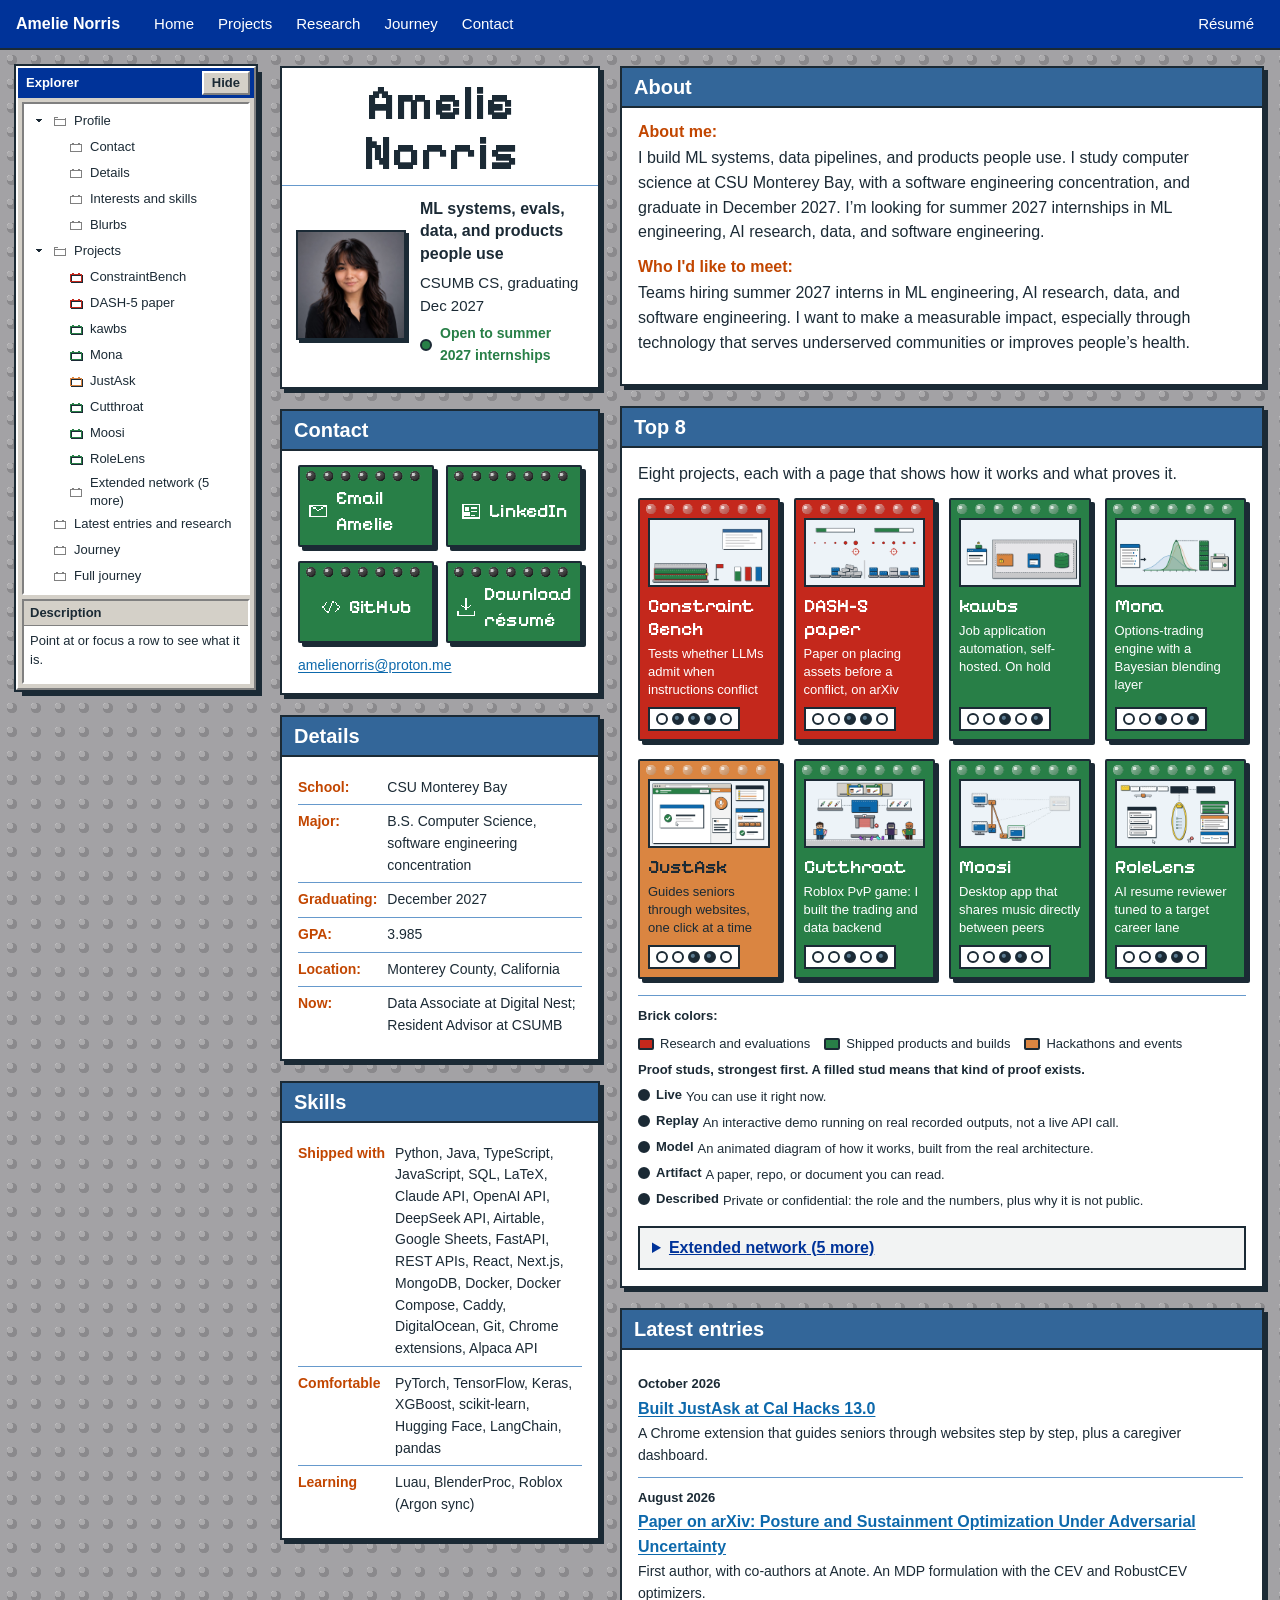
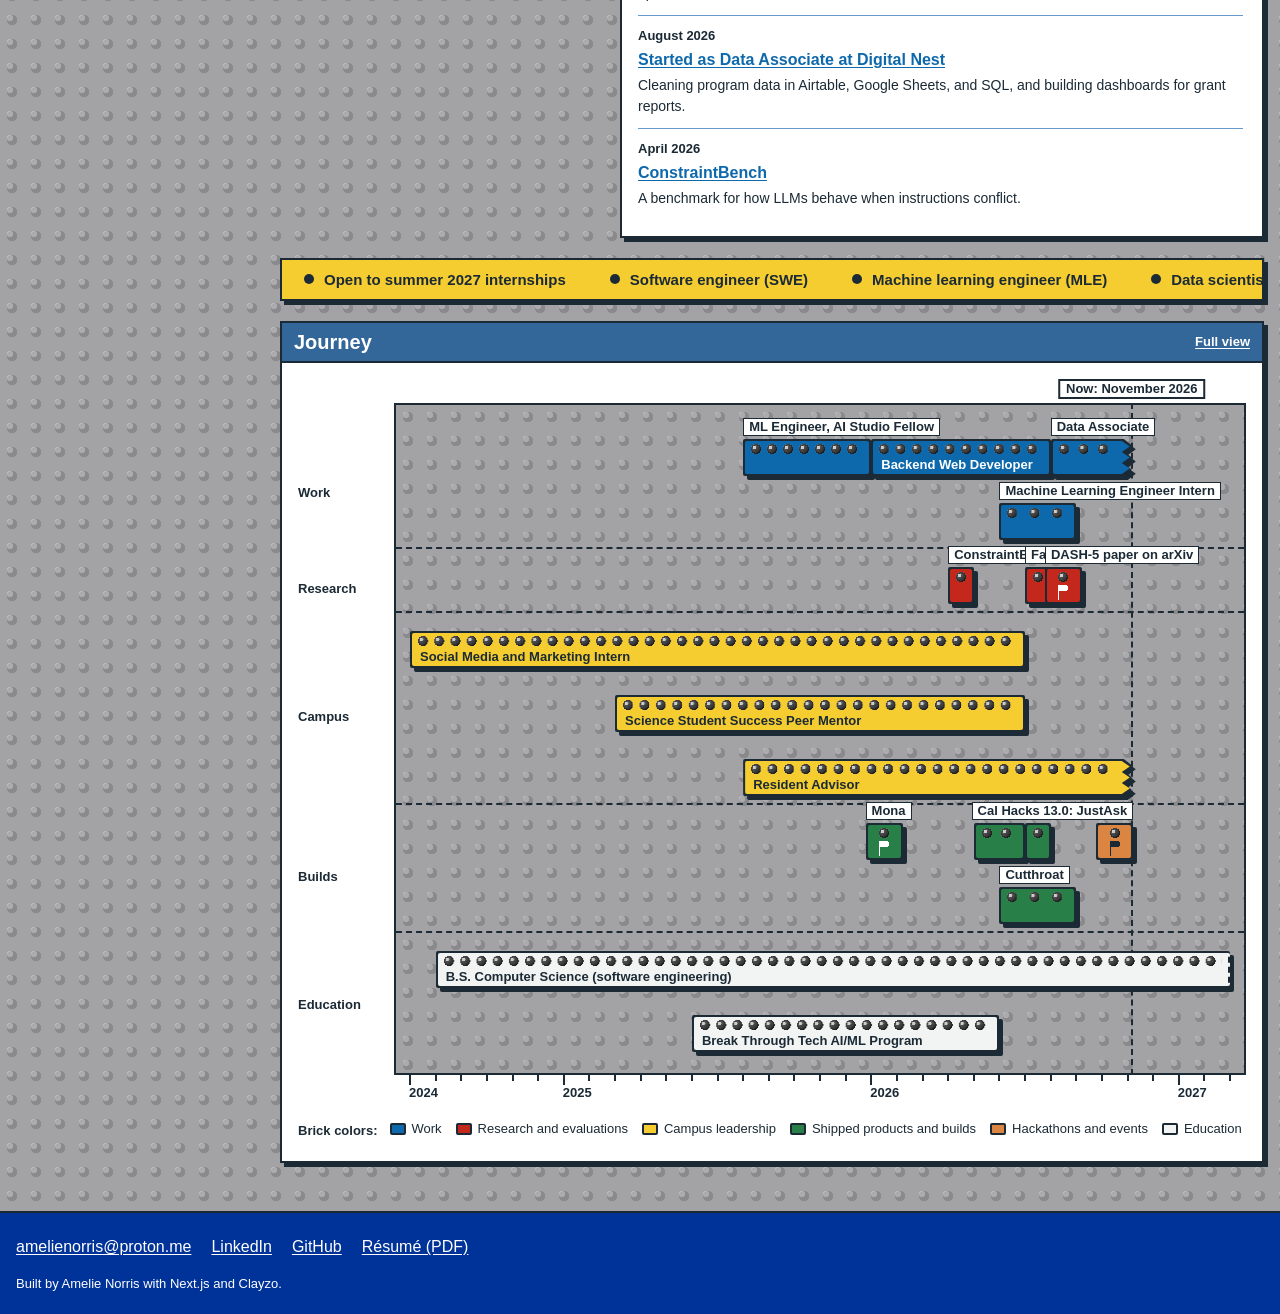
<file: index.html>
<!DOCTYPE html><html lang="en-US" class="BNorjW_variable"><head><meta charSet="utf-8"/><meta name="viewport" content="width=device-width, initial-scale=1"/><link rel="preload" href="/_next/static/media/034111bd5fecc463-s.p.0m75r3fswdwux.woff2" as="font" crossorigin="" type="font/woff2"/><link rel="preload" href="/amelie-headshot.jpg" as="image" fetchPriority="high"/><link rel="stylesheet" href="/_next/static/chunks/2y4-d6axaafzb.css" data-precedence="next"/><link rel="stylesheet" href="/_next/static/chunks/2d0fiwyvo0wap.css" data-precedence="next"/><link rel="preload" as="script" fetchPriority="low" href="/_next/static/chunks/310vm2bl3xxpt.js"/><script src="/_next/static/chunks/1wnov70f88xjy.js" async=""></script><script src="/_next/static/chunks/1e2e66heuz-e0.js" async=""></script><script src="/_next/static/chunks/0c98xzjfks9hq.js" async=""></script><script src="/_next/static/chunks/turbopack-2u1d16houkiyo.js" async=""></script><script src="/_next/static/chunks/21s67f6qi7gc6.js" async=""></script><script src="/_next/static/chunks/3ca4lnae2fz4l.js" async=""></script><meta name="theme-color" content="#003399"/><title>Amelie Norris · ML systems, evals, and data</title><meta name="description" content="Amelie Norris: CS student at CSU Monterey Bay, graduating December 2027. Builds ML systems, evaluations, data pipelines, and products people use. Open to summer 2027 internships."/><meta property="og:title" content="Amelie Norris · ML systems, evals, and data"/><meta property="og:description" content="CS at CSU Monterey Bay, December 2027. Open to summer 2027 internships in ML engineering, AI research, data, and software engineering."/><meta property="og:url" content="https://amelienorris.github.io/"/><meta property="og:image" content="https://amelienorris.github.io/og.png"/><meta property="og:image:width" content="1200"/><meta property="og:image:height" content="630"/><meta property="og:image:alt" content="Amelie Norris, ML systems, evals, and data, built from bricks"/><meta property="og:type" content="website"/><meta name="twitter:card" content="summary_large_image"/><meta name="twitter:title" content="Amelie Norris · ML systems, evals, and data"/><meta name="twitter:description" content="CS at CSU Monterey Bay, December 2027. Open to summer 2027 internships in ML engineering, AI research, data, and software engineering."/><meta name="twitter:image" content="https://amelienorris.github.io/og.png"/><meta name="twitter:image:alt" content="Amelie Norris, ML systems, evals, and data, built from bricks"/><meta name="twitter:image:width" content="1200"/><meta name="twitter:image:height" content="630"/><link rel="icon" href="/favicon.svg"/><meta name="next-size-adjust" content=""/><script>try{if((location.pathname==='/'||location.pathname===""||location.pathname==="/")&&!localStorage.getItem('built')){document.documentElement.dataset.build='1';localStorage.setItem('built','1')}}catch(e){}</script><script src="/_next/static/chunks/0cz1d0mv5g_q7.js" noModule=""></script></head><body><div hidden=""><!--$--><!--/$--></div><a class="skip-link" href="#main">Skip to content</a><header class="dQ673a_bar"><div class="dQ673a_inner"><a class="dQ673a_brand" href="/">Amelie Norris</a><nav aria-label="Main" class="dQ673a_nav"><ul class="dQ673a_links"><li><a href="/">Home</a></li><li><a href="/#projects">Projects</a></li><li><a href="/#research">Research</a></li><li><a href="/journey/">Journey</a></li><li><a href="/#contact">Contact</a></li></ul><ul class="dQ673a_right"><li><a href="/resume.pdf">Résumé</a></li></ul></nav><div class="Q5LJxq_wrap"><button type="button" class="Q5LJxq_toggle" aria-expanded="false" aria-controls="mobile-menu"><span class="Q5LJxq_icon" aria-hidden="true"><svg viewBox="0 0 16 16" width="100%" height="100%" shape-rendering="crispEdges" fill="currentColor" aria-hidden="true"><rect x="1" y="3" width="14" height="2"></rect><rect x="1" y="7" width="14" height="2"></rect><rect x="1" y="11" width="14" height="2"></rect></svg></span>Menu</button></div></div></header><div class="CUj6aG_shell"><aside class="GqU1_a_panel" data-state="auto" data-home="1" aria-label="Explorer"><div class="GqU1_a_titleBar"><span class="GqU1_a_title">Explorer</span><button type="button" class="GqU1_a_collapse" aria-controls="explorer-tree"><span class="GqU1_a_openLabel">Hide</span><span class="GqU1_a_closedLabel">Show</span><span class="visually-hidden"> Explorer</span></button></div><nav id="explorer-tree" class="GqU1_a_body" aria-label="Site map"><ul class="GqU1_a_tree" role="list"><li class="GqU1_a_item"><div class="GqU1_a_row" style="padding-left:4px"><button type="button" class="GqU1_a_caret" aria-expanded="true"><span aria-hidden="true"><svg viewBox="0 0 16 16" width="100%" height="100%" shape-rendering="crispEdges" fill="currentColor" aria-hidden="true"><rect x="3" y="5" width="10" height="1"></rect><rect x="4" y="6" width="8" height="1"></rect><rect x="5" y="7" width="6" height="1"></rect><rect x="6" y="8" width="4" height="1"></rect><rect x="7" y="9" width="2" height="1"></rect></svg></span><span class="visually-hidden">Collapse<!-- --> <!-- -->Profile</span></button><span class="GqU1_a_icon" aria-hidden="true"><svg viewBox="0 0 16 16" width="100%" height="100%" shape-rendering="crispEdges" fill="currentColor" aria-hidden="true"><rect x="1" y="3" width="5" height="1"></rect><rect x="1" y="3" width="1" height="11"></rect><rect x="6" y="4" width="8" height="1"></rect><rect x="14" y="4" width="1" height="10"></rect><rect x="1" y="13" width="14" height="1"></rect><rect x="2" y="6" width="12" height="1"></rect></svg></span><a class="GqU1_a_link" href="/">Profile</a></div><ul class="GqU1_a_tree" role="list"><li class="GqU1_a_item"><div class="GqU1_a_row" style="padding-left:20px"><span class="GqU1_a_caretSpacer"></span><span class="GqU1_a_icon" aria-hidden="true"><svg viewBox="0 0 16 16" width="100%" height="100%" shape-rendering="crispEdges" fill="currentColor" aria-hidden="true"><rect x="3" y="3" width="3" height="2"></rect><rect x="10" y="3" width="3" height="2"></rect><rect x="1" y="5" width="14" height="1"></rect><rect x="1" y="5" width="1" height="9"></rect><rect x="14" y="5" width="1" height="9"></rect><rect x="1" y="13" width="14" height="1"></rect></svg></span><a class="GqU1_a_link" href="/#contact">Contact</a></div></li><li class="GqU1_a_item"><div class="GqU1_a_row" style="padding-left:20px"><span class="GqU1_a_caretSpacer"></span><span class="GqU1_a_icon" aria-hidden="true"><svg viewBox="0 0 16 16" width="100%" height="100%" shape-rendering="crispEdges" fill="currentColor" aria-hidden="true"><rect x="3" y="3" width="3" height="2"></rect><rect x="10" y="3" width="3" height="2"></rect><rect x="1" y="5" width="14" height="1"></rect><rect x="1" y="5" width="1" height="9"></rect><rect x="14" y="5" width="1" height="9"></rect><rect x="1" y="13" width="14" height="1"></rect></svg></span><a class="GqU1_a_link" href="/#details">Details</a></div></li><li class="GqU1_a_item"><div class="GqU1_a_row" style="padding-left:20px"><span class="GqU1_a_caretSpacer"></span><span class="GqU1_a_icon" aria-hidden="true"><svg viewBox="0 0 16 16" width="100%" height="100%" shape-rendering="crispEdges" fill="currentColor" aria-hidden="true"><rect x="3" y="3" width="3" height="2"></rect><rect x="10" y="3" width="3" height="2"></rect><rect x="1" y="5" width="14" height="1"></rect><rect x="1" y="5" width="1" height="9"></rect><rect x="14" y="5" width="1" height="9"></rect><rect x="1" y="13" width="14" height="1"></rect></svg></span><a class="GqU1_a_link" href="/#interests">Interests and skills</a></div></li><li class="GqU1_a_item"><div class="GqU1_a_row" style="padding-left:20px"><span class="GqU1_a_caretSpacer"></span><span class="GqU1_a_icon" aria-hidden="true"><svg viewBox="0 0 16 16" width="100%" height="100%" shape-rendering="crispEdges" fill="currentColor" aria-hidden="true"><rect x="3" y="3" width="3" height="2"></rect><rect x="10" y="3" width="3" height="2"></rect><rect x="1" y="5" width="14" height="1"></rect><rect x="1" y="5" width="1" height="9"></rect><rect x="14" y="5" width="1" height="9"></rect><rect x="1" y="13" width="14" height="1"></rect></svg></span><a class="GqU1_a_link" href="/#blurbs">Blurbs</a></div></li></ul></li><li class="GqU1_a_item"><div class="GqU1_a_row" style="padding-left:4px"><button type="button" class="GqU1_a_caret" aria-expanded="true"><span aria-hidden="true"><svg viewBox="0 0 16 16" width="100%" height="100%" shape-rendering="crispEdges" fill="currentColor" aria-hidden="true"><rect x="3" y="5" width="10" height="1"></rect><rect x="4" y="6" width="8" height="1"></rect><rect x="5" y="7" width="6" height="1"></rect><rect x="6" y="8" width="4" height="1"></rect><rect x="7" y="9" width="2" height="1"></rect></svg></span><span class="visually-hidden">Collapse<!-- --> <!-- -->Projects</span></button><span class="GqU1_a_icon" aria-hidden="true"><svg viewBox="0 0 16 16" width="100%" height="100%" shape-rendering="crispEdges" fill="currentColor" aria-hidden="true"><rect x="1" y="3" width="5" height="1"></rect><rect x="1" y="3" width="1" height="11"></rect><rect x="6" y="4" width="8" height="1"></rect><rect x="14" y="4" width="1" height="10"></rect><rect x="1" y="13" width="14" height="1"></rect><rect x="2" y="6" width="12" height="1"></rect></svg></span><a class="GqU1_a_link" href="/#projects">Projects</a></div><ul class="GqU1_a_tree" role="list"><li class="GqU1_a_item"><div class="GqU1_a_row" style="padding-left:20px"><span class="GqU1_a_caretSpacer"></span><span class="GqU1_a_icon" data-cat="research" aria-hidden="true"><svg viewBox="0 0 16 16" width="100%" height="100%" shape-rendering="crispEdges" fill="currentColor" aria-hidden="true"><rect x="3" y="3" width="3" height="2"></rect><rect x="10" y="3" width="3" height="2"></rect><rect x="1" y="5" width="14" height="1"></rect><rect x="1" y="5" width="1" height="9"></rect><rect x="14" y="5" width="1" height="9"></rect><rect x="1" y="13" width="14" height="1"></rect></svg></span><a class="GqU1_a_link" aria-describedby="_R_2tb_-projectsconstraintbench" href="/projects/constraintbench/">ConstraintBench</a><span id="_R_2tb_-projectsconstraintbench" class="visually-hidden">A benchmark for silent rule-breaking in LLMs</span></div></li><li class="GqU1_a_item"><div class="GqU1_a_row" style="padding-left:20px"><span class="GqU1_a_caretSpacer"></span><span class="GqU1_a_icon" data-cat="research" aria-hidden="true"><svg viewBox="0 0 16 16" width="100%" height="100%" shape-rendering="crispEdges" fill="currentColor" aria-hidden="true"><rect x="3" y="3" width="3" height="2"></rect><rect x="10" y="3" width="3" height="2"></rect><rect x="1" y="5" width="14" height="1"></rect><rect x="1" y="5" width="1" height="9"></rect><rect x="14" y="5" width="1" height="9"></rect><rect x="1" y="13" width="14" height="1"></rect></svg></span><a class="GqU1_a_link" aria-describedby="_R_2tb_-projectsdash5" href="/projects/dash-5/">DASH-5 paper</a><span id="_R_2tb_-projectsdash5" class="visually-hidden">Co-authored arXiv paper on posture planning as an MDP</span></div></li><li class="GqU1_a_item"><div class="GqU1_a_row" style="padding-left:20px"><span class="GqU1_a_caretSpacer"></span><span class="GqU1_a_icon" data-cat="builds" aria-hidden="true"><svg viewBox="0 0 16 16" width="100%" height="100%" shape-rendering="crispEdges" fill="currentColor" aria-hidden="true"><rect x="3" y="3" width="3" height="2"></rect><rect x="10" y="3" width="3" height="2"></rect><rect x="1" y="5" width="14" height="1"></rect><rect x="1" y="5" width="1" height="9"></rect><rect x="14" y="5" width="1" height="9"></rect><rect x="1" y="13" width="14" height="1"></rect></svg></span><a class="GqU1_a_link" aria-describedby="_R_2tb_-projectskawbs" href="/projects/kawbs/">kawbs</a><span id="_R_2tb_-projectskawbs" class="visually-hidden">Job application automation platform on DigitalOcean</span></div></li><li class="GqU1_a_item"><div class="GqU1_a_row" style="padding-left:20px"><span class="GqU1_a_caretSpacer"></span><span class="GqU1_a_icon" data-cat="builds" aria-hidden="true"><svg viewBox="0 0 16 16" width="100%" height="100%" shape-rendering="crispEdges" fill="currentColor" aria-hidden="true"><rect x="3" y="3" width="3" height="2"></rect><rect x="10" y="3" width="3" height="2"></rect><rect x="1" y="5" width="14" height="1"></rect><rect x="1" y="5" width="1" height="9"></rect><rect x="14" y="5" width="1" height="9"></rect><rect x="1" y="13" width="14" height="1"></rect></svg></span><a class="GqU1_a_link" aria-describedby="_R_2tb_-projectsmona" href="/projects/mona/">Mona</a><span id="_R_2tb_-projectsmona" class="visually-hidden">Autonomous options trading on Alpaca with Black-Litterman</span></div></li><li class="GqU1_a_item"><div class="GqU1_a_row" style="padding-left:20px"><span class="GqU1_a_caretSpacer"></span><span class="GqU1_a_icon" data-cat="hackathons" aria-hidden="true"><svg viewBox="0 0 16 16" width="100%" height="100%" shape-rendering="crispEdges" fill="currentColor" aria-hidden="true"><rect x="3" y="3" width="3" height="2"></rect><rect x="10" y="3" width="3" height="2"></rect><rect x="1" y="5" width="14" height="1"></rect><rect x="1" y="5" width="1" height="9"></rect><rect x="14" y="5" width="1" height="9"></rect><rect x="1" y="13" width="14" height="1"></rect></svg></span><a class="GqU1_a_link" aria-describedby="_R_2tb_-projectsjustask" href="/projects/justask/">JustAsk</a><span id="_R_2tb_-projectsjustask" class="visually-hidden">Chrome extension for seniors plus a caregiver dashboard</span></div></li><li class="GqU1_a_item"><div class="GqU1_a_row" style="padding-left:20px"><span class="GqU1_a_caretSpacer"></span><span class="GqU1_a_icon" data-cat="builds" aria-hidden="true"><svg viewBox="0 0 16 16" width="100%" height="100%" shape-rendering="crispEdges" fill="currentColor" aria-hidden="true"><rect x="3" y="3" width="3" height="2"></rect><rect x="10" y="3" width="3" height="2"></rect><rect x="1" y="5" width="14" height="1"></rect><rect x="1" y="5" width="1" height="9"></rect><rect x="14" y="5" width="1" height="9"></rect><rect x="1" y="13" width="14" height="1"></rect></svg></span><a class="GqU1_a_link" aria-describedby="_R_2tb_-projectscutthroat" href="/projects/cutthroat/">Cutthroat</a><span id="_R_2tb_-projectscutthroat" class="visually-hidden">Round-based Roblox PvP game, backend services</span></div></li><li class="GqU1_a_item"><div class="GqU1_a_row" style="padding-left:20px"><span class="GqU1_a_caretSpacer"></span><span class="GqU1_a_icon" data-cat="builds" aria-hidden="true"><svg viewBox="0 0 16 16" width="100%" height="100%" shape-rendering="crispEdges" fill="currentColor" aria-hidden="true"><rect x="3" y="3" width="3" height="2"></rect><rect x="10" y="3" width="3" height="2"></rect><rect x="1" y="5" width="14" height="1"></rect><rect x="1" y="5" width="1" height="9"></rect><rect x="14" y="5" width="1" height="9"></rect><rect x="1" y="13" width="14" height="1"></rect></svg></span><a class="GqU1_a_link" aria-describedby="_R_2tb_-projectsmoosi" href="/projects/moosi/">Moosi</a><span id="_R_2tb_-projectsmoosi" class="visually-hidden">P2P desktop music sharing, audio never touches the server</span></div></li><li class="GqU1_a_item"><div class="GqU1_a_row" style="padding-left:20px"><span class="GqU1_a_caretSpacer"></span><span class="GqU1_a_icon" data-cat="builds" aria-hidden="true"><svg viewBox="0 0 16 16" width="100%" height="100%" shape-rendering="crispEdges" fill="currentColor" aria-hidden="true"><rect x="3" y="3" width="3" height="2"></rect><rect x="10" y="3" width="3" height="2"></rect><rect x="1" y="5" width="14" height="1"></rect><rect x="1" y="5" width="1" height="9"></rect><rect x="14" y="5" width="1" height="9"></rect><rect x="1" y="13" width="14" height="1"></rect></svg></span><a class="GqU1_a_link" aria-describedby="_R_2tb_-projectsrolelens" href="/projects/rolelens/">RoleLens</a><span id="_R_2tb_-projectsrolelens" class="visually-hidden">Reviews resume bullets for SWE, MLE, public sector, or quant</span></div></li><li class="GqU1_a_item"><div class="GqU1_a_row" style="padding-left:20px"><span class="GqU1_a_caretSpacer"></span><span class="GqU1_a_icon" aria-hidden="true"><svg viewBox="0 0 16 16" width="100%" height="100%" shape-rendering="crispEdges" fill="currentColor" aria-hidden="true"><rect x="3" y="3" width="3" height="2"></rect><rect x="10" y="3" width="3" height="2"></rect><rect x="1" y="5" width="14" height="1"></rect><rect x="1" y="5" width="1" height="9"></rect><rect x="14" y="5" width="1" height="9"></rect><rect x="1" y="13" width="14" height="1"></rect></svg></span><a class="GqU1_a_link" href="/#extended">Extended network (5 more)</a></div></li></ul></li><li class="GqU1_a_item"><div class="GqU1_a_row" style="padding-left:4px"><span class="GqU1_a_caretSpacer"></span><span class="GqU1_a_icon" aria-hidden="true"><svg viewBox="0 0 16 16" width="100%" height="100%" shape-rendering="crispEdges" fill="currentColor" aria-hidden="true"><rect x="3" y="3" width="3" height="2"></rect><rect x="10" y="3" width="3" height="2"></rect><rect x="1" y="5" width="14" height="1"></rect><rect x="1" y="5" width="1" height="9"></rect><rect x="14" y="5" width="1" height="9"></rect><rect x="1" y="13" width="14" height="1"></rect></svg></span><a class="GqU1_a_link" href="/#research">Latest entries and research</a></div></li><li class="GqU1_a_item"><div class="GqU1_a_row" style="padding-left:4px"><span class="GqU1_a_caretSpacer"></span><span class="GqU1_a_icon" aria-hidden="true"><svg viewBox="0 0 16 16" width="100%" height="100%" shape-rendering="crispEdges" fill="currentColor" aria-hidden="true"><rect x="3" y="3" width="3" height="2"></rect><rect x="10" y="3" width="3" height="2"></rect><rect x="1" y="5" width="14" height="1"></rect><rect x="1" y="5" width="1" height="9"></rect><rect x="14" y="5" width="1" height="9"></rect><rect x="1" y="13" width="14" height="1"></rect></svg></span><a class="GqU1_a_link" href="/#journey">Journey</a></div></li><li class="GqU1_a_item"><div class="GqU1_a_row" style="padding-left:4px"><span class="GqU1_a_caretSpacer"></span><span class="GqU1_a_icon" aria-hidden="true"><svg viewBox="0 0 16 16" width="100%" height="100%" shape-rendering="crispEdges" fill="currentColor" aria-hidden="true"><rect x="3" y="3" width="3" height="2"></rect><rect x="10" y="3" width="3" height="2"></rect><rect x="1" y="5" width="14" height="1"></rect><rect x="1" y="5" width="1" height="9"></rect><rect x="14" y="5" width="1" height="9"></rect><rect x="1" y="13" width="14" height="1"></rect></svg></span><a class="GqU1_a_link" href="/journey/">Full journey</a></div></li></ul></nav><div class="GqU1_a_props" aria-hidden="true"><div class="GqU1_a_propsHead">Description</div><p class="GqU1_a_propsBody">Point at or focus a row to see what it is.</p></div></aside><div class="CUj6aG_page"><main id="main" class="oe3DtG_home"><div class="oe3DtG_cols"><div class="oe3DtG_left"><div class="oe3DtG_oProfile"><section id="profile" aria-labelledby="name" class="undefined oe3DtG_box" data-build="profile" data-check-anim="hero" data-anim-end="1300"><div class="oe3DtG_profileHead"><h1 id="name" class="oe3DtG_name" data-ten-second="name" data-build="name">Amelie Norris</h1></div><div class="oe3DtG_profileBody"><div class="oe3DtG_avatarWrap" data-build="avatar"><img class="oe3DtG_avatar" src="/amelie-headshot.jpg" alt="Headshot of Amelie Norris" width="240" height="240" decoding="async" fetchPriority="high"/></div><div class="oe3DtG_facts"><p class="oe3DtG_tagline" data-ten-second="desc" data-build="f1">ML systems, evals, data, and products people use</p><p class="oe3DtG_school" data-ten-second="school" data-build="f2">CSUMB CS, graduating Dec 2027</p><p class="oe3DtG_status" data-ten-second="status" data-build="f3"><span class="oe3DtG_dot" aria-hidden="true"></span>Open to summer 2027 internships</p></div></div></section></div><div class="oe3DtG_oContact"><section id="contact" aria-labelledby="contact-title" class="WUf7Da_box"><div class="WUf7Da_head"><h2 id="contact-title" class="WUf7Da_title">Contact</h2></div><div class="WUf7Da_body"><div class="oe3DtG_contactGrid"><a href="mailto:amelienorris@proton.me" data-cat="action" class="_Dv4aq_brick _Dv4aq_press _Dv4aq_display oe3DtG_contactBrick" data-build="c1"><span class="_Dv4aq_icon" aria-hidden="true"><svg viewBox="0 0 16 16" width="100%" height="100%" shape-rendering="crispEdges" fill="currentColor" aria-hidden="true"><rect x="1" y="3" width="14" height="1"></rect><rect x="1" y="12" width="14" height="1"></rect><rect x="1" y="3" width="1" height="10"></rect><rect x="14" y="3" width="1" height="10"></rect><rect x="2" y="4" width="2" height="1"></rect><rect x="4" y="5" width="2" height="1"></rect><rect x="6" y="6" width="1" height="1"></rect><rect x="7" y="7" width="2" height="1"></rect><rect x="9" y="6" width="1" height="1"></rect><rect x="10" y="5" width="2" height="1"></rect><rect x="12" y="4" width="2" height="1"></rect></svg></span><span>Email Amelie</span></a><a href="https://www.linkedin.com/in/amelienorris/" data-cat="action" class="_Dv4aq_brick _Dv4aq_press _Dv4aq_display oe3DtG_contactBrick" rel="noopener noreferrer" data-build="c2"><span class="_Dv4aq_icon" aria-hidden="true"><svg viewBox="0 0 16 16" width="100%" height="100%" shape-rendering="crispEdges" fill="currentColor" aria-hidden="true"><rect x="1" y="2" width="14" height="1"></rect><rect x="1" y="13" width="14" height="1"></rect><rect x="1" y="2" width="1" height="12"></rect><rect x="14" y="2" width="1" height="12"></rect><rect x="3" y="5" width="3" height="3"></rect><rect x="2" y="9" width="5" height="1"></rect><rect x="2" y="10" width="5" height="2"></rect><rect x="8" y="5" width="5" height="1"></rect><rect x="8" y="8" width="5" height="1"></rect><rect x="8" y="11" width="3" height="1"></rect></svg></span><span>LinkedIn</span></a><a href="https://github.com/amelienorris" data-cat="action" class="_Dv4aq_brick _Dv4aq_press _Dv4aq_display oe3DtG_contactBrick" rel="noopener noreferrer" data-build="c3"><span class="_Dv4aq_icon" aria-hidden="true"><svg viewBox="0 0 16 16" width="100%" height="100%" shape-rendering="crispEdges" fill="currentColor" aria-hidden="true"><rect x="4" y="4" width="1" height="1"></rect><rect x="3" y="5" width="1" height="1"></rect><rect x="2" y="6" width="1" height="1"></rect><rect x="1" y="7" width="1" height="2"></rect><rect x="2" y="9" width="1" height="1"></rect><rect x="3" y="10" width="1" height="1"></rect><rect x="4" y="11" width="1" height="1"></rect><rect x="11" y="4" width="1" height="1"></rect><rect x="12" y="5" width="1" height="1"></rect><rect x="13" y="6" width="1" height="1"></rect><rect x="14" y="7" width="1" height="2"></rect><rect x="13" y="9" width="1" height="1"></rect><rect x="12" y="10" width="1" height="1"></rect><rect x="11" y="11" width="1" height="1"></rect><rect x="9" y="3" width="1" height="2"></rect><rect x="8" y="5" width="1" height="2"></rect><rect x="7" y="7" width="1" height="2"></rect><rect x="6" y="9" width="1" height="2"></rect><rect x="5" y="11" width="1" height="2"></rect></svg></span><span>GitHub</span></a><a href="/resume.pdf" data-cat="action" class="_Dv4aq_brick _Dv4aq_press _Dv4aq_display oe3DtG_contactBrick" download="" data-build="c4"><span class="_Dv4aq_icon" aria-hidden="true"><svg viewBox="0 0 16 16" width="100%" height="100%" shape-rendering="crispEdges" fill="currentColor" aria-hidden="true"><rect x="7" y="1" width="2" height="8"></rect><rect x="5" y="7" width="1" height="1"></rect><rect x="4" y="6" width="1" height="1"></rect><rect x="10" y="7" width="1" height="1"></rect><rect x="11" y="6" width="1" height="1"></rect><rect x="6" y="8" width="1" height="1"></rect><rect x="9" y="8" width="1" height="1"></rect><rect x="7" y="9" width="2" height="1"></rect><rect x="1" y="11" width="1" height="4"></rect><rect x="14" y="11" width="1" height="4"></rect><rect x="1" y="14" width="14" height="1"></rect></svg></span><span>Download résumé</span></a></div><p class="oe3DtG_contactLine"><a href="mailto:amelienorris@proton.me">amelienorris@proton.me</a></p></div></section></div><div class="oe3DtG_oDetails"><section id="details" aria-labelledby="details-title" class="WUf7Da_box"><div class="WUf7Da_head"><h2 id="details-title" class="WUf7Da_title">Details</h2></div><div class="WUf7Da_body"><table class="oe3DtG_details"><tbody><tr><th scope="row">School<!-- -->:</th><td>CSU Monterey Bay</td></tr><tr><th scope="row">Major<!-- -->:</th><td>B.S. Computer Science, software engineering concentration</td></tr><tr><th scope="row">Graduating<!-- -->:</th><td>December 2027</td></tr><tr><th scope="row">GPA<!-- -->:</th><td>3.985</td></tr><tr><th scope="row">Location<!-- -->:</th><td>Monterey County, California</td></tr><tr><th scope="row">Now<!-- -->:</th><td>Data Associate at Digital Nest; Resident Advisor at CSUMB</td></tr></tbody></table></div></section></div><div class="oe3DtG_oInterests"><section id="interests" aria-labelledby="interests-title" class="WUf7Da_box"><div class="WUf7Da_head"><h2 id="interests-title" class="WUf7Da_title">Skills</h2></div><div class="WUf7Da_body"><table class="oe3DtG_skills"><caption class="visually-hidden">Tools Amelie uses, by how well she knows them</caption><tbody><tr><th scope="row">Shipped with</th><td>Python, Java, TypeScript, JavaScript, SQL, LaTeX, Claude API, OpenAI API, DeepSeek API, Airtable, Google Sheets, FastAPI, REST APIs, React, Next.js, MongoDB, Docker, Docker Compose, Caddy, DigitalOcean, Git, Chrome extensions, Alpaca API</td></tr><tr><th scope="row">Comfortable</th><td>PyTorch, TensorFlow, Keras, XGBoost, scikit-learn, Hugging Face, LangChain, pandas</td></tr><tr><th scope="row">Learning</th><td>Luau, BlenderProc, Roblox (Argon sync)</td></tr></tbody></table></div></section></div></div><div class="oe3DtG_right"><div class="oe3DtG_oBlurbs"><section id="blurbs" aria-labelledby="blurbs-title" class="WUf7Da_box"><div class="WUf7Da_head"><h2 id="blurbs-title" class="WUf7Da_title">About</h2></div><div class="WUf7Da_body"><h3 class="oe3DtG_blurbHead">About me:</h3><p>I build ML systems, data pipelines, and products people use. I study computer science at CSU Monterey Bay, with a software engineering concentration, and graduate in December 2027. I’m looking for summer 2027 internships in ML engineering, AI research, data, and software engineering.</p><h3 class="oe3DtG_blurbHead">Who I&#x27;d like to meet:</h3><p>Teams hiring summer 2027 interns in ML engineering, AI research, data, and software engineering. I want to make a measurable impact, especially through technology that serves underserved communities or improves people’s health.</p></div></section></div><div class="oe3DtG_oTop8"><section id="projects" aria-labelledby="projects-title" class="WUf7Da_box"><div class="WUf7Da_head"><h2 id="projects-title" class="WUf7Da_title">Top 8</h2></div><div class="WUf7Da_body"><p class="Swlklq_intro">Eight projects, each with a page that shows how it works and what proves it.</p><ol class="Swlklq_grid"><li><a class="Swlklq_tile" data-cat="research" href="/projects/constraintbench/"><span class="Swlklq_studs" aria-hidden="true"></span><span class="Swlklq_pic" aria-hidden="true"><img src="/models/constraintbench.poster.webp" alt="" width="320" height="180" loading="lazy" decoding="async"/></span><span class="Swlklq_tileName"><span>Constraint</span><span><wbr/>Bench</span></span><span class="Swlklq_tileLine">Tests whether LLMs admit when instructions conflict</span><span class="Swlklq_tileProof"><span class="_pj32W_wrap" data-size="sm"><span class="_pj32W_row" role="img" aria-label="Proof available: Replay, Model, Artifact" title="Proof available: Replay, Model, Artifact"><span class="_pj32W_stud" data-on="0"></span><span class="_pj32W_stud" data-on="1"></span><span class="_pj32W_stud" data-on="1"></span><span class="_pj32W_stud" data-on="1"></span><span class="_pj32W_stud" data-on="0"></span></span></span></span></a></li><li><a class="Swlklq_tile" data-cat="research" href="/projects/dash-5/"><span class="Swlklq_studs" aria-hidden="true"></span><span class="Swlklq_pic" aria-hidden="true"><img src="/models/dash-5.poster.webp" alt="" width="320" height="180" loading="lazy" decoding="async"/></span><span class="Swlklq_tileName"><span>DASH-5 paper</span></span><span class="Swlklq_tileLine">Paper on placing assets before a conflict, on arXiv</span><span class="Swlklq_tileProof"><span class="_pj32W_wrap" data-size="sm"><span class="_pj32W_row" role="img" aria-label="Proof available: Model, Artifact" title="Proof available: Model, Artifact"><span class="_pj32W_stud" data-on="0"></span><span class="_pj32W_stud" data-on="0"></span><span class="_pj32W_stud" data-on="1"></span><span class="_pj32W_stud" data-on="1"></span><span class="_pj32W_stud" data-on="0"></span></span></span></span></a></li><li><a class="Swlklq_tile" data-cat="builds" href="/projects/kawbs/"><span class="Swlklq_studs" aria-hidden="true"></span><span class="Swlklq_pic" aria-hidden="true"><img src="/models/kawbs.poster.webp" alt="" width="320" height="180" loading="lazy" decoding="async"/></span><span class="Swlklq_tileName"><span>kawbs</span></span><span class="Swlklq_tileLine">Job application automation, self-hosted. On hold</span><span class="Swlklq_tileProof"><span class="_pj32W_wrap" data-size="sm"><span class="_pj32W_row" role="img" aria-label="Proof available: Model, Described" title="Proof available: Model, Described"><span class="_pj32W_stud" data-on="0"></span><span class="_pj32W_stud" data-on="0"></span><span class="_pj32W_stud" data-on="1"></span><span class="_pj32W_stud" data-on="0"></span><span class="_pj32W_stud" data-on="1"></span></span></span></span></a></li><li><a class="Swlklq_tile" data-cat="builds" href="/projects/mona/"><span class="Swlklq_studs" aria-hidden="true"></span><span class="Swlklq_pic" aria-hidden="true"><img src="/models/mona.poster.webp" alt="" width="320" height="180" loading="lazy" decoding="async"/></span><span class="Swlklq_tileName"><span>Mona</span></span><span class="Swlklq_tileLine">Options-trading engine with a Bayesian blending layer</span><span class="Swlklq_tileProof"><span class="_pj32W_wrap" data-size="sm"><span class="_pj32W_row" role="img" aria-label="Proof available: Model, Described" title="Proof available: Model, Described"><span class="_pj32W_stud" data-on="0"></span><span class="_pj32W_stud" data-on="0"></span><span class="_pj32W_stud" data-on="1"></span><span class="_pj32W_stud" data-on="0"></span><span class="_pj32W_stud" data-on="1"></span></span></span></span></a></li><li><a class="Swlklq_tile" data-cat="hackathons" href="/projects/justask/"><span class="Swlklq_studs" aria-hidden="true"></span><span class="Swlklq_pic" aria-hidden="true"><img src="/models/justask.poster.webp" alt="" width="320" height="180" loading="lazy" decoding="async"/></span><span class="Swlklq_tileName"><span>Just</span><span><wbr/>Ask</span></span><span class="Swlklq_tileLine">Guides seniors through websites, one click at a time</span><span class="Swlklq_tileProof"><span class="_pj32W_wrap" data-size="sm"><span class="_pj32W_row" role="img" aria-label="Proof available: Model, Artifact" title="Proof available: Model, Artifact"><span class="_pj32W_stud" data-on="0"></span><span class="_pj32W_stud" data-on="0"></span><span class="_pj32W_stud" data-on="1"></span><span class="_pj32W_stud" data-on="1"></span><span class="_pj32W_stud" data-on="0"></span></span></span></span></a></li><li><a class="Swlklq_tile" data-cat="builds" href="/projects/cutthroat/"><span class="Swlklq_studs" aria-hidden="true"></span><span class="Swlklq_pic" aria-hidden="true"><img src="/models/cutthroat.poster.webp" alt="" width="320" height="180" loading="lazy" decoding="async"/></span><span class="Swlklq_tileName"><span>Cutthroat</span></span><span class="Swlklq_tileLine">Roblox PvP game: I built the trading and data backend</span><span class="Swlklq_tileProof"><span class="_pj32W_wrap" data-size="sm"><span class="_pj32W_row" role="img" aria-label="Proof available: Model, Described" title="Proof available: Model, Described"><span class="_pj32W_stud" data-on="0"></span><span class="_pj32W_stud" data-on="0"></span><span class="_pj32W_stud" data-on="1"></span><span class="_pj32W_stud" data-on="0"></span><span class="_pj32W_stud" data-on="1"></span></span></span></span></a></li><li><a class="Swlklq_tile" data-cat="builds" href="/projects/moosi/"><span class="Swlklq_studs" aria-hidden="true"></span><span class="Swlklq_pic" aria-hidden="true"><img src="/models/moosi.poster.webp" alt="" width="320" height="180" loading="lazy" decoding="async"/></span><span class="Swlklq_tileName"><span>Moosi</span></span><span class="Swlklq_tileLine">Desktop app that shares music directly between peers</span><span class="Swlklq_tileProof"><span class="_pj32W_wrap" data-size="sm"><span class="_pj32W_row" role="img" aria-label="Proof available: Model, Artifact" title="Proof available: Model, Artifact"><span class="_pj32W_stud" data-on="0"></span><span class="_pj32W_stud" data-on="0"></span><span class="_pj32W_stud" data-on="1"></span><span class="_pj32W_stud" data-on="1"></span><span class="_pj32W_stud" data-on="0"></span></span></span></span></a></li><li><a class="Swlklq_tile" data-cat="builds" href="/projects/rolelens/"><span class="Swlklq_studs" aria-hidden="true"></span><span class="Swlklq_pic" aria-hidden="true"><img src="/models/rolelens.poster.webp" alt="" width="320" height="180" loading="lazy" decoding="async"/></span><span class="Swlklq_tileName"><span>Role</span><span><wbr/>Lens</span></span><span class="Swlklq_tileLine">AI resume reviewer tuned to a target career lane</span><span class="Swlklq_tileProof"><span class="_pj32W_wrap" data-size="sm"><span class="_pj32W_row" role="img" aria-label="Proof available: Model, Artifact" title="Proof available: Model, Artifact"><span class="_pj32W_stud" data-on="0"></span><span class="_pj32W_stud" data-on="0"></span><span class="_pj32W_stud" data-on="1"></span><span class="_pj32W_stud" data-on="1"></span><span class="_pj32W_stud" data-on="0"></span></span></span></span></a></li></ol><div class="Swlklq_legends"><div class="a9JVTG_legend"><span class="a9JVTG_legendTitle">Brick colors<!-- -->:</span><ul class="a9JVTG_items"><li class="a9JVTG_item"><span class="a9JVTG_swatch" data-cat="research" aria-hidden="true"></span>Research and evaluations</li><li class="a9JVTG_item"><span class="a9JVTG_swatch" data-cat="builds" aria-hidden="true"></span>Shipped products and builds</li><li class="a9JVTG_item"><span class="a9JVTG_swatch" data-cat="hackathons" aria-hidden="true"></span>Hackathons and events</li></ul></div><div id="proof-key" class="Swlklq_proofKey"><div class="a9JVTG_proof"><p class="a9JVTG_legendTitle">Proof studs, strongest first. A filled stud means that kind of proof exists.</p><dl class="a9JVTG_dlCompact"><div class="a9JVTG_row"><dt><span class="a9JVTG_studOn" aria-hidden="true"></span> <!-- -->Live</dt><dd>You can use it right now.</dd></div><div class="a9JVTG_row"><dt><span class="a9JVTG_studOn" aria-hidden="true"></span> <!-- -->Replay</dt><dd>An interactive demo running on real recorded outputs, not a live API call.</dd></div><div class="a9JVTG_row"><dt><span class="a9JVTG_studOn" aria-hidden="true"></span> <!-- -->Model</dt><dd>An animated diagram of how it works, built from the real architecture.</dd></div><div class="a9JVTG_row"><dt><span class="a9JVTG_studOn" aria-hidden="true"></span> <!-- -->Artifact</dt><dd>A paper, repo, or document you can read.</dd></div><div class="a9JVTG_row"><dt><span class="a9JVTG_studOn" aria-hidden="true"></span> <!-- -->Described</dt><dd>Private or confidential: the role and the numbers, plus why it is not public.</dd></div></dl></div></div></div><details id="extended" class="Swlklq_extended"><summary class="Swlklq_summary">Extended network<!-- --> (<!-- -->5<!-- --> more)</summary><ul class="Swlklq_extList"><li class="Swlklq_extItem" data-cat="builds"><span class="Swlklq_extSwatch" aria-hidden="true"></span><div class="Swlklq_extBody"><h3 class="Swlklq_extName">Draculog</h3><p class="Swlklq_extLine">Contributed CO2-estimator bug fixes and improvements to existing tools and evaluation metrics under Dr. Gross. Helped turn the work into learning materials and visualizations for the CSUMB data structures course.</p><p class="Swlklq_extMeta"><span class="_pj32W_wrap" data-size="sm"><span class="_pj32W_row" role="img" aria-label="Proof available: Described" title="Proof available: Described"><span class="_pj32W_stud" data-on="0"></span><span class="_pj32W_stud" data-on="0"></span><span class="_pj32W_stud" data-on="0"></span><span class="_pj32W_stud" data-on="0"></span><span class="_pj32W_stud" data-on="1"></span></span><span class="_pj32W_names">Described</span></span><span class="Swlklq_reason">Project repositories are private.</span></p></div></li><li class="Swlklq_extItem" data-cat="research"><span class="Swlklq_extSwatch" aria-hidden="true"></span><div class="Swlklq_extBody"><h3 class="Swlklq_extName">Faultbench</h3><p class="Swlklq_extLine">An adversarial evaluation-set generator for tool-calling AI agents. Hand-written seed cases are expanded by an LLM, checked by a deterministic validator, then run against real agents and graded, to surface failures that standard benchmarks miss: malformed tool returns, prompt injection, distractor tools, ordering violations, conflicting instructions, and cost or loop traps.</p><p class="Swlklq_extMeta"><span class="_pj32W_wrap" data-size="sm"><span class="_pj32W_row" role="img" aria-label="Proof available: Described" title="Proof available: Described"><span class="_pj32W_stud" data-on="0"></span><span class="_pj32W_stud" data-on="0"></span><span class="_pj32W_stud" data-on="0"></span><span class="_pj32W_stud" data-on="0"></span><span class="_pj32W_stud" data-on="1"></span></span><span class="_pj32W_names">Described</span></span><a href="/projects/faultbench/">Read the project brief</a><span class="Swlklq_reason">It is early and pre-release, so the repo stays private until the benchmark is stable.</span></p></div></li><li class="Swlklq_extItem" data-cat="builds"><span class="Swlklq_extSwatch" aria-hidden="true"></span><div class="Swlklq_extBody"><h3 class="Swlklq_extName">Chiikawa Task Pals (CST338)</h3><p class="Swlklq_extLine">A Chiikawa-themed JavaFX desktop app where users register, log personal tasks and milestones, and track focused work sessions.</p><p class="Swlklq_extMeta"><span class="_pj32W_wrap" data-size="sm"><span class="_pj32W_row" role="img" aria-label="Proof available: Artifact" title="Proof available: Artifact"><span class="_pj32W_stud" data-on="0"></span><span class="_pj32W_stud" data-on="0"></span><span class="_pj32W_stud" data-on="0"></span><span class="_pj32W_stud" data-on="1"></span><span class="_pj32W_stud" data-on="0"></span></span><span class="_pj32W_names">Artifact</span></span><a href="https://github.com/amelienorris/CST338-JavaFX-Final-Project" rel="noopener noreferrer">View source</a></p></div></li><li class="Swlklq_extItem" data-cat="research"><span class="Swlklq_extSwatch" aria-hidden="true"></span><div class="Swlklq_extBody"><h3 class="Swlklq_extName">Anote synthetic data</h3><p class="Swlklq_extLine">Contributed research, quality metrics, QA testing, and BlenderProc bug fixes to an Anote team building synthetic computer-vision datasets.</p><p class="Swlklq_extMeta"><span class="_pj32W_wrap" data-size="sm"><span class="_pj32W_row" role="img" aria-label="Proof available: Described" title="Proof available: Described"><span class="_pj32W_stud" data-on="0"></span><span class="_pj32W_stud" data-on="0"></span><span class="_pj32W_stud" data-on="0"></span><span class="_pj32W_stud" data-on="0"></span><span class="_pj32W_stud" data-on="1"></span></span><span class="_pj32W_names">Described</span></span><span class="Swlklq_reason">The datasets and pipeline belong to Anote.</span></p></div></li><li class="Swlklq_extItem" data-cat="work"><span class="Swlklq_extSwatch" aria-hidden="true"></span><div class="Swlklq_extBody"><h3 class="Swlklq_extName">Digital Nest data work</h3><p class="Swlklq_extLine">Cleans and deduplicates program data in Airtable and SQL, keeps records consistent, and builds the reports and charts that go into grant annual reports.</p><p class="Swlklq_extMeta"><span class="_pj32W_wrap" data-size="sm"><span class="_pj32W_row" role="img" aria-label="Proof available: Described" title="Proof available: Described"><span class="_pj32W_stud" data-on="0"></span><span class="_pj32W_stud" data-on="0"></span><span class="_pj32W_stud" data-on="0"></span><span class="_pj32W_stud" data-on="0"></span><span class="_pj32W_stud" data-on="1"></span></span><span class="_pj32W_names">Described</span></span><span class="Swlklq_reason">Program records belong to Digital Nest and the people in them.</span></p></div></li></ul></details></div></section></div><div class="oe3DtG_oLatest"><section id="research" aria-labelledby="research-title" class="WUf7Da_box"><div class="WUf7Da_head"><h2 id="research-title" class="WUf7Da_title">Latest entries</h2></div><div class="WUf7Da_body"><ul class="oe3DtG_entries"><li class="oe3DtG_entry"><span class="oe3DtG_entryDate">October 2026</span><span class="oe3DtG_entryTitle"><a href="/projects/justask/">Built JustAsk at Cal Hacks 13.0</a></span><span class="oe3DtG_entryLine">A Chrome extension that guides seniors through websites step by step, plus a caregiver dashboard.</span></li><li class="oe3DtG_entry"><span class="oe3DtG_entryDate">August 2026</span><span class="oe3DtG_entryTitle"><a href="/projects/dash-5/">Paper on arXiv: Posture and Sustainment Optimization Under Adversarial Uncertainty</a></span><span class="oe3DtG_entryLine">First author, with co-authors at Anote. An MDP formulation with the CEV and RobustCEV optimizers.</span></li><li class="oe3DtG_entry"><span class="oe3DtG_entryDate">August 2026</span><span class="oe3DtG_entryTitle"><a href="/journey/">Started as Data Associate at Digital Nest</a></span><span class="oe3DtG_entryLine">Cleaning program data in Airtable, Google Sheets, and SQL, and building dashboards for grant reports.</span></li><li class="oe3DtG_entry"><span class="oe3DtG_entryDate">April 2026</span><span class="oe3DtG_entryTitle"><a href="/projects/constraintbench/">ConstraintBench</a></span><span class="oe3DtG_entryLine">A benchmark for how LLMs behave when instructions conflict.</span></li></ul></div></section></div></div><div class="oe3DtG_full"><div class="oe3DtG_oMarquee"><div class="oe3DtG_marquee" tabindex="0" aria-label="Open to summer 2027 internships in these roles: Software engineer (SWE), Machine learning engineer (MLE), Data scientist, AI research intern, Data engineer, Data analyst, Backend engineer, Full-stack engineer" role="region"><div class="oe3DtG_marqueeTrack" aria-hidden="true"><span class="oe3DtG_marqueeGroup"><span class="oe3DtG_marqueeItem"><span class="oe3DtG_marqueeStud"></span>Open to summer 2027 internships</span><span class="oe3DtG_marqueeItem"><span class="oe3DtG_marqueeStud"></span>Software engineer (SWE)</span><span class="oe3DtG_marqueeItem"><span class="oe3DtG_marqueeStud"></span>Machine learning engineer (MLE)</span><span class="oe3DtG_marqueeItem"><span class="oe3DtG_marqueeStud"></span>Data scientist</span><span class="oe3DtG_marqueeItem"><span class="oe3DtG_marqueeStud"></span>AI research intern</span><span class="oe3DtG_marqueeItem"><span class="oe3DtG_marqueeStud"></span>Data engineer</span><span class="oe3DtG_marqueeItem"><span class="oe3DtG_marqueeStud"></span>Data analyst</span><span class="oe3DtG_marqueeItem"><span class="oe3DtG_marqueeStud"></span>Backend engineer</span><span class="oe3DtG_marqueeItem"><span class="oe3DtG_marqueeStud"></span>Full-stack engineer</span></span><span class="oe3DtG_marqueeGroup"><span class="oe3DtG_marqueeItem"><span class="oe3DtG_marqueeStud"></span>Open to summer 2027 internships</span><span class="oe3DtG_marqueeItem"><span class="oe3DtG_marqueeStud"></span>Software engineer (SWE)</span><span class="oe3DtG_marqueeItem"><span class="oe3DtG_marqueeStud"></span>Machine learning engineer (MLE)</span><span class="oe3DtG_marqueeItem"><span class="oe3DtG_marqueeStud"></span>Data scientist</span><span class="oe3DtG_marqueeItem"><span class="oe3DtG_marqueeStud"></span>AI research intern</span><span class="oe3DtG_marqueeItem"><span class="oe3DtG_marqueeStud"></span>Data engineer</span><span class="oe3DtG_marqueeItem"><span class="oe3DtG_marqueeStud"></span>Data analyst</span><span class="oe3DtG_marqueeItem"><span class="oe3DtG_marqueeStud"></span>Backend engineer</span><span class="oe3DtG_marqueeItem"><span class="oe3DtG_marqueeStud"></span>Full-stack engineer</span></span></div></div></div><div class="oe3DtG_oJourney"><section id="journey" aria-labelledby="journey-title" class="WUf7Da_box"><div class="WUf7Da_head"><h2 id="journey-title" class="WUf7Da_title">Journey</h2><div class="WUf7Da_aside"><a class="lkUJpG_fullLink" href="/journey/">Full view</a></div></div><div class="WUf7Da_body"><div class="lkUJpG_timeline" data-size="compact"><div class="visually-hidden lkUJpG_srList"><p>Timeline in date order, earliest first. An interactive chart of the same entries follows.</p><ol><li>Campus<!-- -->: <!-- -->Social Media and Marketing Intern<!-- -->, <!-- -->Otter Student Union, CSUMB<!-- -->. <!-- -->July 2024 to June 2026<!-- -->.<span> <!-- -->Produced brand-consistent social content and contributed to 50% follower growth over the two-year role<!-- -->.</span><span> <!-- -->Created training and onboarding decks for design, marketing communications, photo/video, and social media<!-- -->.</span><span> <!-- -->Coordinated campus marketing campaigns and tracked work in Notion<!-- -->.</span></li><li>Education<!-- -->: <!-- -->B.S. Computer Science (software engineering)<!-- -->, <!-- -->CSU Monterey Bay<!-- -->. <!-- -->August 2024 to December 2027 (expected)<!-- -->.<!-- --> <!-- -->Monterey, CA<!-- -->.<span> <!-- -->3.985 GPA<!-- -->.</span><span> <!-- -->Coursework: algorithms, data structures, data science, database systems, discrete math, linear algebra, automata theory<!-- -->.</span><span> <!-- -->Expected graduation December 2027<!-- -->.</span></li><li>Campus<!-- -->: <!-- -->Science Student Success Peer Mentor<!-- -->, <!-- -->CSUMB<!-- -->. <!-- -->March 2025 to June 2026<!-- -->.<span> <!-- -->Mentor STEM students on coursework and career pathways<!-- -->.</span></li><li>Education<!-- -->: <!-- -->Break Through Tech AI/ML Program<!-- -->, <!-- -->Cornell Tech<!-- -->. <!-- -->June 2025 to May 2026<!-- -->.<span> <!-- -->Machine learning fellowship: supervised learning, feature engineering, evaluation metrics, responsible AI<!-- -->.</span></li><li>Work<!-- -->: <!-- -->ML Engineer, AI Studio Fellow<!-- -->, <!-- -->Anote, Inc.<!-- -->. <!-- -->August 2025 to December 2025<!-- -->.<!-- --> <!-- -->Remote<!-- -->.<span> <!-- -->Researched synthetic-data quality and evaluation metrics<!-- -->.</span><span> <!-- -->QA testing and BlenderProc bug fixes on a team generating labeled computer-vision datasets<!-- -->.</span></li><li>Campus<!-- -->: <!-- -->Resident Advisor<!-- -->, <!-- -->Student Housing and Residential Life, CSUMB<!-- -->. <!-- -->August 2025 to present<!-- -->.<span> <!-- -->Support a residential community with strict confidentiality and discretion<!-- -->.</span><span> <!-- -->RA on duty during on-call shifts, supporting students in emergencies<!-- -->.</span></li><li>Work<!-- -->: <!-- -->Backend Web Developer<!-- -->, <!-- -->Claimzee<!-- -->. <!-- -->January 2026 to July 2026<!-- -->.<!-- --> <!-- -->Marina, CA<!-- -->.<span> <!-- -->Built API routes and server-side logic in Next.js and TypeScript for a production web app<!-- -->.</span><span> <!-- -->Helped secure the payment structure and fixed bugs found in QA before launch<!-- -->.</span></li><li>Builds<!-- -->: <!-- -->Mona<!-- -->, <!-- -->Independent<!-- -->. <!-- -->January 2026<!-- -->.<span> <!-- -->Options-trading engine on the Alpaca API with a Bayesian Black-Litterman layer<!-- -->.</span><span> <!-- -->Paper-trading execution with rule-based risk management<!-- -->.</span><span> <!-- -->Paper-trading run completed; engine no longer running<!-- -->.</span></li><li>Research<!-- -->: <!-- -->ConstraintBench<!-- -->, <!-- -->Independent<!-- -->. <!-- -->April 2026 to April 2026<!-- -->.<span> <!-- -->Benchmark for LLM instruction-following under conflicting constraints<!-- -->.</span></li><li>Builds<!-- -->: <!-- -->Moosi<!-- -->, <!-- -->Independent<!-- -->. <!-- -->May 2026 to June 2026<!-- -->.<span> <!-- -->P2P desktop music-sharing app<!-- -->.</span></li><li>Work<!-- -->: <!-- -->Machine Learning Engineer Intern<!-- -->, <!-- -->Anote, Inc.<!-- -->. <!-- -->June 2026 to August 2026<!-- -->.<!-- --> <!-- -->Remote<!-- -->.<span> <!-- -->Extended Python synthetic-data pipelines and built and evaluated LLM agent workflows<!-- -->.</span><span> <!-- -->Conducted applied AI research during the internship: first author on the posture and sustainment optimization paper; designed experiments and evaluation<!-- -->.</span><span> <!-- -->Wrote technical whitepapers and proposals for DoD opportunities<!-- -->.</span></li><li>Builds<!-- -->: <!-- -->Cutthroat<!-- -->, <!-- -->Game development team<!-- -->. <!-- -->June 2026 to August 2026<!-- -->.<span> <!-- -->Backend services for a round-based Roblox PvP game<!-- -->.</span><span> <!-- -->Development paused<!-- -->.</span></li><li>Research<!-- -->: <!-- -->Faultbench<!-- -->, <!-- -->Independent<!-- -->. <!-- -->July 2026 to July 2026<!-- -->.<span> <!-- -->Adversarial evaluation-set generator for tool-calling AI agents<!-- -->.</span></li><li>Builds<!-- -->: <!-- -->kawbs<!-- -->, <!-- -->Independent<!-- -->. <!-- -->July 2026 to July 2026<!-- -->.<span> <!-- -->Job application automation platform, self-hosted on DigitalOcean<!-- -->.</span><span> <!-- -->On hold<!-- -->.</span></li><li>Work<!-- -->: <!-- -->Data Associate<!-- -->, <!-- -->Digital Nest<!-- -->. <!-- -->August 2026 to present<!-- -->.<!-- --> <!-- -->Salinas, CA<!-- -->.<span> <!-- -->Optimize data workflows in Airtable and Google Sheets, cleaning records to keep data integrity<!-- -->.</span><span> <!-- -->Reorganize data structures with SQL and build dashboards for program reporting and annual grant reports<!-- -->.</span></li><li>Research<!-- -->: <!-- -->DASH-5 paper on arXiv<!-- -->, <!-- -->Anote<!-- -->. <!-- -->August 2026<!-- -->.<span> <!-- -->First author<!-- -->.</span><span> <!-- -->Posture and Sustainment Optimization Under Adversarial Uncertainty (arXiv:2608.05256)<!-- -->.</span></li><li>Builds<!-- -->: <!-- -->Cal Hacks 13.0: JustAsk<!-- -->, <!-- -->UC Berkeley<!-- -->. <!-- -->October 2026<!-- -->.<span> <!-- -->Chrome extension for seniors + caregiver dashboard<!-- -->.</span></li></ol></div><div class="lkUJpG_desktop"><div class="lkUJpG_chart" data-size="compact" style="--rows:10;--step:55ms;--drop:520ms"><div class="lkUJpG_nowRow" aria-hidden="true"><span class="lkUJpG_nowLabel" style="left:88.02083333333334%">Now: <!-- -->November 2026</span></div><div class="lkUJpG_body"><div class="lkUJpG_laneLabels" aria-hidden="true"><span class="lkUJpG_laneLabel" style="--n:2">Work</span><span class="lkUJpG_laneLabel" style="--n:1">Research</span><span class="lkUJpG_laneLabel" style="--n:3">Campus</span><span class="lkUJpG_laneLabel" style="--n:2">Builds</span><span class="lkUJpG_laneLabel" style="--n:2">Education</span></div><div class="lkUJpG_strip"><div class="lkUJpG_plot"><span class="lkUJpG_band" aria-hidden="true" style="--first:0;--n:2"></span><span class="lkUJpG_band" aria-hidden="true" style="--first:2;--n:1"></span><span class="lkUJpG_band" aria-hidden="true" style="--first:3;--n:3"></span><span class="lkUJpG_band" aria-hidden="true" style="--first:6;--n:2"></span><span class="lkUJpG_band" aria-hidden="true" style="--first:8;--n:2"></span><span class="lkUJpG_nowLine" aria-hidden="true" style="left:88.02083333333334%"></span><div class="lkUJpG_layer" data-anim="wait" data-check-anim="timeline" data-anim-end="1600" role="group" aria-label="Timeline chart. Each brick is a button that opens its details."><div data-slot="osu" class="lkUJpG_slot" data-kind="range" style="--l:0;--w:75;--row:3;--i:0"><button type="button" data-cat="campus" class="lkUJpG_btn" aria-label="Social Media and Marketing Intern, Otter Student Union, CSUMB, July 2024 to June 2026" aria-expanded="false"><span class="lkUJpG_shadow" aria-hidden="true"></span><span class="lkUJpG_edge" aria-hidden="true"></span><span class="lkUJpG_face" aria-hidden="true"></span><span class="lkUJpG_studs" aria-hidden="true"></span><span data-title="true" class="lkUJpG_title" aria-hidden="true">Social Media and Marketing Intern</span></button></div><div data-slot="csumb" class="lkUJpG_slot" data-kind="range" data-clipped="true" style="--l:3.125;--w:96.875;--row:8;--i:1"><button type="button" data-cat="education" class="lkUJpG_btn" aria-label="B.S. Computer Science (software engineering), CSU Monterey Bay, August 2024 to December 2027 (expected)" aria-expanded="false"><span class="lkUJpG_shadow" aria-hidden="true"></span><span class="lkUJpG_edge" aria-hidden="true"></span><span class="lkUJpG_face" aria-hidden="true"></span><span class="lkUJpG_studs" aria-hidden="true"></span><span data-title="true" class="lkUJpG_title" aria-hidden="true">B.S. Computer Science (software engineering)</span></button></div><div data-slot="peer-mentor" class="lkUJpG_slot" data-kind="range" style="--l:25;--w:50;--row:4;--i:2"><button type="button" data-cat="campus" class="lkUJpG_btn" aria-label="Science Student Success Peer Mentor, CSUMB, March 2025 to June 2026" aria-expanded="false"><span class="lkUJpG_shadow" aria-hidden="true"></span><span class="lkUJpG_edge" aria-hidden="true"></span><span class="lkUJpG_face" aria-hidden="true"></span><span class="lkUJpG_studs" aria-hidden="true"></span><span data-title="true" class="lkUJpG_title" aria-hidden="true">Science Student Success Peer Mentor</span></button></div><div data-slot="btt" class="lkUJpG_slot" data-kind="range" style="--l:34.375;--w:37.5;--row:9;--i:3"><button type="button" data-cat="education" class="lkUJpG_btn" aria-label="Break Through Tech AI/ML Program, Cornell Tech, June 2025 to May 2026" aria-expanded="false"><span class="lkUJpG_shadow" aria-hidden="true"></span><span class="lkUJpG_edge" aria-hidden="true"></span><span class="lkUJpG_face" aria-hidden="true"></span><span class="lkUJpG_studs" aria-hidden="true"></span><span data-title="true" class="lkUJpG_title" aria-hidden="true">Break Through Tech AI/ML Program</span></button></div><div data-slot="anote-fellow" class="lkUJpG_slot" data-kind="range" style="--l:40.625;--w:15.625;--row:0;--i:4"><button type="button" data-cat="work" class="lkUJpG_btn" aria-label="ML Engineer, AI Studio Fellow, Anote, Inc., August 2025 to December 2025" aria-expanded="false"><span class="lkUJpG_shadow" aria-hidden="true"></span><span class="lkUJpG_edge" aria-hidden="true"></span><span class="lkUJpG_face" aria-hidden="true"></span><span class="lkUJpG_studs" aria-hidden="true"></span><span data-title="true" class="lkUJpG_title" aria-hidden="true">ML Engineer, AI Studio Fellow</span></button></div><div data-slot="ra" class="lkUJpG_slot" data-kind="ongoing" style="--l:40.625;--w:47.39583333333334;--row:5;--i:5"><button type="button" data-cat="campus" class="lkUJpG_btn" aria-label="Resident Advisor, Student Housing and Residential Life, CSUMB, August 2025 to present" aria-expanded="false"><span class="lkUJpG_shadow" aria-hidden="true"></span><span class="lkUJpG_edge" aria-hidden="true"></span><span class="lkUJpG_face" aria-hidden="true"></span><span class="lkUJpG_studs" aria-hidden="true"></span><span data-title="true" class="lkUJpG_title" aria-hidden="true">Resident Advisor</span></button></div><div data-slot="claimzee" class="lkUJpG_slot" data-kind="range" style="--l:56.25;--w:21.875;--row:0;--i:6"><button type="button" data-cat="work" class="lkUJpG_btn" aria-label="Backend Web Developer, Claimzee, January 2026 to July 2026" aria-expanded="false"><span class="lkUJpG_shadow" aria-hidden="true"></span><span class="lkUJpG_edge" aria-hidden="true"></span><span class="lkUJpG_face" aria-hidden="true"></span><span class="lkUJpG_studs" aria-hidden="true"></span><span data-title="true" class="lkUJpG_title" aria-hidden="true">Backend Web Developer</span></button></div><div data-slot="mona" class="lkUJpG_slot" data-kind="point" style="--l:57.8125;--w:0;--row:6;--i:7"><span data-label="true" class="lkUJpG_above" aria-hidden="true">Mona</span><button type="button" data-cat="builds" class="lkUJpG_btn" aria-label="Mona, Independent, January 2026" aria-expanded="false"><span class="lkUJpG_shadow" aria-hidden="true"></span><span class="lkUJpG_edge" aria-hidden="true"></span><span class="lkUJpG_face" aria-hidden="true"></span><span class="lkUJpG_studs" aria-hidden="true"></span><span class="lkUJpG_flag" aria-hidden="true"><svg viewBox="0 0 16 16" width="100%" height="100%" shape-rendering="crispEdges" fill="currentColor" aria-hidden="true"><rect x="3" y="1" width="1" height="14"></rect><rect x="4" y="1" width="8" height="1"></rect><rect x="4" y="2" width="9" height="4"></rect><rect x="4" y="6" width="8" height="1"></rect></svg></span></button></div><div data-slot="constraintbench" class="lkUJpG_slot" data-kind="range" style="--l:65.625;--w:3.125;--row:2;--i:8"><button type="button" data-cat="research" class="lkUJpG_btn" aria-label="ConstraintBench, Independent, April 2026 to April 2026" aria-expanded="false"><span class="lkUJpG_shadow" aria-hidden="true"></span><span class="lkUJpG_edge" aria-hidden="true"></span><span class="lkUJpG_face" aria-hidden="true"></span><span class="lkUJpG_studs" aria-hidden="true"></span><span data-title="true" class="lkUJpG_title" aria-hidden="true">ConstraintBench</span></button></div><div data-slot="moosi" class="lkUJpG_slot" data-kind="range" style="--l:68.75;--w:6.25;--row:6;--i:9"><button type="button" data-cat="builds" class="lkUJpG_btn" aria-label="Moosi, Independent, May 2026 to June 2026" aria-expanded="false"><span class="lkUJpG_shadow" aria-hidden="true"></span><span class="lkUJpG_edge" aria-hidden="true"></span><span class="lkUJpG_face" aria-hidden="true"></span><span class="lkUJpG_studs" aria-hidden="true"></span><span data-title="true" class="lkUJpG_title" aria-hidden="true">Moosi</span></button></div><div data-slot="anote" class="lkUJpG_slot" data-kind="range" style="--l:71.875;--w:9.375;--row:1;--i:10"><button type="button" data-cat="work" class="lkUJpG_btn" aria-label="Machine Learning Engineer Intern, Anote, Inc., June 2026 to August 2026" aria-expanded="false"><span class="lkUJpG_shadow" aria-hidden="true"></span><span class="lkUJpG_edge" aria-hidden="true"></span><span class="lkUJpG_face" aria-hidden="true"></span><span class="lkUJpG_studs" aria-hidden="true"></span><span data-title="true" class="lkUJpG_title" aria-hidden="true">Machine Learning Engineer Intern</span></button></div><div data-slot="cutthroat" class="lkUJpG_slot" data-kind="range" style="--l:71.875;--w:9.375;--row:7;--i:11"><button type="button" data-cat="builds" class="lkUJpG_btn" aria-label="Cutthroat, Game development team, June 2026 to August 2026" aria-expanded="false"><span class="lkUJpG_shadow" aria-hidden="true"></span><span class="lkUJpG_edge" aria-hidden="true"></span><span class="lkUJpG_face" aria-hidden="true"></span><span class="lkUJpG_studs" aria-hidden="true"></span><span data-title="true" class="lkUJpG_title" aria-hidden="true">Cutthroat</span></button></div><div data-slot="faultbench" class="lkUJpG_slot" data-kind="range" style="--l:75;--w:3.125;--row:2;--i:12"><button type="button" data-cat="research" class="lkUJpG_btn" aria-label="Faultbench, Independent, July 2026 to July 2026" aria-expanded="false"><span class="lkUJpG_shadow" aria-hidden="true"></span><span class="lkUJpG_edge" aria-hidden="true"></span><span class="lkUJpG_face" aria-hidden="true"></span><span class="lkUJpG_studs" aria-hidden="true"></span><span data-title="true" class="lkUJpG_title" aria-hidden="true">Faultbench</span></button></div><div data-slot="kawbs" class="lkUJpG_slot" data-kind="range" style="--l:75;--w:3.125;--row:6;--i:13"><button type="button" data-cat="builds" class="lkUJpG_btn" aria-label="kawbs, Independent, July 2026 to July 2026" aria-expanded="false"><span class="lkUJpG_shadow" aria-hidden="true"></span><span class="lkUJpG_edge" aria-hidden="true"></span><span class="lkUJpG_face" aria-hidden="true"></span><span class="lkUJpG_studs" aria-hidden="true"></span><span data-title="true" class="lkUJpG_title" aria-hidden="true">kawbs</span></button></div><div data-slot="digital-nest" class="lkUJpG_slot" data-kind="ongoing" style="--l:78.125;--w:9.895833333333343;--row:0;--i:14"><button type="button" data-cat="work" class="lkUJpG_btn" aria-label="Data Associate, Digital Nest, August 2026 to present" aria-expanded="false"><span class="lkUJpG_shadow" aria-hidden="true"></span><span class="lkUJpG_edge" aria-hidden="true"></span><span class="lkUJpG_face" aria-hidden="true"></span><span class="lkUJpG_studs" aria-hidden="true"></span><span data-title="true" class="lkUJpG_title" aria-hidden="true">Data Associate</span></button></div><div data-slot="dash5" class="lkUJpG_slot" data-kind="point" style="--l:79.6875;--w:0;--row:2;--i:15"><span data-label="true" class="lkUJpG_above" aria-hidden="true">DASH-5 paper on arXiv</span><button type="button" data-cat="research" class="lkUJpG_btn" aria-label="DASH-5 paper on arXiv, Anote, August 2026" aria-expanded="false"><span class="lkUJpG_shadow" aria-hidden="true"></span><span class="lkUJpG_edge" aria-hidden="true"></span><span class="lkUJpG_face" aria-hidden="true"></span><span class="lkUJpG_studs" aria-hidden="true"></span><span class="lkUJpG_flag" aria-hidden="true"><svg viewBox="0 0 16 16" width="100%" height="100%" shape-rendering="crispEdges" fill="currentColor" aria-hidden="true"><rect x="3" y="1" width="1" height="14"></rect><rect x="4" y="1" width="8" height="1"></rect><rect x="4" y="2" width="9" height="4"></rect><rect x="4" y="6" width="8" height="1"></rect></svg></span></button></div><div data-slot="calhacks" class="lkUJpG_slot" data-kind="point" style="--l:85.9375;--w:0;--row:6;--i:16"><span data-label="true" class="lkUJpG_above" aria-hidden="true">Cal Hacks 13.0: JustAsk</span><button type="button" data-cat="hackathons" class="lkUJpG_btn" aria-label="Cal Hacks 13.0: JustAsk, UC Berkeley, October 2026" aria-expanded="false"><span class="lkUJpG_shadow" aria-hidden="true"></span><span class="lkUJpG_edge" aria-hidden="true"></span><span class="lkUJpG_face" aria-hidden="true"></span><span class="lkUJpG_studs" aria-hidden="true"></span><span class="lkUJpG_flag" aria-hidden="true"><svg viewBox="0 0 16 16" width="100%" height="100%" shape-rendering="crispEdges" fill="currentColor" aria-hidden="true"><rect x="3" y="1" width="1" height="14"></rect><rect x="4" y="1" width="8" height="1"></rect><rect x="4" y="2" width="9" height="4"></rect><rect x="4" y="6" width="8" height="1"></rect></svg></span></button></div></div></div></div></div><div class="lkUJpG_axis" aria-hidden="true"><span class="lkUJpG_tickMajor" style="left:0%"><span class="lkUJpG_year">2024</span></span><span class="lkUJpG_tick" style="left:3.125%"></span><span class="lkUJpG_tick" style="left:6.25%"></span><span class="lkUJpG_tick" style="left:9.375%"></span><span class="lkUJpG_tick" style="left:12.5%"></span><span class="lkUJpG_tick" style="left:15.625%"></span><span class="lkUJpG_tickMajor" style="left:18.75%"><span class="lkUJpG_year">2025</span></span><span class="lkUJpG_tick" style="left:21.875%"></span><span class="lkUJpG_tick" style="left:25%"></span><span class="lkUJpG_tick" style="left:28.125%"></span><span class="lkUJpG_tick" style="left:31.25%"></span><span class="lkUJpG_tick" style="left:34.375%"></span><span class="lkUJpG_tick" style="left:37.5%"></span><span class="lkUJpG_tick" style="left:40.625%"></span><span class="lkUJpG_tick" style="left:43.75%"></span><span class="lkUJpG_tick" style="left:46.875%"></span><span class="lkUJpG_tick" style="left:50%"></span><span class="lkUJpG_tick" style="left:53.125%"></span><span class="lkUJpG_tickMajor" style="left:56.25%"><span class="lkUJpG_year">2026</span></span><span class="lkUJpG_tick" style="left:59.375%"></span><span class="lkUJpG_tick" style="left:62.5%"></span><span class="lkUJpG_tick" style="left:65.625%"></span><span class="lkUJpG_tick" style="left:68.75%"></span><span class="lkUJpG_tick" style="left:71.875%"></span><span class="lkUJpG_tick" style="left:75%"></span><span class="lkUJpG_tick" style="left:78.125%"></span><span class="lkUJpG_tick" style="left:81.25%"></span><span class="lkUJpG_tick" style="left:84.375%"></span><span class="lkUJpG_tick" style="left:87.5%"></span><span class="lkUJpG_tick" style="left:90.625%"></span><span class="lkUJpG_tickMajor" style="left:93.75%"><span class="lkUJpG_year">2027</span></span><span class="lkUJpG_tick" style="left:96.875%"></span><span class="lkUJpG_tick" style="left:100%"></span></div></div></div><div class="lkUJpG_mobile"><div class="lkUJpG_vertical"><div class="lkUJpG_vGroup"><p class="lkUJpG_vYear">2024</p><ol class="lkUJpG_vList"><li class="lkUJpG_vItem" data-kind="range"><span class="lkUJpG_vMarker" data-cat="campus" aria-hidden="true"></span><div class="lkUJpG_vCard"><div class="lkUJpG_detailHead" data-cat="campus"><span class="lkUJpG_detailLane">Campus</span><h3 class="lkUJpG_detailTitle">Social Media and Marketing Intern</h3></div><div class="lkUJpG_detailBody"><p class="lkUJpG_detailOrg">Otter Student Union, CSUMB</p><p class="lkUJpG_detailDates">July 2024 to June 2026</p><ul class="lkUJpG_detailBullets"><li>Produced brand-consistent social content and contributed to 50% follower growth over the two-year role</li><li>Created training and onboarding decks for design, marketing communications, photo/video, and social media</li><li>Coordinated campus marketing campaigns and tracked work in Notion</li></ul></div></div></li><li class="lkUJpG_vItem" data-kind="range"><span class="lkUJpG_vMarker" data-cat="education" aria-hidden="true"></span><div class="lkUJpG_vCard"><div class="lkUJpG_detailHead" data-cat="education"><span class="lkUJpG_detailLane">Education</span><h3 class="lkUJpG_detailTitle">B.S. Computer Science (software engineering)</h3></div><div class="lkUJpG_detailBody"><p class="lkUJpG_detailOrg">CSU Monterey Bay</p><p class="lkUJpG_detailDates">August 2024 to December 2027 (expected)</p><p class="lkUJpG_detailMeta">Monterey, CA</p><ul class="lkUJpG_detailBullets"><li>3.985 GPA</li><li>Coursework: algorithms, data structures, data science, database systems, discrete math, linear algebra, automata theory</li><li>Expected graduation December 2027</li></ul></div></div></li></ol></div><div class="lkUJpG_vGroup"><p class="lkUJpG_vYear">2025</p><ol class="lkUJpG_vList"><li class="lkUJpG_vItem" data-kind="range"><span class="lkUJpG_vMarker" data-cat="campus" aria-hidden="true"></span><div class="lkUJpG_vCard"><div class="lkUJpG_detailHead" data-cat="campus"><span class="lkUJpG_detailLane">Campus</span><h3 class="lkUJpG_detailTitle">Science Student Success Peer Mentor</h3></div><div class="lkUJpG_detailBody"><p class="lkUJpG_detailOrg">CSUMB</p><p class="lkUJpG_detailDates">March 2025 to June 2026</p><ul class="lkUJpG_detailBullets"><li>Mentor STEM students on coursework and career pathways</li></ul></div></div></li><li class="lkUJpG_vItem" data-kind="range"><span class="lkUJpG_vMarker" data-cat="education" aria-hidden="true"></span><div class="lkUJpG_vCard"><div class="lkUJpG_detailHead" data-cat="education"><span class="lkUJpG_detailLane">Education</span><h3 class="lkUJpG_detailTitle">Break Through Tech AI/ML Program</h3></div><div class="lkUJpG_detailBody"><p class="lkUJpG_detailOrg">Cornell Tech</p><p class="lkUJpG_detailDates">June 2025 to May 2026</p><ul class="lkUJpG_detailBullets"><li>Machine learning fellowship: supervised learning, feature engineering, evaluation metrics, responsible AI</li></ul></div></div></li><li class="lkUJpG_vItem" data-kind="range"><span class="lkUJpG_vMarker" data-cat="work" aria-hidden="true"></span><div class="lkUJpG_vCard"><div class="lkUJpG_detailHead" data-cat="work"><span class="lkUJpG_detailLane">Work</span><h3 class="lkUJpG_detailTitle">ML Engineer, AI Studio Fellow</h3></div><div class="lkUJpG_detailBody"><p class="lkUJpG_detailOrg">Anote, Inc.</p><p class="lkUJpG_detailDates">August 2025 to December 2025</p><p class="lkUJpG_detailMeta">Remote</p><ul class="lkUJpG_detailBullets"><li>Researched synthetic-data quality and evaluation metrics</li><li>QA testing and BlenderProc bug fixes on a team generating labeled computer-vision datasets</li></ul><p class="lkUJpG_detailLink"><a href="/#extended">See Anote synthetic data in the extended network</a></p></div></div></li><li class="lkUJpG_vItem" data-kind="ongoing"><span class="lkUJpG_vMarker" data-cat="campus" aria-hidden="true"></span><div class="lkUJpG_vCard"><div class="lkUJpG_detailHead" data-cat="campus"><span class="lkUJpG_detailLane">Campus</span><h3 class="lkUJpG_detailTitle">Resident Advisor</h3></div><div class="lkUJpG_detailBody"><p class="lkUJpG_detailOrg">Student Housing and Residential Life, CSUMB</p><p class="lkUJpG_detailDates">August 2025 to present</p><ul class="lkUJpG_detailBullets"><li>Support a residential community with strict confidentiality and discretion</li><li>RA on duty during on-call shifts, supporting students in emergencies</li></ul></div></div></li></ol></div><div class="lkUJpG_vGroup"><p class="lkUJpG_vYear">2026</p><ol class="lkUJpG_vList"><li class="lkUJpG_vItem" data-kind="range"><span class="lkUJpG_vMarker" data-cat="work" aria-hidden="true"></span><div class="lkUJpG_vCard"><div class="lkUJpG_detailHead" data-cat="work"><span class="lkUJpG_detailLane">Work</span><h3 class="lkUJpG_detailTitle">Backend Web Developer</h3></div><div class="lkUJpG_detailBody"><p class="lkUJpG_detailOrg">Claimzee</p><p class="lkUJpG_detailDates">January 2026 to July 2026</p><p class="lkUJpG_detailMeta">Marina, CA</p><ul class="lkUJpG_detailBullets"><li>Built API routes and server-side logic in Next.js and TypeScript for a production web app</li><li>Helped secure the payment structure and fixed bugs found in QA before launch</li></ul></div></div></li><li class="lkUJpG_vItem" data-kind="point"><span class="lkUJpG_vMarker" data-cat="builds" aria-hidden="true"><span class="lkUJpG_vFlag"><svg viewBox="0 0 16 16" width="100%" height="100%" shape-rendering="crispEdges" fill="currentColor" aria-hidden="true"><rect x="3" y="1" width="1" height="14"></rect><rect x="4" y="1" width="8" height="1"></rect><rect x="4" y="2" width="9" height="4"></rect><rect x="4" y="6" width="8" height="1"></rect></svg></span></span><div class="lkUJpG_vCard"><div class="lkUJpG_detailHead" data-cat="builds"><span class="lkUJpG_detailLane">Builds</span><h3 class="lkUJpG_detailTitle">Mona</h3></div><div class="lkUJpG_detailBody"><p class="lkUJpG_detailOrg">Independent</p><p class="lkUJpG_detailDates">January 2026</p><ul class="lkUJpG_detailBullets"><li>Options-trading engine on the Alpaca API with a Bayesian Black-Litterman layer</li><li>Paper-trading execution with rule-based risk management</li><li>Paper-trading run completed; engine no longer running</li></ul><p class="lkUJpG_detailLink"><a href="/projects/mona/">Read the Mona case file</a></p></div></div></li><li class="lkUJpG_vItem" data-kind="range"><span class="lkUJpG_vMarker" data-cat="research" aria-hidden="true"></span><div class="lkUJpG_vCard"><div class="lkUJpG_detailHead" data-cat="research"><span class="lkUJpG_detailLane">Research</span><h3 class="lkUJpG_detailTitle">ConstraintBench</h3></div><div class="lkUJpG_detailBody"><p class="lkUJpG_detailOrg">Independent</p><p class="lkUJpG_detailDates">April 2026 to April 2026</p><ul class="lkUJpG_detailBullets"><li>Benchmark for LLM instruction-following under conflicting constraints</li></ul><p class="lkUJpG_detailLink"><a href="/projects/constraintbench/">Read the ConstraintBench case file</a></p></div></div></li><li class="lkUJpG_vItem" data-kind="range"><span class="lkUJpG_vMarker" data-cat="builds" aria-hidden="true"></span><div class="lkUJpG_vCard"><div class="lkUJpG_detailHead" data-cat="builds"><span class="lkUJpG_detailLane">Builds</span><h3 class="lkUJpG_detailTitle">Moosi</h3></div><div class="lkUJpG_detailBody"><p class="lkUJpG_detailOrg">Independent</p><p class="lkUJpG_detailDates">May 2026 to June 2026</p><ul class="lkUJpG_detailBullets"><li>P2P desktop music-sharing app</li></ul><p class="lkUJpG_detailLink"><a href="/projects/moosi/">Read the Moosi case file</a></p></div></div></li><li class="lkUJpG_vItem" data-kind="range"><span class="lkUJpG_vMarker" data-cat="work" aria-hidden="true"></span><div class="lkUJpG_vCard"><div class="lkUJpG_detailHead" data-cat="work"><span class="lkUJpG_detailLane">Work</span><h3 class="lkUJpG_detailTitle">Machine Learning Engineer Intern</h3></div><div class="lkUJpG_detailBody"><p class="lkUJpG_detailOrg">Anote, Inc.</p><p class="lkUJpG_detailDates">June 2026 to August 2026</p><p class="lkUJpG_detailMeta">Remote</p><ul class="lkUJpG_detailBullets"><li>Extended Python synthetic-data pipelines and built and evaluated LLM agent workflows</li><li>Conducted applied AI research during the internship: first author on the posture and sustainment optimization paper; designed experiments and evaluation</li><li>Wrote technical whitepapers and proposals for DoD opportunities</li></ul><p class="lkUJpG_detailLink"><a href="/projects/dash-5/">Read the DASH-5 paper case file</a></p></div></div></li><li class="lkUJpG_vItem" data-kind="range"><span class="lkUJpG_vMarker" data-cat="builds" aria-hidden="true"></span><div class="lkUJpG_vCard"><div class="lkUJpG_detailHead" data-cat="builds"><span class="lkUJpG_detailLane">Builds</span><h3 class="lkUJpG_detailTitle">Cutthroat</h3></div><div class="lkUJpG_detailBody"><p class="lkUJpG_detailOrg">Game development team</p><p class="lkUJpG_detailDates">June 2026 to August 2026</p><ul class="lkUJpG_detailBullets"><li>Backend services for a round-based Roblox PvP game</li><li>Development paused</li></ul><p class="lkUJpG_detailLink"><a href="/projects/cutthroat/">Read the Cutthroat case file</a></p></div></div></li><li class="lkUJpG_vItem" data-kind="range"><span class="lkUJpG_vMarker" data-cat="research" aria-hidden="true"></span><div class="lkUJpG_vCard"><div class="lkUJpG_detailHead" data-cat="research"><span class="lkUJpG_detailLane">Research</span><h3 class="lkUJpG_detailTitle">Faultbench</h3></div><div class="lkUJpG_detailBody"><p class="lkUJpG_detailOrg">Independent</p><p class="lkUJpG_detailDates">July 2026 to July 2026</p><ul class="lkUJpG_detailBullets"><li>Adversarial evaluation-set generator for tool-calling AI agents</li></ul><p class="lkUJpG_detailLink"><a href="/projects/faultbench/">Read the Faultbench case file</a></p></div></div></li><li class="lkUJpG_vItem" data-kind="range"><span class="lkUJpG_vMarker" data-cat="builds" aria-hidden="true"></span><div class="lkUJpG_vCard"><div class="lkUJpG_detailHead" data-cat="builds"><span class="lkUJpG_detailLane">Builds</span><h3 class="lkUJpG_detailTitle">kawbs</h3></div><div class="lkUJpG_detailBody"><p class="lkUJpG_detailOrg">Independent</p><p class="lkUJpG_detailDates">July 2026 to July 2026</p><ul class="lkUJpG_detailBullets"><li>Job application automation platform, self-hosted on DigitalOcean</li><li>On hold</li></ul><p class="lkUJpG_detailLink"><a href="/projects/kawbs/">Read the kawbs case file</a></p></div></div></li><li class="lkUJpG_vItem" data-kind="ongoing"><span class="lkUJpG_vMarker" data-cat="work" aria-hidden="true"></span><div class="lkUJpG_vCard"><div class="lkUJpG_detailHead" data-cat="work"><span class="lkUJpG_detailLane">Work</span><h3 class="lkUJpG_detailTitle">Data Associate</h3></div><div class="lkUJpG_detailBody"><p class="lkUJpG_detailOrg">Digital Nest</p><p class="lkUJpG_detailDates">August 2026 to present</p><p class="lkUJpG_detailMeta">Salinas, CA</p><ul class="lkUJpG_detailBullets"><li>Optimize data workflows in Airtable and Google Sheets, cleaning records to keep data integrity</li><li>Reorganize data structures with SQL and build dashboards for program reporting and annual grant reports</li></ul><p class="lkUJpG_detailLink"><a href="/#extended">See Digital Nest data work in the extended network</a></p></div></div></li><li class="lkUJpG_vItem" data-kind="point"><span class="lkUJpG_vMarker" data-cat="research" aria-hidden="true"><span class="lkUJpG_vFlag"><svg viewBox="0 0 16 16" width="100%" height="100%" shape-rendering="crispEdges" fill="currentColor" aria-hidden="true"><rect x="3" y="1" width="1" height="14"></rect><rect x="4" y="1" width="8" height="1"></rect><rect x="4" y="2" width="9" height="4"></rect><rect x="4" y="6" width="8" height="1"></rect></svg></span></span><div class="lkUJpG_vCard"><div class="lkUJpG_detailHead" data-cat="research"><span class="lkUJpG_detailLane">Research</span><h3 class="lkUJpG_detailTitle">DASH-5 paper on arXiv</h3></div><div class="lkUJpG_detailBody"><p class="lkUJpG_detailOrg">Anote</p><p class="lkUJpG_detailDates">August 2026</p><ul class="lkUJpG_detailBullets"><li>First author</li><li>Posture and Sustainment Optimization Under Adversarial Uncertainty (arXiv:2608.05256)</li></ul><p class="lkUJpG_detailLink"><a href="/projects/dash-5/">Read the DASH-5 paper case file</a></p></div></div></li><li class="lkUJpG_vItem" data-kind="point"><span class="lkUJpG_vMarker" data-cat="hackathons" aria-hidden="true"><span class="lkUJpG_vFlag"><svg viewBox="0 0 16 16" width="100%" height="100%" shape-rendering="crispEdges" fill="currentColor" aria-hidden="true"><rect x="3" y="1" width="1" height="14"></rect><rect x="4" y="1" width="8" height="1"></rect><rect x="4" y="2" width="9" height="4"></rect><rect x="4" y="6" width="8" height="1"></rect></svg></span></span><div class="lkUJpG_vCard"><div class="lkUJpG_detailHead" data-cat="hackathons"><span class="lkUJpG_detailLane">Builds</span><h3 class="lkUJpG_detailTitle">Cal Hacks 13.0: JustAsk</h3></div><div class="lkUJpG_detailBody"><p class="lkUJpG_detailOrg">UC Berkeley</p><p class="lkUJpG_detailDates">October 2026</p><ul class="lkUJpG_detailBullets"><li>Chrome extension for seniors + caregiver dashboard</li></ul><p class="lkUJpG_detailLink"><a href="/projects/justask/">Read the JustAsk case file</a></p></div></div></li></ol></div><p class="lkUJpG_vNow">Now: <!-- -->November 2026</p></div></div><div class="a9JVTG_legend"><span class="a9JVTG_legendTitle">Brick colors<!-- -->:</span><ul class="a9JVTG_items"><li class="a9JVTG_item"><span class="a9JVTG_swatch" data-cat="work" aria-hidden="true"></span>Work</li><li class="a9JVTG_item"><span class="a9JVTG_swatch" data-cat="research" aria-hidden="true"></span>Research and evaluations</li><li class="a9JVTG_item"><span class="a9JVTG_swatch" data-cat="campus" aria-hidden="true"></span>Campus leadership</li><li class="a9JVTG_item"><span class="a9JVTG_swatch" data-cat="builds" aria-hidden="true"></span>Shipped products and builds</li><li class="a9JVTG_item"><span class="a9JVTG_swatch" data-cat="hackathons" aria-hidden="true"></span>Hackathons and events</li><li class="a9JVTG_item"><span class="a9JVTG_swatch" data-cat="education" aria-hidden="true"></span>Education</li></ul></div></div></div></section></div><div class="oe3DtG_oComments"></div></div></div></main><!--$--><!--/$--></div></div><footer class="EZoWya_footer"><div class="EZoWya_inner"><ul class="EZoWya_links"><li><a href="mailto:amelienorris@proton.me">amelienorris@proton.me</a></li><li><a href="https://www.linkedin.com/in/amelienorris/" rel="noopener noreferrer">LinkedIn</a></li><li><a href="https://github.com/amelienorris" rel="noopener noreferrer">GitHub</a></li><li><a href="/resume.pdf">Résumé (PDF)</a></li></ul><p class="EZoWya_small">Built by <!-- -->Amelie Norris<!-- --> with Next.js and Clayzo.</p></div></footer><script id="_R_">(globalThis["TURBOPACK"] || (globalThis["TURBOPACK"] = [])).push({"otherChunks":["static/chunks/310vm2bl3xxpt.js","static/chunks/1wnov70f88xjy.js","static/chunks/1e2e66heuz-e0.js","static/chunks/0c98xzjfks9hq.js"],"runtimeModuleIds":[94553]});</script><script src="/_next/static/chunks/310vm2bl3xxpt.js" async=""></script><script>(self.__next_f=self.__next_f||[]).push([0])</script><script>self.__next_f.push([1,"1:\"$Sreact.fragment\"\n2:\"/_next/static/chunks/21s67f6qi7gc6.js\"\n3:\"/_next/static/chunks/3ca4lnae2fz4l.js\"\n4:I[22016,[\"$2\",\"$3\"],\"\"]\n5:I[65617,[\"$2\"],\"MobileMenu\"]\n6:I[46024,[\"$2\"],\"Explorer\"]\nc:I[68027,[\"$2\"],\"default\",1]\n:HL[\"/_next/static/chunks/2y4-d6axaafzb.css\",\"style\"]\n:HL[\"/_next/static/chunks/2d0fiwyvo0wap.css\",\"style\"]\n:HL[\"/_next/static/media/034111bd5fecc463-s.p.0m75r3fswdwux.woff2\",\"font\",{\"crossOrigin\":\"\",\"type\":\"font/woff2\"}]\n9:[[\"children\",{\"s\":\"__PAGE__\",\"h\":512,\"d\":{\"r\":\"$La\",\"p\":false,\"v\":null}}]]\n0:{\"P\":null,\"c\":[\"\",\"\"],\"q\":\"\",\"i\":false,\"t\":{\"t\":{\"s\":\"\",\"h\":528,\"d\":{\"r\":[\"$\",\"$1\",\"c\",{\"children\":[[[\"$\",\"link\",\"0\",{\"rel\":\"stylesheet\",\"href\":\"/_next/static/chunks/2y4-d6axaafzb.css\",\"precedence\":\"next\",\"crossOrigin\":\"$undefined\",\"nonce\":\"$undefined\"}],[\"$\",\"link\",\"1\",{\"rel\":\"stylesheet\",\"href\":\"/_next/static/chunks/2d0fiwyvo0wap.css\",\"precedence\":\"next\",\"crossOrigin\":\"$undefined\",\"nonce\":\"$undefined\"}],[\"$\",\"script\",\"script-0\",{\"src\":\"/_next/static/chunks/21s67f6qi7gc6.js\",\"async\":true,\"nonce\":\"$undefined\"}]],[\"$\",\"html\",null,{\"lang\":\"en-US\",\"className\":\"BNorjW_variable\",\"suppressHydrationWarning\":true,\"children\":[[\"$\",\"head\",null,{\"children\":[\"$\",\"script\",null,{\"dangerouslySetInnerHTML\":{\"__html\":\"try{if((location.pathname==='/'||location.pathname===\\\"\\\"||location.pathname===\\\"/\\\")\u0026\u0026!localStorage.getItem('built')){document.documentElement.dataset.build='1';localStorage.setItem('built','1')}}catch(e){}\"}}]}],[\"$\",\"body\",null,{\"children\":[[\"$\",\"a\",null,{\"className\":\"skip-link\",\"href\":\"#main\",\"children\":\"Skip to content\"}],[\"$\",\"header\",null,{\"className\":\"dQ673a_bar\",\"children\":[\"$\",\"div\",null,{\"className\":\"dQ673a_inner\",\"children\":[[\"$\",\"$L4\",null,{\"href\":\"/\",\"className\":\"dQ673a_brand\",\"children\":\"Amelie Norris\"}],[\"$\",\"nav\",null,{\"aria-label\":\"Main\",\"className\":\"dQ673a_nav\",\"children\":[[\"$\",\"ul\",null,{\"className\":\"dQ673a_links\",\"children\":[[\"$\",\"li\",\"/\",{\"children\":[\"$\",\"$L4\",null,{\"href\":\"/\",\"children\":\"Home\"}]}],[\"$\",\"li\",\"/#projects\",{\"children\":[\"$\",\"$L4\",null,{\"href\":\"/#projects\",\"children\":\"Projects\"}]}],[\"$\",\"li\",\"/#research\",{\"children\":[\"$\",\"$L4\",null,{\"href\":\"/#research\",\"children\":\"Research\"}]}],[\"$\",\"li\",\"/journey/\",{\"children\":[\"$\",\"$L4\",null,{\"href\":\"/journey/\",\"children\":\"Journey\"}]}],[\"$\",\"li\",\"/#contact\",{\"children\":[\"$\",\"$L4\",null,{\"href\":\"/#contact\",\"children\":\"Contact\"}]}]]}],[\"$\",\"ul\",null,{\"className\":\"dQ673a_right\",\"children\":[\"$\",\"li\",null,{\"children\":[\"$\",\"a\",null,{\"href\":\"/resume.pdf\",\"children\":\"Résumé\"}]}]}]]}],[\"$\",\"$L5\",null,{\"links\":[{\"label\":\"Home\",\"href\":\"/\"},{\"label\":\"Projects\",\"href\":\"/#projects\"},{\"label\":\"Research\",\"href\":\"/#research\"},{\"label\":\"Journey\",\"href\":\"/journey/\"},{\"label\":\"Contact\",\"href\":\"/#contact\"},{\"label\":\"Résumé\",\"href\":\"/resume.pdf\"}],\"projects\":[{\"label\":\"ConstraintBench\",\"href\":\"/projects/constraintbench/\",\"blurb\":\"Tests whether LLMs admit when instructions conflict\",\"cat\":\"research\"},{\"label\":\"DASH-5 paper\",\"href\":\"/projects/dash-5/\",\"blurb\":\"Paper on placing assets before a conflict, on arXiv\",\"cat\":\"research\"},{\"label\":\"kawbs\",\"href\":\"/projects/kawbs/\",\"blurb\":\"Job application automation, self-hosted. On hold\",\"cat\":\"builds\"},{\"label\":\"Mona\",\"href\":\"/projects/mona/\",\"blurb\":\"Options-trading engine with a Bayesian blending layer\",\"cat\":\"builds\"},{\"label\":\"JustAsk\",\"href\":\"/projects/justask/\",\"blurb\":\"Guides seniors through websites, one click at a time\",\"cat\":\"hackathons\"},{\"label\":\"Cutthroat\",\"href\":\"/projects/cutthroat/\",\"blurb\":\"Roblox PvP game: I built the trading and data backend\",\"cat\":\"builds\"},{\"label\":\"Moosi\",\"href\":\"/projects/moosi/\",\"blurb\":\"Desktop app that shares music directly between peers\",\"cat\":\"builds\"},{\"label\":\"RoleLens\",\"href\":\"/projects/rolelens/\",\"blurb\":\"AI resume reviewer tuned to a target career lane\",\"cat\":\"builds\"}]}]]}]}],[\"$\",\"div\",null,{\"className\":\"CUj6aG_shell\",\"children\":[[\"$\",\"$L6\",null,{\"tree\":[{\"label\":\"Profile\",\"href\":\"/\",\"spy\":\"profile\",\"children\":[{\"label\":\"Contact\",\"href\":\"/#contact\",\"spy\":\"contact\"},{\"label\":\"Details\",\"href\":\"/#details\",\"spy\":\"details\"},{\"label\":\"Interests and skills\",\"href\":\"/#interests\",\"spy\":\"interests\"},{\"label\":\"Blurbs\",\"href\":\"/#blurbs\",\"spy\":\"blurbs\"}]},{\"label\":\"Projects\",\"href\":\"/#projects\",\"spy\":\"projects\",\"children\":[{\"label\":\"ConstraintBench\",\"href\":\"/projects/constraintbench/\",\"blurb\":\"A benchmark for silent rule-breaking in LLMs\",\"cat\":\"research\"},{\"label\":\"DASH-5 paper\",\"href\":\"/projects/dash-5/\",\"blurb\":\"Co-authored arXiv paper on posture planning as an MDP\",\"cat\":\"research\"},{\"label\":\"kawbs\",\"href\":\"/projects/kawbs/\",\"blurb\":\"Job application automation platform on DigitalOcean\",\"cat\":\"builds\"},{\"label\":\"Mona\",\"href\":\"/projects/mona/\",\"blurb\":\"Autonomous options trading on Alpaca with Black-Litterman\",\"cat\":\"builds\"},{\"label\":\"JustAsk\",\"href\":\"/projects/justask/\",\"blurb\":\"Chrome extension for seniors plus a caregiver dashboard\",\"cat\":\"hackathons\"},{\"label\":\"Cutthroat\",\"href\":\"/projects/cutthroat/\",\"blurb\":\"Round-based Roblox PvP game, backend services\",\"cat\":\"builds\"},{\"label\":\"Moosi\",\"href\":\"/projects/moosi/\",\"blurb\":\"P2P desktop music sharing, audio never touches the server\",\"cat\":\"builds\"},{\"label\":\"RoleLens\",\"href\":\"/projects/rolelens/\",\"blurb\":\"Reviews resume bullets for SWE, MLE, public sector, or quant\",\"cat\":\"builds\"},{\"label\":\"Extended network (5 more)\",\"href\":\"/#extended\",\"spy\":\"extended\"}]},{\"label\":\"Latest entries and research\",\"href\":\"/#research\",\"spy\":\"research\"},{\"label\":\"Journey\",\"href\":\"/#journey\",\"spy\":\"journey\"},{\"label\":\"Full journey\",\"href\":\"/journey/\"}]}],\"$L7\"]}],\"$L8\"]}]]}]]}],\"p\":false,\"v\":null},\"c\":\"$Q9\"},\"h\":{\"r\":\"$Lb\",\"p\":false,\"v\":null}},\"m\":\"$undefined\",\"G\":[\"$c\",[\"$Ld\",\"$Le\"]],\"S\":true,\"r\":\"$undefined\",\"s\":\"$undefined\",\"a\":\"$undefined\",\"l\":\"$undefined\",\"p\":\"$undefined\",\"d\":\"$undefined\",\"b\":\"TPxS0I5syh90qJTkR-nbz\"}\nf:I[39756,[\"$2\"],\"default\"]\n10:I[37457,[\"$2\"],\"default\"]\n1d:\"ViewportBoundary\"\n1e:I[97367,[\"$2\"],\"$1d\"]\n20:\"MetadataBoundary\"\n21:I[97367,[\"$2\"],\"$20\"]\n22:\"$Sreact.suspense\"\n:HL[\"/amelie-headshot.jpg\",\"image\",{\"fetchPriority\":\"high\"}]\n7:[\"$\",\"div\",null,{\"className\":\"CUj6aG_page\",\"children\":[\"$\",\"$Lf\",null,{\"parallelRouterKey\":\"children\",\"error\":\"$undefined\",\"errorStyles\":\"$undefined\",\"errorScripts\":\"$undefined\",\"template\":[\"$\",\"$L10\",null,{}],\"templateStyles\":\"$undefined\",\"templateScripts\":\"$undefined\",\"notFound\":[[[\"$\",\"title\",null,{\"children\":\"404: This page could not be found.\"}],[\"$\",\"div\",null,{\"style\":{\"fontFamily\":\"system-ui,\\\"Segoe UI\\\",Roboto,Helvetica,Arial,sans-serif,\\\"Apple Color Emoji\\\",\\\"Segoe UI Emoji\\\"\",\"height\":\"100vh\",\"textAlign\":\"center\",\"display\":\"flex\",\"flexDirection\":\"column\",\"alignItems\":\"center\",\"justifyContent\":\"center\"},\"children\":[\"$\",\"div\",null,{\"children\":[[\"$\",\"style\",null,{\"dangerouslySetInnerHTML\":{\"__html\":\"body{color:#000;background:#fff;margin:0}.next-error-h1{border-right:1px solid rgba(0,0,0,.3)}@media (prefers-color-scheme:dark){body{color:#fff;background:#000}.next-error-h1{border-right:1px solid rgba(255,255,255,.3)}}\"}}],[\"$\",\"h1\",null,{\"className\":\"next-error-h1\",\"style\":{\"display\":\"inline-block\",\"margin\":\"0 20px 0 0\",\"padding\":\"0 23px 0 0\",\"fontSize\":24,\"fontWeight\":500,\"verticalAlign\":\"top\",\"lineHeight\":\"49px\"},\"children\":404}],[\"$\",\"div\",null,{\"style\":{\"display\":\"inline-block\"},\"children\":[\"$\",\"h2\",null,{\"style\":{\"fontSize\":14,\"fontWeight\":400,\"lineHeight\":\"49px\",\"margin\":0},\"children\":\"This page could not be found.\"}]}]]}]}]],[]],\"forbidden\":\"$undefined\",\"unauthorized\":\"$undefined\"}]}]\n8:[\"$\",\"footer\",null,{\"className\":\"EZoWya_footer\",\"children\":[\"$\",\"div\",null,{\"className\":\"EZoWya_inner\",\"children\":[[\"$\",\"ul\",null,{\"className\":\"EZoWya_links\",\"children\":[[\"$\",\"li\",null,{\"children\":[\"$\",\"a\",null,{\"href\":\"mailto:amelienorris@proton.me\",\"children\":\"amelienorris@proton.me\"}]}],[\"$\",\"li\",null,{\"children\":[\"$\",\"a\",null,{\"href\":\"https://www.linkedin.com/in/amelienorris/\",\"rel\":\"noopener noreferrer\",\"children\":\"LinkedIn\"}]}],[\"$\",\"li\",null,{\"children\":[\"$\",\"a\",null,{\"href\":\"https://github.com/amelienorris\",\"rel\":\"noopener noreferrer\",\"children\":\"GitHub\"}]}],[\"$\",\"li\",null,{\"children\":[\"$\",\"a\",null,{\"href\":\"/resume.pdf\",\"children\":\"Résumé (PDF)\"}]}]]}],[\"$\",\"p\",null,{\"className\":\"EZoWya_small\",\"children\":[\"Built by \",\"Amelie Norris\",\" with Next.js and Clayzo.\"]}]]}]}]\na:[\"$\",\"$1\",\"c\",{\"children\":[[\"$\",\"main\",null,{\"id\":\"main\",\"className\":\"oe3DtG_home\",\"children\":[\"$\",\"div\",null,{\"className\":\"oe3DtG_cols\",\"children\":[[\"$\",\"div\",null,{\"className\":\"oe3DtG_left\",\"children\":[[\"$\",\"div\",null,{\"className\":\"oe3DtG_oProfile\",\"children\":[\"$\",\"section\",null,{\"id\":\"profile\",\"aria-labelledby\":\"name\",\"className\":\"undefined oe3DtG_box\",\"data-build\":\"profile\",\"data-check-anim\":\"hero\",\"data-anim-end\":\"1300\",\"children\":[[\"$\",\"div\",null,{\"className\":\"oe3DtG_profileHead\",\"children\":[\"$\",\"h1\",null,{\"id\":\"name\",\"className\":\"oe3DtG_name\",\"data-ten-second\":\"name\",\"data-build\":\"name\",\"children\":\"Amelie Norris\"}]}],[\"$\",\"div\",null,{\"className\":\"oe3DtG_profileBody\",\"children\":[[\"$\",\"div\",null,{\"className\":\"oe3DtG_avatarWrap\",\"data-build\":\"avatar\",\"children\":[\"$\",\"img\",null,{\"className\":\"oe3DtG_avatar\",\"src\":\"/amelie-headshot.jpg\",\"alt\":\"Headshot of Amelie Norris\",\"width\":240,\"height\":240,\"decoding\":\"async\",\"fetchPriority\":\"high\"}]}],[\"$\",\"div\",null,{\"className\":\"oe3DtG_facts\",\"children\":[[\"$\",\"p\",null,{\"className\":\"oe3DtG_tagline\",\"data-ten-second\":\"desc\",\"data-build\":\"f1\",\"children\":\"ML systems, evals, data, and products people use\"}],[\"$\",\"p\",null,{\"className\":\"oe3DtG_school\",\"data-ten-second\":\"school\",\"data-build\":\"f2\",\"children\":\"CSUMB CS, graduating Dec 2027\"}],[\"$\",\"p\",null,{\"className\":\"oe3DtG_status\",\"data-ten-second\":\"status\",\"data-build\":\"f3\",\"children\":[[\"$\",\"span\",null,{\"className\":\"oe3DtG_dot\",\"aria-hidden\":\"true\"}],\"Open to summer 2027 internships\"]}]]}]]}]]}]}],[\"$\",\"div\",null,{\"className\":\"oe3DtG_oContact\",\"children\":[\"$\",\"section\",null,{\"id\":\"contact\",\"aria-labelledby\":\"contact-title\",\"className\":\"WUf7Da_box\",\"children\":[[\"$\",\"div\",null,{\"className\":\"WUf7Da_head\",\"children\":[[\"$\",\"h2\",null,{\"id\":\"contact-title\",\"className\":\"WUf7Da_title\",\"children\":\"Contact\"}],null]}],[\"$\",\"div\",null,{\"className\":\"WUf7Da_body\",\"children\":[[\"$\",\"div\",null,{\"className\":\"oe3DtG_contactGrid\",\"children\":[[\"$\",\"a\",null,{\"href\":\"mailto:amelienorris@proton.me\",\"data-cat\":\"action\",\"className\":\"_Dv4aq_brick _Dv4aq_press _Dv4aq_display oe3DtG_contactBrick\",\"data-build\":\"c1\",\"children\":[[\"$\",\"span\",null,{\"className\":\"_Dv4aq_icon\",\"aria-hidden\":\"true\",\"children\":[\"$\",\"svg\",null,{\"viewBox\":\"0 0 16 16\",\"width\":\"100%\",\"height\":\"100%\",\"shapeRendering\":\"crispEdges\",\"fill\":\"currentColor\",\"aria-hidden\":true,\"role\":\"$undefined\",\"children\":[null,[[\"$\",\"rect\",\"0\",{\"x\":1,\"y\":3,\"width\":14,\"height\":1}],[\"$\",\"rect\",\"1\",{\"x\":1,\"y\":12,\"width\":14,\"height\":1}],[\"$\",\"rect\",\"2\",{\"x\":1,\"y\":3,\"width\":1,\"height\":10}],[\"$\",\"rect\",\"3\",{\"x\":14,\"y\":3,\"width\":1,\"height\":10}],[\"$\",\"rect\",\"4\",{\"x\":2,\"y\":4,\"width\":2,\"height\":1}],[\"$\",\"rect\",\"5\",{\"x\":4,\"y\":5,\"width\":2,\"height\":1}],[\"$\",\"rect\",\"6\",{\"x\":6,\"y\":6,\"width\":1,\"height\":1}],[\"$\",\"rect\",\"7\",{\"x\":7,\"y\":7,\"width\":2,\"height\":1}],[\"$\",\"rect\",\"8\",{\"x\":9,\"y\":6,\"width\":1,\"height\":1}],[\"$\",\"rect\",\"9\",{\"x\":10,\"y\":5,\"width\":2,\"height\":1}],[\"$\",\"rect\",\"10\",{\"x\":12,\"y\":4,\"width\":2,\"height\":1}]]]}]}],[\"$\",\"span\",null,{\"children\":\"Email Amelie\"}]]}],[\"$\",\"a\",null,{\"href\":\"https://www.linkedin.com/in/amelienorris/\",\"data-cat\":\"action\",\"className\":\"_Dv4aq_brick _Dv4aq_press _Dv4aq_display oe3DtG_contactBrick\",\"rel\":\"noopener noreferrer\",\"data-build\":\"c2\",\"children\":[[\"$\",\"span\",null,{\"className\":\"_Dv4aq_icon\",\"aria-hidden\":\"true\",\"children\":[\"$\",\"svg\",null,{\"viewBox\":\"0 0 16 16\",\"width\":\"100%\",\"height\":\"100%\",\"shapeRendering\":\"crispEdges\",\"fill\":\"currentColor\",\"aria-hidden\":true,\"role\":\"$undefined\",\"children\":[null,[[\"$\",\"rect\",\"0\",{\"x\":1,\"y\":2,\"width\":14,\"height\":1}],[\"$\",\"rect\",\"1\",{\"x\":1,\"y\":13,\"width\":14,\"height\":1}],[\"$\",\"rect\",\"2\",{\"x\":1,\"y\":2,\"width\":1,\"height\":12}],[\"$\",\"rect\",\"3\",{\"x\":14,\"y\":2,\"width\":1,\"height\":12}],[\"$\",\"rect\",\"4\",{\"x\":3,\"y\":5,\"width\":3,\"height\":3}],[\"$\",\"rect\",\"5\",{\"x\":2,\"y\":9,\"width\":5,\"height\":1}],[\"$\",\"rect\",\"6\",{\"x\":2,\"y\":10,\"width\":5,\"height\":2}],[\"$\",\"rect\",\"7\",{\"x\":8,\"y\":5,\"width\":5,\"height\":1}],[\"$\",\"rect\",\"8\",{\"x\":8,\"y\":8,\"width\":5,\"height\":1}],[\"$\",\"rect\",\"9\",{\"x\":8,\"y\":11,\"width\":3,\"height\":1}]]]}]}],[\"$\",\"span\",null,{\"children\":\"LinkedIn\"}]]}],[\"$\",\"a\",null,{\"href\":\"https://github.com/amelienorris\",\"data-cat\":\"action\",\"className\":\"_Dv4aq_brick _Dv4aq_press _Dv4aq_display oe3DtG_contactBrick\",\"rel\":\"noopener noreferrer\",\"data-build\":\"c3\",\"children\":[[\"$\",\"span\",null,{\"className\":\"_Dv4aq_icon\",\"aria-hidden\":\"true\",\"children\":[\"$\",\"svg\",null,{\"viewBox\":\"0 0 16 16\",\"width\":\"100%\",\"height\":\"100%\",\"shapeRendering\":\"crispEdges\",\"fill\":\"currentColor\",\"aria-hidden\":true,\"role\":\"$undefined\",\"children\":[null,[[\"$\",\"rect\",\"0\",{\"x\":4,\"y\":4,\"width\":1,\"height\":1}],[\"$\",\"rect\",\"1\",{\"x\":3,\"y\":5,\"width\":1,\"height\":1}],[\"$\",\"rect\",\"2\",{\"x\":2,\"y\":6,\"width\":1,\"height\":1}],[\"$\",\"rect\",\"3\",{\"x\":1,\"y\":7,\"width\":1,\"height\":2}],[\"$\",\"rect\",\"4\",{\"x\":2,\"y\":9,\"width\":1,\"height\":1}],[\"$\",\"rect\",\"5\",{\"x\":3,\"y\":10,\"width\":1,\"height\":1}],[\"$\",\"rect\",\"6\",{\"x\":4,\"y\":11,\"width\":1,\"height\":1}],[\"$\",\"rect\",\"7\",{\"x\":11,\"y\":4,\"width\":1,\"height\":1}],[\"$\",\"rect\",\"8\",{\"x\":12,\"y\":5,\"width\":1,\"height\":1}],[\"$\",\"rect\",\"9\",{\"x\":13,\"y\":6,\"width\":1,\"height\":1}],[\"$\",\"rect\",\"10\",{\"x\":14,\"y\":7,\"width\":1,\"height\":2}],[\"$\",\"rect\",\"11\",{\"x\":13,\"y\":9,\"width\":1,\"height\":1}],[\"$\",\"rect\",\"12\",{\"x\":12,\"y\":10,\"width\":1,\"height\":1}],[\"$\",\"rect\",\"13\",{\"x\":11,\"y\":11,\"width\":1,\"height\":1}],[\"$\",\"rect\",\"14\",{\"x\":9,\"y\":3,\"width\":1,\"height\":2}],[\"$\",\"rect\",\"15\",{\"x\":8,\"y\":5,\"width\":1,\"height\":2}],\"$L11\",\"$L12\",\"$L13\"]]}]}],\"$L14\"]}],\"$L15\"]}],\"$L16\"]}]]}]}],\"$L17\",\"$L18\"]}],\"$L19\",\"$L1a\"]}]}],[\"$L1b\"],\"$L1c\"]}]\nb:[\"$\",\"$1\",\"h\",{\"children\":[null,[\"$\",\"$L1e\",null,{\"children\":\"$L1f\"}],[\"$\",\"$L21\",null,{\"children\":[[\"$\",\"div\",null,{\"hidden\":true,\"children\":[\"$\",\"$22\",null,{\"name\":\"Next.Metadata\",\"children\":\"$L23\"}]}],null]}],[\"$\",\"meta\",null,{\"name\":\"next-size-adjust\",\"content\":\"\"}]]}]\nd:[\"$\",\"link\",\"0\",{\"rel\":\"stylesheet\",\"href\":\"/_next/static/chunks/2y4-d6axaafzb.css\",\"precedence\":\"next\",\"crossOrigin\":\"$undefined\",\"nonce\":\"$undefined\"}]\ne:[\"$\",\"link\",\"1\",{\"rel\":\"stylesheet\",\"href\":\"/_next/static/chunks/2d0fiwyvo0wap.css\",\"precedence\":\"next\",\"crossOrigin\":\"$undefined\",\"nonce\":\"$undefined\"}]\n35:I[97367,[\"$2\"],\"OutletBoundary\"]\n11:[\"$\",\"rect\",\"16\",{\"x\":7,\"y\":7,\"width\":1,\"height\":2}]\n12:[\"$\",\"rect\",\"17\",{\"x\":6,\"y\":9,\"width\":1,\"height\":2}]\n13:[\"$\",\"rect\",\"18\",{\"x\":5,\"y\":11,\"width\":1,\"height\":2}]\n14:[\"$\",\"span\",null,{\"children\":\"GitHub\"}]\n15:[\"$\",\"a\",null,{\"href\":\"/resume.pdf\",\"data-cat\":\"action\",\"className\":\"_Dv4aq_brick _Dv4aq_press _Dv4aq_display oe3DtG_contactBrick\",\"download\":true,\"data-build\":\"c4\",\"children\":[[\"$\",\"span\",null,{\"className\":\"_Dv4aq_icon\",\"aria-hidden\":\"true\",\"children\":[\"$\",\"svg\",null,{\"viewBox\":\"0 0 16 16\",\"width\":\"100%\",\"height\":\"100%\",\"shapeRendering\":\"crispEdges\",\"fill\":\"currentColor\",\"aria-hidden\":true,\"role\":\"$undefined\",\"children\":[null,[[\"$\",\"rect\",\"0\",{\"x\":7,\"y\":1,\"width\":2,\"height\":8}],[\"$\",\"rect\",\"1\",{\"x\":5,\"y\":7,\"width\":1,\"height\":1}],[\"$\",\"rect\",\"2\",{\"x\":4,\"y\":6,\"width\":1,\"height\":1}],[\"$\",\"rect\",\"3\",{\"x\":10,\"y\":7,\"width\":1,\"height\":1}],[\"$\",\"rect\",\"4\",{\"x\":11,\"y\":6,\"width\":1,\"height\":1}],[\"$\",\"rect\",\"5\",{\"x\":6,\"y\":8,\"width\":1,\"height\":1}],[\"$\",\"rect\",\"6\",{\"x\":9,\"y\":8,\"width\":1,\"height\":1}],[\"$\",\"rect\",\"7\",{\"x\":7,\"y\":9,\"width\":2,\"height\":1}],[\"$\",\"rect\",\"8\",{\"x\":1,\"y\":11,\"width\":1,\"height\":4}],[\"$\",\"rect\",\"9\",{\"x\":14,\"y\":11,\"width\":1,\"height\":4}],[\"$\",\"rect\",\"10\",{\"x\":1,\"y\":14,\"width\":14,\"height\":1}]]]}]}],[\"$\",\"span\",null,{\"children\":\"Download résumé\"}]]}]\n16:[\"$\",\"p\",null,{\"className\":\"oe3DtG_contactLine\",\"children\":[\"$\",\"a\",null,{\"href\":\"mailto:amelienorris@proton.me\",\"children\":\"amelienorris@proton.me\"}]}]\n17:[\"$\",\"div\",null,{\"className\":\"oe3DtG_oDetails\",\"children\":[\"$\",\"section\",null,{\"id\":\"details\",\"aria-labelledby\":\"details-title\",\"className\":\"WUf7Da_box\",\"children\":[[\"$\",\"div\",null,{\"className\":\"WUf7Da_head\",\"children\":[[\"$\",\"h2\",null,{\"id\":\"details-title\",\"className\":\"WUf7Da_title\",\"children\":\"Details\"}],null]}],[\"$\",\"div\",null,{\"className\":\"WUf7Da_body\",\"children\":[\"$\",\"table\",null,{\"className\":\"oe3DtG_details\",\"children\":[\"$\",\"tbody\",null,{\"children\":[[\"$\",\"tr\",\"School\",{\"children\":[[\"$\",\"th\",null,{\"scope\":\"row\",\"children\":[\"School\",\":\"]}],[\"$\",\"td\",null,{\"children\":\"CSU Monterey Bay\"}]]}],[\"$\",\"tr\",\"Major\",{\"children\":[[\"$\",\"th\",null,{\"scope\":\"row\",\"children\":[\"Major\",\":\"]}],[\"$\",\"td\",null,{\"children\":\"B.S. Computer Science, software engineering concentration\"}]]}],[\"$\",\"tr\",\"Graduating\",{\"children\":[[\"$\",\"th\",null,{\"scope\":\"row\",\"children\":[\"Graduating\",\":\"]}],[\"$\",\"td\",null,{\"children\":\"December 2027\"}]]}],[\"$\",\"tr\",\"GPA\",{\"children\":[[\"$\",\"th\",null,{\"scope\":\"row\",\"children\":[\"GPA\",\":\"]}],[\"$\",\"td\",null,{\"children\":\"3.985\"}]]}],[\"$\",\"tr\",\"Location\",{\"children\":[[\"$\",\"th\",null,{\"scope\":\"row\",\"children\":[\"Location\",\":\"]}],[\"$\",\"td\",null,{\"children\":\"Monterey County, California\"}]]}],[\"$\",\"tr\",\"Now\",{\"children\":[[\"$\",\"th\",null,{\"scope\":\"row\",\"children\":[\"Now\",\":\"]}],[\"$\",\"td\",null,{\"children\":\"Data Associate at Digital Nest; Resident Advisor at CSUMB\"}]]}]]}]}]}]]}]}]\n18:[\"$\",\"div\",null,{\"className\":\"oe3DtG_oInterests\",\"children\":[\"$\",\"section\",null,{\"id\":\"interests\",\"aria-labelledby\":\"interests-title\",\"className\":\"WUf7Da_box\",\"children\":[[\"$\",\"div\",null,{\"className\":\"WUf7Da_head\",\"children\":[[\"$\",\"h2\",null,{\"id\":\"interests-title\",\"className\":\"WUf7Da_title\",\"children\":\"Skills\"}],null]}],[\"$\",\"div\",null,{\"className\":\"WUf7Da_body\",\"children\":[[\"$\",\"table\",null,{\"className\":\"oe3DtG_skills\",\"children\":[[\"$\",\"caption\",null,{\"className\":\"visually-hidden\",\"children\":\"Tools Amelie uses, by how well she knows them\"}],[\"$\",\"tbody\",null,{\"children\":[[\"$\",\"tr\",\"shipped\",{\"children\":[[\"$\",\"th\",null,{\"scope\":\"row\",\"children\":\"Shipped with\"}],[\"$\",\"td\",null,{\"children\":\"Python, Java, TypeScript, JavaScript, SQL, LaTeX, Claude API, OpenAI API, DeepSeek API, Airtable, Google Sheets, FastAPI, REST APIs, React, Next.js, MongoDB, Docker, Docker Compose, Caddy, DigitalOcean, Git, Chrome extensions, Alpaca API\"}]]}],[\"$\",\"tr\",\"comfortable\",{\"children\":[[\"$\",\"th\",null,{\"scope\":\"row\",\"children\":\"Comfortable\"}],[\"$\",\"td\",null,{\"children\":\"PyTorch, TensorFlow, Keras, XGBoost, scikit-learn, Hugging Face, LangChain, pandas\"}]]}],[\"$\",\"tr\",\"learning\",{\"children\":[[\"$\",\"th\",null,{\"scope\":\"row\",\"children\":\"Learning\"}],[\"$\",\"td\",null,{\"children\":\"Luau, BlenderProc, Roblox (Argon sync)\"}]]}]]}]]}],null]}]]}]}]\n19:[\"$\",\"div\",null,{\"className\":\"oe3DtG_right\",\"children\":[[\"$\",\"div\",null,{\"className\":\"oe3DtG_oBlurbs\",\"children\":[\"$\",\"section\",null,{\"id\":\"blurbs\",\"aria-labelledby\":\"blurbs-title\",\"className\":\"WUf7Da_box\",\"children\":[[\"$\",\"div\",null,{\"className\":\"WUf7Da_head\",\"children\":[[\"$\",\"h2\",null,{\"id\":\"blurbs-title\",\"className\":\"WUf7Da_title\",\"children\":\"About\"}],null]}],[\"$\",\"div\",null,{\"className\":\"WUf7Da_body\",\"children\":[[\"$\",\"h3\",null,{\"className\":\"oe3DtG_blurbHead\",\"children\":\"About me:\"}],[\"$\",\"p\",null,{\"children\":\"I build ML systems, data pipelines, and products people use. I study computer science at CSU Monterey Bay, with a software engineering concentration, and graduate in December 2027. I’m looking for summer 2027 internships in ML engineering, AI research, data, and software engineering.\"}],[\"$\",\"h3\",null,{\"className\":\"oe3DtG_blurbHead\",\"children\":\"Who I'd like to meet:\"}],[\"$\",\"p\",null,{\"children\":\"Teams hiring summer 2027 interns in ML engineering, AI research, data, and software engineering. I want to make a measurable impact, especially through technology that serves underserved communities or improves people’s health.\"}]]}]]}]}],[\"$\",\"div\",null,{\"className\":\"oe3DtG_oTop8\",\"children\":[\"$\",\"section\",null,{\"id\":\"projects\",\"aria-labelledby\":\"projects-title\",\"className\":\"WUf7Da_box\",\"children\":[[\"$\",\"div\",null,{\"className\":\"WUf7Da_head\",\"children\":[[\"$\",\"h2\",null,{\"id\":\"projects-title\",\"className\":\"WUf7Da_title\",\"children\":\"Top 8\"}],null]}],[\"$\",\"div\",null,{\"className\":\"WUf7Da_body\",\"children\":[[\"$\",\"p\",null,{\"className\":\"Swlklq_intro\",\"children\":\"Eight projects, each with a page that shows how it works and what proves it.\"}],[\"$\",\"ol\",null,{\"className\":\"Swlklq_grid\",\"children\":[[\"$\",\"li\",\"constraintbench\",{\"children\":[\"$\",\"$L4\",null,{\"href\":\"/projects/constraintbench/\",\"className\":\"Swlklq_tile\",\"data-cat\":\"research\",\"children\":[[\"$\",\"span\",null,{\"className\":\"Swlklq_studs\",\"aria-hidden\":\"true\"}],[\"$\",\"span\",null,{\"className\":\"Swlklq_pic\",\"aria-hidden\":\"true\",\"children\":[\"$\",\"img\",null,{\"src\":\"/models/constraintbench.poster.webp\",\"alt\":\"\",\"width\":320,\"height\":180,\"loading\":\"lazy\",\"decoding\":\"async\"}]}],[\"$\",\"span\",null,{\"className\":\"Swlklq_tileName\",\"children\":[[\"$\",\"span\",\"0\",{\"children\":[null,\"Constraint\"]}],[\"$\",\"span\",\"1\",{\"children\":[[\"$\",\"wbr\",null,{}],\"Bench\"]}]]}],[\"$\",\"span\",null,{\"className\":\"Swlklq_tileLine\",\"children\":\"Tests whether LLMs admit when instructions conflict\"}],[\"$\",\"span\",null,{\"className\":\"Swlklq_tileProof\",\"children\":[\"$\",\"span\",null,{\"className\":\"_pj32W_wrap\",\"data-size\":\"sm\",\"children\":[[\"$\",\"span\",null,{\"className\":\"_pj32W_row\",\"role\":\"img\",\"aria-label\":\"Proof available: Replay, Model, Artifact\",\"title\":\"Proof available: Replay, Model, Artifact\",\"children\":[[\"$\",\"span\",\"5\",{\"className\":\"_pj32W_stud\",\"data-on\":\"0\"}],[\"$\",\"span\",\"4\",{\"className\":\"_pj32W_stud\",\"data-on\":\"1\"}],[\"$\",\"span\",\"3\",{\"className\":\"_pj32W_stud\",\"data-on\":\"1\"}],[\"$\",\"span\",\"2\",{\"className\":\"_pj32W_stud\",\"data-on\":\"1\"}],[\"$\",\"span\",\"1\",{\"className\":\"_pj32W_stud\",\"data-on\":\"0\"}]]}],null]}]}]]}]}],[\"$\",\"li\",\"dash-5\",{\"children\":[\"$\",\"$L4\",null,{\"href\":\"/projects/dash-5/\",\"className\":\"Swlklq_tile\",\"data-cat\":\"research\",\"children\":[[\"$\",\"span\",null,{\"className\":\"Swlklq_studs\",\"aria-hidden\":\"true\"}],[\"$\",\"span\",null,{\"className\":\"Swlklq_pic\",\"aria-hidden\":\"true\",\"children\":[\"$\",\"img\",null,{\"src\":\"/models/dash-5.poster.webp\",\"alt\":\"\",\"width\":320,\"height\":180,\"loading\":\"lazy\",\"decoding\":\"async\"}]}],[\"$\",\"span\",null,{\"className\":\"Swlklq_tileName\",\"children\":[[\"$\",\"span\",\"0\",{\"children\":[null,\"DASH-5 paper\"]}]]}],[\"$\",\"span\",null,{\"className\":\"Swlklq_tileLine\",\"children\":\"Paper on placing assets before a conflict, on arXiv\"}],[\"$\",\"span\",null,{\"className\":\"Swlklq_tileProof\",\"children\":[\"$\",\"span\",null,{\"className\":\"_pj32W_wrap\",\"data-size\":\"sm\",\"children\":[[\"$\",\"span\",null,{\"className\":\"_pj32W_row\",\"role\":\"img\",\"aria-label\":\"Proof available: Model, Artifact\",\"title\":\"Proof available: Model, Artifact\",\"children\":[[\"$\",\"span\",\"5\",{\"className\":\"_pj32W_stud\",\"data-on\":\"0\"}],[\"$\",\"span\",\"4\",{\"className\":\"_pj32W_stud\",\"data-on\":\"0\"}],[\"$\",\"span\",\"3\",{\"className\":\"_pj32W_stud\",\"data-on\":\"1\"}],[\"$\",\"span\",\"2\",{\"className\":\"_pj32W_stud\",\"data-on\":\"1\"}],[\"$\",\"span\",\"1\",{\"className\":\"_pj32W_stud\",\"data-on\":\"0\"}]]}],null]}]}]]}]}],[\"$\",\"li\",\"kawbs\",{\"children\":[\"$\",\"$L4\",null,{\"href\":\"/projects/kawbs/\",\"className\":\"Swlklq_tile\",\"data-cat\":\"builds\",\"children\":[[\"$\",\"span\",null,{\"className\":\"Swlklq_studs\",\"aria-hidden\":\"true\"}],[\"$\",\"span\",null,{\"className\":\"Swlklq_pic\",\"aria-hidden\":\"true\",\"children\":\"$L24\"}],\"$L25\",\"$L26\",\"$L27\"]}]}],\"$L28\",\"$L29\",\"$L2a\",\"$L2b\",\"$L2c\"]}],\"$L2d\",\"$L2e\"]}]]}]}],\"$L2f\"]}]\n1a:[\"$\",\"div\",null,{\"className\":\"oe3DtG_full\",\"children\":[[\"$\",\"div\",null,{\"className\":\"oe3DtG_oMarquee\",\"children\":[\"$\",\"div\",null,{\"className\":\"oe3DtG_marquee\",\"tabIndex\":0,\"aria-label\":\"Open to summer 2027 internships in these roles: Software engineer (SWE), Machine learning engineer (MLE), Data scientist, AI research intern, Data engineer, Data analyst, Backend engineer, Full-stack engineer\",\"role\":\"region\",\"children\":[\"$\",\"div\",null,{\"className\":\"oe3DtG_marqueeTrack\",\"aria-hidden\":\"true\",\"children\":[[\"$\",\"span\",\"0\",{\"className\":\"oe3DtG_marqueeGroup\",\"children\":[[\"$\",\"span\",\"Open to summer 2027 internships\",{\"className\":\"oe3DtG_marqueeItem\",\"children\":[[\"$\",\"span\",null,{\"className\":\"oe3DtG_marqueeStud\"}],\"Open to summer 2027 internships\"]}],[\"$\",\"span\",\"Software engineer (SWE)\",{\"className\":\"oe3DtG_marqueeItem\",\"children\":[[\"$\",\"span\",null,{\"className\":\"oe3DtG_marqueeStud\"}],\"Software engineer (SWE)\"]}],[\"$\",\"span\",\"Machine learning engineer (MLE)\",{\"className\":\"oe3DtG_marqueeItem\",\"children\":[[\"$\",\"span\",null,{\"className\":\"oe3DtG_marqueeStud\"}],\"Machine learning engineer (MLE)\"]}],[\"$\",\"span\",\"Data scientist\",{\"className\":\"oe3DtG_marqueeItem\",\"children\":[[\"$\",\"span\",null,{\"className\":\"oe3DtG_marqueeStud\"}],\"Data scientist\"]}],[\"$\",\"span\",\"AI research intern\",{\"className\":\"oe3DtG_marqueeItem\",\"children\":[[\"$\",\"span\",null,{\"className\":\"oe3DtG_marqueeStud\"}],\"AI research intern\"]}],[\"$\",\"span\",\"Data engineer\",{\"className\":\"oe3DtG_marqueeItem\",\"children\":[[\"$\",\"span\",null,{\"className\":\"oe3DtG_marqueeStud\"}],\"Data engineer\"]}],[\"$\",\"span\",\"Data analyst\",{\"className\":\"oe3DtG_marqueeItem\",\"children\":[[\"$\",\"span\",null,{\"className\":\"oe3DtG_marqueeStud\"}],\"Data analyst\"]}],[\"$\",\"span\",\"Backend engineer\",{\"className\":\"oe3DtG_marqueeItem\",\"children\":[[\"$\",\"span\",null,{\"className\":\"oe3DtG_marqueeStud\"}],\"Backend engineer\"]}],[\"$\",\"span\",\"Full-stack engineer\",{\"className\":\"oe3DtG_marqueeItem\",\"children\":[[\"$\",\"span\",null,{\"className\":\"oe3DtG_marqueeStud\"}],\"Full-stack engineer\"]}]]}],[\"$\",\"span\",\"1\",{\"className\":\"oe3DtG_marqueeGroup\",\"children\":[[\"$\",\"span\",\"Open to summer 2027 internships\",{\"className\":\"oe3DtG_marqueeItem\",\"children\":[[\"$\",\"span\",null,{\"className\":\"oe3DtG_marqueeStud\"}],\"Open to summer 2027 internships\"]}],[\"$\",\"span\",\"Software engineer (SWE)\",{\"className\":\"oe3DtG_marqueeItem\",\"children\":[[\"$\",\"span\",null,{\"className\":\"oe3DtG_marqueeStud\"}],\"Software engineer (SWE)\"]}],[\"$\",\"span\",\"Machine learning engineer (MLE)\",{\"className\":\"oe3DtG_marqueeItem\",\"children\":[[\"$\",\"span\",null,{\"className\":\"oe3DtG_marqueeStud\"}],\"Machine learning engineer (MLE)\"]}],[\"$\",\"span\",\"Data scientist\",{\"className\":\"oe3DtG_marqueeItem\",\"children\":[[\"$\",\"span\",null,{\"className\":\"oe3DtG_marqueeStud\"}],\"Data scientist\"]}],[\"$\",\"span\",\"AI research intern\",{\"className\":\"oe3DtG_marqueeItem\",\"children\":[[\"$\",\"span\",null,{\"className\":\"oe3DtG_marqueeStud\"}],\"AI research intern\"]}],[\"$\",\"span\",\"Data engineer\",{\"className\":\"oe3DtG_marqueeItem\",\"children\":[[\"$\",\"span\",null,{\"className\":\"oe3DtG_marqueeStud\"}],\"Data engineer\"]}],[\"$\",\"span\",\"Data analyst\",{\"className\":\"oe3DtG_marqueeItem\",\"children\":[[\"$\",\"span\",null,{\"className\":\"oe3DtG_marqueeStud\"}],\"Data analyst\"]}],[\"$\",\"span\",\"Backend engineer\",{\"className\":\"oe3DtG_marqueeItem\",\"children\":[[\"$\",\"span\",null,{\"className\":\"oe3DtG_marqueeStud\"}],\"Backend engineer\"]}],[\"$\",\"span\",\"Full-stack engineer\",{\"className\":\"oe3DtG_marqueeItem\",\"children\":[[\"$\",\"span\",null,{\"className\":\"oe3DtG_marqueeStud\"}],\"Full-stack engineer\"]}]]}]]}]}]}],[\"$\",\"div\",null,{\"className\":\"oe3DtG_oJourney\",\"children\":[\"$\",\"section\",null,{\"id\":\"journey\",\"aria-labelledby\":\"journey-title\",\"className\":\"WUf7Da_box\",\"children\":[[\"$\",\"div\",null,{\"className\":\"WUf7Da_head\",\"children\":[[\"$\",\"h2\",null,{\"id\":\"journey-title\",\"className\":\"WUf7Da_title\",\"children\":\"Journey\"}],[\"$\",\"div\",null,{\"className\":\"WUf7Da_aside\",\"children\":[\"$\",\"$L4\",null,{\"href\":\"/journey/\",\"className\":\"lkUJpG_fullLink\",\"children\":\"Full view\"}]}]]}],[\"$\",\"div\",null,{\"className\":\"WUf7Da_body\",\"children\":[\"$\",\"div\",null,{\"className\":\"lkUJpG_timeline\",\"data-size\":\"compact\",\"children\":[[\"$\",\"div\",null,{\"className\":\"visually-hidden lkUJpG_srList\",\"children\":[[\"$\",\"p\",null,{\"children\":\"Timeline in date order, earliest first. An interactive chart of the same entries follows.\"}],\"$L30\"]}],\"$L31\",\"$L32\",\"$L33\",null]}]}]]}]}],\"$L34\"]}]\n1b:[\"$\",\"script\",\"script-0\",{\"src\":\"/_next/static/chunks/3ca4lnae2fz4l.js\",\"async\":true,\"nonce\":\"$undefined\"}]\n1c:[\"$\",\"$L35\",null,{\"children\":[\"$\",\"$22\",null,{\"name\":\"Next.MetadataOutlet\",\"children\":\"$@36\"}]}]\n43:I[69640,[\"$2\",\"$3\"],\"Chart\"]\n24:[\"$\",\"img\",null,{\"src\":\"/models/kawbs.poster.webp\",\"alt\":\"\",\"width\":320,\"height\":180,\"loading\":\"lazy\",\"decoding\":\"async\"}]\n25:[\"$\",\"span\",null,{\"className\":\"Swlklq_tileName\",\"children\":[[\"$\",\"span\",\"0\",{\"children\":[null,\"kawbs\"]}]]}]\n26:[\"$\",\"span\",null,{\"className\":\"Swlklq_tileLine\",\"children\":\"Job application automation, self-hosted. On hold\"}]\n27:[\"$\",\"span\",null,{\"className\":\"Swlklq_tileProof\",\"children\":[\"$\",\"span\",null,{\"className\":\"_pj32W_wrap\",\"data-size\":\"sm\",\"children\":[[\"$\",\"span\",null,{\"className\":\"_pj32W_row\",\"role\":\"img\",\"aria-label\":\"Proof available: Model, Described\",\"title\":\"Proof available: Model, Described\",\"children\":[[\"$\",\"span\",\"5\",{\"className\":\"_pj32W_stud\",\"data-on\":\"0\"}],[\"$\",\"span\",\"4\",{\"className\":\"_pj32W_stud\",\"data-on\":\"0\"}],[\"$\",\"span\",\"3\",{\"className\":\"_pj32W_stud\",\"data-on\":\"1\"}],[\"$\",\"span\",\"2\",{\"className\":\"_pj32W_stud\",\"data-on\":\"0\"}],[\"$\",\"span\",\"1\",{\"className\":\"_pj32W_stud\",\"data-on\":\"1\"}]]}],null]}]}]\n28:[\"$\",\"li\",\"mona\",{\"children\":[\"$\",\"$L4\",null,{\"href\":\"/projects/mona/\",\"className\":\"Swlklq_tile\",\"data-cat\":\"builds\",\"children\":[[\"$\",\"span\",null,{\"className\":\"Swlklq_studs\",\"aria-hidden\":\"true\"}],[\"$\",\"span\",null,{\"className\":\"Swlklq_pic\",\"aria-hidden\":\"true\",\"children\":[\"$\",\"img\",null,{\"src\":\"/models/mona.poster.webp\",\"alt\":\"\",\"width\":320,\"height\":180,\"loading\":\"lazy\",\"decoding\":\"async\"}]}],[\"$\",\"span\",null,{\"className\":\"Swlklq_tileName\",\"children\":[[\"$\",\"span\",\"0\",{\"children\":[null,\"Mona\"]}]]}],[\"$\",\"span\",null,{\"className\":\"Swlklq_tileLine\",\"children\":\"Options-trading engine with a Bayesian blending layer\"}],[\"$\",\"span\",null,{\"className\":\"Swlklq_tileProof\",\"children\":[\"$\",\"span\",null,{\"className\":\"_pj32W_wrap\",\"data-size\":\"sm\",\"children\":[[\"$\",\"span\",null,{\"className\":\"_pj32W_row\",\"role\":\"img\",\"aria-label\":\"Proof available: Model, Described\",\"title\":\"Proof available: Model, Described\",\"children\":[[\"$\",\"span\",\"5\",{\"className\":\"_pj32W_stud\",\"data-on\":\"0\"}],[\"$\",\"span\",\"4\",{\"className\":\"_pj32W_stud\",\"data-on\":\"0\"}],[\"$\",\"span\",\"3\",{\"className\":\"_pj32W_stud\",\"data-on\":\"1\"}],[\"$\",\"span\",\"2\",{\"className\":\"_pj32W_stud\",\"data-on\":\"0\"}],[\"$\",\"span\",\"1\",{\"className\":\"_pj32W_stud\",\"data-on\":\"1\"}]]}],null]}]}]]}]}]\n29:[\"$\",\"li\",\"justask\",{\"children\":[\"$\",\"$L4\",null,{\"href\":\"/projects/justask/\",\"className\":\"Swlklq_tile\",\"data-cat\":\"hackathons\",\"children\":[[\"$\",\"span\",null,{\"className\":\"Swlklq_studs\",\"aria-hidden\":\"true\"}],[\"$\",\"span\",null,{\"className\":\"Swlklq_pic\",\"aria-hidden\":\"true\",\"children\":[\"$\",\"img\",null,{\"src\":\"/models/justask.poster.webp\",\"alt\":\"\",\"width\":320,\"height\":180,\"loading\":\"lazy\",\"decoding\":\"async\"}]}],[\"$\",\"span\",null,{\"className\":\"Swlklq_tileName\",\"children\":[[\"$\",\"span\",\"0\",{\"children\":[null,\"Just\"]}],[\"$\",\"span\",\"1\",{\"children\":[[\"$\",\"wbr\",null,{}],\"Ask\"]}]]}],[\"$\",\"span\",null,{\"className\":\"Swlklq_tileLine\",\"children\":\"Guides seniors through websites, one click at a time\"}],[\"$\",\"span\",null,{\"className\":\"Swlklq_tileProof\",\"children\":[\"$\",\"span\",null,{\"className\":\"_pj32W_wrap\",\"data-size\":\"sm\",\"children\":[[\"$\",\"span\",null,{\"className\":\"_pj32W_row\",\"role\":\"img\",\"aria-label\":\"Proof available: Model, Artifact\",\"title\":\"Proof available: Model, Artifact\",\"children\":[[\"$\",\"span\",\"5\",{\"className\":\"_pj32W_stud\",\"data-on\":\"0\"}],[\"$\",\"span\",\"4\",{\"className\":\"_pj32W_stud\",\"data-on\":\"0\"}],[\"$\",\"span\",\"3\",{\"className\":\"_pj32W_stud\",\"data-on\":\"1\"}],[\"$\",\"span\",\"2\",{\"className\":\"_pj32W_stud\",\"data-on\":\"1\"}],[\"$\",\"span\",\"1\",{\"className\":\"_pj32W_stud\",\"data-on\":\"0\"}]]}],null]}]}]]}]}]\n2a:[\"$\",\"li\",\"cutthroat\",{\"children\":[\"$\",\"$L4\",null,{\"href\":\"/projects/cutthroat/\",\"className\":\"Swlklq_tile\",\"data-cat\":\"builds\",\"children\":[[\"$\",\"span\",null,{\"className\":\"Swlklq_studs\",\"aria-hidden\":\"true\"}],[\"$\",\"span\",null,{\"className\":\"Swlklq_pic\",\"aria-hidden\":\"true\",\"children\":[\"$\",\"img\",null,{\"src\":\"/models/cutthroat.poster.webp\",\"alt\":\"\",\"width\":320,\"height\":180,\"loading\":\"lazy\",\"decoding\":\"async\"}]}],[\"$\",\"span\",null,{\"className\":\"Swlklq_tileName\",\"children\":[[\"$\",\"span\",\"0\",{\"children\":[null,\"Cutthroat\"]}]]}],[\"$\",\"span\",null,{\"className\":\"Swlklq_tileLine\",\"children\":\"Roblox PvP game: I built the trading and data backend\"}],[\"$\",\"span\",null,{\"className\":\"Swlklq_tileProof\",\"children\":[\"$\",\"span\",null,{\"className\":\"_pj32W_wrap\",\"data-size\":\"sm\",\"children\":[[\"$\",\"span\",null,{\"className\":\"_pj32W_row\",\"role\":\"img\",\"aria-label\":\"Proof available: Model, Described\",\"title\":\"Proof available: Model, Described\",\"children\":[[\"$\",\"span\",\"5\",{\"className\":\"_pj32W_stud\",\"data-on\":\"0\"}],[\"$\",\"span\",\"4\",{\"className\":\"_pj32W_stud\",\"data-on\":\"0\"}],[\"$\",\"span\",\"3\",{\"className\":\"_pj32W_stud\",\"data-on\":\"1\"}],[\"$\",\"span\",\"2\",{\"className\":\"_pj32W_stud\",\"data-on\":\"0\"}],[\"$\",\"span\",\"1\",{\"className\":\"_pj32W_stud\",\"data-on\":\"1\"}]]}],null]}]}]]}]}]\n2b:[\"$\",\"li\",\"moosi\",{\"children\":[\"$\",\"$L4\",null,{\"href\":\"/projects/moosi/\",\"className\":\"Swlklq_tile\",\"data-cat\":\"builds\",\"children\":[[\"$\",\"span\",null,{\"className\":\"Swlklq_studs\",\"aria-hidden\":\"true\"}],[\"$\",\"span\",null,{\"className\":\"Swlklq_pic\",\"aria-hidden\":\"true\",\"children\":[\"$\",\"img\",null,{\"src\":\"/models/moosi.poster.webp\",\"alt\":\"\",\"width\":320,\"height\":180,\"loading\":\"lazy\",\"decoding\":\"async\"}]}],[\"$\",\"span\",null,{\"className\":\"Swlklq_tileName\",\"children\":[[\"$\",\"span\",\"0\",{\"children\":[null,\"Moosi\"]}]]}],[\"$\",\"span\",null,{\"className\":\"Swlklq_tileLine\",\"children\":\"Desktop app that shares music directly between peers\"}],[\"$\",\"span\",null,{\"className\":\"Swlklq_tileProof\",\"children\":[\"$\",\"span\",null,{\"className\":\"_pj32W_wrap\",\"data-size\":\"sm\",\"children\":[[\"$\",\"span\",null,{\"className\":\"_pj32W_row\",\"role\":\"img\",\"aria-label\":\"Proof available: Model, Artifact\",\"title\":\"Proof available: Model, Artifact\",\"children\":[[\"$\",\"span\",\"5\",{\"className\":\"_pj32W_stud\",\"data-on\":\"0\"}],[\"$\",\"span\",\"4\",{\"className\":\"_pj32W_stud\",\"data-on\":\"0\"}],[\"$\",\"span\",\"3\",{\"className\":\"_pj32W_stud\",\"data-on\":\"1\"}],[\"$\",\"span\",\"2\",{\"className\":\"_pj32W_stud\",\"data-on\":\"1\"}],[\"$\",\"span\",\"1\",{\"className\":\"_pj32W_stud\",\"data-on\":\"0\"}]]}],null]}]}]]}]}]\n2c:[\"$\",\"li\",\"rolelens\",{\"children\":[\"$\",\"$L4\",null,{\"href\":\"/projects/rolelens/\",\"className\":\"Swlklq_tile\",\"data-cat\":\"builds\",\"children\":[[\"$\",\"span\",null,{\"className\":\"Swlklq_studs\",\"aria-hidden\":\"true\"}],[\"$\",\"span\",null,{\"className\":\"Swlklq_pic\",\"aria-hidden\":\"true\",\"children\":[\"$\",\"img\",null,{\"src\":\"/models/rolelens.poster.webp\",\"alt\":\"\",\"width\":320,\"height\":180,\"loading\":\"lazy\",\"decoding\":\"async\"}]}],[\"$\",\"span\",null,{\"className\":\"Swlklq_tileName\",\"children\":[[\"$\",\"span\",\"0\",{\"children\":[null,\"Role\"]}],[\"$\",\"span\",\"1\",{\"children\":[[\"$\",\"wbr\",null,{}],\"Lens\"]}]]}],[\"$\",\"span\",null,{\"className\":\"Swlklq_tileLine\",\"children\":\"AI resume reviewer tuned to a target career lane\"}],[\"$\",\"span\",null,{\"className\":\"Swlklq_tileProof\",\"children\":[\"$\",\"span\",null,{\"className\":\"_pj32W_wrap\",\"data-size\":\"sm\",\"children\":[[\"$\",\"span\",null,{\"className\":\"_pj32W_row\",\"role\":\"img\",\"aria-label\":\"Proof available: Model, Artifact\",\"title\":\"Proof available: Model, Artifact\",\"children\":[[\"$\",\"span\",\"5\",{\"className\":\"_pj32W_stud\",\"data-on\":\"0\"}],[\"$\",\"span\",\"4\",{\"className\":\"_pj32W_stud\",\"data-on\":\"0\"}],[\"$\",\"span\",\"3\",{\"className\":\"_pj32W_stud\",\"data-on\":\"1\"}],[\"$\",\"span\",\"2\",{\"className\":\"_pj32W_stud\",\"data-on\":\"1\"}],[\"$\",\"span\",\"1\",{\"className\":\"_pj32W_stud\",\"data-on\":\"0\"}]]}],null]}]}]]}]}]\n2d:[\"$\",\"div\",null,{\"className\":\"Swlklq_legends\",\"children\":[[\"$\",\"div\",null,{\"className\":\"a9JVTG_legend\",\"children\":[[\"$\",\"span\",null,{\"className\":\"a9JVTG_legendTitle\",\"children\":[\"Brick colors\",\":\"]}],[\"$\",\"ul\",null,{\"className\":\"a9JVTG_items\",\"children\":[[\"$\",\"li\",\"research\",{\"className\":\"a9JVTG_item\",\"children\":[[\"$\",\"span\",null,{\"className\":\"a9JVTG_swatch\",\"data-cat\":\"research\",\"aria-hidden\":\"true\"}],\"Research and evaluations\"]}],[\"$\",\"li\",\"builds\",{\"className\":\"a9JVTG_item\",\"children\":[[\"$\",\"span\",null,{\"className\":\"a9JVTG_swatch\",\"data-cat\":\"builds\",\"aria-hidden\":\"true\"}],\"Shipped products and builds\"]}],[\"$\",\"li\",\"hackathons\",{\"className\":\"a9JVTG_item\",\"children\":[[\"$\",\"span\",null,{\"className\":\"a9JVTG_swatch\",\"data-cat\":\"hackathons\",\"aria-hidden\":\"true\"}],\"Hackathons and events\"]}]]}]]}],[\"$\",\"div\",null,{\"id\":\"proof-key\",\"className\":\"Swlklq_proofKey\",\"children\":[\"$\",\"div\",null,{\"className\":\"a9JVTG_proof\",\"children\":[[\"$\",\"p\",null,{\"className\":\"a9JVTG_legendTitle\",\"children\":\"Proof studs, strongest first. A filled stud means that kind of proof exists.\"}],[\"$\",\"dl\",null,{\"className\":\"a9JVTG_dlCompact\",\"children\":[[\"$\",\"div\",\"5\",{\"className\":\"a9JVTG_row\",\"children\":[[\"$\",\"dt\",null,{\"children\":[[\"$\",\"span\",null,{\"className\":\"a9JVTG_studOn\",\"aria-hidden\":\"true\"}],\" \",\"Live\"]}],[\"$\",\"dd\",null,{\"children\":\"You can use it right now.\"}]]}],[\"$\",\"div\",\"4\",{\"className\":\"a9JVTG_row\",\"children\":[[\"$\",\"dt\",null,{\"children\":[[\"$\",\"span\",null,{\"className\":\"a9JVTG_studOn\",\"aria-hidden\":\"true\"}],\" \",\"Replay\"]}],[\"$\",\"dd\",null,{\"children\":\"An interactive demo running on real recorded outputs, not a live API call.\"}]]}],[\"$\",\"div\",\"3\",{\"className\":\"a9JVTG_row\",\"children\":[[\"$\",\"dt\",null,{\"children\":[[\"$\",\"span\",null,{\"className\":\"a9JVTG_studOn\",\"aria-hidden\":\"true\"}],\" \",\"Model\"]}],[\"$\",\"dd\",null,{\"children\":\"An animated diagram of how it works, built from the real architecture.\"}]]}],[\"$\",\"div\",\"2\",{\"className\":\"a9JVTG_row\",\"children\":[[\"$\",\"dt\",null,{\"children\":[[\"$\",\"span\",null,{\"className\":\"a9JVTG_studOn\",\"aria-hidden\":\"true\"}],\" \",\"Artifact\"]}],[\"$\",\"dd\",null,{\"children\":\"A paper, repo, or document you can read.\"}]]}],[\"$\",\"div\",\"1\",{\"className\":\"a9JVTG_row\",\"children\":[[\"$\",\"dt\",null,{\"children\":[[\"$\",\"span\",null,{\"className\":\"a9JVTG_studOn\",\"aria-hidden\":\"true\"}],\" \",\"Described\"]}],[\"$\",\"dd\",null,{\"children\":\"Private or confidential: the role and the numbers, plus why it is not public.\"}]]}]]}]]}]}]]}]\n2e:[\"$\",\"details\",null,{\"id\":\"extended\",\"className\":\"Swlklq_extended\",\"children\":[[\"$\",\"summary\",null,{\"className\":\"Swlklq_summary\",\"children\":[\"Extended network\",\" (\",5,\" more)\"]}],[\"$\",\"ul\",null,{\"className\":\"Swlklq_extList\",\"children\":[[\"$\",\"li\",\"draculog\",{\"className\":\"Swlklq_extItem\",\"data-cat\":\"builds\",\"children\":[[\"$\",\"span\",null,{\"className\":\"Swlklq_extSwatch\",\"aria-hidden\":\"true\"}],[\"$\",\"div\",null,{\"className\":\"Swlklq_extBody\",\"children\":[[\"$\",\"h3\",null,{\"className\":\"Swlklq_extName\",\"children\":\"Draculog\"}],[\"$\",\"p\",null,{\"className\":\"Swlklq_extLine\",\"children\":\"Contributed CO2-estimator bug fixes and improvements to existing tools and evaluation metrics under Dr. Gross. Helped turn the work into learning materials and visualizations for the CSUMB data structures course.\"}],[\"$\",\"p\",null,{\"className\":\"Swlklq_extMeta\",\"children\":[[\"$\",\"span\",null,{\"className\":\"_pj32W_wrap\",\"data-size\":\"sm\",\"children\":[[\"$\",\"span\",null,{\"className\":\"_pj32W_row\",\"role\":\"img\",\"aria-label\":\"Proof available: Described\",\"title\":\"Proof available: Described\",\"children\":[[\"$\",\"span\",\"5\",{\"className\":\"_pj32W_stud\",\"data-on\":\"0\"}],[\"$\",\"span\",\"4\",{\"className\":\"_pj32W_stud\",\"data-on\":\"0\"}],[\"$\",\"span\",\"3\",{\"className\":\"_pj32W_stud\",\"data-on\":\"0\"}],[\"$\",\"span\",\"2\",{\"className\":\"_pj32W_stud\",\"data-on\":\"0\"}],[\"$\",\"span\",\"1\",{\"className\":\"_pj32W_stud\",\"data-on\":\"1\"}]]}],[\"$\",\"span\",null,{\"className\":\"_pj32W_names\",\"children\":\"Described\"}]]}],null,null,null,[\"$\",\"span\",null,{\"className\":\"Swlklq_reason\",\"children\":\"Project repositories are private.\"}]]}]]}]]}],[\"$\",\"li\",\"faultbench\",{\"className\":\"Swlklq_extItem\",\"data-cat\":\"research\",\"children\":[[\"$\",\"span\",null,{\"className\":\"Swlklq_extSwatch\",\"aria-hidden\":\"true\"}],[\"$\",\"div\",null,{\"className\":\"Swlklq_extBody\",\"children\":[[\"$\",\"h3\",null,{\"className\":\"Swlklq_extName\",\"children\":\"Faultbench\"}],[\"$\",\"p\",null,{\"className\":\"Swlklq_extLine\",\"children\":\"An adversarial evaluation-set generator for tool-calling AI agents. Hand-written seed cases are expanded by an LLM, checked by a deterministic validator, then run against real agents and graded, to surface failures that standard benchmarks miss: malformed tool returns, prompt injection, distractor tools, ordering violations, conflicting instructions, and cost or loop traps.\"}],[\"$\",\"p\",null,{\"className\":\"Swlklq_extMeta\",\"children\":[[\"$\",\"span\",null,{\"className\":\"_pj32W_wrap\",\"data-size\":\"sm\",\"children\":[[\"$\",\"span\",null,{\"className\":\"_pj32W_row\",\"role\":\"img\",\"aria-label\":\"Proof available: Described\",\"title\":\"Proof available: Described\",\"children\":[[\"$\",\"span\",\"5\",{\"className\":\"_pj32W_stud\",\"data-on\":\"0\"}],[\"$\",\"span\",\"4\",{\"className\":\"_pj32W_stud\",\"data-on\":\"0\"}],[\"$\",\"span\",\"3\",{\"className\":\"_pj32W_stud\",\"data-on\":\"0\"}],[\"$\",\"span\",\"2\",{\"className\":\"_pj32W_stud\",\"data-on\":\"0\"}],[\"$\",\"span\",\"1\",{\"className\":\"_pj32W_stud\",\"data-on\":\"1\"}]]}],[\"$\",\"span\",null,{\"className\":\"_pj32W_names\",\"children\":\"Described\"}]]}],null,[\"$\",\"$L4\",null,{\"href\":\"/projects/faultbench/\",\"children\":\"Read the project brief\"}],null,[\"$\",\"span\",null,{\"className\":\"Swlklq_reason\",\"children\":\"It is early and pre-release, so the repo stays private until the benchmark is stable.\"}]]}]]}]]}],[\"$\",\"li\",\"task-pals\",{\"className\":\"Swlklq_extItem\",\"data-cat\":\"builds\",\"children\":[[\"$\",\"span\",null,{\"className\":\"Swlklq_extSwatch\",\"aria-hidden\":\"true\"}],[\"$\",\"div\",null,{\"className\":\"Swlklq_extBody\",\"children\":[[\"$\",\"h3\",null,{\"className\":\"Swlklq_extName\",\"children\":\"Chiikawa Task Pals (CST338)\"}],[\"$\",\"p\",null,{\"className\":\"Swlklq_extLine\",\"children\":\"A Chiikawa-themed JavaFX desktop app where users register, log personal tasks and milestones, and track focused work sessions.\"}],[\"$\",\"p\",null,{\"className\":\"Swlklq_extMeta\",\"children\":[[\"$\",\"span\",null,{\"className\":\"_pj32W_wrap\",\"data-size\":\"sm\",\"children\":[[\"$\",\"span\",null,{\"className\":\"_pj32W_row\",\"role\":\"img\",\"aria-label\":\"Proof available: Artifact\",\"title\":\"Proof available: Artifact\",\"children\":[[\"$\",\"span\",\"5\",{\"className\":\"_pj32W_stud\",\"data-on\":\"0\"}],[\"$\",\"span\",\"4\",{\"className\":\"_pj32W_stud\",\"data-on\":\"0\"}],[\"$\",\"span\",\"3\",{\"className\":\"_pj32W_stud\",\"data-on\":\"0\"}],[\"$\",\"span\",\"2\",{\"className\":\"_pj32W_stud\",\"data-on\":\"1\"}],[\"$\",\"span\",\"1\",{\"className\":\"_pj32W_stud\",\"data-on\":\"0\"}]]}],[\"$\",\"span\",null,{\"className\":\"_pj32W_names\",\"children\":\"Artifact\"}]]}],[\"$\",\"a\",null,{\"href\":\"https://github.com/amelienorris/CST338-JavaFX-Final-Project\",\"rel\":\"noopener noreferrer\",\"children\":\"View source\"}],null,null,null]}]]}]]}],\"$L37\",\"$L38\"]}]]}]\n2f:[\"$\",\"div\",null,{\"className\":\"oe3DtG_oLatest\",\"children\":[\"$\",\"section\",null,{\"id\":\"research\",\"aria-labelledby\":\"research-title\",\"className\":\"WUf7Da_box\",\"children\":[[\"$\",\"div\",null,{\"className\":\"WUf7Da_head\",\"children\":[[\"$\",\"h2\",null,{\"id\":\"research-title\",\"className\":\"WUf7Da_title\",\"children\":\"Latest entries\"}],null]}],[\"$\",\"div\",null,{\"className\":\"WUf7Da_body\",\"children\":[\"$\",\"ul\",null,{\"className\":\"oe3DtG_entries\",\"children\":[[\"$\",\"li\",\"Built JustAsk at Cal Hacks 13.0\",{\"className\":\"oe3DtG_entry\",\"children\":[[\"$\",\"span\",null,{\"className\":\"oe3DtG_entryDate\",\"children\":\"October 2026\"}],[\"$\",\"span\",null,{\"className\":\"oe3DtG_entryTitle\",\"children\":[\"$\",\"a\",null,{\"href\":\"/projects/justask/\",\"children\":\"Built JustAsk at Cal Hacks 13.0\"}]}],[\"$\",\"span\",null,{\"className\":\"oe3DtG_entryLine\",\"children\":\"A Chrome extension that guides seniors through websites step by step, plus a caregiver dashboard.\"}]]}],[\"$\",\"li\",\"Paper on arXiv: Posture and Sustainment Optimization Under Adversarial Uncertainty\",{\"className\":\"oe3DtG_entry\",\"children\":[[\"$\",\"span\",null,{\"className\":\"oe3DtG_entryDate\",\"children\":\"August 2026\"}],[\"$\",\"span\",null,{\"className\":\"oe3DtG_entryTitle\",\"children\":[\"$\",\"a\",null,{\"href\":\"/projects/dash-5/\",\"children\":\"Paper on arXiv: Posture and Sustainment Optimization Under Adversarial Uncertainty\"}]}],[\"$\",\"span\",null,{\"className\":\"oe3DtG_entryLine\",\"children\":\"First author, with co-authors at Anote. An MDP formulation with the CEV and RobustCEV optimizers.\"}]]}],[\"$\",\"li\",\"Started as Data Associate at Digital Nest\",{\"className\":\"oe3DtG_entry\",\"children\":[[\"$\",\"span\",null,{\"className\":\"oe3DtG_entryDate\",\"children\":\"August 2026\"}],[\"$\",\"span\",null,{\"className\":\"oe3DtG_entryTitle\",\"children\":[\"$\",\"a\",null,{\"href\":\"/journey/\",\"children\":\"Started as Data Associate at Digital Nest\"}]}],[\"$\",\"span\",null,{\"className\":\"oe3DtG_entryLine\",\"children\":\"Cleaning program data in Airtable, Google Sheets, and SQL, and building dashboards for grant reports.\"}]]}],[\"$\",\"li\",\"ConstraintBench\",{\"className\":\"oe3DtG_entry\",\"children\":[[\"$\",\"span\",null,{\"className\":\"oe3DtG_entryDate\",\"children\":\"April 2026\"}],[\"$\",\"span\",null,{\"className\":\"oe3DtG_entryTitle\",\"children\":[\"$\",\"a\",null,{\"href\":\"/projects/constraintbench/\",\"children\":\"ConstraintBench\"}]}],[\"$\",\"span\",null,{\"className\":\"oe3DtG_entryLine\",\"children\":\"A benchmark for how LLMs behave when instructions conflict.\"}]]}]]}]}]]}]}]\n30:[\"$\",\"ol\",null,{\"children\":[[\"$\",\"li\",\"osu\",{\"children\":[\"Campus\",\": \",\"Social Media and Marketing Intern\",\", \",\"Otter Student Union, CSUMB\",\". \",\"July 2024 to June 2026\",\".\",null,[[\"$\",\"span\",\"Produced brand-consistent social content and contributed to 50% follower growth over the two-year role\",{\"children\":[\" \",\"Produced brand-consistent social content and contributed to 50% follower growth over the two-year role\",\".\"]}],[\"$\",\"span\",\"Created training and onboarding decks for design, marketing communications, photo/video, and social media\",{\"children\":[\" \",\"Created training and onboarding decks for design, marketing communications, photo/video, and social media\",\".\"]}],[\"$\",\"span\",\"Coordinated campus marketing campaigns and tracked work in Notion\",{\"children\":[\" \",\"Coordinated campus marketing campaigns and tracked work in Notion\",\".\"]}]]]}],[\"$\",\"li\",\"csumb\",{\"children\":[\"Education\",\": \",\"B.S. Computer Science (software engineering)\",\", \",\"CSU Monterey Bay\",\". \",\"August 2024 to December 2027 (expected)\",\".\",[\" \",\"Monterey, CA\",\".\"],[[\"$\",\"span\",\"3.985 GPA\",{\"children\":[\" \",\"3.985 GPA\",\".\"]}],[\"$\",\"span\",\"Coursework: algorithms, data structures, data science, database systems, discrete math, linear algebra, automata theory\",{\"children\":[\" \",\"Coursework: algorithms, data structures, data science, database systems, discrete math, linear algebra, automata theory\",\".\"]}],[\"$\",\"span\",\"Expected graduation December 2027\",{\"children\":[\" \",\"Expected graduation December 2027\",\".\"]}]]]}],[\"$\",\"li\",\"peer-mentor\",{\"children\":[\"Campus\",\": \",\"Science Student Success Peer Mentor\",\", \",\"CSUMB\",\". \",\"March 2025 to June 2026\",\".\",null,[[\"$\",\"span\",\"Mentor STEM students on coursework and career pathways\",{\"children\":[\" \",\"Mentor STEM students on coursework and career pathways\",\".\"]}]]]}],[\"$\",\"li\",\"btt\",{\"children\":[\"Education\",\": \",\"Break Through Tech AI/ML Program\",\", \",\"Cornell Tech\",\". \",\"June 2025 to May 2026\",\".\",null,[[\"$\",\"span\",\"Machine learning fellowship: supervised learning, feature engineering, evaluation metrics, responsible AI\",{\"children\":[\" \",\"Machine learning fellowship: supervised learning, feature engineering, evaluation metrics, responsible AI\",\".\"]}]]]}],[\"$\",\"li\",\"anote-fellow\",{\"children\":[\"Work\",\": \",\"ML Engineer, AI Studio Fellow\",\", \",\"Anote, Inc.\",\". \",\"August 2025 to December 2025\",\".\",[\" \",\"Remote\",\".\"],[[\"$\",\"span\",\"Researched synthetic-data quality and evaluation metrics\",{\"children\":[\" \",\"Researched synthetic-data quality and evaluation metrics\",\".\"]}],[\"$\",\"span\",\"QA testing and BlenderProc bug fixes on a team generating labeled computer-vision datasets\",{\"children\":[\" \",\"QA testing and BlenderProc bug fixes on a team generating labeled computer-vision datasets\",\".\"]}]]]}],[\"$\",\"li\",\"ra\",{\"children\":[\"Campus\",\": \",\"Resident Advisor\",\", \",\"Student Housing and Residential Life, CSUMB\",\". \",\"August 2025 to present\",\".\",null,[[\"$\",\"span\",\"Support a residential community with strict confidentiality and discretion\",{\"children\":[\" \",\"Support a residential community with strict confidentiality and discretion\",\".\"]}],[\"$\",\"span\",\"RA on duty during on-call shifts, supporting students in emergencies\",{\"children\":[\" \",\"RA on duty during on-call shifts, supporting students in emergencies\",\".\"]}]]]}],[\"$\",\"li\",\"claimzee\",{\"children\":[\"Work\",\": \",\"Backend Web Developer\",\", \",\"Claimzee\",\". \",\"January 2026 to July 2026\",\".\",[\" \",\"Marina, CA\",\".\"],[[\"$\",\"span\",\"Built API routes and server-side logic in Next.js and TypeScript for a production web app\",{\"children\":[\" \",\"Built API routes and server-side logic in Next.js and TypeScript for a production web app\",\".\"]}],[\"$\",\"span\",\"Helped secure the payment structure and fixed bugs found in QA before launch\",{\"children\":[\" \",\"Helped secure the payment structure and fixed bugs found in QA before launch\",\".\"]}]]]}],\"$L39\",\"$L3a\",\"$L3b\",\"$L3c\",\"$L3d\",\"$L3e\",\"$L3f\",\"$L40\",\"$L41\",\"$L42\"]}]\n31:[\"$\",\"div\",null,{\"className\":\"lkUJpG_desktop\",\"children\":[\"$\",\"$L43\",null,{\"model\":{\"items\":[{\"id\":\"osu\",\"lane\":\"campus\",\"laneLabel\":\"Campus\",\"cat\":\"campus\",\"title\":\"Social Media and Marketing Intern\",\"org\":\"Otter Student Union, CSUMB\",\"dates\":\"July 2024 to June 2026\",\"location\":\"$undefined\",\"bullets\":[\"Produced brand-consistent social content and contributed to 50% follower growth over the two-year role\",\"Created training and onboarding decks for design, marketing communications, photo/video, and social media\",\"Coordinated campus marketing campaigns and tracked work in Notion\"],\"link\":\"$undefined\",\"aria\":\"Social Media and Marketing Intern, Otter Student Union, CSUMB, July 2024 to June 2026\",\"placed\":{\"kind\":\"range\",\"l\":0,\"w\":75,\"row\":3,\"clipped\":false}},{\"id\":\"csumb\",\"lane\":\"education\",\"laneLabel\":\"Education\",\"cat\":\"education\",\"title\":\"B.S. Computer Science (software engineering)\",\"org\":\"CSU Monterey Bay\",\"dates\":\"August 2024 to December 2027 (expected)\",\"location\":\"Monterey, CA\",\"bullets\":[\"3.985 GPA\",\"Coursework: algorithms, data structures, data science, database systems, discrete math, linear algebra, automata theory\",\"Expected graduation December 2027\"],\"link\":\"$undefined\",\"aria\":\"B.S. Computer Science (software engineering), CSU Monterey Bay, August 2024 to December 2027 (expected)\",\"placed\":{\"kind\":\"range\",\"l\":3.125,\"w\":96.875,\"row\":8,\"clipped\":true}},{\"id\":\"peer-mentor\",\"lane\":\"campus\",\"laneLabel\":\"Campus\",\"cat\":\"campus\",\"title\":\"Science Student Success Peer Mentor\",\"org\":\"CSUMB\",\"dates\":\"March 2025 to June 2026\",\"location\":\"$undefined\",\"bullets\":[\"Mentor STEM students on coursework and career pathways\"],\"link\":\"$undefined\",\"aria\":\"Science Student Success Peer Mentor, CSUMB, March 2025 to June 2026\",\"placed\":{\"kind\":\"range\",\"l\":25,\"w\":50,\"row\":4,\"clipped\":false}},{\"id\":\"btt\",\"lane\":\"education\",\"laneLabel\":\"Education\",\"cat\":\"education\",\"title\":\"Break Through Tech AI/ML Program\",\"org\":\"Cornell Tech\",\"dates\":\"June 2025 to May 2026\",\"location\":\"$undefined\",\"bullets\":[\"Machine learning fellowship: supervised learning, feature engineering, evaluation metrics, responsible AI\"],\"link\":\"$undefined\",\"aria\":\"Break Through Tech AI/ML Program, Cornell Tech, June 2025 to May 2026\",\"placed\":{\"kind\":\"range\",\"l\":34.375,\"w\":37.5,\"row\":9,\"clipped\":false}},{\"id\":\"anote-fellow\",\"lane\":\"work\",\"laneLabel\":\"Work\",\"cat\":\"work\",\"title\":\"ML Engineer, AI Studio Fellow\",\"org\":\"Anote, Inc.\",\"dates\":\"August 2025 to December 2025\",\"location\":\"Remote\",\"bullets\":[\"Researched synthetic-data quality and evaluation metrics\",\"QA testing and BlenderProc bug fixes on a team generating labeled computer-vision datasets\"],\"link\":{\"href\":\"/#extended\",\"label\":\"See Anote synthetic data in the extended network\"},\"aria\":\"ML Engineer, AI Studio Fellow, Anote, Inc., August 2025 to December 2025\",\"placed\":{\"kind\":\"range\",\"l\":40.625,\"w\":15.625,\"row\":0,\"clipped\":false}},{\"id\":\"ra\",\"lane\":\"campus\",\"laneLabel\":\"Campus\",\"cat\":\"campus\",\"title\":\"Resident Advisor\",\"org\":\"Student Housing and Residential Life, CSUMB\",\"dates\":\"August 2025 to present\",\"location\":\"$undefined\",\"bullets\":[\"Support a residential community with strict confidentiality and discretion\",\"RA on duty during on-call shifts, supporting students in emergencies\"],\"link\":\"$undefined\",\"aria\":\"Resident Advisor, Student Housing and Residential Life, CSUMB, August 2025 to present\",\"placed\":{\"kind\":\"ongoing\",\"l\":40.625,\"w\":47.39583333333334,\"row\":5,\"clipped\":false}},{\"id\":\"claimzee\",\"lane\":\"work\",\"laneLabel\":\"Work\",\"cat\":\"work\",\"title\":\"Backend Web Developer\",\"org\":\"Claimzee\",\"dates\":\"January 2026 to July 2026\",\"location\":\"Marina, CA\",\"bullets\":[\"Built API routes and server-side logic in Next.js and TypeScript for a production web app\",\"Helped secure the payment structure and fixed bugs found in QA before launch\"],\"link\":\"$undefined\",\"aria\":\"Backend Web Developer, Claimzee, January 2026 to July 2026\",\"placed\":{\"kind\":\"range\",\"l\":56.25,\"w\":21.875,\"row\":0,\"clipped\":false}},{\"id\":\"mona\",\"lane\":\"builds\",\"laneLabel\":\"Builds\",\"cat\":\"builds\",\"title\":\"Mona\",\"org\":\"Independent\",\"dates\":\"January 2026\",\"location\":\"$undefined\",\"bullets\":[\"Options-trading engine on the Alpaca API with a Bayesian Black-Litterman layer\",\"Paper-trading execution with rule-based risk management\",\"Paper-trading run completed; engine no longer running\"],\"link\":{\"href\":\"/projects/mona/\",\"label\":\"Read the Mona case file\"},\"aria\":\"Mona, Independent, January 2026\",\"placed\":{\"kind\":\"point\",\"l\":57.8125,\"w\":0,\"row\":6,\"clipped\":false}},{\"id\":\"constraintbench\",\"lane\":\"research\",\"laneLabel\":\"Research\",\"cat\":\"research\",\"title\":\"ConstraintBench\",\"org\":\"Independent\",\"dates\":\"April 2026 to April 2026\",\"location\":\"$undefined\",\"bullets\":[\"Benchmark for LLM instruction-following under conflicting constraints\"],\"link\":{\"href\":\"/projects/constraintbench/\",\"label\":\"Read the ConstraintBench case file\"},\"aria\":\"ConstraintBench, Independent, April 2026 to April 2026\",\"placed\":{\"kind\":\"range\",\"l\":65.625,\"w\":3.125,\"row\":2,\"clipped\":false}},{\"id\":\"moosi\",\"lane\":\"builds\",\"laneLabel\":\"Builds\",\"cat\":\"builds\",\"title\":\"Moosi\",\"org\":\"Independent\",\"dates\":\"May 2026 to June 2026\",\"location\":\"$undefined\",\"bullets\":[\"P2P desktop music-sharing app\"],\"link\":{\"href\":\"/projects/moosi/\",\"label\":\"Read the Moosi case file\"},\"aria\":\"Moosi, Independent, May 2026 to June 2026\",\"placed\":{\"kind\":\"range\",\"l\":68.75,\"w\":6.25,\"row\":6,\"clipped\":false}},{\"id\":\"anote\",\"lane\":\"work\",\"laneLabel\":\"Work\",\"cat\":\"work\",\"title\":\"Machine Learning Engineer Intern\",\"org\":\"Anote, Inc.\",\"dates\":\"June 2026 to August 2026\",\"location\":\"Remote\",\"bullets\":[\"Extended Python synthetic-data pipelines and built and evaluated LLM agent workflows\",\"Conducted applied AI research during the internship: first author on the posture and sustainment optimization paper; designed experiments and evaluation\",\"Wrote technical whitepapers and proposals for DoD opportunities\"],\"link\":{\"href\":\"/projects/dash-5/\",\"label\":\"Read the DASH-5 paper case file\"},\"aria\":\"Machine Learning Engineer Intern, Anote, Inc., June 2026 to August 2026\",\"placed\":{\"kind\":\"range\",\"l\":71.875,\"w\":9.375,\"row\":1,\"clipped\":false}},{\"id\":\"cutthroat\",\"lane\":\"builds\",\"laneLabel\":\"Builds\",\"cat\":\"builds\",\"title\":\"Cutthroat\",\"org\":\"Game development team\",\"dates\":\"June 2026 to August 2026\",\"location\":\"$undefined\",\"bullets\":[\"Backend services for a round-based Roblox PvP game\",\"Development paused\"],\"link\":{\"href\":\"/projects/cutthroat/\",\"label\":\"Read the Cutthroat case file\"},\"aria\":\"Cutthroat, Game development team, June 2026 to August 2026\",\"placed\":{\"kind\":\"range\",\"l\":71.875,\"w\":9.375,\"row\":7,\"clipped\":false}},{\"id\":\"faultbench\",\"lane\":\"research\",\"laneLabel\":\"Research\",\"cat\":\"research\",\"title\":\"Faultbench\",\"org\":\"Independent\",\"dates\":\"July 2026 to July 2026\",\"location\":\"$undefined\",\"bullets\":[\"Adversarial evaluation-set generator for tool-calling AI agents\"],\"link\":{\"href\":\"/projects/faultbench/\",\"label\":\"Read the Faultbench case file\"},\"aria\":\"Faultbench, Independent, July 2026 to July 2026\",\"placed\":{\"kind\":\"range\",\"l\":75,\"w\":3.125,\"row\":2,\"clipped\":false}},{\"id\":\"kawbs\",\"lane\":\"builds\",\"laneLabel\":\"Builds\",\"cat\":\"builds\",\"title\":\"kawbs\",\"org\":\"Independent\",\"dates\":\"July 2026 to July 2026\",\"location\":\"$undefined\",\"bullets\":[\"Job application automation platform, self-hosted on DigitalOcean\",\"On hold\"],\"link\":{\"href\":\"/projects/kawbs/\",\"label\":\"Read the kawbs case file\"},\"aria\":\"kawbs, Independent, July 2026 to July 2026\",\"placed\":{\"kind\":\"range\",\"l\":75,\"w\":3.125,\"row\":6,\"clipped\":false}},{\"id\":\"digital-nest\",\"lane\":\"work\",\"laneLabel\":\"Work\",\"cat\":\"work\",\"title\":\"Data Associate\",\"org\":\"Digital Nest\",\"dates\":\"August 2026 to present\",\"location\":\"Salinas, CA\",\"bullets\":[\"Optimize data workflows in Airtable and Google Sheets, cleaning records to keep data integrity\",\"Reorganize data structures with SQL and build dashboards for program reporting and annual grant reports\"],\"link\":{\"href\":\"/#extended\",\"label\":\"See Digital Nest data work in the extended network\"},\"aria\":\"Data Associate, Digital Nest, August 2026 to present\",\"placed\":{\"kind\":\"ongoing\",\"l\":78.125,\"w\":9.895833333333343,\"row\":0,\"clipped\":false}},{\"id\":\"dash5\",\"lane\":\"research\",\"laneLabel\":\"Research\",\"cat\":\"research\",\"title\":\"DASH-5 paper on arXiv\",\"org\":\"Anote\",\"dates\":\"August 2026\",\"location\":\"$undefined\",\"bullets\":[\"First author\",\"Posture and Sustainment Optimization Under Adversarial Uncertainty (arXiv:2608.05256)\"],\"link\":{\"href\":\"/projects/dash-5/\",\"label\":\"Read the DASH-5 paper case file\"},\"aria\":\"DASH-5 paper on arXiv, Anote, August 2026\",\"placed\":{\"kind\":\"point\",\"l\":79.6875,\"w\":0,\"row\":2,\"clipped\":false}},{\"id\":\"calhacks\",\"lane\":\"builds\",\"laneLabel\":\"Builds\",\"cat\":\"hackathons\",\"title\":\"Cal Hacks 13.0: JustAsk\",\"org\":\"UC Berkeley\",\"dates\":\"October 2026\",\"location\":\"$undefined\",\"bullets\":[\"Chrome extension for seniors + caregiver dashboard\"],\"link\":{\"href\":\"/projects/justask/\",\"label\":\"Read the JustAsk case file\"},\"aria\":\"Cal Hacks 13.0: JustAsk, UC Berkeley, October 2026\",\"placed\":{\"kind\":\"point\",\"l\":85.9375,\"w\":0,\"row\":6,\"clipped\":false}}],\"lanes\":[{\"id\":\"work\",\"label\":\"Work\",\"rows\":2,\"firstRow\":0},{\"id\":\"research\",\"label\":\"Research\",\"rows\":1,\"firstRow\":2},{\"id\":\"campus\",\"label\":\"Campus\",\"rows\":3,\"firstRow\":3},{\"id\":\"builds\",\"label\":\"Builds\",\"rows\":2,\"firstRow\":6},{\"id\":\"education\",\"label\":\"Education\",\"rows\":2,\"firstRow\":8}],\"totalRows\":10,\"ticks\":[{\"pos\":0,\"year\":\"2024\"},{\"pos\":3.125,\"year\":\"$undefined\"},{\"pos\":6.25,\"year\":\"$undefined\"},{\"pos\":9.375,\"year\":\"$undefined\"},{\"pos\":12.5,\"year\":\"$undefined\"},{\"pos\":15.625,\"year\":\"$undefined\"},{\"pos\":18.75,\"year\":\"2025\"},{\"pos\":21.875,\"year\":\"$undefined\"},{\"pos\":25,\"year\":\"$undefined\"},{\"pos\":28.125,\"year\":\"$undefined\"},{\"pos\":31.25,\"year\":\"$undefined\"},{\"pos\":34.375,\"year\":\"$undefined\"},{\"pos\":37.5,\"year\":\"$undefined\"},{\"pos\":40.625,\"year\":\"$undefined\"},{\"pos\":43.75,\"year\":\"$undefined\"},{\"pos\":46.875,\"year\":\"$undefined\"},{\"pos\":50,\"year\":\"$undefined\"},{\"pos\":53.125,\"year\":\"$undefined\"},{\"pos\":56.25,\"year\":\"2026\"},{\"pos\":59.375,\"year\":\"$undefined\"},{\"pos\":62.5,\"year\":\"$undefined\"},{\"pos\":65.625,\"year\":\"$undefined\"},{\"pos\":68.75,\"year\":\"$undefined\"},{\"pos\":71.875,\"year\":\"$undefined\"},{\"pos\":75,\"year\":\"$undefined\"},{\"pos\":78.125,\"year\":\"$undefined\"},{\"pos\":81.25,\"year\":\"$undefined\"},{\"pos\":84.375,\"year\":\"$undefined\"},{\"pos\":87.5,\"year\":\"$undefined\"},{\"pos\":90.625,\"year\":\"$undefined\"},{\"pos\":93.75,\"year\":\"2027\"},{\"pos\":96.875,\"year\":\"$undefined\"},{\"pos\":100,\"year\":\"$undefined\"}],\"now\":{\"pos\":88.02083333333334,\"label\":\"November 2026\"},\"cats\":[\"work\",\"research\",\"campus\",\"builds\",\"hackathons\",\"education\"]},\"size\":\"compact\"}]}]\n32:[\"$\",\"div\",null,{\"className\":\"lkUJpG_mobile\",\"children\":[\"$\",\"div\",null,{\"className\":\"lkUJpG_vertical\",\"children\":[[[\"$\",\"div\",\"2024\",{\"className\":\"lkUJpG_vGroup\",\"children\":[[\"$\",\"p\",null,{\"className\":\"lkUJpG_vYear\",\"children\":\"2024\"}],[\"$\",\"ol\",null,{\"className\":\"lkUJpG_vList\",\"children\":[[\"$\",\"li\",\"osu\",{\"className\":\"lkUJpG_vItem\",\"data-kind\":\"range\",\"children\":[[\"$\",\"span\",null,{\"className\":\"lkUJpG_vMarker\",\"data-cat\":\"campus\",\"aria-hidden\":\"true\",\"children\":null}],[\"$\",\"div\",null,{\"className\":\"lkUJpG_vCard\",\"children\":[[\"$\",\"div\",null,{\"className\":\"lkUJpG_detailHead\",\"data-cat\":\"campus\",\"children\":[[\"$\",\"span\",null,{\"className\":\"lkUJpG_detailLane\",\"children\":\"Campus\"}],[\"$\",\"h3\",null,{\"className\":\"lkUJpG_detailTitle\",\"children\":\"Social Media and Marketing Intern\"}]]}],[\"$\",\"div\",null,{\"className\":\"lkUJpG_detailBody\",\"children\":[[\"$\",\"p\",null,{\"className\":\"lkUJpG_detailOrg\",\"children\":\"Otter Student Union, CSUMB\"}],[\"$\",\"p\",null,{\"className\":\"lkUJpG_detailDates\",\"children\":\"July 2024 to June 2026\"}],null,[\"$\",\"ul\",null,{\"className\":\"lkUJpG_detailBullets\",\"children\":[[\"$\",\"li\",\"Produced brand-consistent social content and contributed to 50% follower growth over the two-year role\",{\"children\":\"Produced brand-consistent social content and contributed to 50% follower growth over the two-year role\"}],[\"$\",\"li\",\"Created training and onboarding decks for design, marketing communications, photo/video, and social media\",{\"children\":\"Created training and onboarding decks for design, marketing communications, photo/video, and social media\"}],[\"$\",\"li\",\"Coordinated campus marketing campaigns and tracked work in Notion\",{\"children\":\"Coordinated campus marketing campaigns and tracked work in Notion\"}]]}],null]}]]}]]}],[\"$\",\"li\",\"csumb\",{\"className\":\"lkUJpG_vItem\",\"data-kind\":\"range\",\"children\":[[\"$\",\"span\",null,{\"className\":\"lkUJpG_vMarker\",\"data-cat\":\"education\",\"aria-hidden\":\"true\",\"children\":null}],[\"$\",\"div\",null,{\"className\":\"lkUJpG_vCard\",\"children\":[[\"$\",\"div\",null,{\"className\":\"lkUJpG_detailHead\",\"data-cat\":\"education\",\"children\":[[\"$\",\"span\",null,{\"className\":\"lkUJpG_detailLane\",\"children\":\"Education\"}],[\"$\",\"h3\",null,{\"className\":\"lkUJpG_detailTitle\",\"children\":\"B.S. Computer Science (software engineering)\"}]]}],[\"$\",\"div\",null,{\"className\":\"lkUJpG_detailBody\",\"children\":[[\"$\",\"p\",null,{\"className\":\"lkUJpG_detailOrg\",\"children\":\"CSU Monterey Bay\"}],[\"$\",\"p\",null,{\"className\":\"lkUJpG_detailDates\",\"children\":\"August 2024 to December 2027 (expected)\"}],[\"$\",\"p\",null,{\"className\":\"lkUJpG_detailMeta\",\"children\":\"Monterey, CA\"}],[\"$\",\"ul\",null,{\"className\":\"lkUJpG_detailBullets\",\"children\":[[\"$\",\"li\",\"3.985 GPA\",{\"children\":\"3.985 GPA\"}],[\"$\",\"li\",\"Coursework: algorithms, data structures, data science, database systems, discrete math, linear algebra, automata theory\",{\"children\":\"Coursework: algorithms, data structures, data science, database systems, discrete math, linear algebra, automata theory\"}],[\"$\",\"li\",\"Expected graduation December 2027\",{\"children\":\"Expected graduation December 2027\"}]]}],null]}]]}]]}]]}]]}],[\"$\",\"div\",\"2025\",{\"className\":\"lkUJpG_vGroup\",\"children\":[[\"$\",\"p\",null,{\"className\":\"lkUJpG_vYear\",\"children\":\"2025\"}],[\"$\",\"ol\",null,{\"className\":\"lkUJpG_vList\",\"children\":[[\"$\",\"li\",\"peer-mentor\",{\"className\":\"lkUJpG_vItem\",\"data-kind\":\"range\",\"children\":[[\"$\",\"span\",null,{\"className\":\"lkUJpG_vMarker\",\"data-cat\":\"campus\",\"aria-hidden\":\"true\",\"children\":null}],[\"$\",\"div\",null,{\"className\":\"lkUJpG_vCard\",\"children\":[[\"$\",\"div\",null,{\"className\":\"lkUJpG_detailHead\",\"data-cat\":\"campus\",\"children\":[[\"$\",\"span\",null,{\"className\":\"lkUJpG_detailLane\",\"children\":\"Campus\"}],[\"$\",\"h3\",null,{\"className\":\"lkUJpG_detailTitle\",\"children\":\"Science Student Success Peer Mentor\"}]]}],[\"$\",\"div\",null,{\"className\":\"lkUJpG_detailBody\",\"children\":[[\"$\",\"p\",null,{\"className\":\"lkUJpG_detailOrg\",\"children\":\"CSUMB\"}],[\"$\",\"p\",null,{\"className\":\"lkUJpG_detailDates\",\"children\":\"March 2025 to June 2026\"}],null,[\"$\",\"ul\",null,{\"className\":\"lkUJpG_detailBullets\",\"children\":[[\"$\",\"li\",\"Mentor STEM students on coursework and career pathways\",{\"children\":\"Mentor STEM students on coursework and career pathways\"}]]}],null]}]]}]]}],[\"$\",\"li\",\"btt\",{\"className\":\"lkUJpG_vItem\",\"data-kind\":\"range\",\"children\":[[\"$\",\"span\",null,{\"className\":\"lkUJpG_vMarker\",\"data-cat\":\"education\",\"aria-hidden\":\"true\",\"children\":null}],\"$L44\"]}],\"$L45\",\"$L46\"]}]]}],\"$L47\"],\"$L48\"]}]}]\n33:[\"$\",\"div\",null,{\"className\":\"a9JVTG_legend\",\"children\":[[\"$\",\"span\",null,{\"className\":\"a9JVTG_legendTitle\",\"children\":[\"Brick colors\",\":\"]}],[\"$\",\"ul\",null,{\"className\":\"a9JVTG_items\",\"children\":[[\"$\",\"li\",\"work\",{\"className\":\"a9JVTG_item\",\"children\":[[\"$\",\"span\",null,{\"className\":\"a9JVTG_swatch\",\"data-cat\":\"work\",\"aria-hidden\":\"true\"}],\"Work\"]}],[\"$\",\"li\",\"research\",{\"className\":\"a9JVTG_item\",\"children\":[[\"$\",\"span\",null,{\"className\":\"a9JVTG_swatch\",\"data-cat\":\"research\",\"aria-hidden\":\"true\"}],\"Research and evaluations\"]}],[\"$\",\"li\",\"campus\",{\"className\":\"a9JVTG_item\",\"children\":[[\"$\",\"span\",null,{\"className\":\"a9JVTG_swatch\",\"data-cat\":\"campus\",\"aria-hidden\":\"true\"}],\"Campus leadership\"]}],[\"$\",\"li\",\"builds\",{\"className\":\"a9JVTG_item\",\"children\":[[\"$\",\"span\",null,{\"className\":\"a9JVTG_swatch\",\"data-cat\":\"builds\",\"aria-hidden\":\"true\"}],\"Shipped products and builds\"]}],[\"$\",\"li\",\"hackathons\",{\"className\":\"a9JVTG_item\",\"children\":[[\"$\",\"span\",null,{\"className\":\"a9JVTG_swatch\",\"data-cat\":\"hackathons\",\"aria-hidden\":\"true\"}],\"Hackathons and events\"]}],[\"$\",\"li\",\"education\",{\"className\":\"a9JVTG_item\",\"children\":[[\"$\",\"span\",null,{\"className\":\"a9JVTG_swatch\",\"data-cat\":\"education\",\"aria-hidden\":\"true\"}],\"Education\"]}]]}]]}]\n34:[\"$\",\"div\",null,{\"className\":\"oe3DtG_oComments\",\"children\":null}]\n37:[\"$\",\"li\",\"anote-synthetic-data\",{\"className\":\"Swlklq_extItem\",\"data-cat\":\"research\",\"children\":[[\"$\",\"span\",null,{\"className\":\"Swlklq_extSwatch\",\"aria-hidden\":\"true\"}],[\"$\",\"div\",null,{\"className\":\"Swlklq_extBody\",\"children\":[[\"$\",\"h3\",null,{\"className\":\"Swlklq_extName\",\"children\":\"Anote synthetic data\"}],[\"$\",\"p\",null,{\"className\":\"Swlklq_extLine\",\"children\":\"Contributed research, quality metrics, QA testing, and BlenderProc bug fixes to an Anote team building synthetic computer-vision datasets.\"}],[\"$\",\"p\",null,{\"className\":\"Swlklq_extMeta\",\"children\":[[\"$\",\"span\",null,{\"className\":\"_pj32W_wrap\",\"data-size\":\"sm\",\"children\":[[\"$\",\"span\",null,{\"className\":\"_pj32W_row\",\"role\":\"img\",\"aria-label\":\"Proof available: Described\",\"title\":\"Proof available: Described\",\"children\":[[\"$\",\"span\",\"5\",{\"className\":\"_pj32W_stud\",\"data-on\":\"0\"}],[\"$\",\"span\",\"4\",{\"className\":\"_pj32W_stud\",\"data-on\":\"0\"}],[\"$\",\"span\",\"3\",{\"className\":\"_pj32W_stud\",\"data-on\":\"0\"}],[\"$\",\"span\",\"2\",{\"className\":\"_pj32W_stud\",\"data-on\":\"0\"}],[\"$\",\"span\",\"1\",{\"className\":\"_pj32W_stud\",\"data-on\":\"1\"}]]}],[\"$\",\"span\",null,{\"className\":\"_pj32W_names\",\"children\":\"Described\"}]]}],null,null,null,[\"$\",\"span\",null,{\"className\":\"Swlklq_reason\",\"children\":\"The datasets and pipeline belong to Anote.\"}]]}]]}]]}]\n38:[\"$\",\"li\",\"digital-nest\",{\"className\":\"Swlklq_extItem\",\"data-cat\":\"work\",\"children\":[[\"$\",\"span\",null,{\"className\":\"Swlklq_extSwatch\",\"aria-hidden\":\"true\"}],[\"$\",\"div\",null,{\"className\":\"Swlklq_extBody\",\"children\":[[\"$\",\"h3\",null,{\"className\":\"Swlklq_extName\",\"children\":\"Digital Nest data work\"}],[\"$\",\"p\",null,{\"className\":\"Swlklq_extLine\",\"children\":\"Cleans and deduplicates program data in Airtable and SQL, keeps records consistent, and builds the reports and charts that go into grant annual reports.\"}],[\"$\",\"p\",null,{\"className\":\"Swlklq_extMeta\",\"children\":[[\"$\",\"span\",null,{\"className\":\"_pj32W_wrap\",\"data-size\":\"sm\",\"children\":[[\"$\",\"span\",null,{\"className\":\"_pj32W_row\",\"role\":\"img\",\"aria-label\":\"Proof available: Described\",\"title\":\"Proof available: Described\",\"children\":[[\"$\",\"span\",\"5\",{\"className\":\"_pj32W_stud\",\"data-on\":\"0\"}],[\"$\",\"span\",\"4\",{\"className\":\"_pj32W_stud\",\"data-on\":\"0\"}],[\"$\",\"span\",\"3\",{\"className\":\"_pj32W_stud\",\"data-on\":\"0\"}],[\"$\",\"span\",\"2\",{\"className\":\"_pj32W_stud\",\"data-on\":\"0\"}],[\"$\",\"span\",\"1\",{\"className\":\"_pj32W_stud\",\"data-on\":\"1\"}]]}],[\"$\",\"span\",null,{\"className\":\"_pj32W_names\",\"children\":\"Described\"}]]}],null,null,null,[\"$\",\"span\",null,{\"className\":\"Swlklq_reason\",\"children\":\"Program records belong to Digital Nest and the people in them.\"}]]}]]}]]}]\n39:[\"$\",\"li\",\"mona\",{\"children\":[\"Builds\",\": \",\"Mona\",\", \",\"Independent\",\". \",\"January 2026\",\".\",null,[[\"$\",\"span\",\"Options-trading engine on the Alpaca API with a Bayesian Black-Litterman layer\",{\"children\":[\" \",\"Options-trading engine on the Alpaca API with a Bayesian Black-Litterman layer\",\".\"]}],[\"$\",\"span\",\"Paper-trading execution with rule-based risk management\",{\"children\":[\" \",\"Paper-trading execution with rule-based risk management\",\".\"]}],[\"$\",\"span\",\"Paper-trading run completed; engine no longer running\",{\"children\":[\" \",\"Paper-trading run completed; engine no longer running\",\".\"]}]]]}]\n3a:[\"$\",\"li\",\"constraintbench\",{\"children\":[\"Research\",\": \",\"ConstraintBench\",\", \",\"Independent\",\". \",\"April 2026 to April 2026\",\".\",null,[[\"$\",\"span\",\"Benchmark for LLM instruction-following under conflicting constraints\",{\"children\":[\" \",\"Benchmark for LLM instruction-following under conflicting constraints\",\".\"]}]]]}]\n3b:[\"$\",\"li\",\"moosi\",{\"children\":[\"Builds\",\": \",\"Moosi\",\", \",\"Independent\",\". \",\"May 2026 to June 2026\",\".\",null,[[\"$\",\"span\",\"P2P desktop music-sharing app\",{\"children\":[\" \",\"P2P desktop music-sharing app\",\".\"]}]]]}]\n3c:[\"$\",\"li\",\"anote\",{\"children\":[\"Work\",\": \",\"Machine Learning Engineer Intern\",\", \",\"Anote, Inc.\",\". \",\"June 2026 to August 2026\",\".\",[\" \",\"Remote\",\".\"],[[\"$\",\"span\",\"Extended Python synthetic-data pipelines and built and evaluated LLM agent workflows\",{\"children\":[\" \",\"Extended Python synthetic-data pipelines and built and evaluated LLM agent workflows\",\".\"]}],[\"$\",\"span\",\"Conducted applied AI research during the internship: first author on the posture and sustainment optimization paper; designed experiments and evaluation\",{\"children\":[\" \",\"Conducted applied AI research during the internship: first author on the posture and sustainment optimization paper; designed experiments and evaluation\",\".\"]}],[\"$\",\"span\",\"Wrote technical whitepapers and proposals for DoD opportunities\",{\"children\":[\" \",\"Wrote technical whitepapers and proposals for DoD opportunities\",\".\"]}]]]}]\n3d:[\"$\",\"li\",\"cutthroat\",{\"children\":[\"Builds\",\": \",\"Cutthroat\",\", \",\"Game development team\",\". \",\"June 2026 to August 2026\",\".\",null,[[\"$\",\"span\",\"Backend services for a round-based Roblox PvP game\",{\"children\":[\" \",\"Backend services for a round-based Roblox PvP game\",\".\"]}],[\"$\",\"span\",\"Development paused\",{\"children\":[\" \",\"Development paused\",\".\"]}]]]}]\n3e:[\"$\",\"li\",\"faultbench\",{\"children\":[\"Research\",\": \",\"Faultbench\",\", \",\"Independent\",\". \",\"July 2026 to July 2026\",\".\",null,[[\"$\",\"span\",\"Adversarial evaluation-set generator for tool-calling AI agents\",{\"children\":[\" \",\"Adversarial evaluation-set generator for tool-calling AI agents\",\".\"]}]]]}]\n3f:[\"$\",\"li\",\"kawbs\",{\"children\":[\"Builds\",\": \",\"kawbs\",\", \",\"Independent\",\". \",\"July 2026 to July 2026\",\".\",null,[[\"$\",\"span\",\"Job application automation platform, self-hosted on DigitalOcean\",{\"children\":[\" \",\"Job application automation platform, self-hosted on DigitalOcean\",\".\"]}],[\"$\",\"span\",\"On hold\",{\"children\":[\" \",\"On hold\",\".\"]}]]]}]\n40:[\"$\",\"li\",\"digital-nest\",{\"children\":[\"Work\",\": \",\"Data Associate\",\", \",\"Digital Nest\",\". \",\"August 2026 to present\",\".\",[\" \",\"Salinas, CA\",\".\"],[[\"$\",\"span\",\"Optimize data workflows in Airtable and Google Sheets, cleaning records to keep data integrity\",{\"children\":[\" \",\"Optimize data workflows in Airtable and Google Sheets, cleaning records to keep data integrity\",\".\"]}],[\"$\",\"span\",\"Reorganize data structures with SQL and build dashboards for program reporting and annual grant reports\",{\"children\":[\" \",\"Reorganize data structures with SQL and build dashboards for program reporting and annual grant reports\",\".\"]}]]]}]\n41:[\"$\",\"li\",\"dash5\",{\"children\":[\"Research\",\": \",\"DASH-5 paper on arXiv\",\", \",\"Anote\",\". \",\"August 2026\",\".\",null,[[\"$\",\"span\",\"First author\",{\"children\":[\" \",\"First author\",\".\"]}],[\"$\",\"span\",\"Posture and Sustainment Optimization Under Adversarial Uncertainty (arXiv:2608.05256)\",{\"children\":[\" \",\"Posture and Sustainment Optimization Under Adversarial Uncertainty (arXiv:2608.05256)\",\".\"]}]]]}]\n42:[\"$\",\"li\",\"calhacks\",{\"children\":[\"Builds\",\": \",\"Cal Hacks 13.0: JustAsk\",\", \",\"UC Berkeley\",\". \",\"October 2026\",\".\",null,[[\"$\",\"span\",\"Chrome extension for seniors + caregiver dashboard\",{\"children\":[\" \",\"Chrome extension for seniors + caregiver dashboard\",\".\"]}]]]}]\n44:[\"$\",\"div\",null,{\"className\":\"lkUJpG_vCard\",\"children\":[[\"$\",\"div\",null,{\"className\":\"lkUJpG_detailHead\",\"data-cat\":\"education\",\"children\":[[\"$\",\"span\",null,{\"className\":\"lkUJpG_detailLane\",\"children\":\"Education\"}],[\"$\",\"h3\",null,{\"className\":\"lkUJpG_detailTitle\",\"children\":\"Break Through Tech AI/ML Program\"}]]}],[\"$\",\"div\",null,{\"className\":\"lkUJpG_detailBody\",\"children\":[[\"$\",\"p\",null,{\"className\":\"lkUJpG_detailOrg\",\"children\":\"Cornell Tech\"}],[\"$\",\"p\",null,{\"className\":\"lkUJpG_detailDates\",\"children\":\"June 2025 to May 2026\"}],null,[\"$\",\"ul\",null,{\"className\":\"lkUJpG_detailBullets\",\"children\":[[\"$\",\"li\",\"Machine learning fellowship: supervised learning, feature engineering, evaluation metrics, responsible AI\",{\"children\":\"Machine learning fellowship: supervised learning, feature engineering, evaluation metrics, responsible AI\"}]]}],null]}]]}]\n45:[\"$\",\"li\",\"anote-fellow\",{\"className\":\"lkUJpG_vItem\",\"data-kind\":\"range\",\"children\":[[\"$\",\"span\",null,{\"className\":\"lkUJpG_vMarker\",\"data-cat\":\"work\",\"aria-hidden\":\"true\",\"children\":null}],[\"$\",\"div\",null,{\"className\":\"lkUJpG_vCard\",\"children\":[[\"$\",\"div\",null,{\"className\":\"lkUJpG_detailHead\",\"data-cat\":\"work\",\"children\":[[\"$\",\"span\",null,{\"className\":\"lkUJpG_detailLane\",\"children\":\"Work\"}],[\"$\",\"h3\",null,{\"className\":\"lkUJpG_detailTitle\",\"children\":\"ML Engineer, AI Studio Fellow\"}]]}],[\"$\",\"div\",null,{\"className\":\"lkUJpG_detailBody\",\"children\":[[\"$\",\"p\",null,{\"className\":\"lkUJpG_detailOrg\",\"children\":\"Anote, Inc.\"}],[\"$\",\"p\",null,{\"className\":\"lkUJpG_detailDates\",\"children\":\"August 2025 to December 2025\"}],[\"$\",\"p\",null,{\"className\":\"lkUJpG_detailMeta\",\"children\":\"Remote\"}],[\"$\",\"ul\",null,{\"className\":\"lkUJpG_detailBullets\",\"children\":[[\"$\",\"li\",\"Researched synthetic-data quality and evaluation metrics\",{\"children\":\"Researched synthetic-data quality and evaluation metrics\"}],[\"$\",\"li\",\"QA testing and BlenderProc bug fixes on a team generating labeled computer-vision datasets\",{\"children\":\"QA testing and BlenderProc bug fixes on a team generating labeled computer-vision datasets\"}]]}],[\"$\",\"p\",null,{\"className\":\"lkUJpG_detailLink\",\"children\":[\"$\",\"$L4\",null,{\"href\":\"/#extended\",\"children\":\"See Anote synthetic data in the extended network\"}]}]]}]]}]]}]\n46:[\"$\",\"li\",\"ra\",{\"className\":\"lkUJpG_vItem\",\"data-kind\":\"ongoing\",\"children\":[[\"$\",\"span\",null,{\"className\":\"lkUJpG_vMarker\",\"data-cat\":\"campus\",\"aria-hidden\":\"true\",\"children\":null}],[\"$\",\"div\",null,{\"className\":\"lkUJpG_vCard\",\"children\":[[\"$\",\"div\",null,{\"className\":\"lkUJpG_detailHead\",\"data-cat\":\"campus\",\"children\":[[\"$\",\"span\",null,{\"className\":\"lkUJpG_detailLane\",\"children\":\"Campus\"}],[\"$\",\"h3\",null,{\"className\":\"lkUJpG_detailTitle\",\"children\":\"Resident Advisor\"}]]}],[\"$\",\"div\",null,{\"className\":\"lkUJpG_detailBody\",\"children\":[[\"$\",\"p\",null,{\"className\":\"lkUJpG_detailOrg\",\"children\":\"Student Housing and Residential Life, CSUMB\"}],[\"$\",\"p\",null,{\"className\":\"lkUJpG_detailDates\",\"children\":\"August 2025 to present\"}],null,[\"$\",\"ul\",null,{\"className\":\"lkUJpG_detailBullets\",\"children\":[[\"$\",\"li\",\"Support a residential community with strict confidentiality and discretion\",{\"children\":\"Support a residential community with strict confidentiality and discretion\"}],[\"$\",\"li\",\"RA on duty during on-call shifts, supporting students in emergencies\",{\"children\":\"RA on duty during on-call shifts, supporting students in emergencies\"}]]}],null]}]]}]]}]\n47:[\"$\",\"div\",\"2026\",{\"className\":\"lkUJpG_vGroup\",\"children\":[[\"$\",\"p\",null,{\"className\":\"lkUJpG_vYear\",\"children\":\"2026\"}],[\"$\",\"ol\",null,{\"className\":\"lkUJpG_vList\",\"children\":[[\"$\",\"li\",\"claimzee\",{\"className\":\"lkUJpG_vItem\",\"data-kind\":\"range\",\"children\":[[\"$\",\"span\",null,{\"className\":\"lkUJpG_vMarker\",\"data-cat\":\"work\",\"aria-hidden\":\"true\",\"children\":null}],[\"$\",\"div\",null,{\"className\":\"lkUJpG_vCard\",\"children\":[[\"$\",\"div\",null,{\"className\":\"lkUJpG_detailHead\",\"data-cat\":\"work\",\"children\":[[\"$\",\"span\",null,{\"className\":\"lkUJpG_detailLane\",\"children\":\"Work\"}],[\"$\",\"h3\",null,{\"className\":\"lkUJpG_detailTitle\",\"children\":\"Backend Web Developer\"}]]}],[\"$\",\"div\",null,{\"className\":\"lkUJpG_detailBody\",\"children\":[[\"$\",\"p\",null,{\"className\":\"lkUJpG_detailOrg\",\"children\":\"Claimzee\"}],[\"$\",\"p\",null,{\"className\":\"lkUJpG_detailDates\",\"children\":\"January 2026 to July 2026\"}],[\"$\",\"p\",null,{\"className\":\"lkUJpG_detailMeta\",\"children\":\"Marina, CA\"}],[\"$\",\"ul\",null,{\"className\":\"lkUJpG_detailBullets\",\"children\":[[\"$\",\"li\",\"Built API routes and server-side logic in Next.js and TypeScript for a production web app\",{\"children\":\"Built API routes and server-side logic in Next.js and TypeScript for a production web app\"}],[\"$\",\"li\",\"Helped secure the payment structure and fixed bugs found in QA before launch\",{\"children\":\"Helped secure the payment structure and fixed bugs found in QA before launch\"}]]}],null]}]]}]]}],[\"$\",\"li\",\"mona\",{\"className\":\"lkUJpG_vItem\",\"data-kind\":\"point\",\"children\":[[\"$\",\"span\",null,{\"className\":\"lkUJpG_vMarker\",\"data-cat\":\"builds\",\"aria-hidden\":\"true\",\"children\":[\"$\",\"span\",null,{\"className\":\"lkUJpG_vFlag\",\"children\":[\"$\",\"svg\",null,{\"viewBox\":\"0 0 16 16\",\"width\":\"100%\",\"height\":\"100%\",\"shapeRendering\":\"crispEdges\",\"fill\":\"currentColor\",\"aria-hidden\":true,\"role\":\"$undefined\",\"children\":[null,[[\"$\",\"rect\",\"0\",{\"x\":3,\"y\":1,\"width\":1,\"height\":14}],[\"$\",\"rect\",\"1\",{\"x\":4,\"y\":1,\"width\":8,\"height\":1}],[\"$\",\"rect\",\"2\",{\"x\":4,\"y\":2,\"width\":9,\"height\":4}],[\"$\",\"rect\",\"3\",{\"x\":4,\"y\":6,\"width\":8,\"height\":1}]]]}]}]}],[\"$\",\"div\",null,{\"className\":\"lkUJpG_vCard\",\"children\":[[\"$\",\"div\",null,{\"className\":\"lkUJpG_detailHead\",\"data-cat\":\"builds\",\"children\":[[\"$\",\"span\",null,{\"className\":\"lkUJpG_detailLane\",\"children\":\"Builds\"}],[\"$\",\"h3\",null,{\"className\":\"lkUJpG_detailTitle\",\"children\":\"Mona\"}]]}],[\"$\",\"div\",null,{\"className\":\"lkUJpG_detailBody\",\"children\":[[\"$\",\"p\",null,{\"className\":\"lkUJpG_detailOrg\",\"children\":\"Independent\"}],[\"$\",\"p\",null,{\"className\":\"lkUJpG_detailDates\",\"children\":\"January 2026\"}],null,[\"$\",\"ul\",null,{\"className\":\"lkUJpG_detailBullets\",\"children\":[[\"$\",\"li\",\"Options-trading engine on the Alpaca API with a Bayesian Black-Litterman layer\",{\"children\":\"Options-trading engine on the Alpaca API with a Bayesian Black-Litterman layer\"}],[\"$\",\"li\",\"Paper-trading execution with rule-based risk management\",{\"children\":\"Paper-trading execution with rule-based risk management\"}],[\"$\",\"li\",\"Paper-trading run completed; engine no longer running\",{\"children\":\"Paper-trading run completed; engine no longer running\"}]]}],[\"$\",\"p\",null,{\"className\":\"lkUJpG_detailLink\",\"children\":[\"$\",\"$L4\",null,{\"href\":\"/projects/mona/\",\"children\":\"Read the Mona case file\"}]}]]}]]}]]}],[\"$\",\"li\",\"constraintbench\",{\"className\":\"lkUJpG_vItem\",\"data-kind\":\"range\",\"children\":[[\"$\",\"span\",null,{\"className\":\"lkUJpG_vMarker\",\"data-cat\":\"research\",\"aria-hidden\":\"true\",\"children\":null}],[\"$\",\"div\",null,{\"className\":\"lkUJpG_vCard\",\"children\":[[\"$\",\"div\",null,{\"className\":\"lkUJpG_detailHead\",\"data-cat\":\"research\",\"children\":[[\"$\",\"span\",null,{\"className\":\"lkUJpG_detailLane\",\"children\":\"Research\"}],[\"$\",\"h3\",null,{\"className\":\"lkUJpG_detailTitle\",\"children\":\"ConstraintBench\"}]]}],[\"$\",\"div\",null,{\"className\":\"lkUJpG_detailBody\",\"children\":[[\"$\",\"p\",null,{\"className\":\"lkUJpG_detailOrg\",\"children\":\"Independent\"}],[\"$\",\"p\",null,{\"className\":\"lkUJpG_detailDates\",\"children\":\"April 2026 to April 2026\"}],null,[\"$\",\"ul\",null,{\"className\":\"lkUJpG_detailBullets\",\"children\":[[\"$\",\"li\",\"Benchmark for LLM instruction-following under conflicting constraints\",{\"children\":\"Benchmark for LLM instruction-following under conflicting constraints\"}]]}],[\"$\",\"p\",null,{\"className\":\"lkUJpG_detailLink\",\"children\":[\"$\",\"$L4\",null,{\"href\":\"/projects/constraintbench/\",\"children\":\"Read the ConstraintBench case file\"}]}]]}]]}]]}],[\"$\",\"li\",\"moosi\",{\"className\":\"lkUJpG_vItem\",\"data-kind\":\"range\",\"children\":[[\"$\",\"span\",null,{\"className\":\"lkUJpG_vMarker\",\"data-cat\":\"builds\",\"aria-hidden\":\"true\",\"children\":null}],\"$L49\"]}],\"$L4a\",\"$L4b\",\"$L4c\",\"$L4d\",\"$L4e\",\"$L4f\",\"$L50\"]}]]}]\n48:[\"$\",\"p\",null,{\"className\":\"lkUJpG_vNow\",\"children\":[\"Now: \",\"November 2026\"]}]\n49:[\"$\",\"div\",null,{\"className\":\"lkUJpG_vCard\",\"children\":[[\"$\",\"div\",null,{\"className\":\"lkUJpG_detailHead\",\"data-cat\":\"builds\",\"children\":[[\"$\",\"span\",null,{\"className\":\"lkUJpG_detailLane\",\"children\":\"Builds\"}],[\"$\",\"h3\",null,{\"className\":\"lkUJpG_detailTitle\",\"children\":\"Moosi\"}]]}],[\"$\",\"div\",null,{\"className\":\"lkUJpG_detailBody\",\"children\":[[\"$\",\"p\",null,{\"className\":\"lkUJpG_detailOrg\",\"children\":\"Independent\"}],[\"$\",\"p\",null,{\"className\":\"lkUJpG_detailDates\",\"children\":\"May 2026 to June 2026\"}],null,[\"$\",\"ul\",null,{\"className\":\"lkUJpG_detailBullets\",\"children\":[[\"$\",\"li\",\"P2P desktop music-sharing app\",{\"children\":\"P2P desktop music-sharing app\"}]]}],[\"$\",\"p\",null,{\"className\":\"lkUJpG_detailLink\",\"children\":[\"$\",\"$L4\",null,{\"href\":\"/projects/moosi/\",\"children\":\"Read the Moosi case file\"}]}]]}]]}]\n4a:[\"$\",\"li\",\"anote\",{\"className\":\"lkUJpG_vItem\",\"data-kind\":\"range\",\"children\":[[\"$\",\"span\",null,{\"className\":\"lkUJpG_vMarker\",\"data-cat\":\"work\",\"aria-hidden\":\"true\",\"children\":null}],[\"$\",\"div\",null,{\"className\":\"lkUJpG_vCard\",\"children\":[[\"$\",\"div\",null,{\"className\":\"lkUJpG_detailHead\",\"data-cat\":\"work\",\"children\":[[\"$\",\"span\",null,{\"className\":\"lkUJpG_detailLane\",\"children\":\"Work\"}],[\"$\",\"h3\",null,{\"className\":\"lkUJpG_detailTitle\",\"children\":\"Machine Learning Engineer Intern\"}]]}],[\"$\",\"div\",null,{\"className\":\"lkUJpG_detailBody\",\"children\":[[\"$\",\"p\",null,{\"className\":\"lkUJpG_detailOrg\",\"children\":\"Anote, Inc.\"}],[\"$\",\"p\",null,{\"className\":\"lkUJpG_detailDates\",\"children\":\"June 2026 to August 2026\"}],[\"$\",\"p\",null,{\"className\":\"lkUJpG_detailMeta\",\"children\":\"Remote\"}],[\"$\",\"ul\",null,{\"className\":\"lkUJpG_detailBullets\",\"children\":[[\"$\",\"li\",\"Extended Python synthetic-data pipelines and built and evaluated LLM agent workflows\",{\"children\":\"Extended Python synthetic-data pipelines and built and evaluated LLM agent workflows\"}],[\"$\",\"li\",\"Conducted applied AI research during the internship: first author on the posture and sustainment optimization paper; designed experiments and evaluation\",{\"children\":\"Conducted applied AI research during the internship: first author on the posture and sustainment optimization paper; designed experiments and evaluation\"}],[\"$\",\"li\",\"Wrote technical whitepapers and proposals for DoD opportunities\",{\"children\":\"Wrote technical whitepapers and proposals for DoD opportunities\"}]]}],[\"$\",\"p\",null,{\"className\":\"lkUJpG_detailLink\",\"children\":[\"$\",\"$L4\",null,{\"href\":\"/projects/dash-5/\",\"children\":\"Read the DASH-5 paper case file\"}]}]]}]]}]]}]\n4b:[\"$\",\"li\",\"cutthroat\",{\"className\":\"lkUJpG_vItem\",\"data-kind\":\"range\",\"children\":[[\"$\",\"span\",null,{\"className\":\"lkUJpG_vMarker\",\"data-cat\":\"builds\",\"aria-hidden\":\"true\",\"children\":null}],[\"$\",\"div\",null,{\"className\":\"lkUJpG_vCard\",\"children\":[[\"$\",\"div\",null,{\"className\":\"lkUJpG_detailHead\",\"data-cat\":\"builds\",\"children\":[[\"$\",\"span\",null,{\"className\":\"lkUJpG_detailLane\",\"children\":\"Builds\"}],[\"$\",\"h3\",null,{\"className\":\"lkUJpG_detailTitle\",\"children\":\"Cutthroat\"}]]}],[\"$\",\"div\",null,{\"className\":\"lkUJpG_detailBody\",\"children\":[[\"$\",\"p\",null,{\"className\":\"lkUJpG_detailOrg\",\"children\":\"Game development team\"}],[\"$\",\"p\",null,{\"className\":\"lkUJpG_detailDates\",\"children\":\"June 2026 to August 2026\"}],null,[\"$\",\"ul\",null,{\"className\":\"lkUJpG_detailBullets\",\"children\":[[\"$\",\"li\",\"Backend services for a round-based Roblox PvP game\",{\"children\":\"Backend services for a round-based Roblox PvP game\"}],[\"$\",\"li\",\"Development paused\",{\"children\":\"Development paused\"}]]}],[\"$\",\"p\",null,{\"className\":\"lkUJpG_detailLink\",\"children\":[\"$\",\"$L4\",null,{\"href\":\"/projects/cutthroat/\",\"children\":\"Read the Cutthroat case file\"}]}]]}]]}]]}]\n4c:[\"$\",\"li\",\"faultbench\",{\"className\":\"lkUJpG_vItem\",\"data-kind\":\"range\",\"children\":[[\"$\",\"span\",null,{\"className\":\"lkUJpG_vMarker\",\"data-cat\":\"research\",\"aria-hidden\":\"true\",\"children\":null}],[\"$\",\"div\",null,{\"className\":\"lkUJpG_vCard\",\"children\":[[\"$\",\"div\",null,{\"className\":\"lkUJpG_detailHead\",\"data-cat\":\"research\",\"children\":[[\"$\",\"span\",null,{\"className\":\"lkUJpG_detailLane\",\"children\":\"Research\"}],[\"$\",\"h3\",null,{\"className\":\"lkUJpG_detailTitle\",\"children\":\"Faultbench\"}]]}],[\"$\",\"div\",null,{\"className\":\"lkUJpG_detailBody\",\"children\":[[\"$\",\"p\",null,{\"className\":\"lkUJpG_detailOrg\",\"children\":\"Independent\"}],[\"$\",\"p\",null,{\"className\":\"lkUJpG_detailDates\",\"children\":\"July 2026 to July 2026\"}],null,[\"$\",\"ul\",null,{\"className\":\"lkUJpG_detailBullets\",\"children\":[[\"$\",\"li\",\"Adversarial evaluation-set generator for tool-calling AI agents\",{\"children\":\"Adversarial evaluation-set generator for tool-calling AI agents\"}]]}],[\"$\",\"p\",null,{\"className\":\"lkUJpG_detailLink\",\"children\":[\"$\",\"$L4\",null,{\"href\":\"/projects/faultbench/\",\"children\":\"Read the Faultbench case file\"}]}]]}]]}]]}]\n4d:[\"$\",\"li\",\"kawbs\",{\"className\":\"lkUJpG_vItem\",\"data-kind\":\"range\",\"children\":[[\"$\",\"span\",null,{\"className\":\"lkUJpG_vMarker\",\"data-cat\":\"builds\",\"aria-hidden\":\"true\",\"children\":null}],[\"$\",\"div\",null,{\"className\":\"lkUJpG_vCard\",\"children\":[[\"$\",\"div\",null,{\"className\":\"lkUJpG_detailHead\",\"data-cat\":\"builds\",\"children\":[[\"$\",\"span\",null,{\"className\":\"lkUJpG_detailLane\",\"children\":\"Builds\"}],[\"$\",\"h3\",null,{\"className\":\"lkUJpG_detailTitle\",\"children\":\"kawbs\"}]]}],[\"$\",\"div\",null,{\"className\":\"lkUJpG_detailBody\",\"children\":[[\"$\",\"p\",null,{\"className\":\"lkUJpG_detailOrg\",\"children\":\"Independent\"}],[\"$\",\"p\",null,{\"className\":\"lkUJpG_detailDates\",\"children\":\"July 2026 to July 2026\"}],null,[\"$\",\"ul\",null,{\"className\":\"lkUJpG_detailBullets\",\"children\":[[\"$\",\"li\",\"Job application automation platform, self-hosted on DigitalOcean\",{\"children\":\"Job application automation platform, self-hosted on DigitalOcean\"}],[\"$\",\"li\",\"On hold\",{\"children\":\"On hold\"}]]}],[\"$\",\"p\",null,{\"className\":\"lkUJpG_detailLink\",\"children\":[\"$\",\"$L4\",null,{\"href\":\"/projects/kawbs/\",\"children\":\"Read the kawbs case file\"}]}]]}]]}]]}]\n4e:[\"$\",\"li\",\"digital-nest\",{\"className\":\"lkUJpG_vItem\",\"data-kind\":\"ongoing\",\"children\":[[\"$\",\"span\",null,{\"className\":\"lkUJpG_vMarker\",\"data-cat\":\"work\",\"aria-hidden\":\"true\",\"children\":null}],[\"$\",\"div\",null,{\"className\":\"lkUJpG_vCard\",\"children\":[[\"$\",\"div\",null,{\"className\":\"lkUJpG_detailHead\",\"data-cat\":\"work\",\"children\":[[\"$\",\"span\",null,{\"className\":\"lkUJpG_detailLane\",\"children\":\"Work\"}],[\"$\",\"h3\",null,{\"className\":\"lkUJpG_detailTitle\",\"children\":\"Data Associate\"}]]}],[\"$\",\"div\",null,{\"className\":\"lkUJpG_detailBody\",\"children\":[[\"$\",\"p\",null,{\"className\":\"lkUJpG_detailOrg\",\"children\":\"Digital Nest\"}],[\"$\",\"p\",null,{\"className\":\"lkUJpG_detailDates\",\"children\":\"August 2026 to present\"}],[\"$\",\"p\",null,{\"className\":\"lkUJpG_detailMeta\",\"children\":\"Salinas, CA\"}],[\"$\",\"ul\",null,{\"className\":\"lkUJpG_detailBullets\",\"children\":[[\"$\",\"li\",\"Optimize data workflows in Airtable and Google Sheets, cleaning records to keep data integrity\",{\"children\":\"Optimize data workflows in Airtable and Google Sheets, cleaning records to keep data integrity\"}],[\"$\",\"li\",\"Reorganize data structures with SQL and build dashboards for program reporting and annual grant reports\",{\"children\":\"Reorganize data structures with SQL and build dashboards for program reporting and annual grant reports\"}]]}],[\"$\",\"p\",null,{\"className\":\"lkUJpG_detailLink\",\"children\":[\"$\",\"$L4\",null,{\"href\":\"/#extended\",\"children\":\"See Digital Nest data work in the extended network\"}]}]]}]]}]]}]\n4f:[\"$\",\"li\",\"dash5\",{\"className\":\"lkUJpG_vItem\",\"data-kind\":\"point\",\"children\":[[\"$\",\"span\",null,{\"className\":\"lkUJpG_vMarker\",\"data-cat\":\"research\",\"aria-hidden\":\"true\",\"children\":[\"$\",\"span\",null,{\"className\":\"lkUJpG_vFlag\",\"children\":[\"$\",\"svg\",null,{\"viewBox\":\"0 0 16 16\",\"width\":\"100%\",\"height\":\"100%\",\"shapeRendering\":\"crispEdges\",\"fill\":\"currentColor\",\"aria-hidden\":true,\"role\":\"$undefined\",\"children\":[null,[[\"$\",\"rect\",\"0\",{\"x\":3,\"y\":1,\"width\":1,\"height\":14}],[\"$\",\"rect\",\"1\",{\"x\":4,\"y\":1,\"width\":8,\"height\":1}],[\"$\",\"rect\",\"2\",{\"x\":4,\"y\":2,\"width\":9,\"height\":4}],[\"$\",\"rect\",\"3\",{\"x\":4,\"y\":6,\"width\":8,\"height\":1}]]]}]}]}],[\"$\",\"div\",null,{\"className\":\"lkUJpG_vCard\",\"children\":[[\"$\",\"div\",null,{\"className\":\"lkUJpG_detailHead\",\"data-cat\":\"research\",\"children\":[[\"$\",\"span\",null,{\"className\":\"lkUJpG_detailLane\",\"children\":\"Research\"}],[\"$\",\"h3\",null,{\"className\":\"lkUJpG_detailTitle\",\"children\":\"DASH-5 paper on arXiv\"}]]}],[\"$\",\"div\",null,{\"className\":\"lkUJpG_detailBody\",\"children\":[[\"$\",\"p\",null,{\"className\":\"lkUJpG_detailOrg\",\"children\":\"Anote\"}],[\"$\",\"p\",null,{\"className\":\"lkUJpG_detailDates\",\"children\":\"August 2026\"}],null,[\"$\",\"ul\",null,{\"className\":\"lkUJpG_detailBullets\",\"children\":[[\"$\",\"li\",\"First author\",{\"children\":\"First author\"}],[\"$\",\"li\",\"Posture and Sustainment Optimization Under Adversarial Uncertainty (arXiv:2608.05256)\",{\"children\":\"Posture and Sustainment Optimization Under Adversarial Uncertainty (arXiv:2608.05256)\"}]]}],[\"$\",\"p\",null,{\"className\":\"lkUJpG_detailLink\",\"children\":[\"$\",\"$L4\",null,{\"href\":\"/projects/dash-5/\",\"children\":\"Read the DASH-5 paper case file\"}]}]]}]]}]]}]\n50:[\"$\",\"li\",\"calhacks\",{\"className\":\"lkUJpG_vItem\",\"data-kind\":\"point\",\"children\":[[\"$\",\"span\",null,{\"className\":\"lkUJpG_vMarker\",\"data-cat\":\"hackathons\",\"aria-hidden\":\"true\",\"children\":[\"$\",\"span\",null,{\"className\":\"lkUJpG_vFlag\",\"children\":[\"$\",\"svg\",null,{\"viewBox\":\"0 0 16 16\",\"width\":\"100%\",\"height\":\"100%\",\"shapeRendering\":\"crispEdges\",\"fill\":\"currentColor\",\"aria-hidden\":true,\"role\":\"$undefined\",\"children\":[null,[[\"$\",\"rect\",\"0\",{\"x\":3,\"y\":1,\"width\":1,\"height\":14}],[\"$\",\"rect\",\"1\",{\"x\":4,\"y\":1,\"width\":8,\"height\":1}],[\"$\",\"rect\",\"2\",{\"x\":4,\"y\":2,\"width\":9,\"height\":4}],[\"$\",\"rect\",\"3\",{\"x\":4,\"y\":6,\"width\":8,\"height\":1}]]]}]}]}],[\"$\",\"div\",null,{\"className\":\"lkUJpG_vCard\",\"children\":[[\"$\",\"div\",null,{\"className\":\"lkUJpG_detailHead\",\"data-cat\":\"hackathons\",\"children\":[[\"$\",\"span\",null,{\"className\":\"lkUJpG_detailLane\",\"children\":\"Builds\"}],[\"$\",\"h3\",null,{\"className\":\"lkUJpG_detailTitle\",\"children\":\"Cal Hacks 13.0: JustAsk\"}]]}],[\"$\",\"div\",null,{\"className\":\"lkUJpG_detailBody\",\"children\":[[\"$\",\"p\",null,{\"className\":\"lkUJpG_detailOrg\",\"children\":\"UC Berkeley\"}],[\"$\",\"p\",null,{\"className\":\"lkUJpG_detailDates\",\"children\":\"October 2026\"}],null,[\"$\",\"ul\",null,{\"className\":\"lkUJpG_detailBullets\",\"children\":[[\"$\",\"li\",\"Chrome extension for seniors + caregiver dashboard\",{\"children\":\"Chrome extension for seniors + caregiver dashboard\"}]]}],[\"$\",\"p\",null,{\"className\":\"lkUJpG_detailLink\",\"children\":[\"$\",\"$L4\",null,{\"href\":\"/projects/justask/\",\"children\":\"Read the JustAsk case file\"}]}]]}]]}]]}]\n1f:[[\"$\",\"meta\",\"0\",{\"charSet\":\"utf-8\"}],[\"$\",\"meta\",\"1\",{\"name\":\"viewport\",\"content\":\"width=device-width, initial-scale=1\"}],[\"$\",\"meta\",\"2\",{\"name\":\"theme-color\",\"content\":\"#003399\"}]]\n51:I[27201,[\"$2\"],\"IconMark\"]\n23:[[\"$\",\"title\",\"0\",{\"children\":\"Amelie Norris · ML systems, evals, and data\"}],[\"$\",\"meta\",\"1\",{\"name\":\"description\",\"content\":\"Amelie Norris: CS student at CSU Monterey Bay, graduating December 2027. Builds ML systems, evaluations, data pipelines, and products people use. Open to summer 2027 internships.\"}],[\"$\",\"meta\",\"2\",{\"property\":\"og:title\",\"content\":\"Amelie Norris · ML systems, evals, and data\"}],[\"$\",\"meta\",\"3\",{\"property\":\"og:description\",\"content\":\"CS at CSU Monterey Bay, December 2027. Open to summer 2027 internships in ML engineering, AI research, data, and software engineering.\"}],[\"$\",\"meta\",\"4\",{\"property\":\"og:url\",\"content\":\"https://amelienorris.github.io/\"}],[\"$\",\"meta\",\"5\",{\"property\":\"og:image\",\"content\":\"https://amelienorris.github.io/og.png\"}],[\"$\",\"meta\",\"6\",{\"property\":\"og:image:width\",\"content\":\"1200\"}],[\"$\",\"meta\",\"7\",{\"property\":\"og:image:height\",\"content\":\"630\"}],[\"$\",\"meta\",\"8\",{\"property\":\"og:image:alt\",\"content\":\"Amelie Norris, ML systems, evals, and data, built from bricks\"}],[\"$\",\"meta\",\"9\",{\"property\":\"og:type\",\"content\":\"website\"}],[\"$\",\"meta\",\"10\",{\"name\":\"twitter:card\",\"content\":\"summary_large_image\"}],[\"$\",\"meta\",\"11\",{\"name\":\"twitter:title\",\"content\":\"Amelie Norris · ML systems, evals, and data\"}],[\"$\",\"meta\",\"12\",{\"name\":\"twitter:description\",\"content\":\"CS at CSU Monterey Bay, December 2027. Open to summer 2027 internships in ML engineering, AI research, data, and software engineering.\"}],[\"$\",\"meta\",\"13\",{\"name\":\"twitter:image\",\"content\":\"https://amelienorris.github.io/og.png\"}],[\"$\",\"meta\",\"14\",{\"name\":\"twitter:image:alt\",\"content\":\"Amelie Norris, ML systems, evals, and data, built from bricks\"}],[\"$\",\"meta\",\"15\",{\"name\":\"twitter:image:width\",\"content\":\"1200\"}],[\"$\",\"meta\",\"16\",{\"name\":\"twitter:image:height\",\"content\":\"630\"}],[\"$\",\"link\",\"17\",{\"rel\":\"icon\",\"href\":\"/favicon.svg\"}],[\"$\",\"$L51\",\"18\",{}]]\n36:null\n"])</script></body></html>
</file>
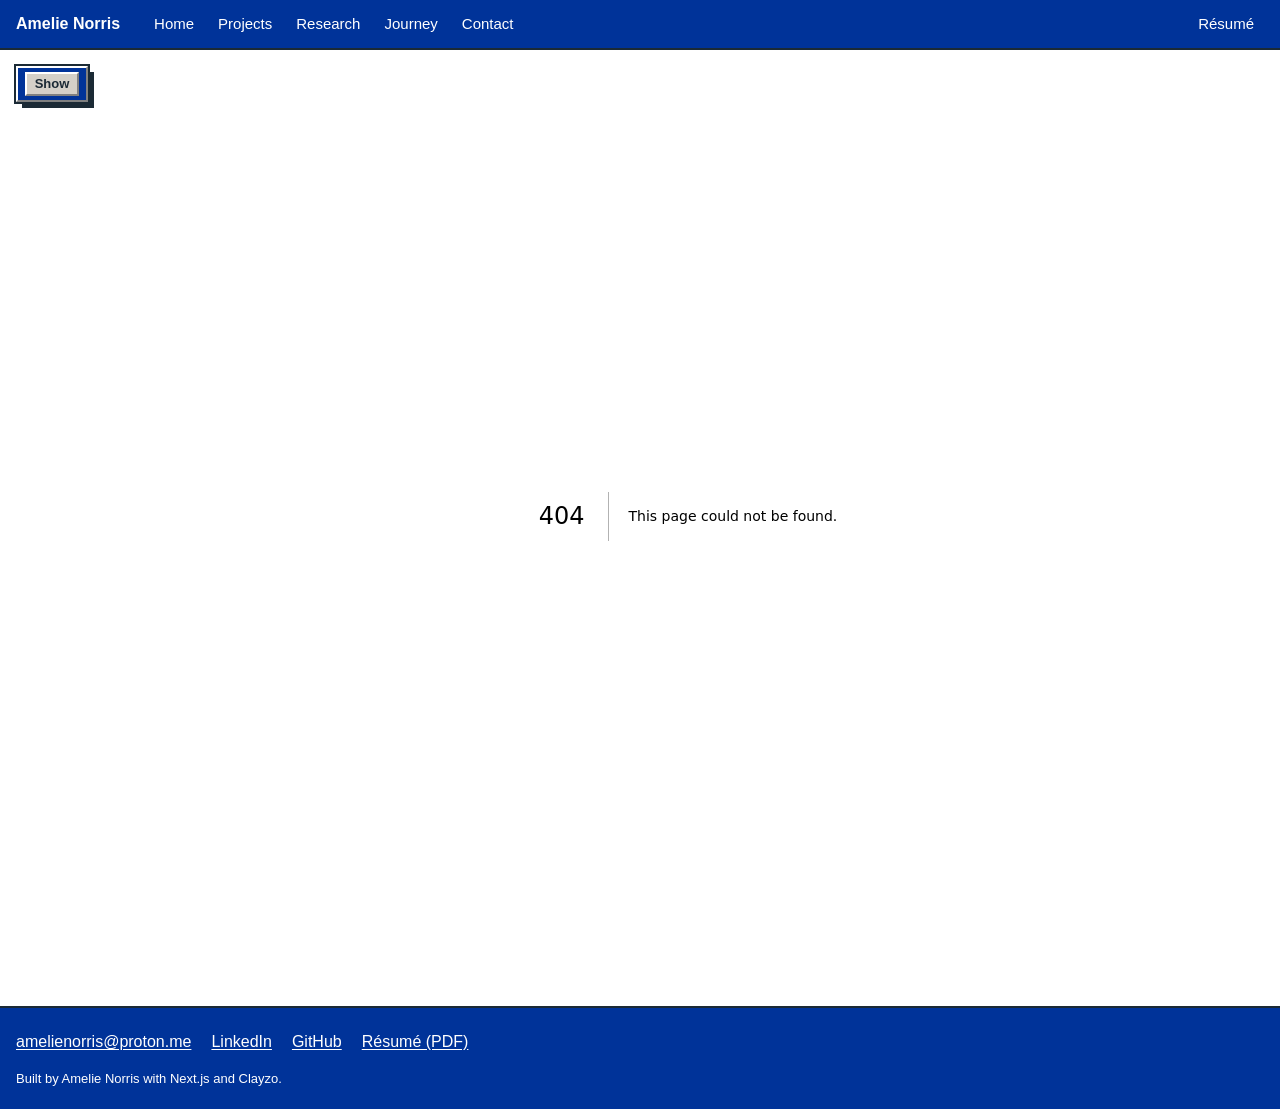
<file: 404/index.html>
<!DOCTYPE html><html lang="en-US" class="BNorjW_variable"><head><meta charSet="utf-8"/><meta name="viewport" content="width=device-width, initial-scale=1"/><link rel="stylesheet" href="/_next/static/chunks/2y4-d6axaafzb.css" data-precedence="next"/><link rel="stylesheet" href="/_next/static/chunks/2d0fiwyvo0wap.css" data-precedence="next"/><link rel="preload" as="script" fetchPriority="low" href="/_next/static/chunks/310vm2bl3xxpt.js"/><script src="/_next/static/chunks/1wnov70f88xjy.js" async=""></script><script src="/_next/static/chunks/1e2e66heuz-e0.js" async=""></script><script src="/_next/static/chunks/0c98xzjfks9hq.js" async=""></script><script src="/_next/static/chunks/turbopack-2u1d16houkiyo.js" async=""></script><script src="/_next/static/chunks/21s67f6qi7gc6.js" async=""></script><meta name="robots" content="noindex"/><meta name="theme-color" content="#003399"/><title>Amelie Norris · ML systems, evals, and data</title><meta name="description" content="Amelie Norris: CS student at CSU Monterey Bay, graduating December 2027. Builds ML systems, evaluations, data pipelines, and products people use. Open to summer 2027 internships."/><meta property="og:title" content="Amelie Norris · ML systems, evals, and data"/><meta property="og:description" content="CS at CSU Monterey Bay, December 2027. Open to summer 2027 internships in ML engineering, AI research, data, and software engineering."/><meta property="og:url" content="https://amelienorris.github.io/"/><meta property="og:image" content="https://amelienorris.github.io/og.png"/><meta property="og:image:width" content="1200"/><meta property="og:image:height" content="630"/><meta property="og:image:alt" content="Amelie Norris, ML systems, evals, and data, built from bricks"/><meta property="og:type" content="website"/><meta name="twitter:card" content="summary_large_image"/><meta name="twitter:title" content="Amelie Norris · ML systems, evals, and data"/><meta name="twitter:description" content="CS at CSU Monterey Bay, December 2027. Open to summer 2027 internships in ML engineering, AI research, data, and software engineering."/><meta name="twitter:image" content="https://amelienorris.github.io/og.png"/><meta name="twitter:image:alt" content="Amelie Norris, ML systems, evals, and data, built from bricks"/><meta name="twitter:image:width" content="1200"/><meta name="twitter:image:height" content="630"/><link rel="icon" href="/favicon.svg"/><meta name="next-size-adjust" content=""/><title>404: This page could not be found.</title><script>try{if((location.pathname==='/'||location.pathname===""||location.pathname==="/")&&!localStorage.getItem('built')){document.documentElement.dataset.build='1';localStorage.setItem('built','1')}}catch(e){}</script><script src="/_next/static/chunks/0cz1d0mv5g_q7.js" noModule=""></script></head><body><div hidden=""><!--$--><!--/$--></div><a class="skip-link" href="#main">Skip to content</a><header class="dQ673a_bar"><div class="dQ673a_inner"><a class="dQ673a_brand" href="/">Amelie Norris</a><nav aria-label="Main" class="dQ673a_nav"><ul class="dQ673a_links"><li><a href="/">Home</a></li><li><a href="/#projects">Projects</a></li><li><a href="/#research">Research</a></li><li><a href="/journey/">Journey</a></li><li><a href="/#contact">Contact</a></li></ul><ul class="dQ673a_right"><li><a href="/resume.pdf">Résumé</a></li></ul></nav><div class="Q5LJxq_wrap"><button type="button" class="Q5LJxq_toggle" aria-expanded="false" aria-controls="mobile-menu"><span class="Q5LJxq_icon" aria-hidden="true"><svg viewBox="0 0 16 16" width="100%" height="100%" shape-rendering="crispEdges" fill="currentColor" aria-hidden="true"><rect x="1" y="3" width="14" height="2"></rect><rect x="1" y="7" width="14" height="2"></rect><rect x="1" y="11" width="14" height="2"></rect></svg></span>Menu</button></div></div></header><div class="CUj6aG_shell"><aside class="GqU1_a_panel" data-state="auto" data-home="0" aria-label="Explorer"><div class="GqU1_a_titleBar"><span class="GqU1_a_title">Explorer</span><button type="button" class="GqU1_a_collapse" aria-controls="explorer-tree"><span class="GqU1_a_openLabel">Hide</span><span class="GqU1_a_closedLabel">Show</span><span class="visually-hidden"> Explorer</span></button></div><nav id="explorer-tree" class="GqU1_a_body" aria-label="Site map"><ul class="GqU1_a_tree" role="list"><li class="GqU1_a_item"><div class="GqU1_a_row" style="padding-left:4px"><button type="button" class="GqU1_a_caret" aria-expanded="true"><span aria-hidden="true"><svg viewBox="0 0 16 16" width="100%" height="100%" shape-rendering="crispEdges" fill="currentColor" aria-hidden="true"><rect x="3" y="5" width="10" height="1"></rect><rect x="4" y="6" width="8" height="1"></rect><rect x="5" y="7" width="6" height="1"></rect><rect x="6" y="8" width="4" height="1"></rect><rect x="7" y="9" width="2" height="1"></rect></svg></span><span class="visually-hidden">Collapse<!-- --> <!-- -->Profile</span></button><span class="GqU1_a_icon" aria-hidden="true"><svg viewBox="0 0 16 16" width="100%" height="100%" shape-rendering="crispEdges" fill="currentColor" aria-hidden="true"><rect x="1" y="3" width="5" height="1"></rect><rect x="1" y="3" width="1" height="11"></rect><rect x="6" y="4" width="8" height="1"></rect><rect x="14" y="4" width="1" height="10"></rect><rect x="1" y="13" width="14" height="1"></rect><rect x="2" y="6" width="12" height="1"></rect></svg></span><a class="GqU1_a_link" href="/">Profile</a></div><ul class="GqU1_a_tree" role="list"><li class="GqU1_a_item"><div class="GqU1_a_row" style="padding-left:20px"><span class="GqU1_a_caretSpacer"></span><span class="GqU1_a_icon" aria-hidden="true"><svg viewBox="0 0 16 16" width="100%" height="100%" shape-rendering="crispEdges" fill="currentColor" aria-hidden="true"><rect x="3" y="3" width="3" height="2"></rect><rect x="10" y="3" width="3" height="2"></rect><rect x="1" y="5" width="14" height="1"></rect><rect x="1" y="5" width="1" height="9"></rect><rect x="14" y="5" width="1" height="9"></rect><rect x="1" y="13" width="14" height="1"></rect></svg></span><a class="GqU1_a_link" href="/#contact">Contact</a></div></li><li class="GqU1_a_item"><div class="GqU1_a_row" style="padding-left:20px"><span class="GqU1_a_caretSpacer"></span><span class="GqU1_a_icon" aria-hidden="true"><svg viewBox="0 0 16 16" width="100%" height="100%" shape-rendering="crispEdges" fill="currentColor" aria-hidden="true"><rect x="3" y="3" width="3" height="2"></rect><rect x="10" y="3" width="3" height="2"></rect><rect x="1" y="5" width="14" height="1"></rect><rect x="1" y="5" width="1" height="9"></rect><rect x="14" y="5" width="1" height="9"></rect><rect x="1" y="13" width="14" height="1"></rect></svg></span><a class="GqU1_a_link" href="/#details">Details</a></div></li><li class="GqU1_a_item"><div class="GqU1_a_row" style="padding-left:20px"><span class="GqU1_a_caretSpacer"></span><span class="GqU1_a_icon" aria-hidden="true"><svg viewBox="0 0 16 16" width="100%" height="100%" shape-rendering="crispEdges" fill="currentColor" aria-hidden="true"><rect x="3" y="3" width="3" height="2"></rect><rect x="10" y="3" width="3" height="2"></rect><rect x="1" y="5" width="14" height="1"></rect><rect x="1" y="5" width="1" height="9"></rect><rect x="14" y="5" width="1" height="9"></rect><rect x="1" y="13" width="14" height="1"></rect></svg></span><a class="GqU1_a_link" href="/#interests">Interests and skills</a></div></li><li class="GqU1_a_item"><div class="GqU1_a_row" style="padding-left:20px"><span class="GqU1_a_caretSpacer"></span><span class="GqU1_a_icon" aria-hidden="true"><svg viewBox="0 0 16 16" width="100%" height="100%" shape-rendering="crispEdges" fill="currentColor" aria-hidden="true"><rect x="3" y="3" width="3" height="2"></rect><rect x="10" y="3" width="3" height="2"></rect><rect x="1" y="5" width="14" height="1"></rect><rect x="1" y="5" width="1" height="9"></rect><rect x="14" y="5" width="1" height="9"></rect><rect x="1" y="13" width="14" height="1"></rect></svg></span><a class="GqU1_a_link" href="/#blurbs">Blurbs</a></div></li></ul></li><li class="GqU1_a_item"><div class="GqU1_a_row" style="padding-left:4px"><button type="button" class="GqU1_a_caret" aria-expanded="true"><span aria-hidden="true"><svg viewBox="0 0 16 16" width="100%" height="100%" shape-rendering="crispEdges" fill="currentColor" aria-hidden="true"><rect x="3" y="5" width="10" height="1"></rect><rect x="4" y="6" width="8" height="1"></rect><rect x="5" y="7" width="6" height="1"></rect><rect x="6" y="8" width="4" height="1"></rect><rect x="7" y="9" width="2" height="1"></rect></svg></span><span class="visually-hidden">Collapse<!-- --> <!-- -->Projects</span></button><span class="GqU1_a_icon" aria-hidden="true"><svg viewBox="0 0 16 16" width="100%" height="100%" shape-rendering="crispEdges" fill="currentColor" aria-hidden="true"><rect x="1" y="3" width="5" height="1"></rect><rect x="1" y="3" width="1" height="11"></rect><rect x="6" y="4" width="8" height="1"></rect><rect x="14" y="4" width="1" height="10"></rect><rect x="1" y="13" width="14" height="1"></rect><rect x="2" y="6" width="12" height="1"></rect></svg></span><a class="GqU1_a_link" href="/#projects">Projects</a></div><ul class="GqU1_a_tree" role="list"><li class="GqU1_a_item"><div class="GqU1_a_row" style="padding-left:20px"><span class="GqU1_a_caretSpacer"></span><span class="GqU1_a_icon" data-cat="research" aria-hidden="true"><svg viewBox="0 0 16 16" width="100%" height="100%" shape-rendering="crispEdges" fill="currentColor" aria-hidden="true"><rect x="3" y="3" width="3" height="2"></rect><rect x="10" y="3" width="3" height="2"></rect><rect x="1" y="5" width="14" height="1"></rect><rect x="1" y="5" width="1" height="9"></rect><rect x="14" y="5" width="1" height="9"></rect><rect x="1" y="13" width="14" height="1"></rect></svg></span><a class="GqU1_a_link" aria-describedby="_R_2tb_-projectsconstraintbench" href="/projects/constraintbench/">ConstraintBench</a><span id="_R_2tb_-projectsconstraintbench" class="visually-hidden">A benchmark for silent rule-breaking in LLMs</span></div></li><li class="GqU1_a_item"><div class="GqU1_a_row" style="padding-left:20px"><span class="GqU1_a_caretSpacer"></span><span class="GqU1_a_icon" data-cat="research" aria-hidden="true"><svg viewBox="0 0 16 16" width="100%" height="100%" shape-rendering="crispEdges" fill="currentColor" aria-hidden="true"><rect x="3" y="3" width="3" height="2"></rect><rect x="10" y="3" width="3" height="2"></rect><rect x="1" y="5" width="14" height="1"></rect><rect x="1" y="5" width="1" height="9"></rect><rect x="14" y="5" width="1" height="9"></rect><rect x="1" y="13" width="14" height="1"></rect></svg></span><a class="GqU1_a_link" aria-describedby="_R_2tb_-projectsdash5" href="/projects/dash-5/">DASH-5 paper</a><span id="_R_2tb_-projectsdash5" class="visually-hidden">Co-authored arXiv paper on posture planning as an MDP</span></div></li><li class="GqU1_a_item"><div class="GqU1_a_row" style="padding-left:20px"><span class="GqU1_a_caretSpacer"></span><span class="GqU1_a_icon" data-cat="builds" aria-hidden="true"><svg viewBox="0 0 16 16" width="100%" height="100%" shape-rendering="crispEdges" fill="currentColor" aria-hidden="true"><rect x="3" y="3" width="3" height="2"></rect><rect x="10" y="3" width="3" height="2"></rect><rect x="1" y="5" width="14" height="1"></rect><rect x="1" y="5" width="1" height="9"></rect><rect x="14" y="5" width="1" height="9"></rect><rect x="1" y="13" width="14" height="1"></rect></svg></span><a class="GqU1_a_link" aria-describedby="_R_2tb_-projectskawbs" href="/projects/kawbs/">kawbs</a><span id="_R_2tb_-projectskawbs" class="visually-hidden">Job application automation platform on DigitalOcean</span></div></li><li class="GqU1_a_item"><div class="GqU1_a_row" style="padding-left:20px"><span class="GqU1_a_caretSpacer"></span><span class="GqU1_a_icon" data-cat="builds" aria-hidden="true"><svg viewBox="0 0 16 16" width="100%" height="100%" shape-rendering="crispEdges" fill="currentColor" aria-hidden="true"><rect x="3" y="3" width="3" height="2"></rect><rect x="10" y="3" width="3" height="2"></rect><rect x="1" y="5" width="14" height="1"></rect><rect x="1" y="5" width="1" height="9"></rect><rect x="14" y="5" width="1" height="9"></rect><rect x="1" y="13" width="14" height="1"></rect></svg></span><a class="GqU1_a_link" aria-describedby="_R_2tb_-projectsmona" href="/projects/mona/">Mona</a><span id="_R_2tb_-projectsmona" class="visually-hidden">Autonomous options trading on Alpaca with Black-Litterman</span></div></li><li class="GqU1_a_item"><div class="GqU1_a_row" style="padding-left:20px"><span class="GqU1_a_caretSpacer"></span><span class="GqU1_a_icon" data-cat="hackathons" aria-hidden="true"><svg viewBox="0 0 16 16" width="100%" height="100%" shape-rendering="crispEdges" fill="currentColor" aria-hidden="true"><rect x="3" y="3" width="3" height="2"></rect><rect x="10" y="3" width="3" height="2"></rect><rect x="1" y="5" width="14" height="1"></rect><rect x="1" y="5" width="1" height="9"></rect><rect x="14" y="5" width="1" height="9"></rect><rect x="1" y="13" width="14" height="1"></rect></svg></span><a class="GqU1_a_link" aria-describedby="_R_2tb_-projectsjustask" href="/projects/justask/">JustAsk</a><span id="_R_2tb_-projectsjustask" class="visually-hidden">Chrome extension for seniors plus a caregiver dashboard</span></div></li><li class="GqU1_a_item"><div class="GqU1_a_row" style="padding-left:20px"><span class="GqU1_a_caretSpacer"></span><span class="GqU1_a_icon" data-cat="builds" aria-hidden="true"><svg viewBox="0 0 16 16" width="100%" height="100%" shape-rendering="crispEdges" fill="currentColor" aria-hidden="true"><rect x="3" y="3" width="3" height="2"></rect><rect x="10" y="3" width="3" height="2"></rect><rect x="1" y="5" width="14" height="1"></rect><rect x="1" y="5" width="1" height="9"></rect><rect x="14" y="5" width="1" height="9"></rect><rect x="1" y="13" width="14" height="1"></rect></svg></span><a class="GqU1_a_link" aria-describedby="_R_2tb_-projectscutthroat" href="/projects/cutthroat/">Cutthroat</a><span id="_R_2tb_-projectscutthroat" class="visually-hidden">Round-based Roblox PvP game, backend services</span></div></li><li class="GqU1_a_item"><div class="GqU1_a_row" style="padding-left:20px"><span class="GqU1_a_caretSpacer"></span><span class="GqU1_a_icon" data-cat="builds" aria-hidden="true"><svg viewBox="0 0 16 16" width="100%" height="100%" shape-rendering="crispEdges" fill="currentColor" aria-hidden="true"><rect x="3" y="3" width="3" height="2"></rect><rect x="10" y="3" width="3" height="2"></rect><rect x="1" y="5" width="14" height="1"></rect><rect x="1" y="5" width="1" height="9"></rect><rect x="14" y="5" width="1" height="9"></rect><rect x="1" y="13" width="14" height="1"></rect></svg></span><a class="GqU1_a_link" aria-describedby="_R_2tb_-projectsmoosi" href="/projects/moosi/">Moosi</a><span id="_R_2tb_-projectsmoosi" class="visually-hidden">P2P desktop music sharing, audio never touches the server</span></div></li><li class="GqU1_a_item"><div class="GqU1_a_row" style="padding-left:20px"><span class="GqU1_a_caretSpacer"></span><span class="GqU1_a_icon" data-cat="builds" aria-hidden="true"><svg viewBox="0 0 16 16" width="100%" height="100%" shape-rendering="crispEdges" fill="currentColor" aria-hidden="true"><rect x="3" y="3" width="3" height="2"></rect><rect x="10" y="3" width="3" height="2"></rect><rect x="1" y="5" width="14" height="1"></rect><rect x="1" y="5" width="1" height="9"></rect><rect x="14" y="5" width="1" height="9"></rect><rect x="1" y="13" width="14" height="1"></rect></svg></span><a class="GqU1_a_link" aria-describedby="_R_2tb_-projectsrolelens" href="/projects/rolelens/">RoleLens</a><span id="_R_2tb_-projectsrolelens" class="visually-hidden">Reviews resume bullets for SWE, MLE, public sector, or quant</span></div></li><li class="GqU1_a_item"><div class="GqU1_a_row" style="padding-left:20px"><span class="GqU1_a_caretSpacer"></span><span class="GqU1_a_icon" aria-hidden="true"><svg viewBox="0 0 16 16" width="100%" height="100%" shape-rendering="crispEdges" fill="currentColor" aria-hidden="true"><rect x="3" y="3" width="3" height="2"></rect><rect x="10" y="3" width="3" height="2"></rect><rect x="1" y="5" width="14" height="1"></rect><rect x="1" y="5" width="1" height="9"></rect><rect x="14" y="5" width="1" height="9"></rect><rect x="1" y="13" width="14" height="1"></rect></svg></span><a class="GqU1_a_link" href="/#extended">Extended network (5 more)</a></div></li></ul></li><li class="GqU1_a_item"><div class="GqU1_a_row" style="padding-left:4px"><span class="GqU1_a_caretSpacer"></span><span class="GqU1_a_icon" aria-hidden="true"><svg viewBox="0 0 16 16" width="100%" height="100%" shape-rendering="crispEdges" fill="currentColor" aria-hidden="true"><rect x="3" y="3" width="3" height="2"></rect><rect x="10" y="3" width="3" height="2"></rect><rect x="1" y="5" width="14" height="1"></rect><rect x="1" y="5" width="1" height="9"></rect><rect x="14" y="5" width="1" height="9"></rect><rect x="1" y="13" width="14" height="1"></rect></svg></span><a class="GqU1_a_link" href="/#research">Latest entries and research</a></div></li><li class="GqU1_a_item"><div class="GqU1_a_row" style="padding-left:4px"><span class="GqU1_a_caretSpacer"></span><span class="GqU1_a_icon" aria-hidden="true"><svg viewBox="0 0 16 16" width="100%" height="100%" shape-rendering="crispEdges" fill="currentColor" aria-hidden="true"><rect x="3" y="3" width="3" height="2"></rect><rect x="10" y="3" width="3" height="2"></rect><rect x="1" y="5" width="14" height="1"></rect><rect x="1" y="5" width="1" height="9"></rect><rect x="14" y="5" width="1" height="9"></rect><rect x="1" y="13" width="14" height="1"></rect></svg></span><a class="GqU1_a_link" href="/#journey">Journey</a></div></li><li class="GqU1_a_item"><div class="GqU1_a_row" style="padding-left:4px"><span class="GqU1_a_caretSpacer"></span><span class="GqU1_a_icon" aria-hidden="true"><svg viewBox="0 0 16 16" width="100%" height="100%" shape-rendering="crispEdges" fill="currentColor" aria-hidden="true"><rect x="3" y="3" width="3" height="2"></rect><rect x="10" y="3" width="3" height="2"></rect><rect x="1" y="5" width="14" height="1"></rect><rect x="1" y="5" width="1" height="9"></rect><rect x="14" y="5" width="1" height="9"></rect><rect x="1" y="13" width="14" height="1"></rect></svg></span><a class="GqU1_a_link" href="/journey/">Full journey</a></div></li></ul></nav><div class="GqU1_a_props" aria-hidden="true"><div class="GqU1_a_propsHead">Description</div><p class="GqU1_a_propsBody">Point at or focus a row to see what it is.</p></div></aside><div class="CUj6aG_page"><div style="font-family:system-ui,&quot;Segoe UI&quot;,Roboto,Helvetica,Arial,sans-serif,&quot;Apple Color Emoji&quot;,&quot;Segoe UI Emoji&quot;;height:100vh;text-align:center;display:flex;flex-direction:column;align-items:center;justify-content:center"><div><style>body{color:#000;background:#fff;margin:0}.next-error-h1{border-right:1px solid rgba(0,0,0,.3)}@media (prefers-color-scheme:dark){body{color:#fff;background:#000}.next-error-h1{border-right:1px solid rgba(255,255,255,.3)}}</style><h1 class="next-error-h1" style="display:inline-block;margin:0 20px 0 0;padding:0 23px 0 0;font-size:24px;font-weight:500;vertical-align:top;line-height:49px">404</h1><div style="display:inline-block"><h2 style="font-size:14px;font-weight:400;line-height:49px;margin:0">This page could not be found.</h2></div></div></div><!--$--><!--/$--></div></div><footer class="EZoWya_footer"><div class="EZoWya_inner"><ul class="EZoWya_links"><li><a href="mailto:amelienorris@proton.me">amelienorris@proton.me</a></li><li><a href="https://www.linkedin.com/in/amelienorris/" rel="noopener noreferrer">LinkedIn</a></li><li><a href="https://github.com/amelienorris" rel="noopener noreferrer">GitHub</a></li><li><a href="/resume.pdf">Résumé (PDF)</a></li></ul><p class="EZoWya_small">Built by <!-- -->Amelie Norris<!-- --> with Next.js and Clayzo.</p></div></footer><script id="_R_">(globalThis["TURBOPACK"] || (globalThis["TURBOPACK"] = [])).push({"otherChunks":["static/chunks/310vm2bl3xxpt.js","static/chunks/1wnov70f88xjy.js","static/chunks/1e2e66heuz-e0.js","static/chunks/0c98xzjfks9hq.js"],"runtimeModuleIds":[94553]});</script><script src="/_next/static/chunks/310vm2bl3xxpt.js" async=""></script><script>(self.__next_f=self.__next_f||[]).push([0])</script><script>self.__next_f.push([1,"1:\"$Sreact.fragment\"\n2:\"/_next/static/chunks/21s67f6qi7gc6.js\"\n3:I[22016,[\"$2\"],\"\"]\n4:I[65617,[\"$2\"],\"MobileMenu\"]\n5:I[46024,[\"$2\"],\"Explorer\"]\ne:I[68027,[\"$2\"],\"default\",1]\n:HL[\"/_next/static/chunks/2y4-d6axaafzb.css\",\"style\"]\n:HL[\"/_next/static/chunks/2d0fiwyvo0wap.css\",\"style\"]\na:X\nb:[[\"children\",{\"s\":\"__PAGE__\",\"h\":512,\"d\":{\"r\":\"$Lc\",\"p\":false,\"v\":null}}]]\n8:[[\"children\",{\"s\":\"/_not-found\",\"h\":512,\"d\":{\"r\":\"$L9\",\"p\":false,\"v\":\"$a\"},\"c\":\"$Qb\"}]]\n0:{\"P\":null,\"c\":[\"\",\"_not-found\",\"\"],\"q\":\"\",\"i\":false,\"t\":{\"t\":{\"s\":\"\",\"h\":528,\"d\":{\"r\":[\"$\",\"$1\",\"c\",{\"children\":[[[\"$\",\"link\",\"0\",{\"rel\":\"stylesheet\",\"href\":\"/_next/static/chunks/2y4-d6axaafzb.css\",\"precedence\":\"next\",\"crossOrigin\":\"$undefined\",\"nonce\":\"$undefined\"}],[\"$\",\"link\",\"1\",{\"rel\":\"stylesheet\",\"href\":\"/_next/static/chunks/2d0fiwyvo0wap.css\",\"precedence\":\"next\",\"crossOrigin\":\"$undefined\",\"nonce\":\"$undefined\"}],[\"$\",\"script\",\"script-0\",{\"src\":\"/_next/static/chunks/21s67f6qi7gc6.js\",\"async\":true,\"nonce\":\"$undefined\"}]],[\"$\",\"html\",null,{\"lang\":\"en-US\",\"className\":\"BNorjW_variable\",\"suppressHydrationWarning\":true,\"children\":[[\"$\",\"head\",null,{\"children\":[\"$\",\"script\",null,{\"dangerouslySetInnerHTML\":{\"__html\":\"try{if((location.pathname==='/'||location.pathname===\\\"\\\"||location.pathname===\\\"/\\\")\u0026\u0026!localStorage.getItem('built')){document.documentElement.dataset.build='1';localStorage.setItem('built','1')}}catch(e){}\"}}]}],[\"$\",\"body\",null,{\"children\":[[\"$\",\"a\",null,{\"className\":\"skip-link\",\"href\":\"#main\",\"children\":\"Skip to content\"}],[\"$\",\"header\",null,{\"className\":\"dQ673a_bar\",\"children\":[\"$\",\"div\",null,{\"className\":\"dQ673a_inner\",\"children\":[[\"$\",\"$L3\",null,{\"href\":\"/\",\"className\":\"dQ673a_brand\",\"children\":\"Amelie Norris\"}],[\"$\",\"nav\",null,{\"aria-label\":\"Main\",\"className\":\"dQ673a_nav\",\"children\":[[\"$\",\"ul\",null,{\"className\":\"dQ673a_links\",\"children\":[[\"$\",\"li\",\"/\",{\"children\":[\"$\",\"$L3\",null,{\"href\":\"/\",\"children\":\"Home\"}]}],[\"$\",\"li\",\"/#projects\",{\"children\":[\"$\",\"$L3\",null,{\"href\":\"/#projects\",\"children\":\"Projects\"}]}],[\"$\",\"li\",\"/#research\",{\"children\":[\"$\",\"$L3\",null,{\"href\":\"/#research\",\"children\":\"Research\"}]}],[\"$\",\"li\",\"/journey/\",{\"children\":[\"$\",\"$L3\",null,{\"href\":\"/journey/\",\"children\":\"Journey\"}]}],[\"$\",\"li\",\"/#contact\",{\"children\":[\"$\",\"$L3\",null,{\"href\":\"/#contact\",\"children\":\"Contact\"}]}]]}],[\"$\",\"ul\",null,{\"className\":\"dQ673a_right\",\"children\":[\"$\",\"li\",null,{\"children\":[\"$\",\"a\",null,{\"href\":\"/resume.pdf\",\"children\":\"Résumé\"}]}]}]]}],[\"$\",\"$L4\",null,{\"links\":[{\"label\":\"Home\",\"href\":\"/\"},{\"label\":\"Projects\",\"href\":\"/#projects\"},{\"label\":\"Research\",\"href\":\"/#research\"},{\"label\":\"Journey\",\"href\":\"/journey/\"},{\"label\":\"Contact\",\"href\":\"/#contact\"},{\"label\":\"Résumé\",\"href\":\"/resume.pdf\"}],\"projects\":[{\"label\":\"ConstraintBench\",\"href\":\"/projects/constraintbench/\",\"blurb\":\"Tests whether LLMs admit when instructions conflict\",\"cat\":\"research\"},{\"label\":\"DASH-5 paper\",\"href\":\"/projects/dash-5/\",\"blurb\":\"Paper on placing assets before a conflict, on arXiv\",\"cat\":\"research\"},{\"label\":\"kawbs\",\"href\":\"/projects/kawbs/\",\"blurb\":\"Job application automation, self-hosted. On hold\",\"cat\":\"builds\"},{\"label\":\"Mona\",\"href\":\"/projects/mona/\",\"blurb\":\"Options-trading engine with a Bayesian blending layer\",\"cat\":\"builds\"},{\"label\":\"JustAsk\",\"href\":\"/projects/justask/\",\"blurb\":\"Guides seniors through websites, one click at a time\",\"cat\":\"hackathons\"},{\"label\":\"Cutthroat\",\"href\":\"/projects/cutthroat/\",\"blurb\":\"Roblox PvP game: I built the trading and data backend\",\"cat\":\"builds\"},{\"label\":\"Moosi\",\"href\":\"/projects/moosi/\",\"blurb\":\"Desktop app that shares music directly between peers\",\"cat\":\"builds\"},{\"label\":\"RoleLens\",\"href\":\"/projects/rolelens/\",\"blurb\":\"AI resume reviewer tuned to a target career lane\",\"cat\":\"builds\"}]}]]}]}],[\"$\",\"div\",null,{\"className\":\"CUj6aG_shell\",\"children\":[[\"$\",\"$L5\",null,{\"tree\":[{\"label\":\"Profile\",\"href\":\"/\",\"spy\":\"profile\",\"children\":[{\"label\":\"Contact\",\"href\":\"/#contact\",\"spy\":\"contact\"},{\"label\":\"Details\",\"href\":\"/#details\",\"spy\":\"details\"},{\"label\":\"Interests and skills\",\"href\":\"/#interests\",\"spy\":\"interests\"},{\"label\":\"Blurbs\",\"href\":\"/#blurbs\",\"spy\":\"blurbs\"}]},{\"label\":\"Projects\",\"href\":\"/#projects\",\"spy\":\"projects\",\"children\":[{\"label\":\"ConstraintBench\",\"href\":\"/projects/constraintbench/\",\"blurb\":\"A benchmark for silent rule-breaking in LLMs\",\"cat\":\"research\"},{\"label\":\"DASH-5 paper\",\"href\":\"/projects/dash-5/\",\"blurb\":\"Co-authored arXiv paper on posture planning as an MDP\",\"cat\":\"research\"},{\"label\":\"kawbs\",\"href\":\"/projects/kawbs/\",\"blurb\":\"Job application automation platform on DigitalOcean\",\"cat\":\"builds\"},{\"label\":\"Mona\",\"href\":\"/projects/mona/\",\"blurb\":\"Autonomous options trading on Alpaca with Black-Litterman\",\"cat\":\"builds\"},{\"label\":\"JustAsk\",\"href\":\"/projects/justask/\",\"blurb\":\"Chrome extension for seniors plus a caregiver dashboard\",\"cat\":\"hackathons\"},{\"label\":\"Cutthroat\",\"href\":\"/projects/cutthroat/\",\"blurb\":\"Round-based Roblox PvP game, backend services\",\"cat\":\"builds\"},{\"label\":\"Moosi\",\"href\":\"/projects/moosi/\",\"blurb\":\"P2P desktop music sharing, audio never touches the server\",\"cat\":\"builds\"},{\"label\":\"RoleLens\",\"href\":\"/projects/rolelens/\",\"blurb\":\"Reviews resume bullets for SWE, MLE, public sector, or quant\",\"cat\":\"builds\"},{\"label\":\"Extended network (5 more)\",\"href\":\"/#extended\",\"spy\":\"extended\"}]},{\"label\":\"Latest entries and research\",\"href\":\"/#research\",\"spy\":\"research\"},{\"label\":\"Journey\",\"href\":\"/#journey\",\"spy\":\"journey\"},{\"label\":\"Full journey\",\"href\":\"/journey/\"}]}],\"$L6\"]}],\"$L7\"]}]]}]]}],\"p\":false,\"v\":null},\"c\":\"$Q8\"},\"h\":{\"r\":\"$Ld\",\"p\":false,\"v\":null}},\"m\":\"$undefined\",\"G\":[\"$e\",[\"$Lf\",\"$L10\"]],\"S\":true,\"r\":\"$undefined\",\"s\":\"$undefined\",\"a\":\"$undefined\",\"l\":\"$undefined\",\"p\":\"$undefined\",\"d\":\"$undefined\",\"b\":\"TPxS0I5syh90qJTkR-nbz\"}\n11:I[39756,[\"$2\"],\"default\"]\n12:I[37457,[\"$2\"],\"default\"]\n13:I[97367,[\"$2\"],\"OutletBoundary\"]\n14:\"$Sreact.suspense\"\n16:\"ViewportBoundary\"\n17:I[97367,[\"$2\"],\"$16\"]\n19:\"MetadataBoundary\"\n1a:I[97367,[\"$2\"],\"$19\"]\n6:[\"$\",\"div\",null,{\"className\":\"CUj6aG_page\",\"children\":[\"$\",\"$L11\",null,{\"parallelRouterKey\":\"children\",\"error\":\"$undefined\",\"errorStyles\":\"$undefined\",\"errorScripts\":\"$undefined\",\"template\":[\"$\",\"$L12\",null,{}],\"templateStyles\":\"$undefined\",\"templateScripts\":\"$undefined\",\"notFound\":[[[\"$\",\"title\",null,{\"children\":\"404: This page could not be found.\"}],[\"$\",\"div\",null,{\"style\":{\"fontFamily\":\"system-ui,\\\"Segoe UI\\\",Roboto,Helvetica,Arial,sans-serif,\\\"Apple Color Emoji\\\",\\\"Segoe UI Emoji\\\"\",\"height\":\"100vh\",\"textAlign\":\"center\",\"display\":\"flex\",\"flexDirection\":\"column\",\"alignItems\":\"center\",\"justifyContent\":\"center\"},\"children\":[\"$\",\"div\",null,{\"children\":[[\"$\",\"style\",null,{\"dangerouslySetInnerHTML\":{\"__html\":\"body{color:#000;background:#fff;margin:0}.next-error-h1{border-right:1px solid rgba(0,0,0,.3)}@media (prefers-color-scheme:dark){body{color:#fff;background:#000}.next-error-h1{border-right:1px solid rgba(255,255,255,.3)}}\"}}],[\"$\",\"h1\",null,{\"className\":\"next-error-h1\",\"style\":{\"display\":\"inline-block\",\"margin\":\"0 20px 0 0\",\"padding\":\"0 23px 0 0\",\"fontSize\":24,\"fontWeight\":500,\"verticalAlign\":\"top\",\"lineHeight\":\"49px\"},\"children\":404}],[\"$\",\"div\",null,{\"style\":{\"display\":\"inline-block\"},\"children\":[\"$\",\"h2\",null,{\"style\":{\"fontSize\":14,\"fontWeight\":400,\"lineHeight\":\"49px\",\"margin\":0},\"children\":\"This page could not be found.\"}]}]]}]}]],[]],\"forbidden\":\"$undefined\",\"unauthorized\":\"$undefined\"}]}]\n7:[\"$\",\"footer\",null,{\"className\":\"EZoWya_footer\",\"children\":[\"$\",\"div\",null,{\"className\":\"EZoWya_inner\",\"children\":[[\"$\",\"ul\",null,{\"className\":\"EZoWya_links\",\"children\":[[\"$\",\"li\",null,{\"children\":[\"$\",\"a\",null,{\"href\":\"mailto:amelienorris@proton.me\",\"children\":\"amelienorris@proton.me\"}]}],[\"$\",\"li\",null,{\"children\":[\"$\",\"a\",null,{\"href\":\"https://www.linkedin.com/in/amelienorris/\",\"rel\":\"noopener noreferrer\",\"children\":\"LinkedIn\"}]}],[\"$\",\"li\",null,{\"children\":[\"$\",\"a\",null,{\"href\":\"https://github.com/amelienorris\",\"rel\":\"noopener noreferrer\",\"children\":\"GitHub\"}]}],[\"$\",\"li\",null,{\"children\":[\"$\",\"a\",null,{\"href\":\"/resume.pdf\",\"children\":\"Résumé (PDF)\"}]}]]}],[\"$\",\"p\",null,{\"className\":\"EZoWya_small\",\"children\":[\"Built by \",\"Amelie Norris\",\" with Next.js and Clayzo.\"]}]]}]}]\n9:[\"$\",\"$1\",\"c\",{\"children\":[null,[\"$\",\"$L11\",null,{\"parallelRouterKey\":\"children\",\"error\":\"$undefined\",\"errorStyles\":\"$undefined\",\"errorScripts\":\"$undefined\",\"template\":[\"$\",\"$L12\",null,{}],\"templateStyles\":\"$undefined\",\"templateScripts\":\"$undefined\",\"notFound\":\"$undefined\",\"forbidden\":\"$undefined\",\"unauthorized\":\"$undefined\"}]]}]\nc:[\"$\",\"$1\",\"c\",{\"children\":[[[\"$\",\"title\",null,{\"children\":\"404: This page could not be found.\"}],[\"$\",\"div\",null,{\"style\":\"$6:props:children:props:notFound:0:1:props:style\",\"children\":[\"$\",\"div\",null,{\"children\":[[\"$\",\"style\",null,{\"dangerouslySetInnerHTML\":{\"__html\":\"body{color:#000;background:#fff;margin:0}.next-error-h1{border-right:1px solid rgba(0,0,0,.3)}@media (prefers-color-scheme:dark){body{color:#fff;background:#000}.next-error-h1{border-right:1px solid rgba(255,255,255,.3)}}\"}}],[\"$\",\"h1\",null,{\"className\":\"next-error-h1\",\"style\":\"$6:props:children:props:notFound:0:1:props:children:props:children:1:props:style\",\"children\":404}],[\"$\",\"div\",null,{\"style\":\"$6:props:children:props:notFound:0:1:props:children:props:children:2:props:style\",\"children\":[\"$\",\"h2\",null,{\"style\":\"$6:props:children:props:notFound:0:1:props:children:props:children:2:props:children:props:style\",\"children\":\"This page could not be found.\"}]}]]}]}]],null,[\"$\",\"$L13\",null,{\"children\":[\"$\",\"$14\",null,{\"name\":\"Next.MetadataOutlet\",\"children\":\"$@15\"}]}]]}]\nd:[\"$\",\"$1\",\"h\",{\"children\":[[\"$\",\"meta\",null,{\"name\":\"robots\",\"content\":\"noindex\"}],[\"$\",\"$L17\",null,{\"children\":\"$L18\"}],[\"$\",\"$L1a\",null,{\"children\":[[\"$\",\"div\",null,{\"hidden\":true,\"children\":[\"$\",\"$14\",null,{\"name\":\"Next.Metadata\",\"children\":\"$L1b\"}]}],null]}],[\"$\",\"meta\",null,{\"name\":\"next-size-adjust\",\"content\":\"\"}]]}]\nf:[\"$\",\"link\",\"0\",{\"rel\":\"stylesheet\",\"href\":\"/_next/static/chunks/2y4-d6axaafzb.css\",\"precedence\":\"next\",\"crossOrigin\":\"$undefined\",\"nonce\":\"$undefined\"}]\n10:[\"$\",\"link\",\"1\",{\"rel\":\"stylesheet\",\"href\":\"/_next/static/chunks/2d0fiwyvo0wap.css\",\"precedence\":\"next\",\"crossOrigin\":\"$undefined\",\"nonce\":\"$undefined\"}]\na:C\n18:[[\"$\",\"meta\",\"0\",{\"charSet\":\"utf-8\"}],[\"$\",\"meta\",\"1\",{\"name\":\"viewport\",\"content\":\"width=device-width, initial-scale=1\"}],[\"$\",\"meta\",\"2\",{\"name\":\"theme-color\",\"content\":\"#003399\"}]]\n1c:I[27201,[\"$2\"],\"IconMark\"]\n15:null\n1b:[[\"$\",\"title\",\"0\",{\"children\":\"Amelie Norris · ML systems, evals, and data\"}],[\"$\",\"meta\",\"1\",{\"name\":\"description\",\"content\":\"Amelie Norris: CS student at CSU Monterey Bay, graduating December 2027. Builds ML systems, evaluations, data pipelines, and products people use. Open to summer 2027 internships.\"}],[\"$\",\"meta\",\"2\",{\"property\":\"og:title\",\"content\":\"Amelie Norris · ML systems, evals, and data\"}],[\"$\",\"meta\",\"3\",{\"property\":\"og:description\",\"content\":\"CS at CSU Monterey Bay, December 2027. Open to summer 2027 internships in ML engineering, AI research, data, and software engineering.\"}],[\"$\",\"meta\",\"4\",{\"property\":\"og:url\",\"content\":\"https://amelienorris.github.io/\"}],[\"$\",\"meta\",\"5\",{\"property\":\"og:image\",\"content\":\"https://amelienorris.github.io/og.png\"}],[\"$\",\"meta\",\"6\",{\"property\":\"og:image:width\",\"content\":\"1200\"}],[\"$\",\"meta\",\"7\",{\"property\":\"og:image:height\",\"content\":\"630\"}],[\"$\",\"meta\",\"8\",{\"property\":\"og:image:alt\",\"content\":\"Amelie Norris, ML systems, evals, and data, built from bricks\"}],[\"$\",\"meta\",\"9\",{\"property\":\"og:type\",\"content\":\"website\"}],[\"$\",\"meta\",\"10\",{\"name\":\"twitter:card\",\"content\":\"summary_large_image\"}],[\"$\",\"meta\",\"11\",{\"name\":\"twitter:title\",\"content\":\"Amelie Norris · ML systems, evals, and data\"}],[\"$\",\"meta\",\"12\",{\"name\":\"twitter:description\",\"content\":\"CS at CSU Monterey Bay, December 2027. Open to summer 2027 internships in ML engineering, AI research, data, and software engineering.\"}],[\"$\",\"meta\",\"13\",{\"name\":\"twitter:image\",\"content\":\"https://amelienorris.github.io/og.png\"}],[\"$\",\"meta\",\"14\",{\"name\":\"twitter:image:alt\",\"content\":\"Amelie Norris, ML systems, evals, and data, built from bricks\"}],[\"$\",\"meta\",\"15\",{\"name\":\"twitter:image:width\",\"content\":\"1200\"}],[\"$\",\"meta\",\"16\",{\"name\":\"twitter:image:height\",\"content\":\"630\"}],[\"$\",\"link\",\"17\",{\"rel\":\"icon\",\"href\":\"/favicon.svg\"}],[\"$\",\"$L1c\",\"18\",{}]]\n"])</script></body></html>
</file>
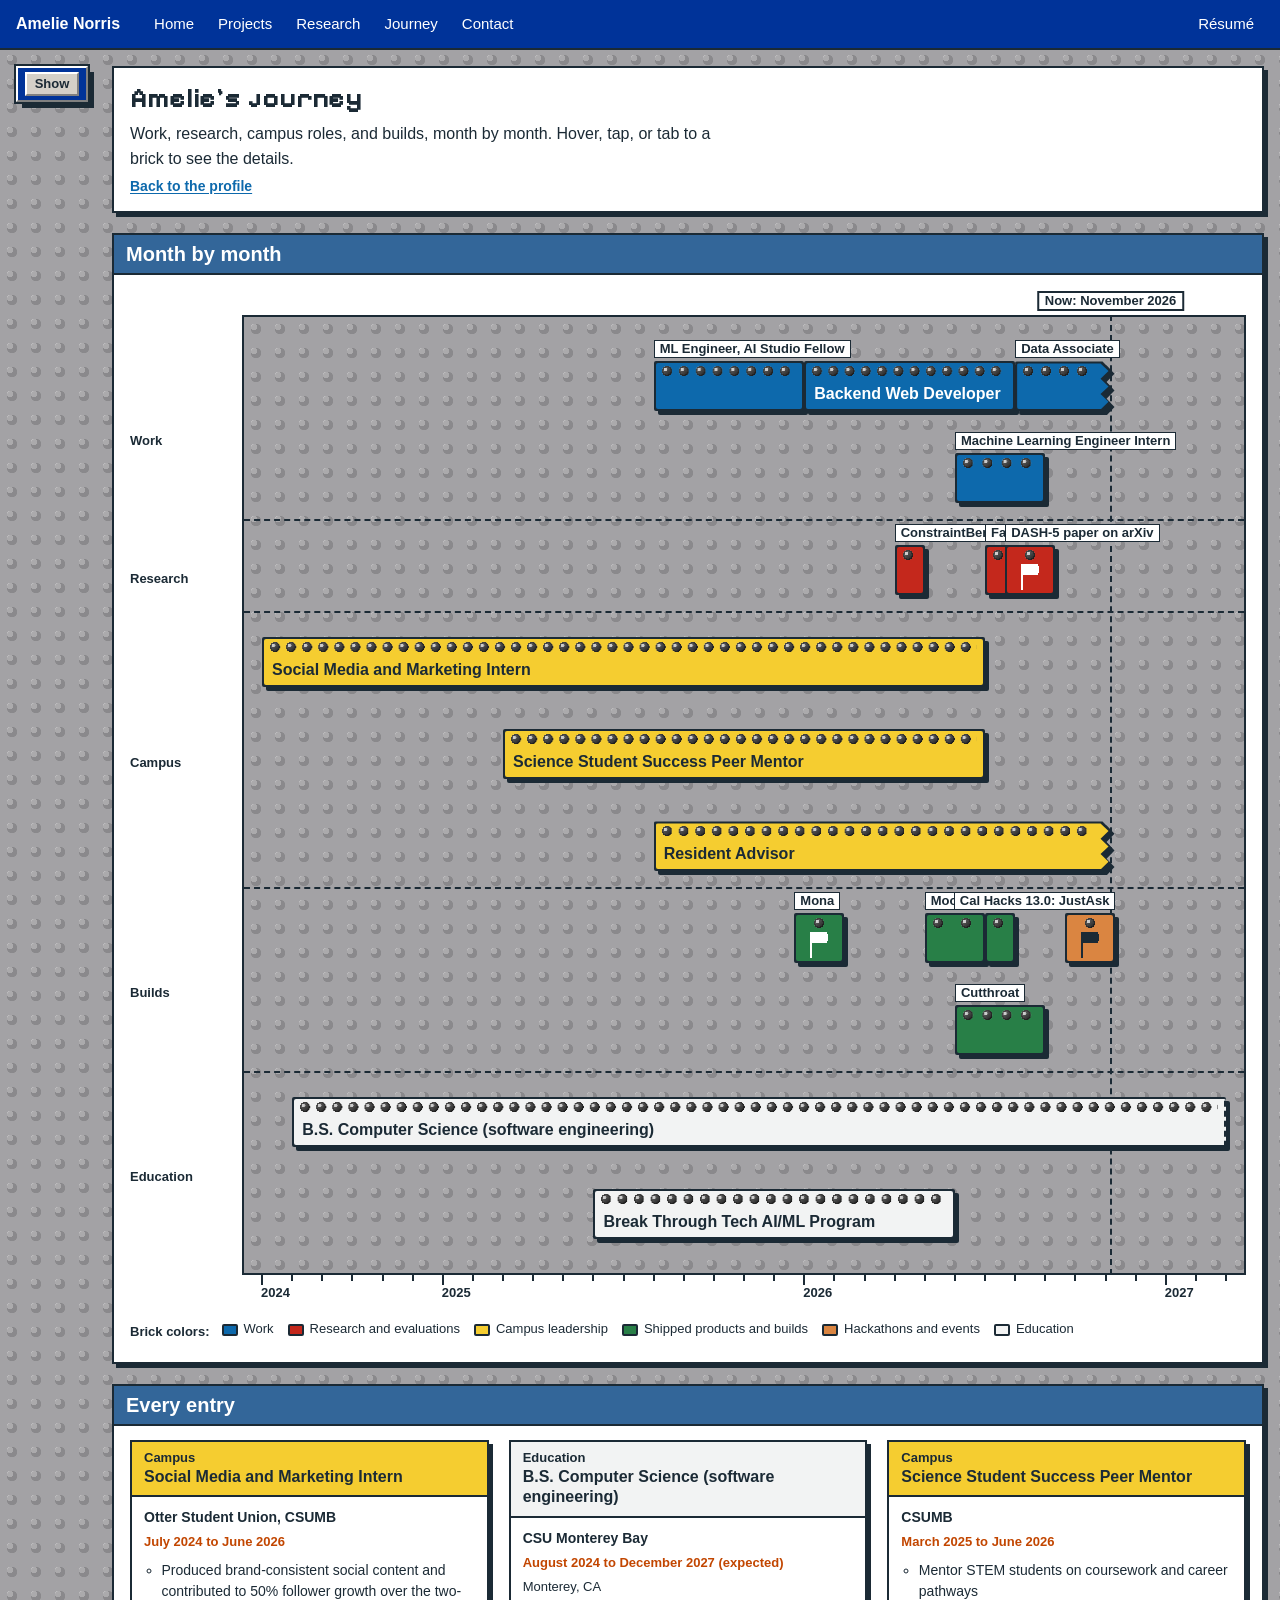
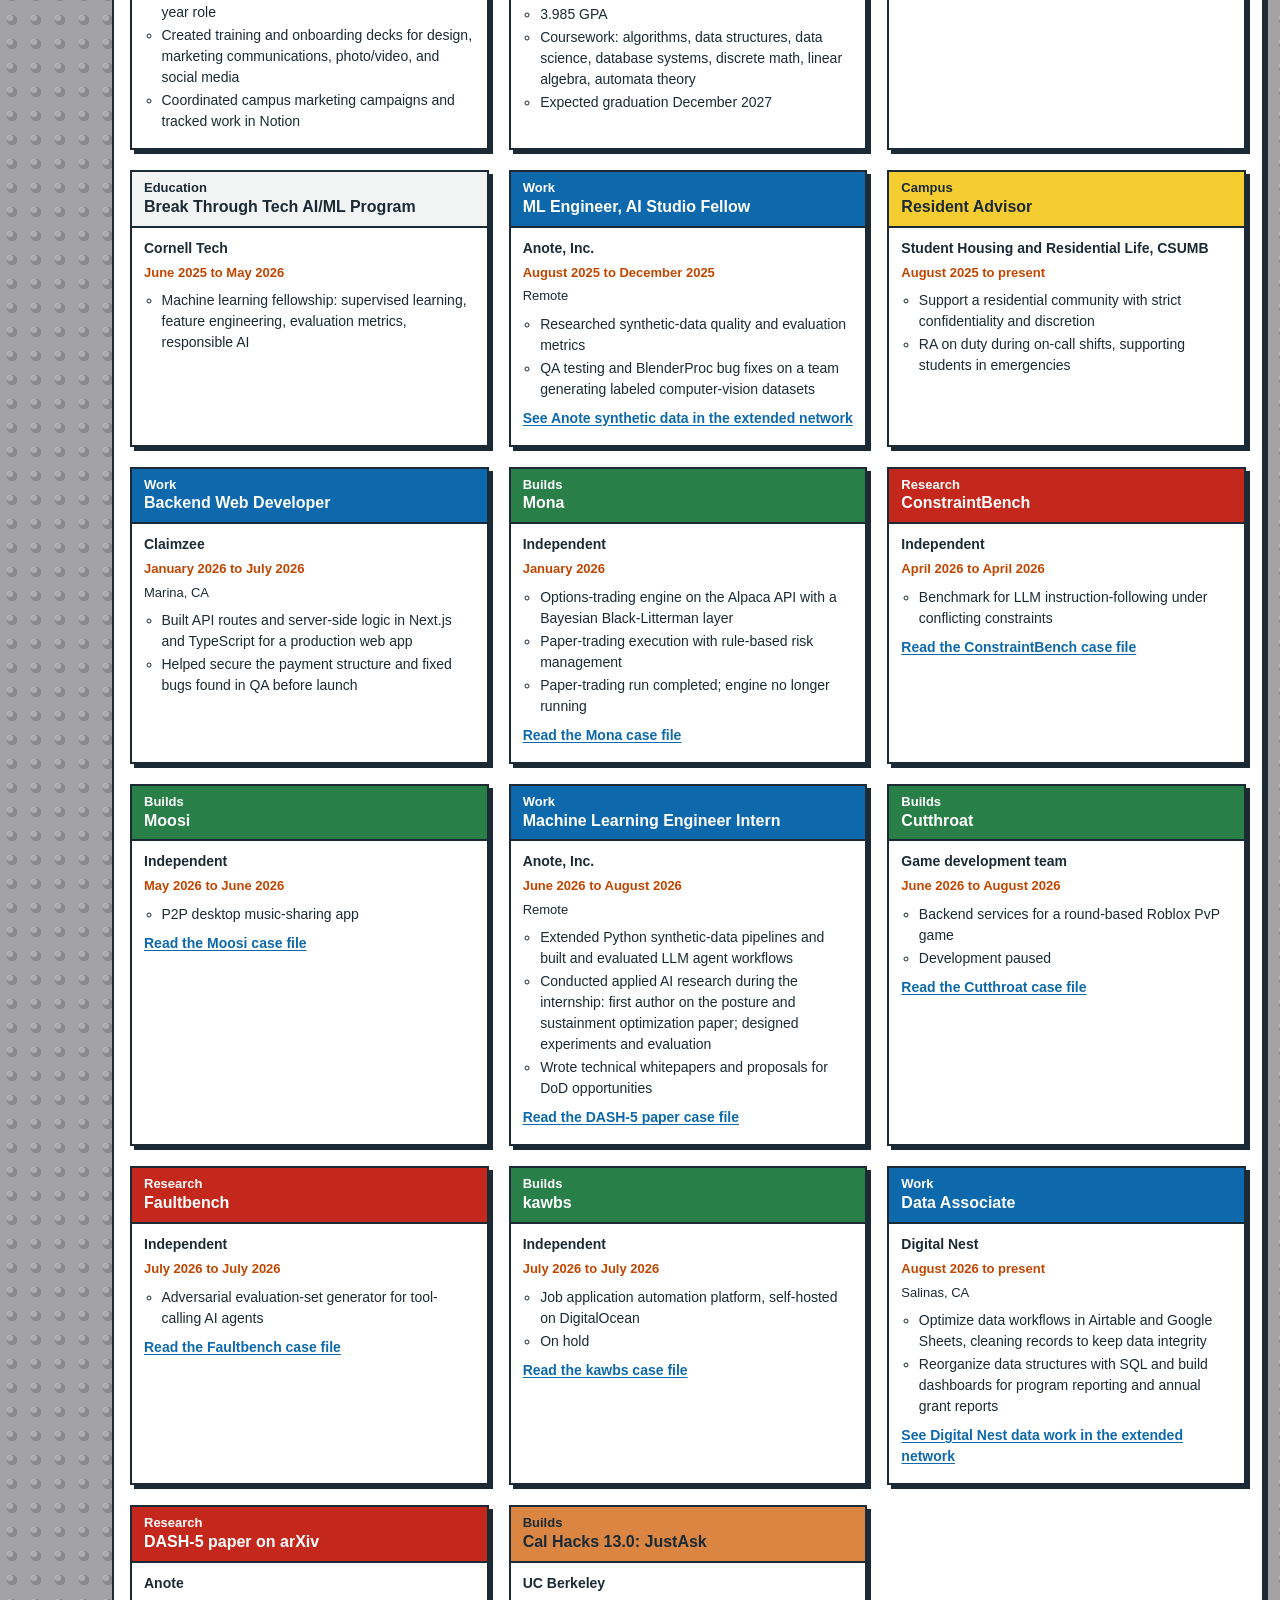
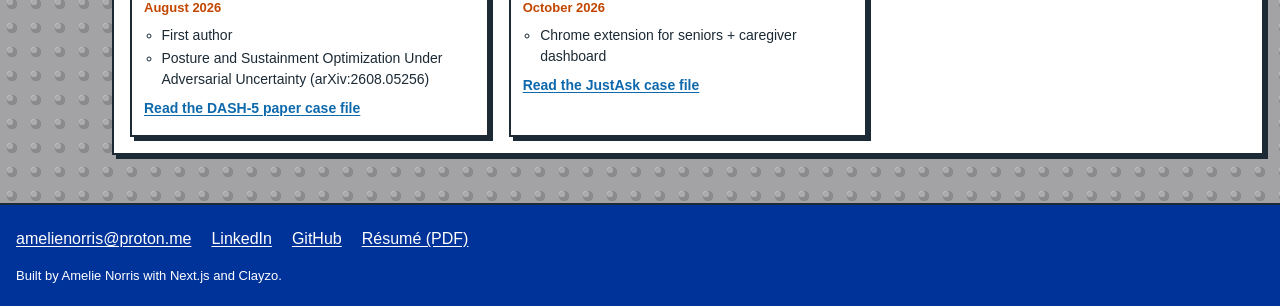
<file: journey/index.html>
<!DOCTYPE html><html lang="en-US" class="BNorjW_variable"><head><meta charSet="utf-8"/><meta name="viewport" content="width=device-width, initial-scale=1"/><link rel="preload" href="/_next/static/media/034111bd5fecc463-s.p.0m75r3fswdwux.woff2" as="font" crossorigin="" type="font/woff2"/><link rel="stylesheet" href="/_next/static/chunks/2y4-d6axaafzb.css" data-precedence="next"/><link rel="stylesheet" href="/_next/static/chunks/2d0fiwyvo0wap.css" data-precedence="next"/><link rel="preload" as="script" fetchPriority="low" href="/_next/static/chunks/310vm2bl3xxpt.js"/><script src="/_next/static/chunks/1wnov70f88xjy.js" async=""></script><script src="/_next/static/chunks/1e2e66heuz-e0.js" async=""></script><script src="/_next/static/chunks/0c98xzjfks9hq.js" async=""></script><script src="/_next/static/chunks/turbopack-2u1d16houkiyo.js" async=""></script><script src="/_next/static/chunks/21s67f6qi7gc6.js" async=""></script><script src="/_next/static/chunks/3ca4lnae2fz4l.js" async=""></script><meta name="theme-color" content="#003399"/><title>Amelie&#x27;s journey · Amelie Norris</title><meta name="description" content="Work, research, campus roles, and builds, month by month."/><meta property="og:title" content="Amelie Norris · ML systems, evals, and data"/><meta property="og:description" content="CS at CSU Monterey Bay, December 2027. Open to summer 2027 internships in ML engineering, AI research, data, and software engineering."/><meta property="og:url" content="https://amelienorris.github.io/"/><meta property="og:image" content="https://amelienorris.github.io/og.png"/><meta property="og:image:width" content="1200"/><meta property="og:image:height" content="630"/><meta property="og:image:alt" content="Amelie Norris, ML systems, evals, and data, built from bricks"/><meta property="og:type" content="website"/><meta name="twitter:card" content="summary_large_image"/><meta name="twitter:title" content="Amelie Norris · ML systems, evals, and data"/><meta name="twitter:description" content="CS at CSU Monterey Bay, December 2027. Open to summer 2027 internships in ML engineering, AI research, data, and software engineering."/><meta name="twitter:image" content="https://amelienorris.github.io/og.png"/><meta name="twitter:image:alt" content="Amelie Norris, ML systems, evals, and data, built from bricks"/><meta name="twitter:image:width" content="1200"/><meta name="twitter:image:height" content="630"/><link rel="icon" href="/favicon.svg"/><meta name="next-size-adjust" content=""/><script>try{if((location.pathname==='/'||location.pathname===""||location.pathname==="/")&&!localStorage.getItem('built')){document.documentElement.dataset.build='1';localStorage.setItem('built','1')}}catch(e){}</script><script src="/_next/static/chunks/0cz1d0mv5g_q7.js" noModule=""></script></head><body><div hidden=""><!--$--><!--/$--></div><a class="skip-link" href="#main">Skip to content</a><header class="dQ673a_bar"><div class="dQ673a_inner"><a class="dQ673a_brand" href="/">Amelie Norris</a><nav aria-label="Main" class="dQ673a_nav"><ul class="dQ673a_links"><li><a href="/">Home</a></li><li><a href="/#projects">Projects</a></li><li><a href="/#research">Research</a></li><li><a href="/journey/">Journey</a></li><li><a href="/#contact">Contact</a></li></ul><ul class="dQ673a_right"><li><a href="/resume.pdf">Résumé</a></li></ul></nav><div class="Q5LJxq_wrap"><button type="button" class="Q5LJxq_toggle" aria-expanded="false" aria-controls="mobile-menu"><span class="Q5LJxq_icon" aria-hidden="true"><svg viewBox="0 0 16 16" width="100%" height="100%" shape-rendering="crispEdges" fill="currentColor" aria-hidden="true"><rect x="1" y="3" width="14" height="2"></rect><rect x="1" y="7" width="14" height="2"></rect><rect x="1" y="11" width="14" height="2"></rect></svg></span>Menu</button></div></div></header><div class="CUj6aG_shell"><aside class="GqU1_a_panel" data-state="auto" data-home="0" aria-label="Explorer"><div class="GqU1_a_titleBar"><span class="GqU1_a_title">Explorer</span><button type="button" class="GqU1_a_collapse" aria-controls="explorer-tree"><span class="GqU1_a_openLabel">Hide</span><span class="GqU1_a_closedLabel">Show</span><span class="visually-hidden"> Explorer</span></button></div><nav id="explorer-tree" class="GqU1_a_body" aria-label="Site map"><ul class="GqU1_a_tree" role="list"><li class="GqU1_a_item"><div class="GqU1_a_row" style="padding-left:4px"><button type="button" class="GqU1_a_caret" aria-expanded="true"><span aria-hidden="true"><svg viewBox="0 0 16 16" width="100%" height="100%" shape-rendering="crispEdges" fill="currentColor" aria-hidden="true"><rect x="3" y="5" width="10" height="1"></rect><rect x="4" y="6" width="8" height="1"></rect><rect x="5" y="7" width="6" height="1"></rect><rect x="6" y="8" width="4" height="1"></rect><rect x="7" y="9" width="2" height="1"></rect></svg></span><span class="visually-hidden">Collapse<!-- --> <!-- -->Profile</span></button><span class="GqU1_a_icon" aria-hidden="true"><svg viewBox="0 0 16 16" width="100%" height="100%" shape-rendering="crispEdges" fill="currentColor" aria-hidden="true"><rect x="1" y="3" width="5" height="1"></rect><rect x="1" y="3" width="1" height="11"></rect><rect x="6" y="4" width="8" height="1"></rect><rect x="14" y="4" width="1" height="10"></rect><rect x="1" y="13" width="14" height="1"></rect><rect x="2" y="6" width="12" height="1"></rect></svg></span><a class="GqU1_a_link" href="/">Profile</a></div><ul class="GqU1_a_tree" role="list"><li class="GqU1_a_item"><div class="GqU1_a_row" style="padding-left:20px"><span class="GqU1_a_caretSpacer"></span><span class="GqU1_a_icon" aria-hidden="true"><svg viewBox="0 0 16 16" width="100%" height="100%" shape-rendering="crispEdges" fill="currentColor" aria-hidden="true"><rect x="3" y="3" width="3" height="2"></rect><rect x="10" y="3" width="3" height="2"></rect><rect x="1" y="5" width="14" height="1"></rect><rect x="1" y="5" width="1" height="9"></rect><rect x="14" y="5" width="1" height="9"></rect><rect x="1" y="13" width="14" height="1"></rect></svg></span><a class="GqU1_a_link" href="/#contact">Contact</a></div></li><li class="GqU1_a_item"><div class="GqU1_a_row" style="padding-left:20px"><span class="GqU1_a_caretSpacer"></span><span class="GqU1_a_icon" aria-hidden="true"><svg viewBox="0 0 16 16" width="100%" height="100%" shape-rendering="crispEdges" fill="currentColor" aria-hidden="true"><rect x="3" y="3" width="3" height="2"></rect><rect x="10" y="3" width="3" height="2"></rect><rect x="1" y="5" width="14" height="1"></rect><rect x="1" y="5" width="1" height="9"></rect><rect x="14" y="5" width="1" height="9"></rect><rect x="1" y="13" width="14" height="1"></rect></svg></span><a class="GqU1_a_link" href="/#details">Details</a></div></li><li class="GqU1_a_item"><div class="GqU1_a_row" style="padding-left:20px"><span class="GqU1_a_caretSpacer"></span><span class="GqU1_a_icon" aria-hidden="true"><svg viewBox="0 0 16 16" width="100%" height="100%" shape-rendering="crispEdges" fill="currentColor" aria-hidden="true"><rect x="3" y="3" width="3" height="2"></rect><rect x="10" y="3" width="3" height="2"></rect><rect x="1" y="5" width="14" height="1"></rect><rect x="1" y="5" width="1" height="9"></rect><rect x="14" y="5" width="1" height="9"></rect><rect x="1" y="13" width="14" height="1"></rect></svg></span><a class="GqU1_a_link" href="/#interests">Interests and skills</a></div></li><li class="GqU1_a_item"><div class="GqU1_a_row" style="padding-left:20px"><span class="GqU1_a_caretSpacer"></span><span class="GqU1_a_icon" aria-hidden="true"><svg viewBox="0 0 16 16" width="100%" height="100%" shape-rendering="crispEdges" fill="currentColor" aria-hidden="true"><rect x="3" y="3" width="3" height="2"></rect><rect x="10" y="3" width="3" height="2"></rect><rect x="1" y="5" width="14" height="1"></rect><rect x="1" y="5" width="1" height="9"></rect><rect x="14" y="5" width="1" height="9"></rect><rect x="1" y="13" width="14" height="1"></rect></svg></span><a class="GqU1_a_link" href="/#blurbs">Blurbs</a></div></li></ul></li><li class="GqU1_a_item"><div class="GqU1_a_row" style="padding-left:4px"><button type="button" class="GqU1_a_caret" aria-expanded="true"><span aria-hidden="true"><svg viewBox="0 0 16 16" width="100%" height="100%" shape-rendering="crispEdges" fill="currentColor" aria-hidden="true"><rect x="3" y="5" width="10" height="1"></rect><rect x="4" y="6" width="8" height="1"></rect><rect x="5" y="7" width="6" height="1"></rect><rect x="6" y="8" width="4" height="1"></rect><rect x="7" y="9" width="2" height="1"></rect></svg></span><span class="visually-hidden">Collapse<!-- --> <!-- -->Projects</span></button><span class="GqU1_a_icon" aria-hidden="true"><svg viewBox="0 0 16 16" width="100%" height="100%" shape-rendering="crispEdges" fill="currentColor" aria-hidden="true"><rect x="1" y="3" width="5" height="1"></rect><rect x="1" y="3" width="1" height="11"></rect><rect x="6" y="4" width="8" height="1"></rect><rect x="14" y="4" width="1" height="10"></rect><rect x="1" y="13" width="14" height="1"></rect><rect x="2" y="6" width="12" height="1"></rect></svg></span><a class="GqU1_a_link" href="/#projects">Projects</a></div><ul class="GqU1_a_tree" role="list"><li class="GqU1_a_item"><div class="GqU1_a_row" style="padding-left:20px"><span class="GqU1_a_caretSpacer"></span><span class="GqU1_a_icon" data-cat="research" aria-hidden="true"><svg viewBox="0 0 16 16" width="100%" height="100%" shape-rendering="crispEdges" fill="currentColor" aria-hidden="true"><rect x="3" y="3" width="3" height="2"></rect><rect x="10" y="3" width="3" height="2"></rect><rect x="1" y="5" width="14" height="1"></rect><rect x="1" y="5" width="1" height="9"></rect><rect x="14" y="5" width="1" height="9"></rect><rect x="1" y="13" width="14" height="1"></rect></svg></span><a class="GqU1_a_link" aria-describedby="_R_2tb_-projectsconstraintbench" href="/projects/constraintbench/">ConstraintBench</a><span id="_R_2tb_-projectsconstraintbench" class="visually-hidden">A benchmark for silent rule-breaking in LLMs</span></div></li><li class="GqU1_a_item"><div class="GqU1_a_row" style="padding-left:20px"><span class="GqU1_a_caretSpacer"></span><span class="GqU1_a_icon" data-cat="research" aria-hidden="true"><svg viewBox="0 0 16 16" width="100%" height="100%" shape-rendering="crispEdges" fill="currentColor" aria-hidden="true"><rect x="3" y="3" width="3" height="2"></rect><rect x="10" y="3" width="3" height="2"></rect><rect x="1" y="5" width="14" height="1"></rect><rect x="1" y="5" width="1" height="9"></rect><rect x="14" y="5" width="1" height="9"></rect><rect x="1" y="13" width="14" height="1"></rect></svg></span><a class="GqU1_a_link" aria-describedby="_R_2tb_-projectsdash5" href="/projects/dash-5/">DASH-5 paper</a><span id="_R_2tb_-projectsdash5" class="visually-hidden">Co-authored arXiv paper on posture planning as an MDP</span></div></li><li class="GqU1_a_item"><div class="GqU1_a_row" style="padding-left:20px"><span class="GqU1_a_caretSpacer"></span><span class="GqU1_a_icon" data-cat="builds" aria-hidden="true"><svg viewBox="0 0 16 16" width="100%" height="100%" shape-rendering="crispEdges" fill="currentColor" aria-hidden="true"><rect x="3" y="3" width="3" height="2"></rect><rect x="10" y="3" width="3" height="2"></rect><rect x="1" y="5" width="14" height="1"></rect><rect x="1" y="5" width="1" height="9"></rect><rect x="14" y="5" width="1" height="9"></rect><rect x="1" y="13" width="14" height="1"></rect></svg></span><a class="GqU1_a_link" aria-describedby="_R_2tb_-projectskawbs" href="/projects/kawbs/">kawbs</a><span id="_R_2tb_-projectskawbs" class="visually-hidden">Job application automation platform on DigitalOcean</span></div></li><li class="GqU1_a_item"><div class="GqU1_a_row" style="padding-left:20px"><span class="GqU1_a_caretSpacer"></span><span class="GqU1_a_icon" data-cat="builds" aria-hidden="true"><svg viewBox="0 0 16 16" width="100%" height="100%" shape-rendering="crispEdges" fill="currentColor" aria-hidden="true"><rect x="3" y="3" width="3" height="2"></rect><rect x="10" y="3" width="3" height="2"></rect><rect x="1" y="5" width="14" height="1"></rect><rect x="1" y="5" width="1" height="9"></rect><rect x="14" y="5" width="1" height="9"></rect><rect x="1" y="13" width="14" height="1"></rect></svg></span><a class="GqU1_a_link" aria-describedby="_R_2tb_-projectsmona" href="/projects/mona/">Mona</a><span id="_R_2tb_-projectsmona" class="visually-hidden">Autonomous options trading on Alpaca with Black-Litterman</span></div></li><li class="GqU1_a_item"><div class="GqU1_a_row" style="padding-left:20px"><span class="GqU1_a_caretSpacer"></span><span class="GqU1_a_icon" data-cat="hackathons" aria-hidden="true"><svg viewBox="0 0 16 16" width="100%" height="100%" shape-rendering="crispEdges" fill="currentColor" aria-hidden="true"><rect x="3" y="3" width="3" height="2"></rect><rect x="10" y="3" width="3" height="2"></rect><rect x="1" y="5" width="14" height="1"></rect><rect x="1" y="5" width="1" height="9"></rect><rect x="14" y="5" width="1" height="9"></rect><rect x="1" y="13" width="14" height="1"></rect></svg></span><a class="GqU1_a_link" aria-describedby="_R_2tb_-projectsjustask" href="/projects/justask/">JustAsk</a><span id="_R_2tb_-projectsjustask" class="visually-hidden">Chrome extension for seniors plus a caregiver dashboard</span></div></li><li class="GqU1_a_item"><div class="GqU1_a_row" style="padding-left:20px"><span class="GqU1_a_caretSpacer"></span><span class="GqU1_a_icon" data-cat="builds" aria-hidden="true"><svg viewBox="0 0 16 16" width="100%" height="100%" shape-rendering="crispEdges" fill="currentColor" aria-hidden="true"><rect x="3" y="3" width="3" height="2"></rect><rect x="10" y="3" width="3" height="2"></rect><rect x="1" y="5" width="14" height="1"></rect><rect x="1" y="5" width="1" height="9"></rect><rect x="14" y="5" width="1" height="9"></rect><rect x="1" y="13" width="14" height="1"></rect></svg></span><a class="GqU1_a_link" aria-describedby="_R_2tb_-projectscutthroat" href="/projects/cutthroat/">Cutthroat</a><span id="_R_2tb_-projectscutthroat" class="visually-hidden">Round-based Roblox PvP game, backend services</span></div></li><li class="GqU1_a_item"><div class="GqU1_a_row" style="padding-left:20px"><span class="GqU1_a_caretSpacer"></span><span class="GqU1_a_icon" data-cat="builds" aria-hidden="true"><svg viewBox="0 0 16 16" width="100%" height="100%" shape-rendering="crispEdges" fill="currentColor" aria-hidden="true"><rect x="3" y="3" width="3" height="2"></rect><rect x="10" y="3" width="3" height="2"></rect><rect x="1" y="5" width="14" height="1"></rect><rect x="1" y="5" width="1" height="9"></rect><rect x="14" y="5" width="1" height="9"></rect><rect x="1" y="13" width="14" height="1"></rect></svg></span><a class="GqU1_a_link" aria-describedby="_R_2tb_-projectsmoosi" href="/projects/moosi/">Moosi</a><span id="_R_2tb_-projectsmoosi" class="visually-hidden">P2P desktop music sharing, audio never touches the server</span></div></li><li class="GqU1_a_item"><div class="GqU1_a_row" style="padding-left:20px"><span class="GqU1_a_caretSpacer"></span><span class="GqU1_a_icon" data-cat="builds" aria-hidden="true"><svg viewBox="0 0 16 16" width="100%" height="100%" shape-rendering="crispEdges" fill="currentColor" aria-hidden="true"><rect x="3" y="3" width="3" height="2"></rect><rect x="10" y="3" width="3" height="2"></rect><rect x="1" y="5" width="14" height="1"></rect><rect x="1" y="5" width="1" height="9"></rect><rect x="14" y="5" width="1" height="9"></rect><rect x="1" y="13" width="14" height="1"></rect></svg></span><a class="GqU1_a_link" aria-describedby="_R_2tb_-projectsrolelens" href="/projects/rolelens/">RoleLens</a><span id="_R_2tb_-projectsrolelens" class="visually-hidden">Reviews resume bullets for SWE, MLE, public sector, or quant</span></div></li><li class="GqU1_a_item"><div class="GqU1_a_row" style="padding-left:20px"><span class="GqU1_a_caretSpacer"></span><span class="GqU1_a_icon" aria-hidden="true"><svg viewBox="0 0 16 16" width="100%" height="100%" shape-rendering="crispEdges" fill="currentColor" aria-hidden="true"><rect x="3" y="3" width="3" height="2"></rect><rect x="10" y="3" width="3" height="2"></rect><rect x="1" y="5" width="14" height="1"></rect><rect x="1" y="5" width="1" height="9"></rect><rect x="14" y="5" width="1" height="9"></rect><rect x="1" y="13" width="14" height="1"></rect></svg></span><a class="GqU1_a_link" href="/#extended">Extended network (5 more)</a></div></li></ul></li><li class="GqU1_a_item"><div class="GqU1_a_row" style="padding-left:4px"><span class="GqU1_a_caretSpacer"></span><span class="GqU1_a_icon" aria-hidden="true"><svg viewBox="0 0 16 16" width="100%" height="100%" shape-rendering="crispEdges" fill="currentColor" aria-hidden="true"><rect x="3" y="3" width="3" height="2"></rect><rect x="10" y="3" width="3" height="2"></rect><rect x="1" y="5" width="14" height="1"></rect><rect x="1" y="5" width="1" height="9"></rect><rect x="14" y="5" width="1" height="9"></rect><rect x="1" y="13" width="14" height="1"></rect></svg></span><a class="GqU1_a_link" href="/#research">Latest entries and research</a></div></li><li class="GqU1_a_item"><div class="GqU1_a_row" style="padding-left:4px"><span class="GqU1_a_caretSpacer"></span><span class="GqU1_a_icon" aria-hidden="true"><svg viewBox="0 0 16 16" width="100%" height="100%" shape-rendering="crispEdges" fill="currentColor" aria-hidden="true"><rect x="3" y="3" width="3" height="2"></rect><rect x="10" y="3" width="3" height="2"></rect><rect x="1" y="5" width="14" height="1"></rect><rect x="1" y="5" width="1" height="9"></rect><rect x="14" y="5" width="1" height="9"></rect><rect x="1" y="13" width="14" height="1"></rect></svg></span><a class="GqU1_a_link" href="/#journey">Journey</a></div></li><li class="GqU1_a_item"><div class="GqU1_a_row" style="padding-left:4px" data-current="1"><span class="GqU1_a_caretSpacer"></span><span class="GqU1_a_icon" aria-hidden="true"><svg viewBox="0 0 16 16" width="100%" height="100%" shape-rendering="crispEdges" fill="currentColor" aria-hidden="true"><rect x="3" y="3" width="3" height="2"></rect><rect x="10" y="3" width="3" height="2"></rect><rect x="1" y="5" width="14" height="1"></rect><rect x="1" y="5" width="1" height="9"></rect><rect x="14" y="5" width="1" height="9"></rect><rect x="1" y="13" width="14" height="1"></rect></svg></span><a class="GqU1_a_link" aria-current="page" href="/journey/">Full journey</a></div></li></ul></nav><div class="GqU1_a_props" aria-hidden="true"><div class="GqU1_a_propsHead">Description</div><p class="GqU1_a_propsBody">Point at or focus a row to see what it is.</p></div></aside><div class="CUj6aG_page"><main id="main" class="_5jP07W_page"><header class="_5jP07W_head"><h1 class="_5jP07W_h1">Amelie&#x27;s journey</h1><p class="_5jP07W_lede">Work, research, campus roles, and builds, month by month. Hover, tap, or tab to a brick to see the details.</p><p class="_5jP07W_back"><a href="/">Back to the profile</a></p></header><section id="chart" aria-labelledby="chart-title" class="WUf7Da_box"><div class="WUf7Da_head"><h2 id="chart-title" class="WUf7Da_title">Month by month</h2></div><div class="WUf7Da_body"><div class="lkUJpG_timeline" data-size="full"><div class="lkUJpG_desktop"><div class="lkUJpG_chart" data-size="full" style="--rows:10;--step:55ms;--drop:520ms"><div class="lkUJpG_nowRow" aria-hidden="true"><span class="lkUJpG_nowLabel" style="left:88.02083333333334%">Now: <!-- -->November 2026</span></div><div class="lkUJpG_body"><div class="lkUJpG_laneLabels" aria-hidden="true"><span class="lkUJpG_laneLabel" style="--n:2">Work</span><span class="lkUJpG_laneLabel" style="--n:1">Research</span><span class="lkUJpG_laneLabel" style="--n:3">Campus</span><span class="lkUJpG_laneLabel" style="--n:2">Builds</span><span class="lkUJpG_laneLabel" style="--n:2">Education</span></div><div class="lkUJpG_strip"><div class="lkUJpG_plot"><span class="lkUJpG_band" aria-hidden="true" style="--first:0;--n:2"></span><span class="lkUJpG_band" aria-hidden="true" style="--first:2;--n:1"></span><span class="lkUJpG_band" aria-hidden="true" style="--first:3;--n:3"></span><span class="lkUJpG_band" aria-hidden="true" style="--first:6;--n:2"></span><span class="lkUJpG_band" aria-hidden="true" style="--first:8;--n:2"></span><span class="lkUJpG_nowLine" aria-hidden="true" style="left:88.02083333333334%"></span><div class="lkUJpG_layer" data-anim="wait" data-check-anim="timeline" data-anim-end="1600" role="group" aria-label="Timeline chart. Each brick is a button that opens its details."><div data-slot="osu" class="lkUJpG_slot" data-kind="range" style="--l:0;--w:75;--row:3;--i:0"><button type="button" data-cat="campus" class="lkUJpG_btn" aria-label="Social Media and Marketing Intern, Otter Student Union, CSUMB, July 2024 to June 2026" aria-expanded="false"><span class="lkUJpG_shadow" aria-hidden="true"></span><span class="lkUJpG_edge" aria-hidden="true"></span><span class="lkUJpG_face" aria-hidden="true"></span><span class="lkUJpG_studs" aria-hidden="true"></span><span data-title="true" class="lkUJpG_title" aria-hidden="true">Social Media and Marketing Intern</span></button></div><div data-slot="csumb" class="lkUJpG_slot" data-kind="range" data-clipped="true" style="--l:3.125;--w:96.875;--row:8;--i:1"><button type="button" data-cat="education" class="lkUJpG_btn" aria-label="B.S. Computer Science (software engineering), CSU Monterey Bay, August 2024 to December 2027 (expected)" aria-expanded="false"><span class="lkUJpG_shadow" aria-hidden="true"></span><span class="lkUJpG_edge" aria-hidden="true"></span><span class="lkUJpG_face" aria-hidden="true"></span><span class="lkUJpG_studs" aria-hidden="true"></span><span data-title="true" class="lkUJpG_title" aria-hidden="true">B.S. Computer Science (software engineering)</span></button></div><div data-slot="peer-mentor" class="lkUJpG_slot" data-kind="range" style="--l:25;--w:50;--row:4;--i:2"><button type="button" data-cat="campus" class="lkUJpG_btn" aria-label="Science Student Success Peer Mentor, CSUMB, March 2025 to June 2026" aria-expanded="false"><span class="lkUJpG_shadow" aria-hidden="true"></span><span class="lkUJpG_edge" aria-hidden="true"></span><span class="lkUJpG_face" aria-hidden="true"></span><span class="lkUJpG_studs" aria-hidden="true"></span><span data-title="true" class="lkUJpG_title" aria-hidden="true">Science Student Success Peer Mentor</span></button></div><div data-slot="btt" class="lkUJpG_slot" data-kind="range" style="--l:34.375;--w:37.5;--row:9;--i:3"><button type="button" data-cat="education" class="lkUJpG_btn" aria-label="Break Through Tech AI/ML Program, Cornell Tech, June 2025 to May 2026" aria-expanded="false"><span class="lkUJpG_shadow" aria-hidden="true"></span><span class="lkUJpG_edge" aria-hidden="true"></span><span class="lkUJpG_face" aria-hidden="true"></span><span class="lkUJpG_studs" aria-hidden="true"></span><span data-title="true" class="lkUJpG_title" aria-hidden="true">Break Through Tech AI/ML Program</span></button></div><div data-slot="anote-fellow" class="lkUJpG_slot" data-kind="range" style="--l:40.625;--w:15.625;--row:0;--i:4"><button type="button" data-cat="work" class="lkUJpG_btn" aria-label="ML Engineer, AI Studio Fellow, Anote, Inc., August 2025 to December 2025" aria-expanded="false"><span class="lkUJpG_shadow" aria-hidden="true"></span><span class="lkUJpG_edge" aria-hidden="true"></span><span class="lkUJpG_face" aria-hidden="true"></span><span class="lkUJpG_studs" aria-hidden="true"></span><span data-title="true" class="lkUJpG_title" aria-hidden="true">ML Engineer, AI Studio Fellow</span></button></div><div data-slot="ra" class="lkUJpG_slot" data-kind="ongoing" style="--l:40.625;--w:47.39583333333334;--row:5;--i:5"><button type="button" data-cat="campus" class="lkUJpG_btn" aria-label="Resident Advisor, Student Housing and Residential Life, CSUMB, August 2025 to present" aria-expanded="false"><span class="lkUJpG_shadow" aria-hidden="true"></span><span class="lkUJpG_edge" aria-hidden="true"></span><span class="lkUJpG_face" aria-hidden="true"></span><span class="lkUJpG_studs" aria-hidden="true"></span><span data-title="true" class="lkUJpG_title" aria-hidden="true">Resident Advisor</span></button></div><div data-slot="claimzee" class="lkUJpG_slot" data-kind="range" style="--l:56.25;--w:21.875;--row:0;--i:6"><button type="button" data-cat="work" class="lkUJpG_btn" aria-label="Backend Web Developer, Claimzee, January 2026 to July 2026" aria-expanded="false"><span class="lkUJpG_shadow" aria-hidden="true"></span><span class="lkUJpG_edge" aria-hidden="true"></span><span class="lkUJpG_face" aria-hidden="true"></span><span class="lkUJpG_studs" aria-hidden="true"></span><span data-title="true" class="lkUJpG_title" aria-hidden="true">Backend Web Developer</span></button></div><div data-slot="mona" class="lkUJpG_slot" data-kind="point" style="--l:57.8125;--w:0;--row:6;--i:7"><span data-label="true" class="lkUJpG_above" aria-hidden="true">Mona</span><button type="button" data-cat="builds" class="lkUJpG_btn" aria-label="Mona, Independent, January 2026" aria-expanded="false"><span class="lkUJpG_shadow" aria-hidden="true"></span><span class="lkUJpG_edge" aria-hidden="true"></span><span class="lkUJpG_face" aria-hidden="true"></span><span class="lkUJpG_studs" aria-hidden="true"></span><span class="lkUJpG_flag" aria-hidden="true"><svg viewBox="0 0 16 16" width="100%" height="100%" shape-rendering="crispEdges" fill="currentColor" aria-hidden="true"><rect x="3" y="1" width="1" height="14"></rect><rect x="4" y="1" width="8" height="1"></rect><rect x="4" y="2" width="9" height="4"></rect><rect x="4" y="6" width="8" height="1"></rect></svg></span></button></div><div data-slot="constraintbench" class="lkUJpG_slot" data-kind="range" style="--l:65.625;--w:3.125;--row:2;--i:8"><button type="button" data-cat="research" class="lkUJpG_btn" aria-label="ConstraintBench, Independent, April 2026 to April 2026" aria-expanded="false"><span class="lkUJpG_shadow" aria-hidden="true"></span><span class="lkUJpG_edge" aria-hidden="true"></span><span class="lkUJpG_face" aria-hidden="true"></span><span class="lkUJpG_studs" aria-hidden="true"></span><span data-title="true" class="lkUJpG_title" aria-hidden="true">ConstraintBench</span></button></div><div data-slot="moosi" class="lkUJpG_slot" data-kind="range" style="--l:68.75;--w:6.25;--row:6;--i:9"><button type="button" data-cat="builds" class="lkUJpG_btn" aria-label="Moosi, Independent, May 2026 to June 2026" aria-expanded="false"><span class="lkUJpG_shadow" aria-hidden="true"></span><span class="lkUJpG_edge" aria-hidden="true"></span><span class="lkUJpG_face" aria-hidden="true"></span><span class="lkUJpG_studs" aria-hidden="true"></span><span data-title="true" class="lkUJpG_title" aria-hidden="true">Moosi</span></button></div><div data-slot="anote" class="lkUJpG_slot" data-kind="range" style="--l:71.875;--w:9.375;--row:1;--i:10"><button type="button" data-cat="work" class="lkUJpG_btn" aria-label="Machine Learning Engineer Intern, Anote, Inc., June 2026 to August 2026" aria-expanded="false"><span class="lkUJpG_shadow" aria-hidden="true"></span><span class="lkUJpG_edge" aria-hidden="true"></span><span class="lkUJpG_face" aria-hidden="true"></span><span class="lkUJpG_studs" aria-hidden="true"></span><span data-title="true" class="lkUJpG_title" aria-hidden="true">Machine Learning Engineer Intern</span></button></div><div data-slot="cutthroat" class="lkUJpG_slot" data-kind="range" style="--l:71.875;--w:9.375;--row:7;--i:11"><button type="button" data-cat="builds" class="lkUJpG_btn" aria-label="Cutthroat, Game development team, June 2026 to August 2026" aria-expanded="false"><span class="lkUJpG_shadow" aria-hidden="true"></span><span class="lkUJpG_edge" aria-hidden="true"></span><span class="lkUJpG_face" aria-hidden="true"></span><span class="lkUJpG_studs" aria-hidden="true"></span><span data-title="true" class="lkUJpG_title" aria-hidden="true">Cutthroat</span></button></div><div data-slot="faultbench" class="lkUJpG_slot" data-kind="range" style="--l:75;--w:3.125;--row:2;--i:12"><button type="button" data-cat="research" class="lkUJpG_btn" aria-label="Faultbench, Independent, July 2026 to July 2026" aria-expanded="false"><span class="lkUJpG_shadow" aria-hidden="true"></span><span class="lkUJpG_edge" aria-hidden="true"></span><span class="lkUJpG_face" aria-hidden="true"></span><span class="lkUJpG_studs" aria-hidden="true"></span><span data-title="true" class="lkUJpG_title" aria-hidden="true">Faultbench</span></button></div><div data-slot="kawbs" class="lkUJpG_slot" data-kind="range" style="--l:75;--w:3.125;--row:6;--i:13"><button type="button" data-cat="builds" class="lkUJpG_btn" aria-label="kawbs, Independent, July 2026 to July 2026" aria-expanded="false"><span class="lkUJpG_shadow" aria-hidden="true"></span><span class="lkUJpG_edge" aria-hidden="true"></span><span class="lkUJpG_face" aria-hidden="true"></span><span class="lkUJpG_studs" aria-hidden="true"></span><span data-title="true" class="lkUJpG_title" aria-hidden="true">kawbs</span></button></div><div data-slot="digital-nest" class="lkUJpG_slot" data-kind="ongoing" style="--l:78.125;--w:9.895833333333343;--row:0;--i:14"><button type="button" data-cat="work" class="lkUJpG_btn" aria-label="Data Associate, Digital Nest, August 2026 to present" aria-expanded="false"><span class="lkUJpG_shadow" aria-hidden="true"></span><span class="lkUJpG_edge" aria-hidden="true"></span><span class="lkUJpG_face" aria-hidden="true"></span><span class="lkUJpG_studs" aria-hidden="true"></span><span data-title="true" class="lkUJpG_title" aria-hidden="true">Data Associate</span></button></div><div data-slot="dash5" class="lkUJpG_slot" data-kind="point" style="--l:79.6875;--w:0;--row:2;--i:15"><span data-label="true" class="lkUJpG_above" aria-hidden="true">DASH-5 paper on arXiv</span><button type="button" data-cat="research" class="lkUJpG_btn" aria-label="DASH-5 paper on arXiv, Anote, August 2026" aria-expanded="false"><span class="lkUJpG_shadow" aria-hidden="true"></span><span class="lkUJpG_edge" aria-hidden="true"></span><span class="lkUJpG_face" aria-hidden="true"></span><span class="lkUJpG_studs" aria-hidden="true"></span><span class="lkUJpG_flag" aria-hidden="true"><svg viewBox="0 0 16 16" width="100%" height="100%" shape-rendering="crispEdges" fill="currentColor" aria-hidden="true"><rect x="3" y="1" width="1" height="14"></rect><rect x="4" y="1" width="8" height="1"></rect><rect x="4" y="2" width="9" height="4"></rect><rect x="4" y="6" width="8" height="1"></rect></svg></span></button></div><div data-slot="calhacks" class="lkUJpG_slot" data-kind="point" style="--l:85.9375;--w:0;--row:6;--i:16"><span data-label="true" class="lkUJpG_above" aria-hidden="true">Cal Hacks 13.0: JustAsk</span><button type="button" data-cat="hackathons" class="lkUJpG_btn" aria-label="Cal Hacks 13.0: JustAsk, UC Berkeley, October 2026" aria-expanded="false"><span class="lkUJpG_shadow" aria-hidden="true"></span><span class="lkUJpG_edge" aria-hidden="true"></span><span class="lkUJpG_face" aria-hidden="true"></span><span class="lkUJpG_studs" aria-hidden="true"></span><span class="lkUJpG_flag" aria-hidden="true"><svg viewBox="0 0 16 16" width="100%" height="100%" shape-rendering="crispEdges" fill="currentColor" aria-hidden="true"><rect x="3" y="1" width="1" height="14"></rect><rect x="4" y="1" width="8" height="1"></rect><rect x="4" y="2" width="9" height="4"></rect><rect x="4" y="6" width="8" height="1"></rect></svg></span></button></div></div></div></div></div><div class="lkUJpG_axis" aria-hidden="true"><span class="lkUJpG_tickMajor" style="left:0%"><span class="lkUJpG_year">2024</span></span><span class="lkUJpG_tick" style="left:3.125%"></span><span class="lkUJpG_tick" style="left:6.25%"></span><span class="lkUJpG_tick" style="left:9.375%"></span><span class="lkUJpG_tick" style="left:12.5%"></span><span class="lkUJpG_tick" style="left:15.625%"></span><span class="lkUJpG_tickMajor" style="left:18.75%"><span class="lkUJpG_year">2025</span></span><span class="lkUJpG_tick" style="left:21.875%"></span><span class="lkUJpG_tick" style="left:25%"></span><span class="lkUJpG_tick" style="left:28.125%"></span><span class="lkUJpG_tick" style="left:31.25%"></span><span class="lkUJpG_tick" style="left:34.375%"></span><span class="lkUJpG_tick" style="left:37.5%"></span><span class="lkUJpG_tick" style="left:40.625%"></span><span class="lkUJpG_tick" style="left:43.75%"></span><span class="lkUJpG_tick" style="left:46.875%"></span><span class="lkUJpG_tick" style="left:50%"></span><span class="lkUJpG_tick" style="left:53.125%"></span><span class="lkUJpG_tickMajor" style="left:56.25%"><span class="lkUJpG_year">2026</span></span><span class="lkUJpG_tick" style="left:59.375%"></span><span class="lkUJpG_tick" style="left:62.5%"></span><span class="lkUJpG_tick" style="left:65.625%"></span><span class="lkUJpG_tick" style="left:68.75%"></span><span class="lkUJpG_tick" style="left:71.875%"></span><span class="lkUJpG_tick" style="left:75%"></span><span class="lkUJpG_tick" style="left:78.125%"></span><span class="lkUJpG_tick" style="left:81.25%"></span><span class="lkUJpG_tick" style="left:84.375%"></span><span class="lkUJpG_tick" style="left:87.5%"></span><span class="lkUJpG_tick" style="left:90.625%"></span><span class="lkUJpG_tickMajor" style="left:93.75%"><span class="lkUJpG_year">2027</span></span><span class="lkUJpG_tick" style="left:96.875%"></span><span class="lkUJpG_tick" style="left:100%"></span></div></div></div><div class="lkUJpG_mobile"><div class="lkUJpG_vertical"><div class="lkUJpG_vGroup"><p class="lkUJpG_vYear">2024</p><ol class="lkUJpG_vList"><li class="lkUJpG_vItem" data-kind="range"><span class="lkUJpG_vMarker" data-cat="campus" aria-hidden="true"></span><div class="lkUJpG_vCard"><div class="lkUJpG_detailHead" data-cat="campus"><span class="lkUJpG_detailLane">Campus</span><h3 class="lkUJpG_detailTitle">Social Media and Marketing Intern</h3></div><div class="lkUJpG_detailBody"><p class="lkUJpG_detailOrg">Otter Student Union, CSUMB</p><p class="lkUJpG_detailDates">July 2024 to June 2026</p></div></div></li><li class="lkUJpG_vItem" data-kind="range"><span class="lkUJpG_vMarker" data-cat="education" aria-hidden="true"></span><div class="lkUJpG_vCard"><div class="lkUJpG_detailHead" data-cat="education"><span class="lkUJpG_detailLane">Education</span><h3 class="lkUJpG_detailTitle">B.S. Computer Science (software engineering)</h3></div><div class="lkUJpG_detailBody"><p class="lkUJpG_detailOrg">CSU Monterey Bay</p><p class="lkUJpG_detailDates">August 2024 to December 2027 (expected)</p><p class="lkUJpG_detailMeta">Monterey, CA</p></div></div></li></ol></div><div class="lkUJpG_vGroup"><p class="lkUJpG_vYear">2025</p><ol class="lkUJpG_vList"><li class="lkUJpG_vItem" data-kind="range"><span class="lkUJpG_vMarker" data-cat="campus" aria-hidden="true"></span><div class="lkUJpG_vCard"><div class="lkUJpG_detailHead" data-cat="campus"><span class="lkUJpG_detailLane">Campus</span><h3 class="lkUJpG_detailTitle">Science Student Success Peer Mentor</h3></div><div class="lkUJpG_detailBody"><p class="lkUJpG_detailOrg">CSUMB</p><p class="lkUJpG_detailDates">March 2025 to June 2026</p></div></div></li><li class="lkUJpG_vItem" data-kind="range"><span class="lkUJpG_vMarker" data-cat="education" aria-hidden="true"></span><div class="lkUJpG_vCard"><div class="lkUJpG_detailHead" data-cat="education"><span class="lkUJpG_detailLane">Education</span><h3 class="lkUJpG_detailTitle">Break Through Tech AI/ML Program</h3></div><div class="lkUJpG_detailBody"><p class="lkUJpG_detailOrg">Cornell Tech</p><p class="lkUJpG_detailDates">June 2025 to May 2026</p></div></div></li><li class="lkUJpG_vItem" data-kind="range"><span class="lkUJpG_vMarker" data-cat="work" aria-hidden="true"></span><div class="lkUJpG_vCard"><div class="lkUJpG_detailHead" data-cat="work"><span class="lkUJpG_detailLane">Work</span><h3 class="lkUJpG_detailTitle">ML Engineer, AI Studio Fellow</h3></div><div class="lkUJpG_detailBody"><p class="lkUJpG_detailOrg">Anote, Inc.</p><p class="lkUJpG_detailDates">August 2025 to December 2025</p><p class="lkUJpG_detailMeta">Remote</p><p class="lkUJpG_detailLink"><a href="/#extended">See Anote synthetic data in the extended network</a></p></div></div></li><li class="lkUJpG_vItem" data-kind="ongoing"><span class="lkUJpG_vMarker" data-cat="campus" aria-hidden="true"></span><div class="lkUJpG_vCard"><div class="lkUJpG_detailHead" data-cat="campus"><span class="lkUJpG_detailLane">Campus</span><h3 class="lkUJpG_detailTitle">Resident Advisor</h3></div><div class="lkUJpG_detailBody"><p class="lkUJpG_detailOrg">Student Housing and Residential Life, CSUMB</p><p class="lkUJpG_detailDates">August 2025 to present</p></div></div></li></ol></div><div class="lkUJpG_vGroup"><p class="lkUJpG_vYear">2026</p><ol class="lkUJpG_vList"><li class="lkUJpG_vItem" data-kind="range"><span class="lkUJpG_vMarker" data-cat="work" aria-hidden="true"></span><div class="lkUJpG_vCard"><div class="lkUJpG_detailHead" data-cat="work"><span class="lkUJpG_detailLane">Work</span><h3 class="lkUJpG_detailTitle">Backend Web Developer</h3></div><div class="lkUJpG_detailBody"><p class="lkUJpG_detailOrg">Claimzee</p><p class="lkUJpG_detailDates">January 2026 to July 2026</p><p class="lkUJpG_detailMeta">Marina, CA</p></div></div></li><li class="lkUJpG_vItem" data-kind="point"><span class="lkUJpG_vMarker" data-cat="builds" aria-hidden="true"><span class="lkUJpG_vFlag"><svg viewBox="0 0 16 16" width="100%" height="100%" shape-rendering="crispEdges" fill="currentColor" aria-hidden="true"><rect x="3" y="1" width="1" height="14"></rect><rect x="4" y="1" width="8" height="1"></rect><rect x="4" y="2" width="9" height="4"></rect><rect x="4" y="6" width="8" height="1"></rect></svg></span></span><div class="lkUJpG_vCard"><div class="lkUJpG_detailHead" data-cat="builds"><span class="lkUJpG_detailLane">Builds</span><h3 class="lkUJpG_detailTitle">Mona</h3></div><div class="lkUJpG_detailBody"><p class="lkUJpG_detailOrg">Independent</p><p class="lkUJpG_detailDates">January 2026</p><p class="lkUJpG_detailLink"><a href="/projects/mona/">Read the Mona case file</a></p></div></div></li><li class="lkUJpG_vItem" data-kind="range"><span class="lkUJpG_vMarker" data-cat="research" aria-hidden="true"></span><div class="lkUJpG_vCard"><div class="lkUJpG_detailHead" data-cat="research"><span class="lkUJpG_detailLane">Research</span><h3 class="lkUJpG_detailTitle">ConstraintBench</h3></div><div class="lkUJpG_detailBody"><p class="lkUJpG_detailOrg">Independent</p><p class="lkUJpG_detailDates">April 2026 to April 2026</p><p class="lkUJpG_detailLink"><a href="/projects/constraintbench/">Read the ConstraintBench case file</a></p></div></div></li><li class="lkUJpG_vItem" data-kind="range"><span class="lkUJpG_vMarker" data-cat="builds" aria-hidden="true"></span><div class="lkUJpG_vCard"><div class="lkUJpG_detailHead" data-cat="builds"><span class="lkUJpG_detailLane">Builds</span><h3 class="lkUJpG_detailTitle">Moosi</h3></div><div class="lkUJpG_detailBody"><p class="lkUJpG_detailOrg">Independent</p><p class="lkUJpG_detailDates">May 2026 to June 2026</p><p class="lkUJpG_detailLink"><a href="/projects/moosi/">Read the Moosi case file</a></p></div></div></li><li class="lkUJpG_vItem" data-kind="range"><span class="lkUJpG_vMarker" data-cat="work" aria-hidden="true"></span><div class="lkUJpG_vCard"><div class="lkUJpG_detailHead" data-cat="work"><span class="lkUJpG_detailLane">Work</span><h3 class="lkUJpG_detailTitle">Machine Learning Engineer Intern</h3></div><div class="lkUJpG_detailBody"><p class="lkUJpG_detailOrg">Anote, Inc.</p><p class="lkUJpG_detailDates">June 2026 to August 2026</p><p class="lkUJpG_detailMeta">Remote</p><p class="lkUJpG_detailLink"><a href="/projects/dash-5/">Read the DASH-5 paper case file</a></p></div></div></li><li class="lkUJpG_vItem" data-kind="range"><span class="lkUJpG_vMarker" data-cat="builds" aria-hidden="true"></span><div class="lkUJpG_vCard"><div class="lkUJpG_detailHead" data-cat="builds"><span class="lkUJpG_detailLane">Builds</span><h3 class="lkUJpG_detailTitle">Cutthroat</h3></div><div class="lkUJpG_detailBody"><p class="lkUJpG_detailOrg">Game development team</p><p class="lkUJpG_detailDates">June 2026 to August 2026</p><p class="lkUJpG_detailLink"><a href="/projects/cutthroat/">Read the Cutthroat case file</a></p></div></div></li><li class="lkUJpG_vItem" data-kind="range"><span class="lkUJpG_vMarker" data-cat="research" aria-hidden="true"></span><div class="lkUJpG_vCard"><div class="lkUJpG_detailHead" data-cat="research"><span class="lkUJpG_detailLane">Research</span><h3 class="lkUJpG_detailTitle">Faultbench</h3></div><div class="lkUJpG_detailBody"><p class="lkUJpG_detailOrg">Independent</p><p class="lkUJpG_detailDates">July 2026 to July 2026</p><p class="lkUJpG_detailLink"><a href="/projects/faultbench/">Read the Faultbench case file</a></p></div></div></li><li class="lkUJpG_vItem" data-kind="range"><span class="lkUJpG_vMarker" data-cat="builds" aria-hidden="true"></span><div class="lkUJpG_vCard"><div class="lkUJpG_detailHead" data-cat="builds"><span class="lkUJpG_detailLane">Builds</span><h3 class="lkUJpG_detailTitle">kawbs</h3></div><div class="lkUJpG_detailBody"><p class="lkUJpG_detailOrg">Independent</p><p class="lkUJpG_detailDates">July 2026 to July 2026</p><p class="lkUJpG_detailLink"><a href="/projects/kawbs/">Read the kawbs case file</a></p></div></div></li><li class="lkUJpG_vItem" data-kind="ongoing"><span class="lkUJpG_vMarker" data-cat="work" aria-hidden="true"></span><div class="lkUJpG_vCard"><div class="lkUJpG_detailHead" data-cat="work"><span class="lkUJpG_detailLane">Work</span><h3 class="lkUJpG_detailTitle">Data Associate</h3></div><div class="lkUJpG_detailBody"><p class="lkUJpG_detailOrg">Digital Nest</p><p class="lkUJpG_detailDates">August 2026 to present</p><p class="lkUJpG_detailMeta">Salinas, CA</p><p class="lkUJpG_detailLink"><a href="/#extended">See Digital Nest data work in the extended network</a></p></div></div></li><li class="lkUJpG_vItem" data-kind="point"><span class="lkUJpG_vMarker" data-cat="research" aria-hidden="true"><span class="lkUJpG_vFlag"><svg viewBox="0 0 16 16" width="100%" height="100%" shape-rendering="crispEdges" fill="currentColor" aria-hidden="true"><rect x="3" y="1" width="1" height="14"></rect><rect x="4" y="1" width="8" height="1"></rect><rect x="4" y="2" width="9" height="4"></rect><rect x="4" y="6" width="8" height="1"></rect></svg></span></span><div class="lkUJpG_vCard"><div class="lkUJpG_detailHead" data-cat="research"><span class="lkUJpG_detailLane">Research</span><h3 class="lkUJpG_detailTitle">DASH-5 paper on arXiv</h3></div><div class="lkUJpG_detailBody"><p class="lkUJpG_detailOrg">Anote</p><p class="lkUJpG_detailDates">August 2026</p><p class="lkUJpG_detailLink"><a href="/projects/dash-5/">Read the DASH-5 paper case file</a></p></div></div></li><li class="lkUJpG_vItem" data-kind="point"><span class="lkUJpG_vMarker" data-cat="hackathons" aria-hidden="true"><span class="lkUJpG_vFlag"><svg viewBox="0 0 16 16" width="100%" height="100%" shape-rendering="crispEdges" fill="currentColor" aria-hidden="true"><rect x="3" y="1" width="1" height="14"></rect><rect x="4" y="1" width="8" height="1"></rect><rect x="4" y="2" width="9" height="4"></rect><rect x="4" y="6" width="8" height="1"></rect></svg></span></span><div class="lkUJpG_vCard"><div class="lkUJpG_detailHead" data-cat="hackathons"><span class="lkUJpG_detailLane">Builds</span><h3 class="lkUJpG_detailTitle">Cal Hacks 13.0: JustAsk</h3></div><div class="lkUJpG_detailBody"><p class="lkUJpG_detailOrg">UC Berkeley</p><p class="lkUJpG_detailDates">October 2026</p><p class="lkUJpG_detailLink"><a href="/projects/justask/">Read the JustAsk case file</a></p></div></div></li></ol></div><p class="lkUJpG_vNow">Now: <!-- -->November 2026</p></div></div><div class="a9JVTG_legend"><span class="a9JVTG_legendTitle">Brick colors<!-- -->:</span><ul class="a9JVTG_items"><li class="a9JVTG_item"><span class="a9JVTG_swatch" data-cat="work" aria-hidden="true"></span>Work</li><li class="a9JVTG_item"><span class="a9JVTG_swatch" data-cat="research" aria-hidden="true"></span>Research and evaluations</li><li class="a9JVTG_item"><span class="a9JVTG_swatch" data-cat="campus" aria-hidden="true"></span>Campus leadership</li><li class="a9JVTG_item"><span class="a9JVTG_swatch" data-cat="builds" aria-hidden="true"></span>Shipped products and builds</li><li class="a9JVTG_item"><span class="a9JVTG_swatch" data-cat="hackathons" aria-hidden="true"></span>Hackathons and events</li><li class="a9JVTG_item"><span class="a9JVTG_swatch" data-cat="education" aria-hidden="true"></span>Education</li></ul></div></div></div></section><section id="entries" aria-labelledby="entries-title" class="WUf7Da_box"><div class="WUf7Da_head"><h2 id="entries-title" class="WUf7Da_title">Every entry</h2></div><div class="WUf7Da_body"><ol class="lkUJpG_detailList"><li class="lkUJpG_detailCard"><div class="lkUJpG_detailHead" data-cat="campus"><span class="lkUJpG_detailLane">Campus</span><h3 class="lkUJpG_detailTitle">Social Media and Marketing Intern</h3></div><div class="lkUJpG_detailBody"><p class="lkUJpG_detailOrg">Otter Student Union, CSUMB</p><p class="lkUJpG_detailDates">July 2024 to June 2026</p><ul class="lkUJpG_detailBullets"><li>Produced brand-consistent social content and contributed to 50% follower growth over the two-year role</li><li>Created training and onboarding decks for design, marketing communications, photo/video, and social media</li><li>Coordinated campus marketing campaigns and tracked work in Notion</li></ul></div></li><li class="lkUJpG_detailCard"><div class="lkUJpG_detailHead" data-cat="education"><span class="lkUJpG_detailLane">Education</span><h3 class="lkUJpG_detailTitle">B.S. Computer Science (software engineering)</h3></div><div class="lkUJpG_detailBody"><p class="lkUJpG_detailOrg">CSU Monterey Bay</p><p class="lkUJpG_detailDates">August 2024 to December 2027 (expected)</p><p class="lkUJpG_detailMeta">Monterey, CA</p><ul class="lkUJpG_detailBullets"><li>3.985 GPA</li><li>Coursework: algorithms, data structures, data science, database systems, discrete math, linear algebra, automata theory</li><li>Expected graduation December 2027</li></ul></div></li><li class="lkUJpG_detailCard"><div class="lkUJpG_detailHead" data-cat="campus"><span class="lkUJpG_detailLane">Campus</span><h3 class="lkUJpG_detailTitle">Science Student Success Peer Mentor</h3></div><div class="lkUJpG_detailBody"><p class="lkUJpG_detailOrg">CSUMB</p><p class="lkUJpG_detailDates">March 2025 to June 2026</p><ul class="lkUJpG_detailBullets"><li>Mentor STEM students on coursework and career pathways</li></ul></div></li><li class="lkUJpG_detailCard"><div class="lkUJpG_detailHead" data-cat="education"><span class="lkUJpG_detailLane">Education</span><h3 class="lkUJpG_detailTitle">Break Through Tech AI/ML Program</h3></div><div class="lkUJpG_detailBody"><p class="lkUJpG_detailOrg">Cornell Tech</p><p class="lkUJpG_detailDates">June 2025 to May 2026</p><ul class="lkUJpG_detailBullets"><li>Machine learning fellowship: supervised learning, feature engineering, evaluation metrics, responsible AI</li></ul></div></li><li class="lkUJpG_detailCard"><div class="lkUJpG_detailHead" data-cat="work"><span class="lkUJpG_detailLane">Work</span><h3 class="lkUJpG_detailTitle">ML Engineer, AI Studio Fellow</h3></div><div class="lkUJpG_detailBody"><p class="lkUJpG_detailOrg">Anote, Inc.</p><p class="lkUJpG_detailDates">August 2025 to December 2025</p><p class="lkUJpG_detailMeta">Remote</p><ul class="lkUJpG_detailBullets"><li>Researched synthetic-data quality and evaluation metrics</li><li>QA testing and BlenderProc bug fixes on a team generating labeled computer-vision datasets</li></ul><p class="lkUJpG_detailLink"><a href="/#extended">See Anote synthetic data in the extended network</a></p></div></li><li class="lkUJpG_detailCard"><div class="lkUJpG_detailHead" data-cat="campus"><span class="lkUJpG_detailLane">Campus</span><h3 class="lkUJpG_detailTitle">Resident Advisor</h3></div><div class="lkUJpG_detailBody"><p class="lkUJpG_detailOrg">Student Housing and Residential Life, CSUMB</p><p class="lkUJpG_detailDates">August 2025 to present</p><ul class="lkUJpG_detailBullets"><li>Support a residential community with strict confidentiality and discretion</li><li>RA on duty during on-call shifts, supporting students in emergencies</li></ul></div></li><li class="lkUJpG_detailCard"><div class="lkUJpG_detailHead" data-cat="work"><span class="lkUJpG_detailLane">Work</span><h3 class="lkUJpG_detailTitle">Backend Web Developer</h3></div><div class="lkUJpG_detailBody"><p class="lkUJpG_detailOrg">Claimzee</p><p class="lkUJpG_detailDates">January 2026 to July 2026</p><p class="lkUJpG_detailMeta">Marina, CA</p><ul class="lkUJpG_detailBullets"><li>Built API routes and server-side logic in Next.js and TypeScript for a production web app</li><li>Helped secure the payment structure and fixed bugs found in QA before launch</li></ul></div></li><li class="lkUJpG_detailCard"><div class="lkUJpG_detailHead" data-cat="builds"><span class="lkUJpG_detailLane">Builds</span><h3 class="lkUJpG_detailTitle">Mona</h3></div><div class="lkUJpG_detailBody"><p class="lkUJpG_detailOrg">Independent</p><p class="lkUJpG_detailDates">January 2026</p><ul class="lkUJpG_detailBullets"><li>Options-trading engine on the Alpaca API with a Bayesian Black-Litterman layer</li><li>Paper-trading execution with rule-based risk management</li><li>Paper-trading run completed; engine no longer running</li></ul><p class="lkUJpG_detailLink"><a href="/projects/mona/">Read the Mona case file</a></p></div></li><li class="lkUJpG_detailCard"><div class="lkUJpG_detailHead" data-cat="research"><span class="lkUJpG_detailLane">Research</span><h3 class="lkUJpG_detailTitle">ConstraintBench</h3></div><div class="lkUJpG_detailBody"><p class="lkUJpG_detailOrg">Independent</p><p class="lkUJpG_detailDates">April 2026 to April 2026</p><ul class="lkUJpG_detailBullets"><li>Benchmark for LLM instruction-following under conflicting constraints</li></ul><p class="lkUJpG_detailLink"><a href="/projects/constraintbench/">Read the ConstraintBench case file</a></p></div></li><li class="lkUJpG_detailCard"><div class="lkUJpG_detailHead" data-cat="builds"><span class="lkUJpG_detailLane">Builds</span><h3 class="lkUJpG_detailTitle">Moosi</h3></div><div class="lkUJpG_detailBody"><p class="lkUJpG_detailOrg">Independent</p><p class="lkUJpG_detailDates">May 2026 to June 2026</p><ul class="lkUJpG_detailBullets"><li>P2P desktop music-sharing app</li></ul><p class="lkUJpG_detailLink"><a href="/projects/moosi/">Read the Moosi case file</a></p></div></li><li class="lkUJpG_detailCard"><div class="lkUJpG_detailHead" data-cat="work"><span class="lkUJpG_detailLane">Work</span><h3 class="lkUJpG_detailTitle">Machine Learning Engineer Intern</h3></div><div class="lkUJpG_detailBody"><p class="lkUJpG_detailOrg">Anote, Inc.</p><p class="lkUJpG_detailDates">June 2026 to August 2026</p><p class="lkUJpG_detailMeta">Remote</p><ul class="lkUJpG_detailBullets"><li>Extended Python synthetic-data pipelines and built and evaluated LLM agent workflows</li><li>Conducted applied AI research during the internship: first author on the posture and sustainment optimization paper; designed experiments and evaluation</li><li>Wrote technical whitepapers and proposals for DoD opportunities</li></ul><p class="lkUJpG_detailLink"><a href="/projects/dash-5/">Read the DASH-5 paper case file</a></p></div></li><li class="lkUJpG_detailCard"><div class="lkUJpG_detailHead" data-cat="builds"><span class="lkUJpG_detailLane">Builds</span><h3 class="lkUJpG_detailTitle">Cutthroat</h3></div><div class="lkUJpG_detailBody"><p class="lkUJpG_detailOrg">Game development team</p><p class="lkUJpG_detailDates">June 2026 to August 2026</p><ul class="lkUJpG_detailBullets"><li>Backend services for a round-based Roblox PvP game</li><li>Development paused</li></ul><p class="lkUJpG_detailLink"><a href="/projects/cutthroat/">Read the Cutthroat case file</a></p></div></li><li class="lkUJpG_detailCard"><div class="lkUJpG_detailHead" data-cat="research"><span class="lkUJpG_detailLane">Research</span><h3 class="lkUJpG_detailTitle">Faultbench</h3></div><div class="lkUJpG_detailBody"><p class="lkUJpG_detailOrg">Independent</p><p class="lkUJpG_detailDates">July 2026 to July 2026</p><ul class="lkUJpG_detailBullets"><li>Adversarial evaluation-set generator for tool-calling AI agents</li></ul><p class="lkUJpG_detailLink"><a href="/projects/faultbench/">Read the Faultbench case file</a></p></div></li><li class="lkUJpG_detailCard"><div class="lkUJpG_detailHead" data-cat="builds"><span class="lkUJpG_detailLane">Builds</span><h3 class="lkUJpG_detailTitle">kawbs</h3></div><div class="lkUJpG_detailBody"><p class="lkUJpG_detailOrg">Independent</p><p class="lkUJpG_detailDates">July 2026 to July 2026</p><ul class="lkUJpG_detailBullets"><li>Job application automation platform, self-hosted on DigitalOcean</li><li>On hold</li></ul><p class="lkUJpG_detailLink"><a href="/projects/kawbs/">Read the kawbs case file</a></p></div></li><li class="lkUJpG_detailCard"><div class="lkUJpG_detailHead" data-cat="work"><span class="lkUJpG_detailLane">Work</span><h3 class="lkUJpG_detailTitle">Data Associate</h3></div><div class="lkUJpG_detailBody"><p class="lkUJpG_detailOrg">Digital Nest</p><p class="lkUJpG_detailDates">August 2026 to present</p><p class="lkUJpG_detailMeta">Salinas, CA</p><ul class="lkUJpG_detailBullets"><li>Optimize data workflows in Airtable and Google Sheets, cleaning records to keep data integrity</li><li>Reorganize data structures with SQL and build dashboards for program reporting and annual grant reports</li></ul><p class="lkUJpG_detailLink"><a href="/#extended">See Digital Nest data work in the extended network</a></p></div></li><li class="lkUJpG_detailCard"><div class="lkUJpG_detailHead" data-cat="research"><span class="lkUJpG_detailLane">Research</span><h3 class="lkUJpG_detailTitle">DASH-5 paper on arXiv</h3></div><div class="lkUJpG_detailBody"><p class="lkUJpG_detailOrg">Anote</p><p class="lkUJpG_detailDates">August 2026</p><ul class="lkUJpG_detailBullets"><li>First author</li><li>Posture and Sustainment Optimization Under Adversarial Uncertainty (arXiv:2608.05256)</li></ul><p class="lkUJpG_detailLink"><a href="/projects/dash-5/">Read the DASH-5 paper case file</a></p></div></li><li class="lkUJpG_detailCard"><div class="lkUJpG_detailHead" data-cat="hackathons"><span class="lkUJpG_detailLane">Builds</span><h3 class="lkUJpG_detailTitle">Cal Hacks 13.0: JustAsk</h3></div><div class="lkUJpG_detailBody"><p class="lkUJpG_detailOrg">UC Berkeley</p><p class="lkUJpG_detailDates">October 2026</p><ul class="lkUJpG_detailBullets"><li>Chrome extension for seniors + caregiver dashboard</li></ul><p class="lkUJpG_detailLink"><a href="/projects/justask/">Read the JustAsk case file</a></p></div></li></ol></div></section></main><!--$--><!--/$--></div></div><footer class="EZoWya_footer"><div class="EZoWya_inner"><ul class="EZoWya_links"><li><a href="mailto:amelienorris@proton.me">amelienorris@proton.me</a></li><li><a href="https://www.linkedin.com/in/amelienorris/" rel="noopener noreferrer">LinkedIn</a></li><li><a href="https://github.com/amelienorris" rel="noopener noreferrer">GitHub</a></li><li><a href="/resume.pdf">Résumé (PDF)</a></li></ul><p class="EZoWya_small">Built by <!-- -->Amelie Norris<!-- --> with Next.js and Clayzo.</p></div></footer><script id="_R_">(globalThis["TURBOPACK"] || (globalThis["TURBOPACK"] = [])).push({"otherChunks":["static/chunks/310vm2bl3xxpt.js","static/chunks/1wnov70f88xjy.js","static/chunks/1e2e66heuz-e0.js","static/chunks/0c98xzjfks9hq.js"],"runtimeModuleIds":[94553]});</script><script src="/_next/static/chunks/310vm2bl3xxpt.js" async=""></script><script>(self.__next_f=self.__next_f||[]).push([0])</script><script>self.__next_f.push([1,"1:\"$Sreact.fragment\"\n2:\"/_next/static/chunks/21s67f6qi7gc6.js\"\n3:\"/_next/static/chunks/3ca4lnae2fz4l.js\"\n4:I[22016,[\"$2\",\"$3\"],\"\"]\n5:I[65617,[\"$2\"],\"MobileMenu\"]\n6:I[46024,[\"$2\"],\"Explorer\"]\nf:I[68027,[\"$2\"],\"default\",1]\n:HL[\"/_next/static/chunks/2y4-d6axaafzb.css\",\"style\"]\n:HL[\"/_next/static/chunks/2d0fiwyvo0wap.css\",\"style\"]\n:HL[\"/_next/static/media/034111bd5fecc463-s.p.0m75r3fswdwux.woff2\",\"font\",{\"crossOrigin\":\"\",\"type\":\"font/woff2\"}]\nb:X\nc:[[\"children\",{\"s\":\"__PAGE__\",\"h\":512,\"d\":{\"r\":\"$Ld\",\"p\":false,\"v\":null}}]]\n9:[[\"children\",{\"s\":\"journey\",\"h\":512,\"d\":{\"r\":\"$La\",\"p\":false,\"v\":\"$b\"},\"c\":\"$Qc\"}]]\n0:{\"P\":null,\"c\":[\"\",\"journey\",\"\"],\"q\":\"\",\"i\":false,\"t\":{\"t\":{\"s\":\"\",\"h\":528,\"d\":{\"r\":[\"$\",\"$1\",\"c\",{\"children\":[[[\"$\",\"link\",\"0\",{\"rel\":\"stylesheet\",\"href\":\"/_next/static/chunks/2y4-d6axaafzb.css\",\"precedence\":\"next\",\"crossOrigin\":\"$undefined\",\"nonce\":\"$undefined\"}],[\"$\",\"link\",\"1\",{\"rel\":\"stylesheet\",\"href\":\"/_next/static/chunks/2d0fiwyvo0wap.css\",\"precedence\":\"next\",\"crossOrigin\":\"$undefined\",\"nonce\":\"$undefined\"}],[\"$\",\"script\",\"script-0\",{\"src\":\"/_next/static/chunks/21s67f6qi7gc6.js\",\"async\":true,\"nonce\":\"$undefined\"}]],[\"$\",\"html\",null,{\"lang\":\"en-US\",\"className\":\"BNorjW_variable\",\"suppressHydrationWarning\":true,\"children\":[[\"$\",\"head\",null,{\"children\":[\"$\",\"script\",null,{\"dangerouslySetInnerHTML\":{\"__html\":\"try{if((location.pathname==='/'||location.pathname===\\\"\\\"||location.pathname===\\\"/\\\")\u0026\u0026!localStorage.getItem('built')){document.documentElement.dataset.build='1';localStorage.setItem('built','1')}}catch(e){}\"}}]}],[\"$\",\"body\",null,{\"children\":[[\"$\",\"a\",null,{\"className\":\"skip-link\",\"href\":\"#main\",\"children\":\"Skip to content\"}],[\"$\",\"header\",null,{\"className\":\"dQ673a_bar\",\"children\":[\"$\",\"div\",null,{\"className\":\"dQ673a_inner\",\"children\":[[\"$\",\"$L4\",null,{\"href\":\"/\",\"className\":\"dQ673a_brand\",\"children\":\"Amelie Norris\"}],[\"$\",\"nav\",null,{\"aria-label\":\"Main\",\"className\":\"dQ673a_nav\",\"children\":[[\"$\",\"ul\",null,{\"className\":\"dQ673a_links\",\"children\":[[\"$\",\"li\",\"/\",{\"children\":[\"$\",\"$L4\",null,{\"href\":\"/\",\"children\":\"Home\"}]}],[\"$\",\"li\",\"/#projects\",{\"children\":[\"$\",\"$L4\",null,{\"href\":\"/#projects\",\"children\":\"Projects\"}]}],[\"$\",\"li\",\"/#research\",{\"children\":[\"$\",\"$L4\",null,{\"href\":\"/#research\",\"children\":\"Research\"}]}],[\"$\",\"li\",\"/journey/\",{\"children\":[\"$\",\"$L4\",null,{\"href\":\"/journey/\",\"children\":\"Journey\"}]}],[\"$\",\"li\",\"/#contact\",{\"children\":[\"$\",\"$L4\",null,{\"href\":\"/#contact\",\"children\":\"Contact\"}]}]]}],[\"$\",\"ul\",null,{\"className\":\"dQ673a_right\",\"children\":[\"$\",\"li\",null,{\"children\":[\"$\",\"a\",null,{\"href\":\"/resume.pdf\",\"children\":\"Résumé\"}]}]}]]}],[\"$\",\"$L5\",null,{\"links\":[{\"label\":\"Home\",\"href\":\"/\"},{\"label\":\"Projects\",\"href\":\"/#projects\"},{\"label\":\"Research\",\"href\":\"/#research\"},{\"label\":\"Journey\",\"href\":\"/journey/\"},{\"label\":\"Contact\",\"href\":\"/#contact\"},{\"label\":\"Résumé\",\"href\":\"/resume.pdf\"}],\"projects\":[{\"label\":\"ConstraintBench\",\"href\":\"/projects/constraintbench/\",\"blurb\":\"Tests whether LLMs admit when instructions conflict\",\"cat\":\"research\"},{\"label\":\"DASH-5 paper\",\"href\":\"/projects/dash-5/\",\"blurb\":\"Paper on placing assets before a conflict, on arXiv\",\"cat\":\"research\"},{\"label\":\"kawbs\",\"href\":\"/projects/kawbs/\",\"blurb\":\"Job application automation, self-hosted. On hold\",\"cat\":\"builds\"},{\"label\":\"Mona\",\"href\":\"/projects/mona/\",\"blurb\":\"Options-trading engine with a Bayesian blending layer\",\"cat\":\"builds\"},{\"label\":\"JustAsk\",\"href\":\"/projects/justask/\",\"blurb\":\"Guides seniors through websites, one click at a time\",\"cat\":\"hackathons\"},{\"label\":\"Cutthroat\",\"href\":\"/projects/cutthroat/\",\"blurb\":\"Roblox PvP game: I built the trading and data backend\",\"cat\":\"builds\"},{\"label\":\"Moosi\",\"href\":\"/projects/moosi/\",\"blurb\":\"Desktop app that shares music directly between peers\",\"cat\":\"builds\"},{\"label\":\"RoleLens\",\"href\":\"/projects/rolelens/\",\"blurb\":\"AI resume reviewer tuned to a target career lane\",\"cat\":\"builds\"}]}]]}]}],[\"$\",\"div\",null,{\"className\":\"CUj6aG_shell\",\"children\":[[\"$\",\"$L6\",null,{\"tree\":[{\"label\":\"Profile\",\"href\":\"/\",\"spy\":\"profile\",\"children\":[{\"label\":\"Contact\",\"href\":\"/#contact\",\"spy\":\"contact\"},{\"label\":\"Details\",\"href\":\"/#details\",\"spy\":\"details\"},{\"label\":\"Interests and skills\",\"href\":\"/#interests\",\"spy\":\"interests\"},{\"label\":\"Blurbs\",\"href\":\"/#blurbs\",\"spy\":\"blurbs\"}]},{\"label\":\"Projects\",\"href\":\"/#projects\",\"spy\":\"projects\",\"children\":[{\"label\":\"ConstraintBench\",\"href\":\"/projects/constraintbench/\",\"blurb\":\"A benchmark for silent rule-breaking in LLMs\",\"cat\":\"research\"},{\"label\":\"DASH-5 paper\",\"href\":\"/projects/dash-5/\",\"blurb\":\"Co-authored arXiv paper on posture planning as an MDP\",\"cat\":\"research\"},{\"label\":\"kawbs\",\"href\":\"/projects/kawbs/\",\"blurb\":\"Job application automation platform on DigitalOcean\",\"cat\":\"builds\"},{\"label\":\"Mona\",\"href\":\"/projects/mona/\",\"blurb\":\"Autonomous options trading on Alpaca with Black-Litterman\",\"cat\":\"builds\"},{\"label\":\"JustAsk\",\"href\":\"/projects/justask/\",\"blurb\":\"Chrome extension for seniors plus a caregiver dashboard\",\"cat\":\"hackathons\"},{\"label\":\"Cutthroat\",\"href\":\"/projects/cutthroat/\",\"blurb\":\"Round-based Roblox PvP game, backend services\",\"cat\":\"builds\"},{\"label\":\"Moosi\",\"href\":\"/projects/moosi/\",\"blurb\":\"P2P desktop music sharing, audio never touches the server\",\"cat\":\"builds\"},{\"label\":\"RoleLens\",\"href\":\"/projects/rolelens/\",\"blurb\":\"Reviews resume bullets for SWE, MLE, public sector, or quant\",\"cat\":\"builds\"},{\"label\":\"Extended network (5 more)\",\"href\":\"/#extended\",\"spy\":\"extended\"}]},{\"label\":\"Latest entries and research\",\"href\":\"/#research\",\"spy\":\"research\"},{\"label\":\"Journey\",\"href\":\"/#journey\",\"spy\":\"journey\"},{\"label\":\"Full journey\",\"href\":\"/journey/\"}]}],\"$L7\"]}],\"$L8\"]}]]}]]}],\"p\":false,\"v\":null},\"c\":\"$Q9\"},\"h\":{\"r\":\"$Le\",\"p\":false,\"v\":null}},\"m\":\"$undefined\",\"G\":[\"$f\",[\"$L10\",\"$L11\"]],\"S\":true,\"r\":\"$undefined\",\"s\":\"$undefined\",\"a\":\"$undefined\",\"l\":\"$undefined\",\"p\":\"$undefined\",\"d\":\"$undefined\",\"b\":\"TPxS0I5syh90qJTkR-nbz\"}\n12:I[39756,[\"$2\"],\"default\"]\n13:I[37457,[\"$2\"],\"default\"]\n14:I[69640,[\"$2\",\"$3\"],\"Chart\"]\n1a:\"ViewportBoundary\"\n1b:I[97367,[\"$2\"],\"$1a\"]\n1d:\"MetadataBoundary\"\n1e:I[97367,[\"$2\"],\"$1d\"]\n1f:\"$Sreact.suspense\"\n7:[\"$\",\"div\",null,{\"className\":\"CUj6aG_page\",\"children\":[\"$\",\"$L12\",null,{\"parallelRouterKey\":\"children\",\"error\":\"$undefined\",\"errorStyles\":\"$undefined\",\"errorScripts\":\"$undefined\",\"template\":[\"$\",\"$L13\",null,{}],\"templateStyles\":\"$undefined\",\"templateScripts\":\"$undefined\",\"notFound\":[[[\"$\",\"title\",null,{\"children\":\"404: This page could not be found.\"}],[\"$\",\"div\",null,{\"style\":{\"fontFamily\":\"system-ui,\\\"Segoe UI\\\",Roboto,Helvetica,Arial,sans-serif,\\\"Apple Color Emoji\\\",\\\"Segoe UI Emoji\\\"\",\"height\":\"100vh\",\"textAlign\":\"center\",\"display\":\"flex\",\"flexDirection\":\"column\",\"alignItems\":\"center\",\"justifyContent\":\"center\"},\"children\":[\"$\",\"div\",null,{\"children\":[[\"$\",\"style\",null,{\"dangerouslySetInnerHTML\":{\"__html\":\"body{color:#000;background:#fff;margin:0}.next-error-h1{border-right:1px solid rgba(0,0,0,.3)}@media (prefers-color-scheme:dark){body{color:#fff;background:#000}.next-error-h1{border-right:1px solid rgba(255,255,255,.3)}}\"}}],[\"$\",\"h1\",null,{\"className\":\"next-error-h1\",\"style\":{\"display\":\"inline-block\",\"margin\":\"0 20px 0 0\",\"padding\":\"0 23px 0 0\",\"fontSize\":24,\"fontWeight\":500,\"verticalAlign\":\"top\",\"lineHeight\":\"49px\"},\"children\":404}],[\"$\",\"div\",null,{\"style\":{\"display\":\"inline-block\"},\"children\":[\"$\",\"h2\",null,{\"style\":{\"fontSize\":14,\"fontWeight\":400,\"lineHeight\":\"49px\",\"margin\":0},\"children\":\"This page could not be found.\"}]}]]}]}]],[]],\"forbidden\":\"$undefined\",\"unauthorized\":\"$undefined\"}]}]\n8:[\"$\",\"footer\",null,{\"className\":\"EZoWya_footer\",\"children\":[\"$\",\"div\",null,{\"className\":\"EZoWya_inner\",\"children\":[[\"$\",\"ul\",null,{\"className\":\"EZoWya_links\",\"children\":[[\"$\",\"li\",null,{\"children\":[\"$\",\"a\",null,{\"href\":\"mailto:amelienorris@proton.me\",\"children\":\"amelienorris@proton.me\"}]}],[\"$\",\"li\",null,{\"children\":[\"$\",\"a\",null,{\"href\":\"https://www.linkedin.com/in/amelienorris/\",\"rel\":\"noopener noreferrer\",\"children\":\"LinkedIn\"}]}],[\"$\",\"li\",null,{\"children\":[\"$\",\"a\",null,{\"href\":\"https://github.com/amelienorris\",\"rel\":\"noopener noreferrer\",\"children\":\"GitHub\"}]}],[\"$\",\"li\",null,{\"children\":[\"$\",\"a\",null,{\"href\":\"/resume.pdf\",\"children\":\"Résumé (PDF)\"}]}]]}],[\"$\",\"p\",null,{\"className\":\"EZoWya_small\",\"children\":[\"Built by \",\"Amelie Norris\",\" with Next.js and Clayzo.\"]}]]}]}]\na:[\"$\",\"$1\",\"c\",{\"children\":[null,[\"$\",\"$L12\",null,{\"parallelRouterKey\":\"children\",\"error\":\"$undefined\",\"errorStyles\":\"$undefined\",\"errorScripts\":\"$undefined\",\"template\":[\"$\",\"$L13\",null,{}],\"templateStyles\":\"$undefined\",\"templateScripts\":\"$undefined\",\"notFound\":\"$undefined\",\"forbidden\":\"$undefined\",\"unauthorized\":\"$undefined\"}]]}]\nd:[\"$\",\"$1\",\"c\",{\"children\":[[\"$\",\"main\",null,{\"id\":\"main\",\"className\":\"_5jP07W_page\",\"children\":[[\"$\",\"header\",null,{\"className\":\"_5jP07W_head\",\"children\":[[\"$\",\"h1\",null,{\"className\":\"_5jP07W_h1\",\"children\":\"Amelie's journey\"}],[\"$\",\"p\",null,{\"className\":\"_5jP07W_lede\",\"children\":\"Work, research, campus roles, and builds, month by month. Hover, tap, or tab to a brick to see the details.\"}],[\"$\",\"p\",null,{\"className\":\"_5jP07W_back\",\"children\":[\"$\",\"$L4\",null,{\"href\":\"/\",\"children\":\"Back to the profile\"}]}]]}],[[\"$\",\"section\",null,{\"id\":\"chart\",\"aria-labelledby\":\"chart-title\",\"className\":\"WUf7Da_box\",\"children\":[[\"$\",\"div\",null,{\"className\":\"WUf7Da_head\",\"children\":[[\"$\",\"h2\",null,{\"id\":\"chart-title\",\"className\":\"WUf7Da_title\",\"children\":\"Month by month\"}],null]}],[\"$\",\"div\",null,{\"className\":\"WUf7Da_body\",\"children\":[\"$\",\"div\",null,{\"className\":\"lkUJpG_timeline\",\"data-size\":\"full\",\"children\":[null,[\"$\",\"div\",null,{\"className\":\"lkUJpG_desktop\",\"children\":[\"$\",\"$L14\",null,{\"model\":{\"items\":[{\"id\":\"osu\",\"lane\":\"campus\",\"laneLabel\":\"Campus\",\"cat\":\"campus\",\"title\":\"Social Media and Marketing Intern\",\"org\":\"Otter Student Union, CSUMB\",\"dates\":\"July 2024 to June 2026\",\"location\":\"$undefined\",\"bullets\":[\"Produced brand-consistent social content and contributed to 50% follower growth over the two-year role\",\"Created training and onboarding decks for design, marketing communications, photo/video, and social media\",\"Coordinated campus marketing campaigns and tracked work in Notion\"],\"link\":\"$undefined\",\"aria\":\"Social Media and Marketing Intern, Otter Student Union, CSUMB, July 2024 to June 2026\",\"placed\":{\"kind\":\"range\",\"l\":0,\"w\":75,\"row\":3,\"clipped\":false}},{\"id\":\"csumb\",\"lane\":\"education\",\"laneLabel\":\"Education\",\"cat\":\"education\",\"title\":\"B.S. Computer Science (software engineering)\",\"org\":\"CSU Monterey Bay\",\"dates\":\"August 2024 to December 2027 (expected)\",\"location\":\"Monterey, CA\",\"bullets\":[\"3.985 GPA\",\"Coursework: algorithms, data structures, data science, database systems, discrete math, linear algebra, automata theory\",\"Expected graduation December 2027\"],\"link\":\"$undefined\",\"aria\":\"B.S. Computer Science (software engineering), CSU Monterey Bay, August 2024 to December 2027 (expected)\",\"placed\":{\"kind\":\"range\",\"l\":3.125,\"w\":96.875,\"row\":8,\"clipped\":true}},{\"id\":\"peer-mentor\",\"lane\":\"campus\",\"laneLabel\":\"Campus\",\"cat\":\"campus\",\"title\":\"Science Student Success Peer Mentor\",\"org\":\"CSUMB\",\"dates\":\"March 2025 to June 2026\",\"location\":\"$undefined\",\"bullets\":[\"Mentor STEM students on coursework and career pathways\"],\"link\":\"$undefined\",\"aria\":\"Science Student Success Peer Mentor, CSUMB, March 2025 to June 2026\",\"placed\":{\"kind\":\"range\",\"l\":25,\"w\":50,\"row\":4,\"clipped\":false}},{\"id\":\"btt\",\"lane\":\"education\",\"laneLabel\":\"Education\",\"cat\":\"education\",\"title\":\"Break Through Tech AI/ML Program\",\"org\":\"Cornell Tech\",\"dates\":\"June 2025 to May 2026\",\"location\":\"$undefined\",\"bullets\":[\"Machine learning fellowship: supervised learning, feature engineering, evaluation metrics, responsible AI\"],\"link\":\"$undefined\",\"aria\":\"Break Through Tech AI/ML Program, Cornell Tech, June 2025 to May 2026\",\"placed\":{\"kind\":\"range\",\"l\":34.375,\"w\":37.5,\"row\":9,\"clipped\":false}},{\"id\":\"anote-fellow\",\"lane\":\"work\",\"laneLabel\":\"Work\",\"cat\":\"work\",\"title\":\"ML Engineer, AI Studio Fellow\",\"org\":\"Anote, Inc.\",\"dates\":\"August 2025 to December 2025\",\"location\":\"Remote\",\"bullets\":[\"Researched synthetic-data quality and evaluation metrics\",\"QA testing and BlenderProc bug fixes on a team generating labeled computer-vision datasets\"],\"link\":{\"href\":\"/#extended\",\"label\":\"See Anote synthetic data in the extended network\"},\"aria\":\"ML Engineer, AI Studio Fellow, Anote, Inc., August 2025 to December 2025\",\"placed\":{\"kind\":\"range\",\"l\":40.625,\"w\":15.625,\"row\":0,\"clipped\":false}},{\"id\":\"ra\",\"lane\":\"campus\",\"laneLabel\":\"Campus\",\"cat\":\"campus\",\"title\":\"Resident Advisor\",\"org\":\"Student Housing and Residential Life, CSUMB\",\"dates\":\"August 2025 to present\",\"location\":\"$undefined\",\"bullets\":[\"Support a residential community with strict confidentiality and discretion\",\"RA on duty during on-call shifts, supporting students in emergencies\"],\"link\":\"$undefined\",\"aria\":\"Resident Advisor, Student Housing and Residential Life, CSUMB, August 2025 to present\",\"placed\":{\"kind\":\"ongoing\",\"l\":40.625,\"w\":47.39583333333334,\"row\":5,\"clipped\":false}},{\"id\":\"claimzee\",\"lane\":\"work\",\"laneLabel\":\"Work\",\"cat\":\"work\",\"title\":\"Backend Web Developer\",\"org\":\"Claimzee\",\"dates\":\"January 2026 to July 2026\",\"location\":\"Marina, CA\",\"bullets\":[\"Built API routes and server-side logic in Next.js and TypeScript for a production web app\",\"Helped secure the payment structure and fixed bugs found in QA before launch\"],\"link\":\"$undefined\",\"aria\":\"Backend Web Developer, Claimzee, January 2026 to July 2026\",\"placed\":{\"kind\":\"range\",\"l\":56.25,\"w\":21.875,\"row\":0,\"clipped\":false}},{\"id\":\"mona\",\"lane\":\"builds\",\"laneLabel\":\"Builds\",\"cat\":\"builds\",\"title\":\"Mona\",\"org\":\"Independent\",\"dates\":\"January 2026\",\"location\":\"$undefined\",\"bullets\":[\"Options-trading engine on the Alpaca API with a Bayesian Black-Litterman layer\",\"Paper-trading execution with rule-based risk management\",\"Paper-trading run completed; engine no longer running\"],\"link\":{\"href\":\"/projects/mona/\",\"label\":\"Read the Mona case file\"},\"aria\":\"Mona, Independent, January 2026\",\"placed\":{\"kind\":\"point\",\"l\":57.8125,\"w\":0,\"row\":6,\"clipped\":false}},{\"id\":\"constraintbench\",\"lane\":\"research\",\"laneLabel\":\"Research\",\"cat\":\"research\",\"title\":\"ConstraintBench\",\"org\":\"Independent\",\"dates\":\"April 2026 to April 2026\",\"location\":\"$undefined\",\"bullets\":[\"Benchmark for LLM instruction-following under conflicting constraints\"],\"link\":{\"href\":\"/projects/constraintbench/\",\"label\":\"Read the ConstraintBench case file\"},\"aria\":\"ConstraintBench, Independent, April 2026 to April 2026\",\"placed\":{\"kind\":\"range\",\"l\":65.625,\"w\":3.125,\"row\":2,\"clipped\":false}},{\"id\":\"moosi\",\"lane\":\"builds\",\"laneLabel\":\"Builds\",\"cat\":\"builds\",\"title\":\"Moosi\",\"org\":\"Independent\",\"dates\":\"May 2026 to June 2026\",\"location\":\"$undefined\",\"bullets\":[\"P2P desktop music-sharing app\"],\"link\":{\"href\":\"/projects/moosi/\",\"label\":\"Read the Moosi case file\"},\"aria\":\"Moosi, Independent, May 2026 to June 2026\",\"placed\":{\"kind\":\"range\",\"l\":68.75,\"w\":6.25,\"row\":6,\"clipped\":false}},{\"id\":\"anote\",\"lane\":\"work\",\"laneLabel\":\"Work\",\"cat\":\"work\",\"title\":\"Machine Learning Engineer Intern\",\"org\":\"Anote, Inc.\",\"dates\":\"June 2026 to August 2026\",\"location\":\"Remote\",\"bullets\":[\"Extended Python synthetic-data pipelines and built and evaluated LLM agent workflows\",\"Conducted applied AI research during the internship: first author on the posture and sustainment optimization paper; designed experiments and evaluation\",\"Wrote technical whitepapers and proposals for DoD opportunities\"],\"link\":{\"href\":\"/projects/dash-5/\",\"label\":\"Read the DASH-5 paper case file\"},\"aria\":\"Machine Learning Engineer Intern, Anote, Inc., June 2026 to August 2026\",\"placed\":{\"kind\":\"range\",\"l\":71.875,\"w\":9.375,\"row\":1,\"clipped\":false}},{\"id\":\"cutthroat\",\"lane\":\"builds\",\"laneLabel\":\"Builds\",\"cat\":\"builds\",\"title\":\"Cutthroat\",\"org\":\"Game development team\",\"dates\":\"June 2026 to August 2026\",\"location\":\"$undefined\",\"bullets\":[\"Backend services for a round-based Roblox PvP game\",\"Development paused\"],\"link\":{\"href\":\"/projects/cutthroat/\",\"label\":\"Read the Cutthroat case file\"},\"aria\":\"Cutthroat, Game development team, June 2026 to August 2026\",\"placed\":{\"kind\":\"range\",\"l\":71.875,\"w\":9.375,\"row\":7,\"clipped\":false}},{\"id\":\"faultbench\",\"lane\":\"research\",\"laneLabel\":\"Research\",\"cat\":\"research\",\"title\":\"Faultbench\",\"org\":\"Independent\",\"dates\":\"July 2026 to July 2026\",\"location\":\"$undefined\",\"bullets\":[\"Adversarial evaluation-set generator for tool-calling AI agents\"],\"link\":{\"href\":\"/projects/faultbench/\",\"label\":\"Read the Faultbench case file\"},\"aria\":\"Faultbench, Independent, July 2026 to July 2026\",\"placed\":{\"kind\":\"range\",\"l\":75,\"w\":3.125,\"row\":2,\"clipped\":false}},{\"id\":\"kawbs\",\"lane\":\"builds\",\"laneLabel\":\"Builds\",\"cat\":\"builds\",\"title\":\"kawbs\",\"org\":\"Independent\",\"dates\":\"July 2026 to July 2026\",\"location\":\"$undefined\",\"bullets\":[\"Job application automation platform, self-hosted on DigitalOcean\",\"On hold\"],\"link\":{\"href\":\"/projects/kawbs/\",\"label\":\"Read the kawbs case file\"},\"aria\":\"kawbs, Independent, July 2026 to July 2026\",\"placed\":{\"kind\":\"range\",\"l\":75,\"w\":3.125,\"row\":6,\"clipped\":false}},{\"id\":\"digital-nest\",\"lane\":\"work\",\"laneLabel\":\"Work\",\"cat\":\"work\",\"title\":\"Data Associate\",\"org\":\"Digital Nest\",\"dates\":\"August 2026 to present\",\"location\":\"Salinas, CA\",\"bullets\":[\"Optimize data workflows in Airtable and Google Sheets, cleaning records to keep data integrity\",\"Reorganize data structures with SQL and build dashboards for program reporting and annual grant reports\"],\"link\":{\"href\":\"/#extended\",\"label\":\"See Digital Nest data work in the extended network\"},\"aria\":\"Data Associate, Digital Nest, August 2026 to present\",\"placed\":{\"kind\":\"ongoing\",\"l\":78.125,\"w\":9.895833333333343,\"row\":0,\"clipped\":false}},{\"id\":\"dash5\",\"lane\":\"research\",\"laneLabel\":\"Research\",\"cat\":\"research\",\"title\":\"DASH-5 paper on arXiv\",\"org\":\"Anote\",\"dates\":\"August 2026\",\"location\":\"$undefined\",\"bullets\":[\"First author\",\"Posture and Sustainment Optimization Under Adversarial Uncertainty (arXiv:2608.05256)\"],\"link\":{\"href\":\"/projects/dash-5/\",\"label\":\"Read the DASH-5 paper case file\"},\"aria\":\"DASH-5 paper on arXiv, Anote, August 2026\",\"placed\":{\"kind\":\"point\",\"l\":79.6875,\"w\":0,\"row\":2,\"clipped\":false}},{\"id\":\"calhacks\",\"lane\":\"builds\",\"laneLabel\":\"Builds\",\"cat\":\"hackathons\",\"title\":\"Cal Hacks 13.0: JustAsk\",\"org\":\"UC Berkeley\",\"dates\":\"October 2026\",\"location\":\"$undefined\",\"bullets\":[\"Chrome extension for seniors + caregiver dashboard\"],\"link\":{\"href\":\"/projects/justask/\",\"label\":\"Read the JustAsk case file\"},\"aria\":\"Cal Hacks 13.0: JustAsk, UC Berkeley, October 2026\",\"placed\":{\"kind\":\"point\",\"l\":85.9375,\"w\":0,\"row\":6,\"clipped\":false}}],\"lanes\":[{\"id\":\"work\",\"label\":\"Work\",\"rows\":2,\"firstRow\":0},{\"id\":\"research\",\"label\":\"Research\",\"rows\":1,\"firstRow\":2},{\"id\":\"campus\",\"label\":\"Campus\",\"rows\":3,\"firstRow\":3},{\"id\":\"builds\",\"label\":\"Builds\",\"rows\":2,\"firstRow\":6},{\"id\":\"education\",\"label\":\"Education\",\"rows\":2,\"firstRow\":8}],\"totalRows\":10,\"ticks\":[{\"pos\":0,\"year\":\"2024\"},{\"pos\":3.125,\"year\":\"$undefined\"},{\"pos\":6.25,\"year\":\"$undefined\"},{\"pos\":9.375,\"year\":\"$undefined\"},{\"pos\":12.5,\"year\":\"$undefined\"},{\"pos\":15.625,\"year\":\"$undefined\"},{\"pos\":18.75,\"year\":\"2025\"},{\"pos\":21.875,\"year\":\"$undefined\"},{\"pos\":25,\"year\":\"$undefined\"},{\"pos\":28.125,\"year\":\"$undefined\"},{\"pos\":31.25,\"year\":\"$undefined\"},{\"pos\":34.375,\"year\":\"$undefined\"},{\"pos\":37.5,\"year\":\"$undefined\"},{\"pos\":40.625,\"year\":\"$undefined\"},{\"pos\":43.75,\"year\":\"$undefined\"},{\"pos\":46.875,\"year\":\"$undefined\"},{\"pos\":50,\"year\":\"$undefined\"},{\"pos\":53.125,\"year\":\"$undefined\"},{\"pos\":56.25,\"year\":\"2026\"},{\"pos\":59.375,\"year\":\"$undefined\"},{\"pos\":62.5,\"year\":\"$undefined\"},{\"pos\":65.625,\"year\":\"$undefined\"},{\"pos\":68.75,\"year\":\"$undefined\"},{\"pos\":71.875,\"year\":\"$undefined\"},{\"pos\":75,\"year\":\"$undefined\"},{\"pos\":78.125,\"year\":\"$undefined\"},{\"pos\":81.25,\"year\":\"$undefined\"},{\"pos\":84.375,\"year\":\"$undefined\"},{\"pos\":87.5,\"year\":\"$undefined\"},{\"pos\":90.625,\"year\":\"$undefined\"},{\"pos\":93.75,\"year\":\"2027\"},{\"pos\":96.875,\"year\":\"$undefined\"},{\"pos\":100,\"year\":\"$undefined\"}],\"now\":{\"pos\":88.02083333333334,\"label\":\"November 2026\"},\"cats\":[\"work\",\"research\",\"campus\",\"builds\",\"hackathons\",\"education\"]},\"size\":\"full\"}]}],\"$L15\",\"$L16\",null]}]}]]}],\"$L17\"]]}],[\"$L18\"],\"$L19\"]}]\ne:[\"$\",\"$1\",\"h\",{\"children\":[null,[\"$\",\"$L1b\",null,{\"children\":\"$L1c\"}],[\"$\",\"$L1e\",null,{\"children\":[[\"$\",\"div\",null,{\"hidden\":true,\"children\":[\"$\",\"$1f\",null,{\"name\":\"Next.Metadata\",\"children\":\"$L20\"}]}],null]}],[\"$\",\"meta\",null,{\"name\":\"next-size-adjust\",\"content\":\"\"}]]}]\n10:[\"$\",\"link\",\"0\",{\"rel\":\"stylesheet\",\"href\":\"/_next/static/chunks/2y4-d6axaafzb.css\",\"precedence\":\"next\",\"crossOrigin\":\"$undefined\",\"nonce\":\"$undefined\"}]\n11:[\"$\",\"link\",\"1\",{\"rel\":\"stylesheet\",\"href\":\"/_next/static/chunks/2d0fiwyvo0wap.css\",\"precedence\":\"next\",\"crossOrigin\":\"$undefined\",\"nonce\":\"$undefined\"}]\n32:I[97367,[\"$2\"],\"OutletBoundary\"]\nb:C\n15:[\"$\",\"div\",null,{\"className\":\"lkUJpG_mobile\",\"children\":[\"$\",\"div\",null,{\"className\":\"lkUJpG_vertical\",\"children\":[[[\"$\",\"div\",\"2024\",{\"className\":\"lkUJpG_vGroup\",\"children\":[[\"$\",\"p\",null,{\"className\":\"lkUJpG_vYear\",\"children\":\"2024\"}],[\"$\",\"ol\",null,{\"className\":\"lkUJpG_vList\",\"children\":[[\"$\",\"li\",\"osu\",{\"className\":\"lkUJpG_vItem\",\"data-kind\":\"range\",\"children\":[[\"$\",\"span\",null,{\"className\":\"lkUJpG_vMarker\",\"data-cat\":\"campus\",\"aria-hidden\":\"true\",\"children\":null}],[\"$\",\"div\",null,{\"className\":\"lkUJpG_vCard\",\"children\":[[\"$\",\"div\",null,{\"className\":\"lkUJpG_detailHead\",\"data-cat\":\"campus\",\"children\":[[\"$\",\"span\",null,{\"className\":\"lkUJpG_detailLane\",\"children\":\"Campus\"}],[\"$\",\"h3\",null,{\"className\":\"lkUJpG_detailTitle\",\"children\":\"Social Media and Marketing Intern\"}]]}],[\"$\",\"div\",null,{\"className\":\"lkUJpG_detailBody\",\"children\":[[\"$\",\"p\",null,{\"className\":\"lkUJpG_detailOrg\",\"children\":\"Otter Student Union, CSUMB\"}],[\"$\",\"p\",null,{\"className\":\"lkUJpG_detailDates\",\"children\":\"July 2024 to June 2026\"}],null,null,null]}]]}]]}],[\"$\",\"li\",\"csumb\",{\"className\":\"lkUJpG_vItem\",\"data-kind\":\"range\",\"children\":[[\"$\",\"span\",null,{\"className\":\"lkUJpG_vMarker\",\"data-cat\":\"education\",\"aria-hidden\":\"true\",\"children\":null}],[\"$\",\"div\",null,{\"className\":\"lkUJpG_vCard\",\"children\":[[\"$\",\"div\",null,{\"className\":\"lkUJpG_detailHead\",\"data-cat\":\"education\",\"children\":[[\"$\",\"span\",null,{\"className\":\"lkUJpG_detailLane\",\"children\":\"Education\"}],[\"$\",\"h3\",null,{\"className\":\"lkUJpG_detailTitle\",\"children\":\"B.S. Computer Science (software engineering)\"}]]}],[\"$\",\"div\",null,{\"className\":\"lkUJpG_detailBody\",\"children\":[[\"$\",\"p\",null,{\"className\":\"lkUJpG_detailOrg\",\"children\":\"CSU Monterey Bay\"}],[\"$\",\"p\",null,{\"className\":\"lkUJpG_detailDates\",\"children\":\"August 2024 to December 2027 (expected)\"}],[\"$\",\"p\",null,{\"className\":\"lkUJpG_detailMeta\",\"children\":\"Monterey, CA\"}],null,null]}]]}]]}]]}]]}],[\"$\",\"div\",\"2025\",{\"className\":\"lkUJpG_vGroup\",\"children\":[[\"$\",\"p\",null,{\"className\":\"lkUJpG_vYear\",\"children\":\"2025\"}],[\"$\",\"ol\",null,{\"className\":\"lkUJpG_vList\",\"children\":[[\"$\",\"li\",\"peer-mentor\",{\"className\":\"lkUJpG_vItem\",\"data-kind\":\"range\",\"children\":[[\"$\",\"span\",null,{\"className\":\"lkUJpG_vMarker\",\"data-cat\":\"campus\",\"aria-hidden\":\"true\",\"children\":null}],[\"$\",\"div\",null,{\"className\":\"lkUJpG_vCard\",\"children\":[[\"$\",\"div\",null,{\"className\":\"lkUJpG_detailHead\",\"data-cat\":\"campus\",\"children\":[[\"$\",\"span\",null,{\"className\":\"lkUJpG_detailLane\",\"children\":\"Campus\"}],[\"$\",\"h3\",null,{\"className\":\"lkUJpG_detailTitle\",\"children\":\"Science Student Success Peer Mentor\"}]]}],[\"$\",\"div\",null,{\"className\":\"lkUJpG_detailBody\",\"children\":[[\"$\",\"p\",null,{\"className\":\"lkUJpG_detailOrg\",\"children\":\"CSUMB\"}],[\"$\",\"p\",null,{\"className\":\"lkUJpG_detailDates\",\"children\":\"March 2025 to June 2026\"}],null,null,null]}]]}]]}],[\"$\",\"li\",\"btt\",{\"className\":\"lkUJpG_vItem\",\"data-kind\":\"range\",\"children\":[[\"$\",\"span\",null,{\"className\":\"lkUJpG_vMarker\",\"data-cat\":\"education\",\"aria-hidden\":\"true\",\"children\":null}],[\"$\",\"div\",null,{\"className\":\"lkUJpG_vCard\",\"children\":[[\"$\",\"div\",null,{\"className\":\"lkUJpG_detailHead\",\"data-cat\":\"education\",\"children\":[[\"$\",\"span\",null,{\"className\":\"lkUJpG_detailLane\",\"children\":\"Education\"}],[\"$\",\"h3\",null,{\"className\":\"lkUJpG_detailTitle\",\"children\":\"Break Through Tech AI/ML Program\"}]]}],[\"$\",\"div\",null,{\"className\":\"lkUJpG_detailBody\",\"children\":[[\"$\",\"p\",null,{\"className\":\"lkUJpG_detailOrg\",\"children\":\"Cornell Tech\"}],[\"$\",\"p\",null,{\"className\":\"lkUJpG_detailDates\",\"children\":\"June 2025 to May 2026\"}],null,null,null]}]]}]]}],[\"$\",\"li\",\"anote-fellow\",{\"className\":\"lkUJpG_vItem\",\"data-kind\":\"range\",\"children\":[[\"$\",\"span\",null,{\"className\":\"lkUJpG_vMarker\",\"data-cat\":\"work\",\"aria-hidden\":\"true\",\"children\":null}],[\"$\",\"div\",null,{\"className\":\"lkUJpG_vCard\",\"children\":[[\"$\",\"div\",null,{\"className\":\"lkUJpG_detailHead\",\"data-cat\":\"work\",\"children\":[[\"$\",\"span\",null,{\"className\":\"lkUJpG_detailLane\",\"children\":\"Work\"}],[\"$\",\"h3\",null,{\"className\":\"lkUJpG_detailTitle\",\"children\":\"ML Engineer, AI Studio Fellow\"}]]}],[\"$\",\"div\",null,{\"className\":\"lkUJpG_detailBody\",\"children\":[[\"$\",\"p\",null,{\"className\":\"lkUJpG_detailOrg\",\"children\":\"Anote, Inc.\"}],[\"$\",\"p\",null,{\"className\":\"lkUJpG_detailDates\",\"children\":\"August 2025 to December 2025\"}],[\"$\",\"p\",null,{\"className\":\"lkUJpG_detailMeta\",\"children\":\"Remote\"}],null,[\"$\",\"p\",null,{\"className\":\"lkUJpG_detailLink\",\"children\":[\"$\",\"$L4\",null,{\"href\":\"/#extended\",\"children\":\"See Anote synthetic data in the extended network\"}]}]]}]]}]]}],[\"$\",\"li\",\"ra\",{\"className\":\"lkUJpG_vItem\",\"data-kind\":\"ongoing\",\"children\":[[\"$\",\"span\",null,{\"className\":\"lkUJpG_vMarker\",\"data-cat\":\"campus\",\"aria-hidden\":\"true\",\"children\":null}],\"$L21\"]}]]}]]}],\"$L22\"],\"$L23\"]}]}]\n16:[\"$\",\"div\",null,{\"className\":\"a9JVTG_legend\",\"children\":[[\"$\",\"span\",null,{\"className\":\"a9JVTG_legendTitle\",\"children\":[\"Brick colors\",\":\"]}],[\"$\",\"ul\",null,{\"className\":\"a9JVTG_items\",\"children\":[[\"$\",\"li\",\"work\",{\"className\":\"a9JVTG_item\",\"children\":[[\"$\",\"span\",null,{\"className\":\"a9JVTG_swatch\",\"data-cat\":\"work\",\"aria-hidden\":\"true\"}],\"Work\"]}],[\"$\",\"li\",\"research\",{\"className\":\"a9JVTG_item\",\"children\":[[\"$\",\"span\",null,{\"className\":\"a9JVTG_swatch\",\"data-cat\":\"research\",\"aria-hidden\":\"true\"}],\"Research and evaluations\"]}],[\"$\",\"li\",\"campus\",{\"className\":\"a9JVTG_item\",\"children\":[[\"$\",\"span\",null,{\"className\":\"a9JVTG_swatch\",\"data-cat\":\"campus\",\"aria-hidden\":\"true\"}],\"Campus leadership\"]}],[\"$\",\"li\",\"builds\",{\"className\":\"a9JVTG_item\",\"children\":[[\"$\",\"span\",null,{\"className\":\"a9JVTG_swatch\",\"data-cat\":\"builds\",\"aria-hidden\":\"true\"}],\"Shipped products and builds\"]}],[\"$\",\"li\",\"hackathons\",{\"className\":\"a9JVTG_item\",\"children\":[[\"$\",\"span\",null,{\"className\":\"a9JVTG_swatch\",\"data-cat\":\"hackathons\",\"aria-hidden\":\"true\"}],\"Hackathons and events\"]}],[\"$\",\"li\",\"education\",{\"className\":\"a9JVTG_item\",\"children\":[[\"$\",\"span\",null,{\"className\":\"a9JVTG_swatch\",\"data-cat\":\"education\",\"aria-hidden\":\"true\"}],\"Education\"]}]]}]]}]\n17:[\"$\",\"section\",null,{\"id\":\"entries\",\"aria-labelledby\":\"entries-title\",\"className\":\"WUf7Da_box\",\"children\":[[\"$\",\"div\",null,{\"className\":\"WUf7Da_head\",\"children\":[[\"$\",\"h2\",null,{\"id\":\"entries-title\",\"className\":\"WUf7Da_title\",\"children\":\"Every entry\"}],null]}],[\"$\",\"div\",null,{\"className\":\"WUf7Da_body\",\"children\":[\"$\",\"ol\",null,{\"className\":\"lkUJpG_detailList\",\"children\":[[\"$\",\"li\",\"osu\",{\"className\":\"lkUJpG_detailCard\",\"children\":[[\"$\",\"div\",null,{\"className\":\"lkUJpG_detailHead\",\"data-cat\":\"campus\",\"children\":[[\"$\",\"span\",null,{\"className\":\"lkUJpG_detailLane\",\"children\":\"Campus\"}],[\"$\",\"h3\",null,{\"className\":\"lkUJpG_detailTitle\",\"children\":\"Social Media and Marketing Intern\"}]]}],[\"$\",\"div\",null,{\"className\":\"lkUJpG_detailBody\",\"children\":[[\"$\",\"p\",null,{\"className\":\"lkUJpG_detailOrg\",\"children\":\"Otter Student Union, CSUMB\"}],[\"$\",\"p\",null,{\"className\":\"lkUJpG_detailDates\",\"children\":\"July 2024 to June 2026\"}],null,[\"$\",\"ul\",null,{\"className\":\"lkUJpG_detailBullets\",\"children\":[[\"$\",\"li\",\"Produced brand-consistent social content and contributed to 50% follower growth over the two-year role\",{\"children\":\"Produced brand-consistent social content and contributed to 50% follower growth over the two-year role\"}],[\"$\",\"li\",\"Created training and onboarding decks for design, marketing communications, photo/video, and social media\",{\"children\":\"Created training and onboarding decks for design, marketing communications, photo/video, and social media\"}],[\"$\",\"li\",\"Coordinated campus marketing campaigns and tracked work in Notion\",{\"children\":\"Coordinated campus marketing campaigns and tracked work in Notion\"}]]}],null]}]]}],[\"$\",\"li\",\"csumb\",{\"className\":\"lkUJpG_detailCard\",\"children\":[[\"$\",\"div\",null,{\"className\":\"lkUJpG_detailHead\",\"data-cat\":\"education\",\"children\":[[\"$\",\"span\",null,{\"className\":\"lkUJpG_detailLane\",\"children\":\"Education\"}],[\"$\",\"h3\",null,{\"className\":\"lkUJpG_detailTitle\",\"children\":\"B.S. Computer Science (software engineering)\"}]]}],[\"$\",\"div\",null,{\"className\":\"lkUJpG_detailBody\",\"children\":[[\"$\",\"p\",null,{\"className\":\"lkUJpG_detailOrg\",\"children\":\"CSU Monterey Bay\"}],[\"$\",\"p\",null,{\"className\":\"lkUJpG_detailDates\",\"children\":\"August 2024 to December 2027 (expected)\"}],[\"$\",\"p\",null,{\"className\":\"lkUJpG_detailMeta\",\"children\":\"Monterey, CA\"}],[\"$\",\"ul\",null,{\"className\":\"lkUJpG_detailBullets\",\"children\":[[\"$\",\"li\",\"3.985 GPA\",{\"children\":\"3.985 GPA\"}],[\"$\",\"li\",\"Coursework: algorithms, data structures, data science, database systems, discrete math, linear algebra, automata theory\",{\"children\":\"Coursework: algorithms, data structures, data science, database systems, discrete math, linear algebra, automata theory\"}],[\"$\",\"li\",\"Expected graduation December 2027\",{\"children\":\"Expected graduation December 2027\"}]]}],null]}]]}],[\"$\",\"li\",\"peer-mentor\",{\"className\":\"lkUJpG_detailCard\",\"children\":[[\"$\",\"div\",null,{\"className\":\"lkUJpG_detailHead\",\"data-cat\":\"campus\",\"children\":[[\"$\",\"span\",null,{\"className\":\"lkUJpG_detailLane\",\"children\":\"Campus\"}],[\"$\",\"h3\",null,{\"className\":\"lkUJpG_detailTitle\",\"children\":\"Science Student Success Peer Mentor\"}]]}],[\"$\",\"div\",null,{\"className\":\"lkUJpG_detailBody\",\"children\":[[\"$\",\"p\",null,{\"className\":\"lkUJpG_detailOrg\",\"children\":\"CSUMB\"}],[\"$\",\"p\",null,{\"className\":\"lkUJpG_detailDates\",\"children\":\"March 2025 to June 2026\"}],null,[\"$\",\"ul\",null,{\"className\":\"lkUJpG_detailBullets\",\"children\":[[\"$\",\"li\",\"Mentor STEM students on coursework and career pathways\",{\"children\":\"Mentor STEM students on coursework and career pathways\"}]]}],null]}]]}],[\"$\",\"li\",\"btt\",{\"className\":\"lkUJpG_detailCard\",\"children\":[[\"$\",\"div\",null,{\"className\":\"lkUJpG_detailHead\",\"data-cat\":\"education\",\"children\":[[\"$\",\"span\",null,{\"className\":\"lkUJpG_detailLane\",\"children\":\"Education\"}],[\"$\",\"h3\",null,{\"className\":\"lkUJpG_detailTitle\",\"children\":\"Break Through Tech AI/ML Program\"}]]}],[\"$\",\"div\",null,{\"className\":\"lkUJpG_detailBody\",\"children\":[[\"$\",\"p\",null,{\"className\":\"lkUJpG_detailOrg\",\"children\":\"Cornell Tech\"}],[\"$\",\"p\",null,{\"className\":\"lkUJpG_detailDates\",\"children\":\"June 2025 to May 2026\"}],null,[\"$\",\"ul\",null,{\"className\":\"lkUJpG_detailBullets\",\"children\":[[\"$\",\"li\",\"Machine learning fellowship: supervised learning, feature engineering, evaluation metrics, responsible AI\",{\"children\":\"$L24\"}]]}],null]}]]}],\"$L25\",\"$L26\",\"$L27\",\"$L28\",\"$L29\",\"$L2a\",\"$L2b\",\"$L2c\",\"$L2d\",\"$L2e\",\"$L2f\",\"$L30\",\"$L31\"]}]}]]}]\n18:[\"$\",\"script\",\"script-0\",{\"src\":\"/_next/static/chunks/3ca4lnae2fz4l.js\",\"async\":true,\"nonce\":\"$undefined\"}]\n19:[\"$\",\"$L32\",null,{\"children\":[\"$\",\"$1f\",null,{\"name\":\"Next.MetadataOutlet\",\"children\":\"$@33\"}]}]\n21:[\"$\",\"div\",null,{\"className\":\"lkUJpG_vCard\",\"children\":[[\"$\",\"div\",null,{\"className\":\"lkUJpG_detailHead\",\"data-cat\":\"campus\",\"children\":[[\"$\",\"span\",null,{\"className\":\"lkUJpG_detailLane\",\"children\":\"Campus\"}],[\"$\",\"h3\",null,{\"className\":\"lkUJpG_detailTitle\",\"children\":\"Resident Advisor\"}]]}],[\"$\",\"div\",null,{\"className\":\"lkUJpG_detailBody\",\"children\":[[\"$\",\"p\",null,{\"className\":\"lkUJpG_detailOrg\",\"children\":\"Student Housing and Residential Life, CSUMB\"}],[\"$\",\"p\",null,{\"className\":\"lkUJpG_detailDates\",\"children\":\"August 2025 to present\"}],null,null,null]}]]}]\n22:[\"$\",\"div\",\"2026\",{\"className\":\"lkUJpG_vGroup\",\"children\":[[\"$\",\"p\",null,{\"className\":\"lkUJpG_vYear\",\"children\":\"2026\"}],[\"$\",\"ol\",null,{\"className\":\"lkUJpG_vList\",\"children\":[[\"$\",\"li\",\"claimzee\",{\"className\":\"lkUJpG_vItem\",\"data-kind\":\"range\",\"children\":[[\"$\",\"span\",null,{\"className\":\"lkUJpG_vMarker\",\"data-cat\":\"work\",\"aria-hidden\":\"true\",\"children\":null}],[\"$\",\"div\",null,{\"className\":\"lkUJpG_vCard\",\"children\":[[\"$\",\"div\",null,{\"className\":\"lkUJpG_detailHead\",\"data-cat\":\"work\",\"children\":[[\"$\",\"span\",null,{\"className\":\"lkUJpG_detailLane\",\"children\":\"Work\"}],[\"$\",\"h3\",null,{\"className\":\"lkUJpG_detailTitle\",\"children\":\"Backend Web Developer\"}]]}],[\"$\",\"div\",null,{\"className\":\"lkUJpG_detailBody\",\"children\":[[\"$\",\"p\",null,{\"className\":\"lkUJpG_detailOrg\",\"children\":\"Claimzee\"}],[\"$\",\"p\",null,{\"className\":\"lkUJpG_detailDates\",\"children\":\"January 2026 to July 2026\"}],[\"$\",\"p\",null,{\"className\":\"lkUJpG_detailMeta\",\"children\":\"Marina, CA\"}],null,null]}]]}]]}],[\"$\",\"li\",\"mona\",{\"className\":\"lkUJpG_vItem\",\"data-kind\":\"point\",\"children\":[[\"$\",\"span\",null,{\"className\":\"lkUJpG_vMarker\",\"data-cat\":\"builds\",\"aria-hidden\":\"true\",\"children\":[\"$\",\"span\",null,{\"className\":\"lkUJpG_vFlag\",\"children\":[\"$\",\"svg\",null,{\"viewBox\":\"0 0 16 16\",\"width\":\"100%\",\"height\":\"100%\",\"shapeRendering\":\"crispEdges\",\"fill\":\"currentColor\",\"aria-hidden\":true,\"role\":\"$undefined\",\"children\":[null,[[\"$\",\"rect\",\"0\",{\"x\":3,\"y\":1,\"width\":1,\"height\":14}],[\"$\",\"rect\",\"1\",{\"x\":4,\"y\":1,\"width\":8,\"height\":1}],[\"$\",\"rect\",\"2\",{\"x\":4,\"y\":2,\"width\":9,\"height\":4}],[\"$\",\"rect\",\"3\",{\"x\":4,\"y\":6,\"width\":8,\"height\":1}]]]}]}]}],[\"$\",\"div\",null,{\"className\":\"lkUJpG_vCard\",\"children\":[[\"$\",\"div\",null,{\"className\":\"lkUJpG_detailHead\",\"data-cat\":\"builds\",\"children\":[[\"$\",\"span\",null,{\"className\":\"lkUJpG_detailLane\",\"children\":\"Builds\"}],[\"$\",\"h3\",null,{\"className\":\"lkUJpG_detailTitle\",\"children\":\"Mona\"}]]}],[\"$\",\"div\",null,{\"className\":\"lkUJpG_detailBody\",\"children\":[[\"$\",\"p\",null,{\"className\":\"lkUJpG_detailOrg\",\"children\":\"Independent\"}],[\"$\",\"p\",null,{\"className\":\"lkUJpG_detailDates\",\"children\":\"January 2026\"}],null,null,[\"$\",\"p\",null,{\"className\":\"lkUJpG_detailLink\",\"children\":[\"$\",\"$L4\",null,{\"href\":\"/projects/mona/\",\"children\":\"Read the Mona case file\"}]}]]}]]}]]}],[\"$\",\"li\",\"constraintbench\",{\"className\":\"lkUJpG_vItem\",\"data-kind\":\"range\",\"children\":[[\"$\",\"span\",null,{\"className\":\"lkUJpG_vMarker\",\"data-cat\":\"research\",\"aria-hidden\":\"true\",\"children\":null}],[\"$\",\"div\",null,{\"className\":\"lkUJpG_vCard\",\"children\":[[\"$\",\"div\",null,{\"className\":\"lkUJpG_detailHead\",\"data-cat\":\"research\",\"children\":[[\"$\",\"span\",null,{\"className\":\"lkUJpG_detailLane\",\"children\":\"Research\"}],[\"$\",\"h3\",null,{\"className\":\"lkUJpG_detailTitle\",\"children\":\"ConstraintBench\"}]]}],[\"$\",\"div\",null,{\"className\":\"lkUJpG_detailBody\",\"children\":[[\"$\",\"p\",null,{\"className\":\"lkUJpG_detailOrg\",\"children\":\"Independent\"}],[\"$\",\"p\",null,{\"className\":\"lkUJpG_detailDates\",\"children\":\"April 2026 to April 2026\"}],null,null,[\"$\",\"p\",null,{\"className\":\"lkUJpG_detailLink\",\"children\":[\"$\",\"$L4\",null,{\"href\":\"/projects/constraintbench/\",\"children\":\"Read the ConstraintBench case file\"}]}]]}]]}]]}],[\"$\",\"li\",\"moosi\",{\"className\":\"lkUJpG_vItem\",\"data-kind\":\"range\",\"children\":[[\"$\",\"span\",null,{\"className\":\"lkUJpG_vMarker\",\"data-cat\":\"builds\",\"aria-hidden\":\"true\",\"children\":null}],[\"$\",\"div\",null,{\"className\":\"lkUJpG_vCard\",\"children\":[[\"$\",\"div\",null,{\"className\":\"lkUJpG_detailHead\",\"data-cat\":\"builds\",\"children\":[[\"$\",\"span\",null,{\"className\":\"lkUJpG_detailLane\",\"children\":\"Builds\"}],[\"$\",\"h3\",null,{\"className\":\"lkUJpG_detailTitle\",\"children\":\"Moosi\"}]]}],[\"$\",\"div\",null,{\"className\":\"lkUJpG_detailBody\",\"children\":[[\"$\",\"p\",null,{\"className\":\"lkUJpG_detailOrg\",\"children\":\"Independent\"}],[\"$\",\"p\",null,{\"className\":\"lkUJpG_detailDates\",\"children\":\"May 2026 to June 2026\"}],null,null,[\"$\",\"p\",null,{\"className\":\"lkUJpG_detailLink\",\"children\":[\"$\",\"$L4\",null,{\"href\":\"/projects/moosi/\",\"children\":\"Read the Moosi case file\"}]}]]}]]}]]}],[\"$\",\"li\",\"anote\",{\"className\":\"lkUJpG_vItem\",\"data-kind\":\"range\",\"children\":[[\"$\",\"span\",null,{\"className\":\"lkUJpG_vMarker\",\"data-cat\":\"work\",\"aria-hidden\":\"true\",\"children\":null}],[\"$\",\"div\",null,{\"className\":\"lkUJpG_vCard\",\"children\":[[\"$\",\"div\",null,{\"className\":\"lkUJpG_detailHead\",\"data-cat\":\"work\",\"children\":[[\"$\",\"span\",null,{\"className\":\"lkUJpG_detailLane\",\"children\":\"Work\"}],[\"$\",\"h3\",null,{\"className\":\"lkUJpG_detailTitle\",\"children\":\"Machine Learning Engineer Intern\"}]]}],[\"$\",\"div\",null,{\"className\":\"lkUJpG_detailBody\",\"children\":[[\"$\",\"p\",null,{\"className\":\"lkUJpG_detailOrg\",\"children\":\"Anote, Inc.\"}],[\"$\",\"p\",null,{\"className\":\"lkUJpG_detailDates\",\"children\":\"June 2026 to August 2026\"}],[\"$\",\"p\",null,{\"className\":\"lkUJpG_detailMeta\",\"children\":\"Remote\"}],null,[\"$\",\"p\",null,{\"className\":\"lkUJpG_detailLink\",\"children\":[\"$\",\"$L4\",null,{\"href\":\"/projects/dash-5/\",\"children\":\"Read the DASH-5 paper case file\"}]}]]}]]}]]}],\"$L34\",\"$L35\",\"$L36\",\"$L37\",\"$L38\",\"$L39\"]}]]}]\n23:[\"$\",\"p\",null,{\"className\":\"lkUJpG_vNow\",\"children\":[\"Now: \",\"November 2026\"]}]\n24:\"Machine learning fellowship: supervised learning, feature engineering, evaluation metrics, responsible AI\"\n25:[\"$\",\"li\",\"anote-fellow\",{\"className\":\"lkUJpG_detailCard\",\"children\":[[\"$\",\"div\",null,{\"className\":\"lkUJpG_detailHead\",\"data-cat\":\"work\",\"children\":[[\"$\",\"span\",null,{\"className\":\"lkUJpG_detailLane\",\"children\":\"Work\"}],[\"$\",\"h3\",null,{\"className\":\"lkUJpG_detailTitle\",\"children\":\"ML Engineer, AI Studio Fellow\"}]]}],[\"$\",\"div\",null,{\"className\":\"lkUJpG_detailBody\",\"children\":[[\"$\",\"p\",null,{\"className\":\"lkUJpG_detailOrg\",\"children\":\"Anote, Inc.\"}],[\"$\",\"p\",null,{\"className\":\"lkUJpG_detailDates\",\"children\":\"August 2025 to December 2025\"}],[\"$\",\"p\",null,{\"className\":\"lkUJpG_detailMeta\",\"children\":\"Remote\"}],[\"$\",\"ul\",null,{\"className\":\"lkUJpG_detailBullets\",\"children\":[[\"$\",\"li\",\"Researched synthetic-data quality and evaluation metrics\",{\"children\":\"Researched synthetic-data quality and evaluation metrics\"}],[\"$\",\"li\",\"QA testing and BlenderProc bug fixes on a team generating labeled computer-vision datasets\",{\"children\":\"QA testing and BlenderProc bug fixes on a team generating labeled computer-vision datasets\"}]]}],[\"$\",\"p\",null,{\"className\":\"lkUJpG_detailLink\",\"children\":[\"$\",\"$L4\",null,{\"href\":\"/#extended\",\"children\":\"See Anote synthetic data in the extended network\"}]}]]}]]}]\n26:[\"$\",\"li\",\"ra\",{\"className\":\"lkUJpG_detailCard\",\"children\":[[\"$\",\"div\",null,{\"className\":\"lkUJpG_detailHead\",\"data-cat\":\"campus\",\"children\":[[\"$\",\"span\",null,{\"className\":\"lkUJpG_detailLane\",\"children\":\"Campus\"}],[\"$\",\"h3\",null,{\"className\":\"lkUJpG_detailTitle\",\"children\":\"Resident Advisor\"}]]}],[\"$\",\"div\",null,{\"className\":\"lkUJpG_detailBody\",\"children\":[[\"$\",\"p\",null,{\"className\":\"lkUJpG_detailOrg\",\"children\":\"Student Housing and Residential Life, CSUMB\"}],[\"$\",\"p\",null,{\"className\":\"lkUJpG_detailDates\",\"children\":\"August 2025 to present\"}],null,[\"$\",\"ul\",null,{\"className\":\"lkUJpG_detailBullets\",\"children\":[[\"$\",\"li\",\"Support a residential community with strict confidentiality and discretion\",{\"children\":\"Support a residential community with strict confidentiality and discretion\"}],[\"$\",\"li\",\"RA on duty during on-call shifts, supporting students in emergencies\",{\"children\":\"RA on duty during on-call shifts, supporting students in emergencies\"}]]}],null]}]]}]\n27:[\"$\",\"li\",\"claimzee\",{\"className\":\"lkUJpG_detailCard\",\"children\":[[\"$\",\"div\",null,{\"className\":\"lkUJpG_detailHead\",\"data-cat\":\"work\",\"children\":[[\"$\",\"span\",null,{\"className\":\"lkUJpG_detailLane\",\"children\":\"Work\"}],[\"$\",\"h3\",null,{\"className\":\"lkUJpG_detailTitle\",\"children\":\"Backend Web Developer\"}]]}],[\"$\",\"div\",null,{\"className\":\"lkUJpG_detailBody\",\"children\":[[\"$\",\"p\",null,{\"className\":\"lkUJpG_detailOrg\",\"children\":\"Claimzee\"}],[\"$\",\"p\",null,{\"className\":\"lkUJpG_detailDates\",\"children\":\"January 2026 to July 2026\"}],[\"$\",\"p\",null,{\"className\":\"lkUJpG_detailMeta\",\"children\":\"Marina, CA\"}],[\"$\",\"ul\",null,{\"className\":\"lkUJpG_detailBullets\",\"children\":[[\"$\",\"li\",\"Built API routes and server-side logic in Next.js and TypeScript for a production web app\",{\"children\":\"Built API routes and server-side logic in Next.js and TypeScript for a production web app\"}],[\"$\",\"li\",\"Helped secure the payment structure and fixed bugs found in QA before launch\",{\"children\":\"Helped secure the payment structure and fixed bugs found in QA before launch\"}]]}],null]}]]}]\n28:[\"$\",\"li\",\"mona\",{\"className\":\"lkUJpG_detailCard\",\"children\":[[\"$\",\"div\",null,{\"className\":\"lkUJpG_detailHead\",\"data-cat\":\"builds\",\"children\":[[\"$\",\"span\",null,{\"className\":\"lkUJpG_detailLane\",\"children\":\"Builds\"}],[\"$\",\"h3\",null,{\"className\":\"lkUJpG_detailTitle\",\"children\":\"Mona\"}]]}],[\"$\",\"div\",null,{\"className\":\"lkUJpG_detailBody\",\"children\":[[\"$\",\"p\",null,{\"className\":\"lkUJpG_detailOrg\",\"children\":\"Independent\"}],[\"$\",\"p\",null,{\"className\":\"lkUJpG_detailDates\",\"children\":\"January 2026\"}],null,[\"$\",\"ul\",null,{\"className\":\"lkUJpG_detailBullets\",\"children\":[[\"$\",\"li\",\"Options-trading engine on the Alpaca API with a Bayesian Black-Litterman layer\",{\"children\":\"Options-trading engine on the Alpaca API with a Bayesian Black-Litterman layer\"}],[\"$\",\"li\",\"Paper-trading execution with rule-based risk management\",{\"children\":\"Paper-trading execution with rule-based risk management\"}],[\"$\",\"li\",\"Paper-trading run completed; engine no longer running\",{\"children\":\"Paper-trading run completed; engine no longer running\"}]]}],[\"$\",\"p\",null,{\"className\":\"lkUJpG_detailLink\",\"children\":[\"$\",\"$L4\",null,{\"href\":\"/projects/mona/\",\"children\":\"Read the Mona case file\"}]}]]}]]}]\n29:[\"$\",\"li\",\"constraintbench\",{\"className\":\"lkUJpG_detailCard\",\"children\":[[\"$\",\"div\",null,{\"className\":\"lkUJpG_detailHead\",\"data-cat\":\"research\",\"children\":[[\"$\",\"span\",null,{\"className\":\"lkUJpG_detailLane\",\"children\":\"Research\"}],[\"$\",\"h3\",null,{\"className\":\"lkUJpG_detailTitle\",\"children\":\"ConstraintBench\"}]]}],[\"$\",\"div\",null,{\"className\":\"lkUJpG_detailBody\",\"children\":[[\"$\",\"p\",null,{\"className\":\"lkUJpG_detailOrg\",\"children\":\"Independent\"}],[\"$\",\"p\",null,{\"className\":\"lkUJpG_detailDates\",\"children\":\"April 2026 to April 2026\"}],null,[\"$\",\"ul\",null,{\"className\":\"lkUJpG_detailBullets\",\"children\":[[\"$\",\"li\",\"Benchmark for LLM instruction-following under conflicting constraints\",{\"children\":\"Benchmark for LLM instruction-following under conflicting constraints\"}]]}],[\"$\",\"p\",null,{\"className\":\"lkUJpG_detailLink\",\"children\":[\"$\",\"$L4\",null,{\"href\":\"/projects/constraintbench/\",\"children\":\"Read the ConstraintBench case file\"}]}]]}]]}]\n2a:[\"$\",\"li\",\"moosi\",{\"className\":\"lkUJpG_detailCard\",\"children\":[[\"$\",\"div\",null,{\"className\":\"lkUJpG_detailHead\",\"data-cat\":\"builds\",\"children\":[[\"$\",\"span\",null,{\"className\":\"lkUJpG_detailLane\",\"children\":\"Builds\"}],[\"$\",\"h3\",null,{\"className\":\"lkUJpG_detailTitle\",\"children\":\"Moosi\"}]]}],[\"$\",\"div\",null,{\"className\":\"lkUJpG_detailBody\",\"children\":[[\"$\",\"p\",null,{\"className\":\"lkUJpG_detailOrg\",\"children\":\"Independent\"}],[\"$\",\"p\",null,{\"className\":\"lkUJpG_detailDates\",\"children\":\"May 2026 to June 2026\"}],null,[\"$\",\"ul\",null,{\"className\":\"lkUJpG_detailBullets\",\"children\":[[\"$\",\"li\",\"P2P desktop music-sharing app\",{\"children\":\"P2P desktop music-sharing app\"}]]}],[\"$\",\"p\",null,{\"className\":\"lkUJpG_detailLink\",\"children\":[\"$\",\"$L4\",null,{\"href\":\"/projects/moosi/\",\"children\":\"Read the Moosi case file\"}]}]]}]]}]\n2b:[\"$\",\"li\",\"anote\",{\"className\":\"lkUJpG_detailCard\",\"children\":[[\"$\",\"div\",null,{\"className\":\"lkUJpG_detailHead\",\"data-cat\":\"work\",\"children\":[[\"$\",\"span\",null,{\"className\":\"lkUJpG_detailLane\",\"children\":\"Work\"}],[\"$\",\"h3\",null,{\"className\":\"lkUJpG_detailTitle\",\"children\":\"Machine Learning Engineer Intern\"}]]}],[\"$\",\"div\",null,{\"className\":\"lkUJpG_detailBody\",\"children\":[[\"$\",\"p\",null,{\"className\":\"lkUJpG_detailOrg\",\"children\":\"Anote, Inc.\"}],[\"$\",\"p\",null,{\"className\":\"lkUJpG_detailDates\",\"children\":\"June 2026 to August 2026\"}],[\"$\",\"p\",null,{\"className\":\"lkUJpG_detailMeta\",\"children\":\"Remote\"}],[\"$\",\"ul\",null,{\"className\":\"lkUJpG_detailBullets\",\"children\":[[\"$\",\"li\",\"Extended Python synthetic-data pipelines and built and evaluated LLM agent workflows\",{\"children\":\"Extended Python synthetic-data pipelines and built and evaluated LLM agent workflows\"}],[\"$\",\"li\",\"Conducted applied AI research during the internship: first author on the posture and sustainment optimization paper; designed experiments and evaluation\",{\"children\":\"Conducted applied AI research during the internship: first author on the posture and sustainment optimization paper; designed experiments and evaluation\"}],[\"$\",\"li\",\"Wrote technical whitepapers and proposals for DoD opportunities\",{\"children\":\"Wrote technical whitepapers and proposals for DoD opportunities\"}]]}],[\"$\",\"p\",null,{\"className\":\"lkUJpG_detailLink\",\"children\":[\"$\",\"$L4\",null,{\"href\":\"/projects/dash-5/\",\"children\":\"Read the DASH-5 paper case file\"}]}]]}]]}]\n2c:[\"$\",\"li\",\"cutthroat\",{\"className\":\"lkUJpG_detailCard\",\"children\":[[\"$\",\"div\",null,{\"className\":\"lkUJpG_detailHead\",\"data-cat\":\"builds\",\"children\":[[\"$\",\"span\",null,{\"className\":\"lkUJpG_detailLane\",\"children\":\"Builds\"}],[\"$\",\"h3\",null,{\"className\":\"lkUJpG_detailTitle\",\"children\":\"Cutthroat\"}]]}],[\"$\",\"div\",null,{\"className\":\"lkUJpG_detailBody\",\"children\":[[\"$\",\"p\",null,{\"className\":\"lkUJpG_detailOrg\",\"children\":\"Game development team\"}],[\"$\",\"p\",null,{\"className\":\"lkUJpG_detailDates\",\"children\":\"June 2026 to August 2026\"}],null,[\"$\",\"ul\",null,{\"className\":\"lkUJpG_detailBullets\",\"children\":[[\"$\",\"li\",\"Backend services for a round-based Roblox PvP game\",{\"children\":\"Backend services for a round-based Roblox PvP game\"}],[\"$\",\"li\",\"Development paused\",{\"children\":\"Development paused\"}]]}],[\"$\",\"p\",null,{\"className\":\"lkUJpG_detailLink\",\"children\":[\"$\",\"$L4\",null,{\"href\":\"/projects/cutthroat/\",\"children\":\"Read the Cutthroat case file\"}]}]]}]]}]\n2d:[\"$\",\"li\",\"faultbench\",{\"className\":\"lkUJpG_detailCard\",\"children\":[[\"$\",\"div\",null,{\"className\":\"lkUJpG_detailHead\",\"data-cat\":\"research\",\"children\":[[\"$\",\"span\",null,{\"className\":\"lkUJpG_detailLane\",\"children\":\"Research\"}],[\"$\",\"h3\",null,{\"className\":\"lkUJpG_detailTitle\",\"children\":\"Faultbench\"}]]}],[\"$\",\"div\",null,{\"className\":\"lkUJpG_detailBody\",\"children\":[[\"$\",\"p\",null,{\"className\":\"lkUJpG_detailOrg\",\"children\":\"Independent\"}],[\"$\",\"p\",null,{\"className\":\"lkUJpG_detailDates\",\"children\":\"July 2026 to July 2026\"}],null,[\"$\",\"ul\",null,{\"className\":\"lkUJpG_detailBullets\",\"children\":[[\"$\",\"li\",\"Adversarial evaluation-set generator for tool-calling AI agents\",{\"children\":\"Adversarial evaluation-set generator for tool-calling AI agents\"}]]}],[\"$\",\"p\",null,{\"className\":\"lkUJpG_detailLink\",\"children\":[\"$\",\"$L4\",null,{\"href\":\"/projects/faultbench/\",\"children\":\"Read the Faultbench case file\"}]}]]}]]}]\n2e:[\"$\",\"li\",\"kawbs\",{\"className\":\"lkUJpG_detailCard\",\"children\":[[\"$\",\"div\",null,{\"className\":\"lkUJpG_detailHead\",\"data-cat\":\"builds\",\"children\":[[\"$\",\"span\",null,{\"className\":\"lkUJpG_detailLane\",\"children\":\"Builds\"}],[\"$\",\"h3\",null,{\"className\":\"lkUJpG_detailTitle\",\"children\":\"kawbs\"}]]}],[\"$\",\"div\",null,{\"className\":\"lkUJpG_detailBody\",\"children\":[[\"$\",\"p\",null,{\"className\":\"lkUJpG_detailOrg\",\"children\":\"Independent\"}],[\"$\",\"p\",null,{\"className\":\"lkUJpG_detailDates\",\"children\":\"July 2026 to July 2026\"}],null,[\"$\",\"ul\",null,{\"className\":\"lkUJpG_detailBullets\",\"children\":[[\"$\",\"li\",\"Job application automation platform, self-hosted on DigitalOcean\",{\"children\":\"Job application automation platform, self-hosted on DigitalOcean\"}],[\"$\",\"li\",\"On hold\",{\"children\":\"On hold\"}]]}],[\"$\",\"p\",null,{\"className\":\"lkUJpG_detailLink\",\"children\":[\"$\",\"$L4\",null,{\"href\":\"/projects/kawbs/\",\"children\":\"Read the kawbs case file\"}]}]]}]]}]\n2f:[\"$\",\"li\",\"digital-nest\",{\"className\":\"lkUJpG_detailCard\",\"children\":[[\"$\",\"div\",null,{\"className\":\"lkUJpG_detailHead\",\"data-cat\":\"work\",\"children\":[[\"$\",\"span\",null,{\"className\":\"lkUJpG_detailLane\",\"children\":\"Work\"}],[\"$\",\"h3\",null,{\"className\":\"lkUJpG_detailTitle\",\"children\":\"Data Associate\"}]]}],[\"$\",\"div\",null,{\"className\":\"lkUJpG_detailBody\",\"children\":[[\"$\",\"p\",null,{\"className\":\"lkUJpG_detailOrg\",\"children\":\"Digital Nest\"}],[\"$\",\"p\",null,{\"className\":\"lkUJpG_detailDates\",\"children\":\"August 2026 to present\"}],[\"$\",\"p\",null,{\"className\":\"lkUJpG_detailMeta\",\"children\":\"Salinas, CA\"}],[\"$\",\"ul\",null,{\"className\":\"lkUJpG_detailBullets\",\"children\":[[\"$\",\"li\",\"Optimize data workflows in Airtable and Google Sheets, cleaning records to keep data integrity\",{\"children\":\"Optimize data workflows in Airtable and Google Sheets, cleaning records to keep data integrity\"}],[\"$\",\"li\",\"Reorganize data structures with SQL and build dashboards for program reporting and annual grant reports\",{\"children\":\"Reorganize data structures with SQL and build dashboards for program reporting and annual grant reports\"}]]}],[\"$\",\"p\",null,{\"className\":\"lkUJpG_detailLink\",\"children\":[\"$\",\"$L4\",null,{\"href\":\"/#extended\",\"children\":\"See Digital Nest data work in the extended network\"}]}]]}]]}]\n30:[\"$\",\"li\",\"dash5\",{\"className\":\"lkUJpG_detailCard\",\"children\":[[\"$\",\"div\",null,{\"className\":\"lkUJpG_detailHead\",\"data-cat\":\"research\",\"children\":[[\"$\",\"span\",null,{\"className\":\"lkUJpG_detailLane\",\"children\":\"Research\"}],[\"$\",\"h3\",null,{\"className\":\"lkUJpG_detailTitle\",\"children\":\"DASH-5 paper on arXiv\"}]]}],[\"$\",\"div\",null,{\"className\":\"lkUJpG_detailBody\",\"children\":[[\"$\",\"p\",null,{\"className\":\"lkUJpG_detailOrg\",\"children\":\"Anote\"}],[\"$\",\"p\",null,{\"className\":\"lkUJpG_detailDates\",\"children\":\"August 2026\"}],null,[\"$\",\"ul\",null,{\"className\":\"lkUJpG_detailBullets\",\"children\":[[\"$\",\"li\",\"First author\",{\"children\":\"First author\"}],[\"$\",\"li\",\"Posture and Sustainment Optimization Under Adversarial Uncertainty (arXiv:2608.05256)\",{\"children\":\"Posture and Sustainment Optimization Under Adversarial Uncertainty (arXiv:2608.05256)\"}]]}],[\"$\",\"p\",null,{\"className\":\"lkUJpG_detailLink\",\"children\":[\"$\",\"$L4\",null,{\"href\":\"/projects/dash-5/\",\"children\":\"Read the DASH-5 paper case file\"}]}]]}]]}]\n31:[\"$\",\"li\",\"calhacks\",{\"className\":\"lkUJpG_detailCard\",\"children\":[[\"$\",\"div\",null,{\"className\":\"lkUJpG_detailHead\",\"data-cat\":\"hackathons\",\"children\":[[\"$\",\"span\",null,{\"className\":\"lkUJpG_detailLane\",\"children\":\"Builds\"}],[\"$\",\"h3\",null,{\"className\":\"lkUJpG_detailTitle\",\"children\":\"Cal Hacks 13.0: JustAsk\"}]]}],[\"$\",\"div\",null,{\"className\":\"lkUJpG_detailBody\",\"children\":[[\"$\",\"p\",null,{\"className\":\"lkUJpG_detailOrg\",\"children\":\"UC Berkeley\"}],[\"$\",\"p\",null,{\"className\":\"lkUJpG_detailDates\",\"children\":\"October 2026\"}],null,[\"$\",\"ul\",null,{\"className\":\"lkUJpG_detailBullets\",\"children\":[[\"$\",\"li\",\"Chrome extension for seniors + caregiver dashboard\",{\"children\":\"Chrome extension for seniors + caregiver dashboard\"}]]}],[\"$\",\"p\",null,{\"className\":\"lkUJpG_detailLink\",\"children\":[\"$\",\"$L4\",null,{\"href\":\"/projects/justask/\",\"children\":\"Read the JustAsk case file\"}]}]]}]]}]\n34:[\"$\",\"li\",\"cutthroat\",{\"className\":\"lkUJpG_vItem\",\"data-kind\":\"range\",\"children\":[[\"$\",\"span\",null,{\"className\":\"lkUJpG_vMarker\",\"data-cat\":\"builds\",\"aria-hidden\":\"true\",\"children\":null}],[\"$\",\"div\",null,{\"className\":\"lkUJpG_vCard\",\"children\":[[\"$\",\"div\",null,{\"className\":\"lkUJpG_detailHead\",\"data-cat\":\"builds\",\"children\":[[\"$\",\"span\",null,{\"className\":\"lkUJpG_detailLane\",\"children\":\"Builds\"}],[\"$\",\"h3\",null,{\"className\":\"lkUJpG_detailTitle\",\"children\":\"Cutthroat\"}]]}],[\"$\",\"div\",null,{\"className\":\"lkUJpG_detailBody\",\"children\":[[\"$\",\"p\",null,{\"className\":\"lkUJpG_detailOrg\",\"children\":\"Game development team\"}],[\"$\",\"p\",null,{\"className\":\"lkUJpG_detailDates\",\"children\":\"June 2026 to August 2026\"}],null,null,[\"$\",\"p\",null,{\"className\":\"lkUJpG_detailLink\",\"children\":[\"$\",\"$L4\",null,{\"href\":\"/projects/cutthroat/\",\"children\":\"Read the Cutthroat case file\"}]}]]}]]}]]}]\n35:[\"$\",\"li\",\"faultbench\",{\"className\":\"lkUJpG_vItem\",\"data-kind\":\"range\",\"children\":[[\"$\",\"span\",null,{\"className\":\"lkUJpG_vMarker\",\"data-cat\":\"research\",\"aria-hidden\":\"true\",\"children\":null}],[\"$\",\"div\",null,{\"className\":\"lkUJpG_vCard\",\"children\":[[\"$\",\"div\",null,{\"className\":\"lkUJpG_detailHead\",\"data-cat\":\"research\",\"children\":[[\"$\",\"span\",null,{\"className\":\"lkUJpG_detailLane\",\"children\":\"Research\"}],[\"$\",\"h3\",null,{\"className\":\"lkUJpG_detailTitle\",\"children\":\"Faultbench\"}]]}],[\"$\",\"div\",null,{\"className\":\"lkUJpG_detailBody\",\"children\":[[\"$\",\"p\",null,{\"className\":\"lkUJpG_detailOrg\",\"children\":\"Independent\"}],[\"$\",\"p\",null,{\"className\":\"lkUJpG_detailDates\",\"children\":\"July 2026 to July 2026\"}],null,null,[\"$\",\"p\",null,{\"className\":\"lkUJpG_detailLink\",\"children\":[\"$\",\"$L4\",null,{\"href\":\"/projects/faultbench/\",\"children\":\"Read the Faultbench case file\"}]}]]}]]}]]}]\n36:[\"$\",\"li\",\"kawbs\",{\"className\":\"lkUJpG_vItem\",\"data-kind\":\"range\",\"children\":[[\"$\",\"span\",null,{\"className\":\"lkUJpG_vMarker\",\"data-cat\":\"builds\",\"aria-hidden\":\"true\",\"children\":null}],[\"$\",\"div\",null,{\"className\":\"lkUJpG_vCard\",\"children\":[[\"$\",\"div\",null,{\"className\":\"lkUJpG_detailHead\",\"data-cat\":\"builds\",\"children\":[[\"$\",\"span\",null,{\"className\":\"lkUJpG_detailLane\",\"children\":\"Builds\"}],[\"$\",\"h3\",null,{\"className\":\"lkUJpG_detailTitle\",\"children\":\"kawbs\"}]]}],[\"$\",\"div\",null,{\"className\":\"lkUJpG_detailBody\",\"children\":[[\"$\",\"p\",null,{\"className\":\"lkUJpG_detailOrg\",\"children\":\"Independent\"}],[\"$\",\"p\",null,{\"className\":\"lkUJpG_detailDates\",\"children\":\"July 2026 to July 2026\"}],null,null,[\"$\",\"p\",null,{\"className\":\"lkUJpG_detailLink\",\"children\":[\"$\",\"$L4\",null,{\"href\":\"/projects/kawbs/\",\"children\":\"Read the kawbs case file\"}]}]]}]]}]]}]\n37:[\"$\",\"li\",\"digital-nest\",{\"className\":\"lkUJpG_vItem\",\"data-kind\":\"ongoing\",\"children\":[[\"$\",\"span\",null,{\"className\":\"lkUJpG_vMarker\",\"data-cat\":\"work\",\"aria-hidden\":\"true\",\"children\":null}],[\"$\",\"div\",null,{\"className\":\"lkUJpG_vCard\",\"children\":[[\"$\",\"div\",null,{\"className\":\"lkUJpG_detailHead\",\"data-cat\":\"work\",\"children\":[[\"$\",\"span\",null,{\"className\":\"lkUJpG_detailLane\",\"children\":\"Work\"}],[\"$\",\"h3\",null,{\"className\":\"lkUJpG_detailTitle\",\"children\":\"Data Associate\"}]]}],[\"$\",\"div\",null,{\"className\":\"lkUJpG_detailBody\",\"children\":[[\"$\",\"p\",null,{\"className\":\"lkUJpG_detailOrg\",\"children\":\"Digital Nest\"}],[\"$\",\"p\",null,{\"className\":\"lkUJpG_detailDates\",\"children\":\"August 2026 to present\"}],[\"$\",\"p\",null,{\"className\":\"lkUJpG_detailMeta\",\"children\":\"Salinas, CA\"}],null,[\"$\",\"p\",null,{\"className\":\"lkUJpG_detailLink\",\"children\":[\"$\",\"$L4\",null,{\"href\":\"/#extended\",\"children\":\"See Digital Nest data work in the extended network\"}]}]]}]]}]]}]\n38:[\"$\",\"li\",\"dash5\",{\"className\":\"lkUJpG_vItem\",\"data-kind\":\"point\",\"children\":[[\"$\",\"span\",null,{\"className\":\"lkUJpG_vMarker\",\"data-cat\":\"research\",\"aria-hidden\":\"true\",\"children\":[\"$\",\"span\",null,{\"className\":\"lkUJpG_vFlag\",\"children\":[\"$\",\"svg\",null,{\"viewBox\":\"0 0 16 16\",\"width\":\"100%\",\"height\":\"100%\",\"shapeRendering\":\"crispEdges\",\"fill\":\"currentColor\",\"aria-hidden\":true,\"role\":\"$undefined\",\"children\":[null,[[\"$\",\"rect\",\"0\",{\"x\":3,\"y\":1,\"width\":1,\"height\":14}],[\"$\",\"rect\",\"1\",{\"x\":4,\"y\":1,\"width\":8,\"height\":1}],[\"$\",\"rect\",\"2\",{\"x\":4,\"y\":2,\"width\":9,\"height\":4}],[\"$\",\"rect\",\"3\",{\"x\":4,\"y\":6,\"width\":8,\"height\":1}]]]}]}]}],[\"$\",\"div\",null,{\"className\":\"lkUJpG_vCard\",\"children\":[[\"$\",\"div\",null,{\"className\":\"lkUJpG_detailHead\",\"data-cat\":\"research\",\"children\":[[\"$\",\"span\",null,{\"className\":\"lkUJpG_detailLane\",\"children\":\"Research\"}],[\"$\",\"h3\",null,{\"className\":\"lkUJpG_detailTitle\",\"children\":\"DASH-5 paper on arXiv\"}]]}],[\"$\",\"div\",null,{\"className\":\"lkUJpG_detailBody\",\"children\":[[\"$\",\"p\",null,{\"className\":\"lkUJpG_detailOrg\",\"children\":\"Anote\"}],[\"$\",\"p\",null,{\"className\":\"lkUJpG_detailDates\",\"children\":\"August 2026\"}],null,null,[\"$\",\"p\",null,{\"className\":\"lkUJpG_detailLink\",\"children\":[\"$\",\"$L4\",null,{\"href\":\"/projects/dash-5/\",\"children\":\"Read the DASH-5 paper case file\"}]}]]}]]}]]}]\n39:[\"$\",\"li\",\"calhacks\",{\"className\":\"lkUJpG_vItem\",\"data-kind\":\"point\",\"children\":[[\"$\",\"span\",null,{\"className\":\"lkUJpG_vMarker\",\"data-cat\":\"hackathons\",\"aria-hidden\":\"true\",\"children\":[\"$\",\"span\",null,{\"className\":\"lkUJpG_vFlag\",\"children\":[\"$\",\"svg\",null,{\"viewBox\":\"0 0 16 16\",\"width\":\"100%\",\"height\":\"100%\",\"shapeRendering\":\"crispEdges\",\"fill\":\"currentColor\",\"aria-hidden\":true,\"role\":\"$undefined\",\"children\":[null,[[\"$\",\"rect\",\"0\",{\"x\":3,\"y\":1,\"width\":1,\"height\":14}],[\"$\",\"rect\",\"1\",{\"x\":4,\"y\":1,\"width\":8,\"height\":1}],[\"$\",\"rect\",\"2\",{\"x\":4,\"y\":2,\"width\":9,\"height\":4}],[\"$\",\"rect\",\"3\",{\"x\":4,\"y\":6,\"width\":8,\"height\":1}]]]}]}]}],[\"$\",\"div\",null,{\"className\":\"lkUJpG_vCard\",\"children\":[[\"$\",\"div\",null,{\"className\":\"lkUJpG_detailHead\",\"data-cat\":\"hackathons\",\"children\":[[\"$\",\"span\",null,{\"className\":\"lkUJpG_detailLane\",\"children\":\"Builds\"}],[\"$\",\"h3\",null,{\"className\":\"lkUJpG_detailTitle\",\"children\":\"Cal Hacks 13.0: JustAsk\"}]]}],[\"$\",\"div\",null,{\"className\":\"lkUJpG_detailBody\",\"children\":[[\"$\",\"p\",null,{\"className\":\"lkUJpG_detailOrg\",\"children\":\"UC Berkeley\"}],[\"$\",\"p\",null,{\"className\":\"lkUJpG_detailDates\",\"children\":\"October 2026\"}],null,null,[\"$\",\"p\",null,{\"className\":\"lkUJpG_detailLink\",\"children\":[\"$\",\"$L4\",null,{\"href\":\"/projects/justask/\",\"children\":\"Read the JustAsk case file\"}]}]]}]]}]]}]\n1c:[[\"$\",\"meta\",\"0\",{\"charSet\":\"utf-8\"}],[\"$\",\"meta\",\"1\",{\"name\":\"viewport\",\"content\":\"width=device-width, initial-scale=1\"}],[\"$\",\"meta\",\"2\",{\"name\":\"theme-color\",\"content\":\"#003399\"}]]\n3a:I[27201,[\"$2\"],\"IconMark\"]\n20:[[\"$\",\"title\",\"0\",{\"children\":\"Amelie's journey · Amelie Norris\"}],[\"$\",\"meta\",\"1\",{\"name\":\"description\",\"content\":\"Work, research, campus roles, and builds, month by month.\"}],[\"$\",\"meta\",\"2\",{\"property\":\"og:title\",\"content\":\"Amelie Norris · ML systems, evals, and data\"}],[\"$\",\"meta\",\"3\",{\"property\":\"og:description\",\"content\":\"CS at CSU Monterey Bay, December 2027. Open to summer 2027 internships in ML engineering, AI research, data, and software engineering.\"}],[\"$\",\"meta\",\"4\",{\"property\":\"og:url\",\"content\":\"https://amelienorris.github.io/\"}],[\"$\",\"meta\",\"5\",{\"property\":\"og:image\",\"content\":\"https://amelienorris.github.io/og.png\"}],[\"$\",\"meta\",\"6\",{\"property\":\"og:image:width\",\"content\":\"1200\"}],[\"$\",\"meta\",\"7\",{\"property\":\"og:image:height\",\"content\":\"630\"}],[\"$\",\"meta\",\"8\",{\"property\":\"og:image:alt\",\"content\":\"Amelie Norris, ML systems, evals, and data, built from bricks\"}],[\"$\",\"meta\",\"9\",{\"property\":\"og:type\",\"content\":\"website\"}],[\"$\",\"meta\",\"10\",{\"name\":\"twitter:card\",\"content\":\"summary_large_image\"}],[\"$\",\"meta\",\"11\",{\"name\":\"twitter:title\",\"content\":\"Amelie Norris · ML systems, evals, and data\"}],[\"$\",\"meta\",\"12\",{\"name\":\"twitter:description\",\"content\":\"CS at CSU Monterey Bay, December 2027. Open to summer 2027 internships in ML engineering, AI research, data, and software engineering.\"}],[\"$\",\"meta\",\"13\",{\"name\":\"twitter:image\",\"content\":\"https://amelienorris.github.io/og.png\"}],[\"$\",\"meta\",\"14\",{\"name\":\"twitter:image:alt\",\"content\":\"Amelie Norris, ML systems, evals, and data, built from bricks\"}],[\"$\",\"meta\",\"15\",{\"name\":\"twitter:image:width\",\"content\":\"1200\"}],[\"$\",\"meta\",\"16\",{\"name\":\"twitter:image:height\",\"content\":\"630\"}],[\"$\",\"link\",\"17\",{\"rel\":\"icon\",\"href\":\"/favicon.svg\"}],[\"$\",\"$L3a\",\"18\",{}]]\n33:null\n"])</script></body></html>
</file>
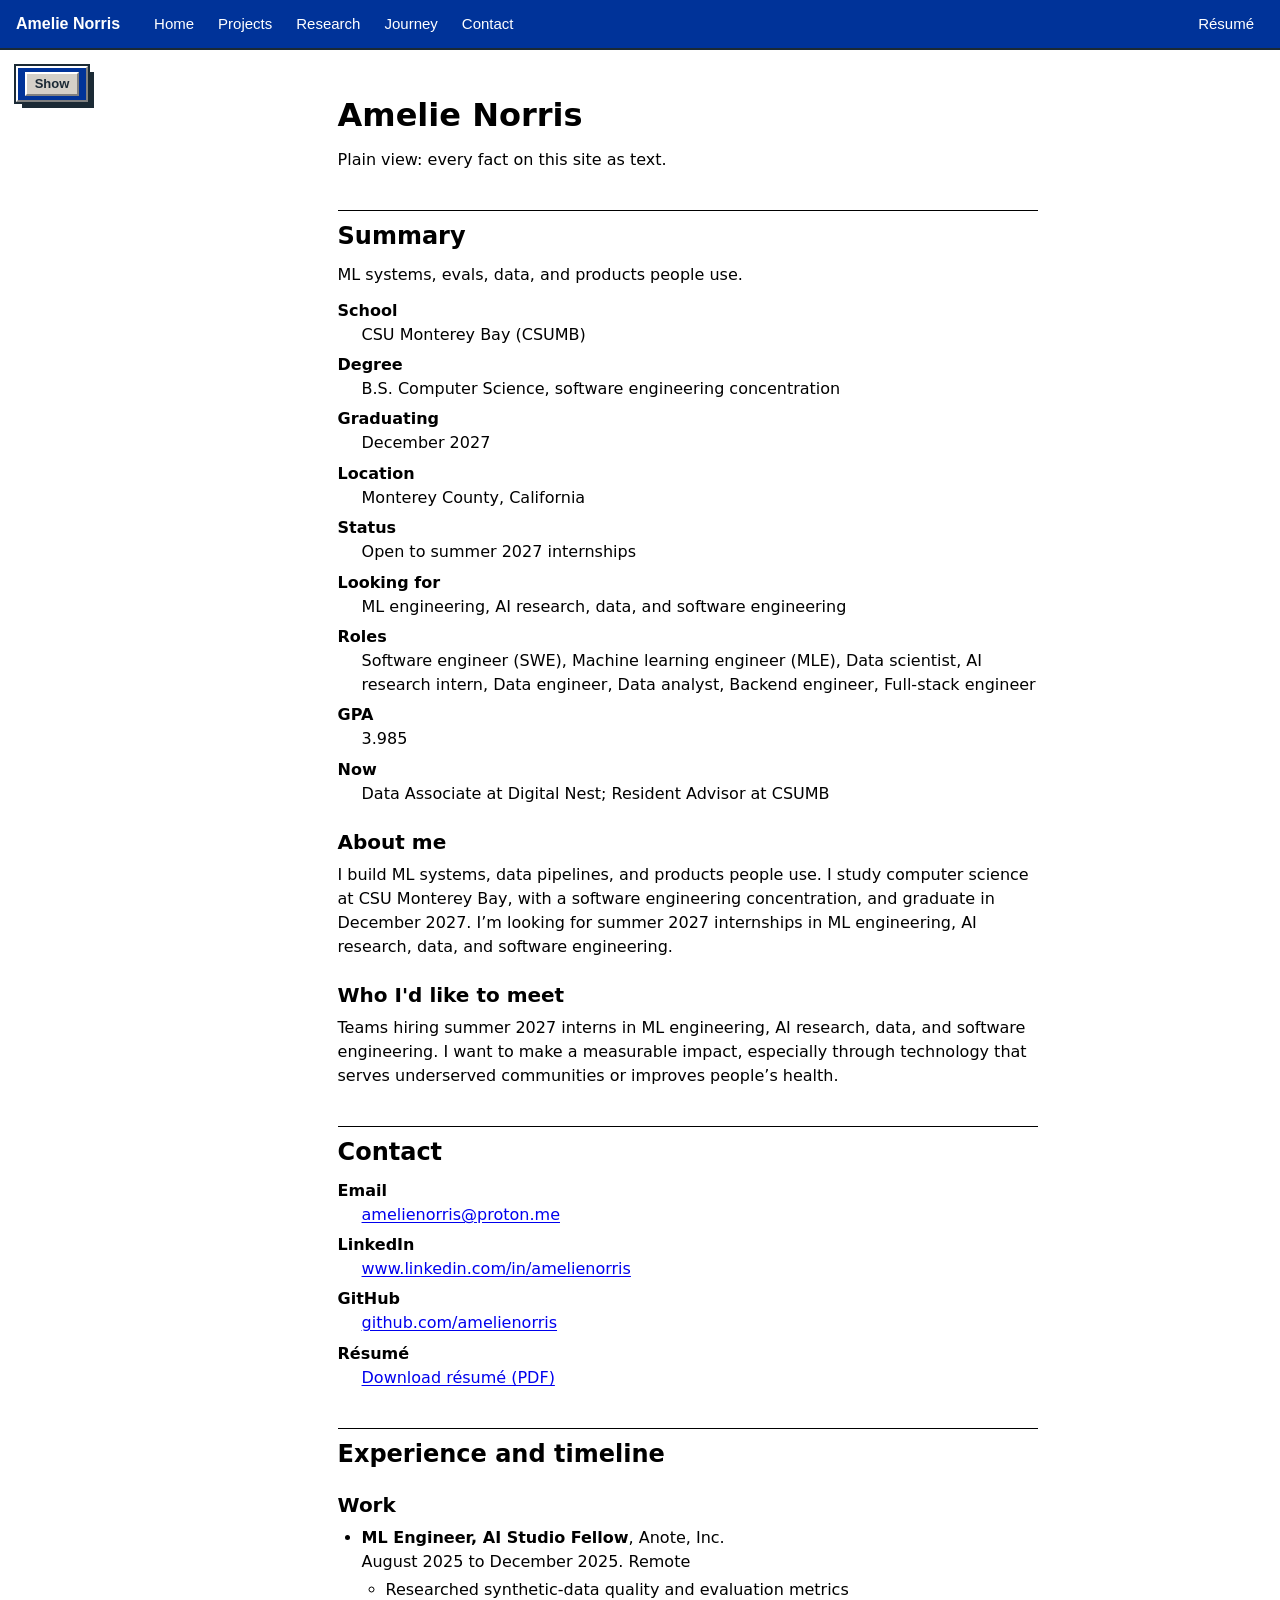
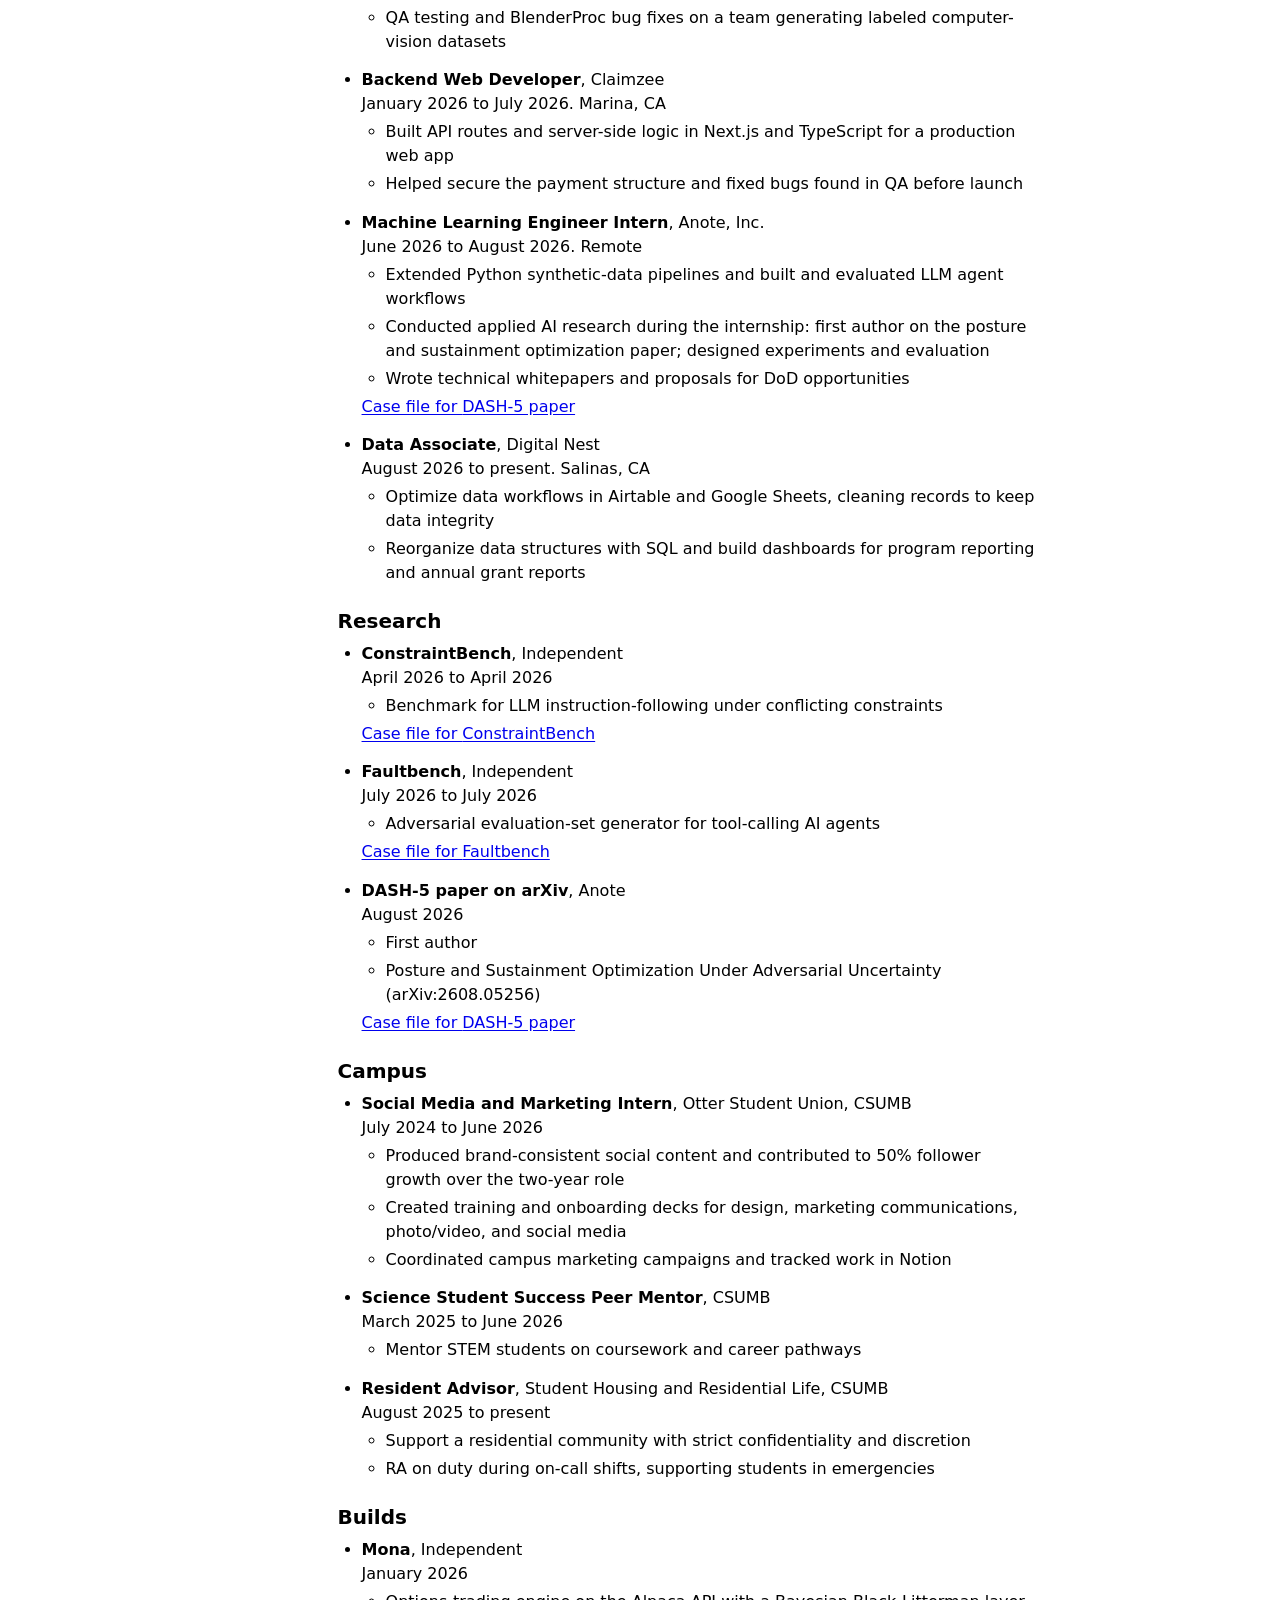
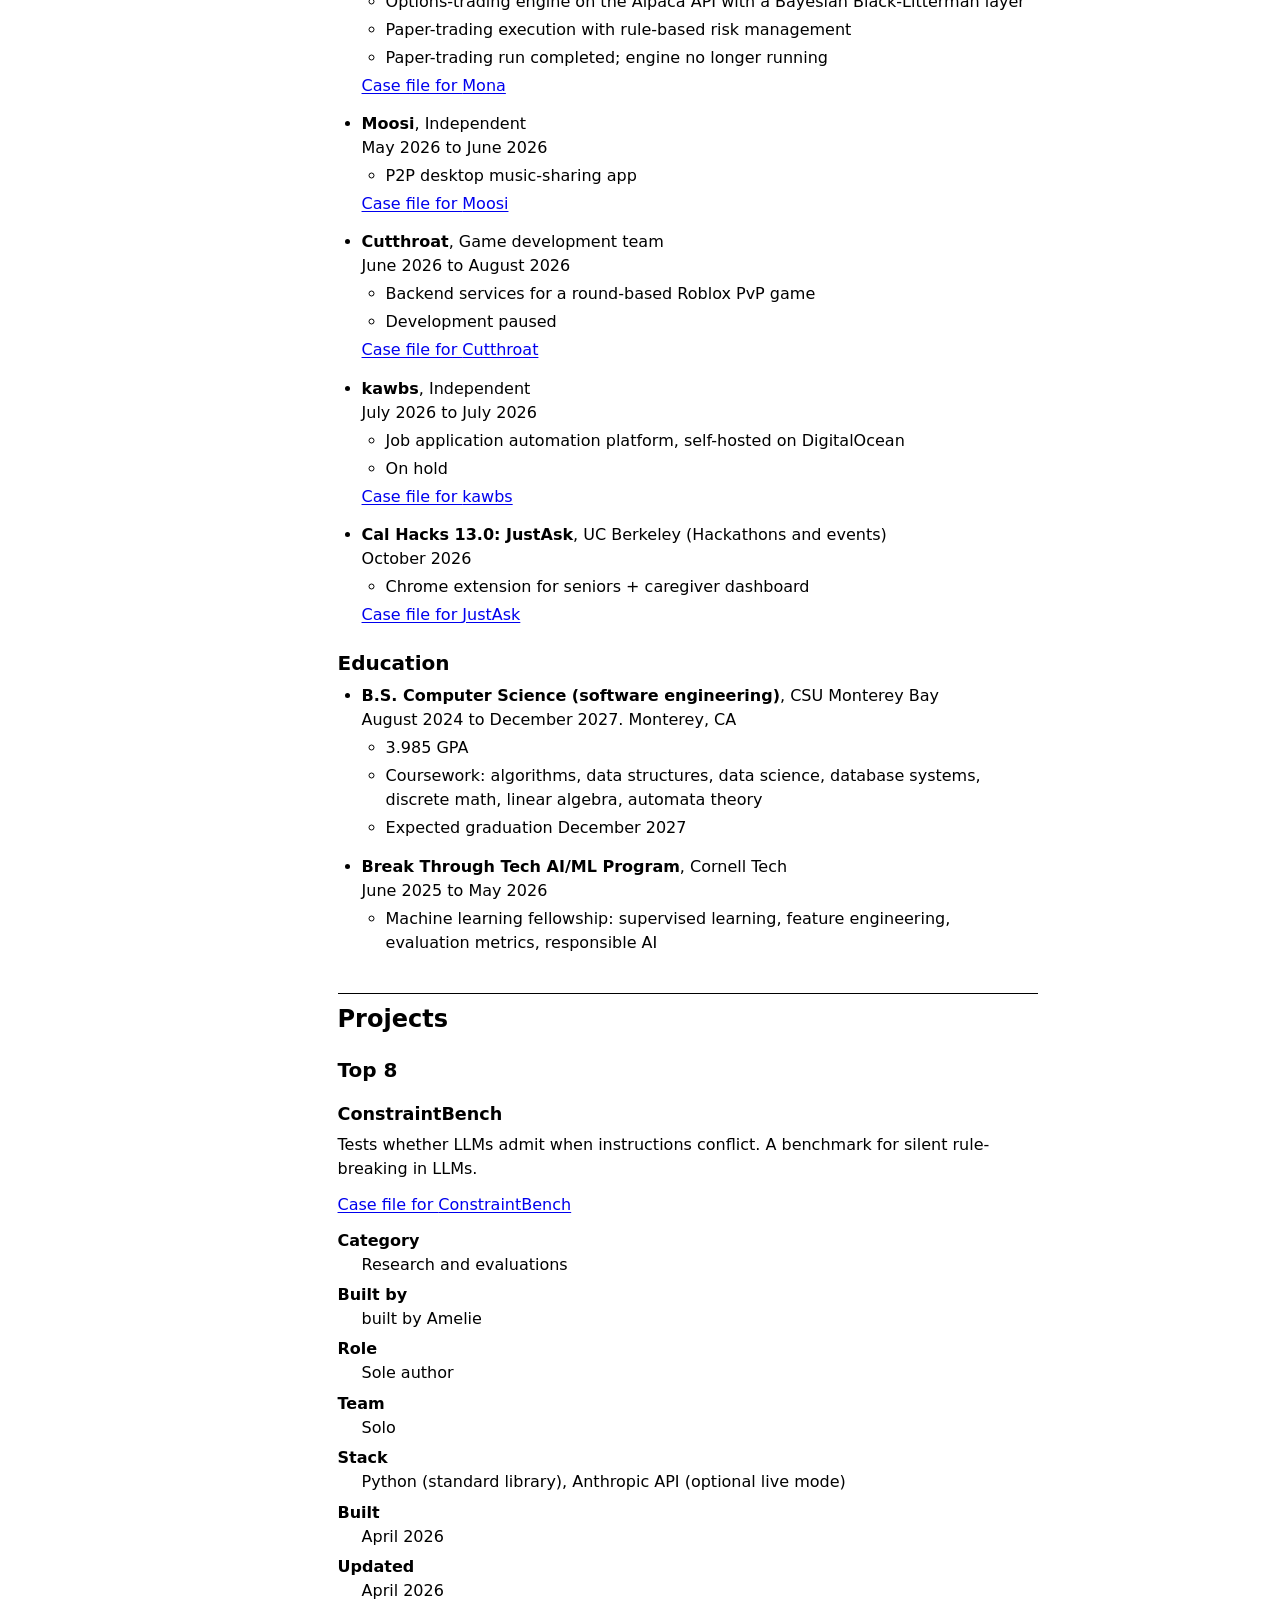
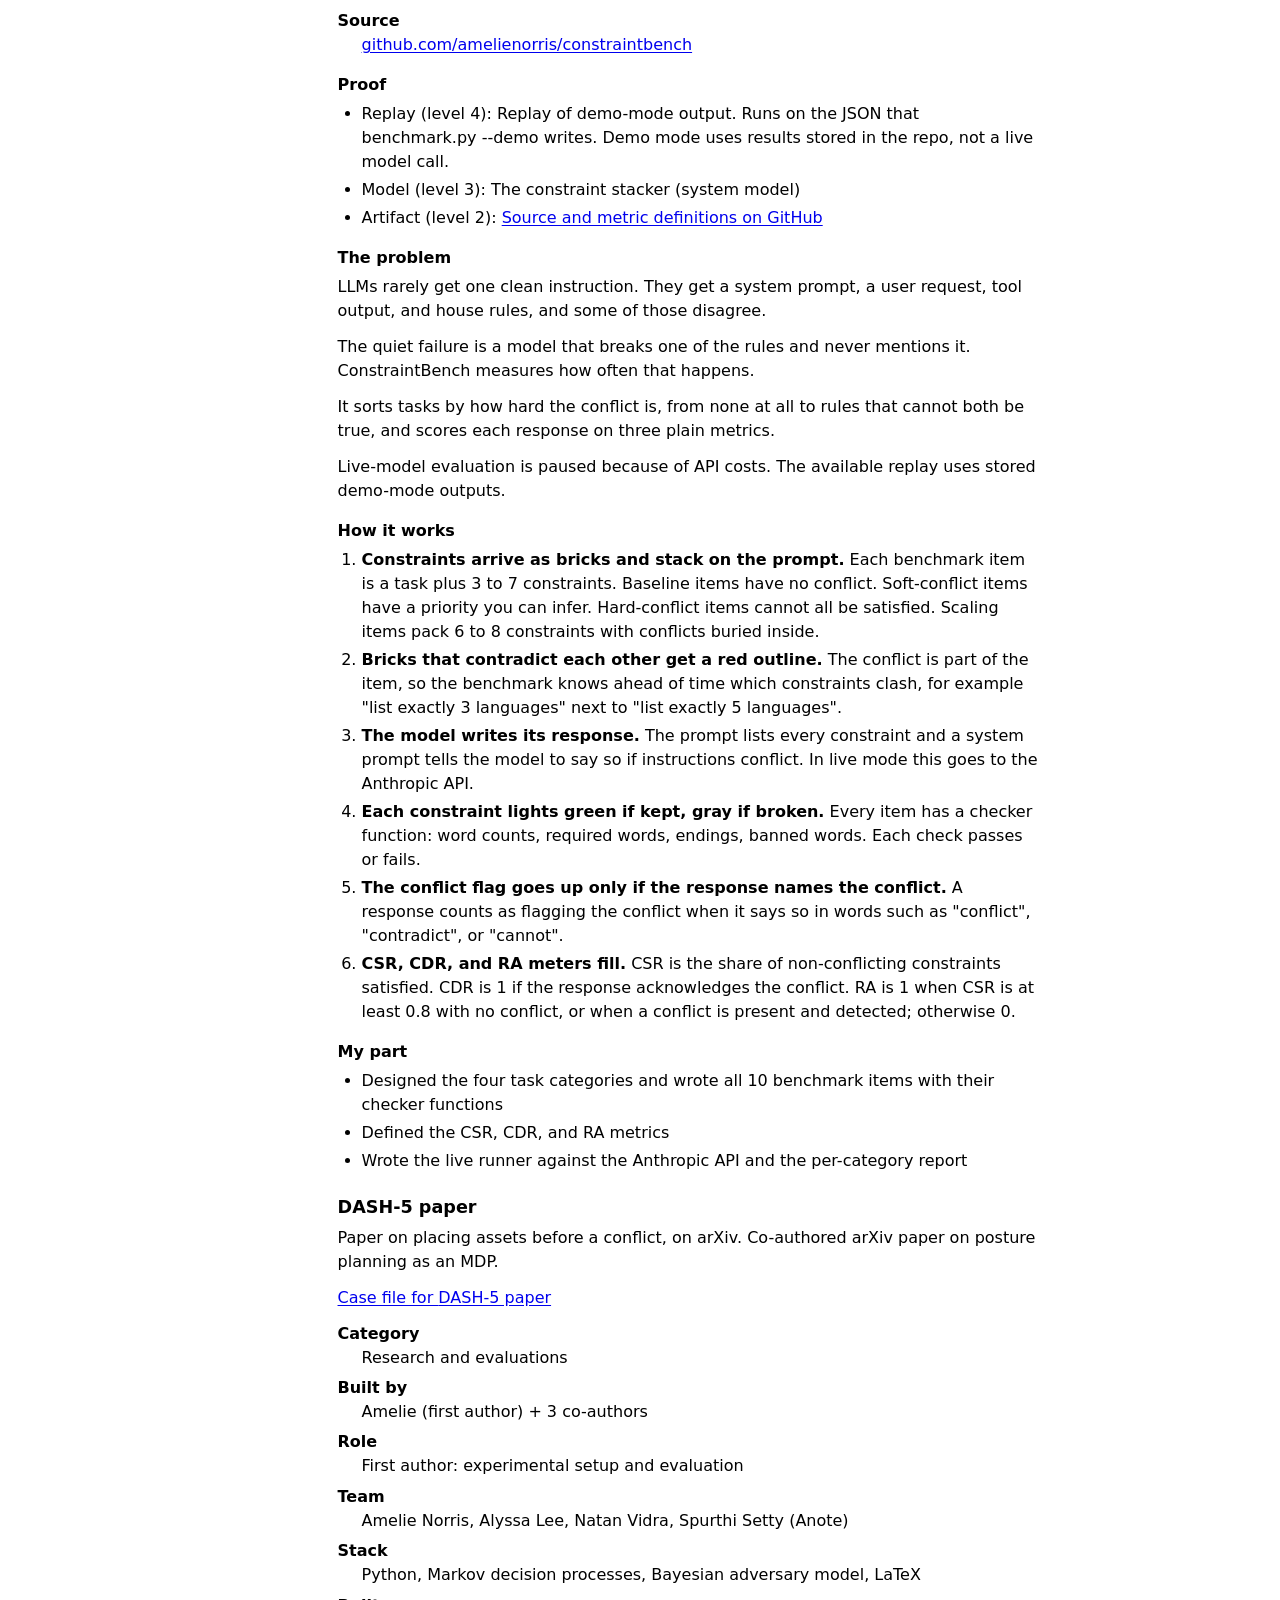
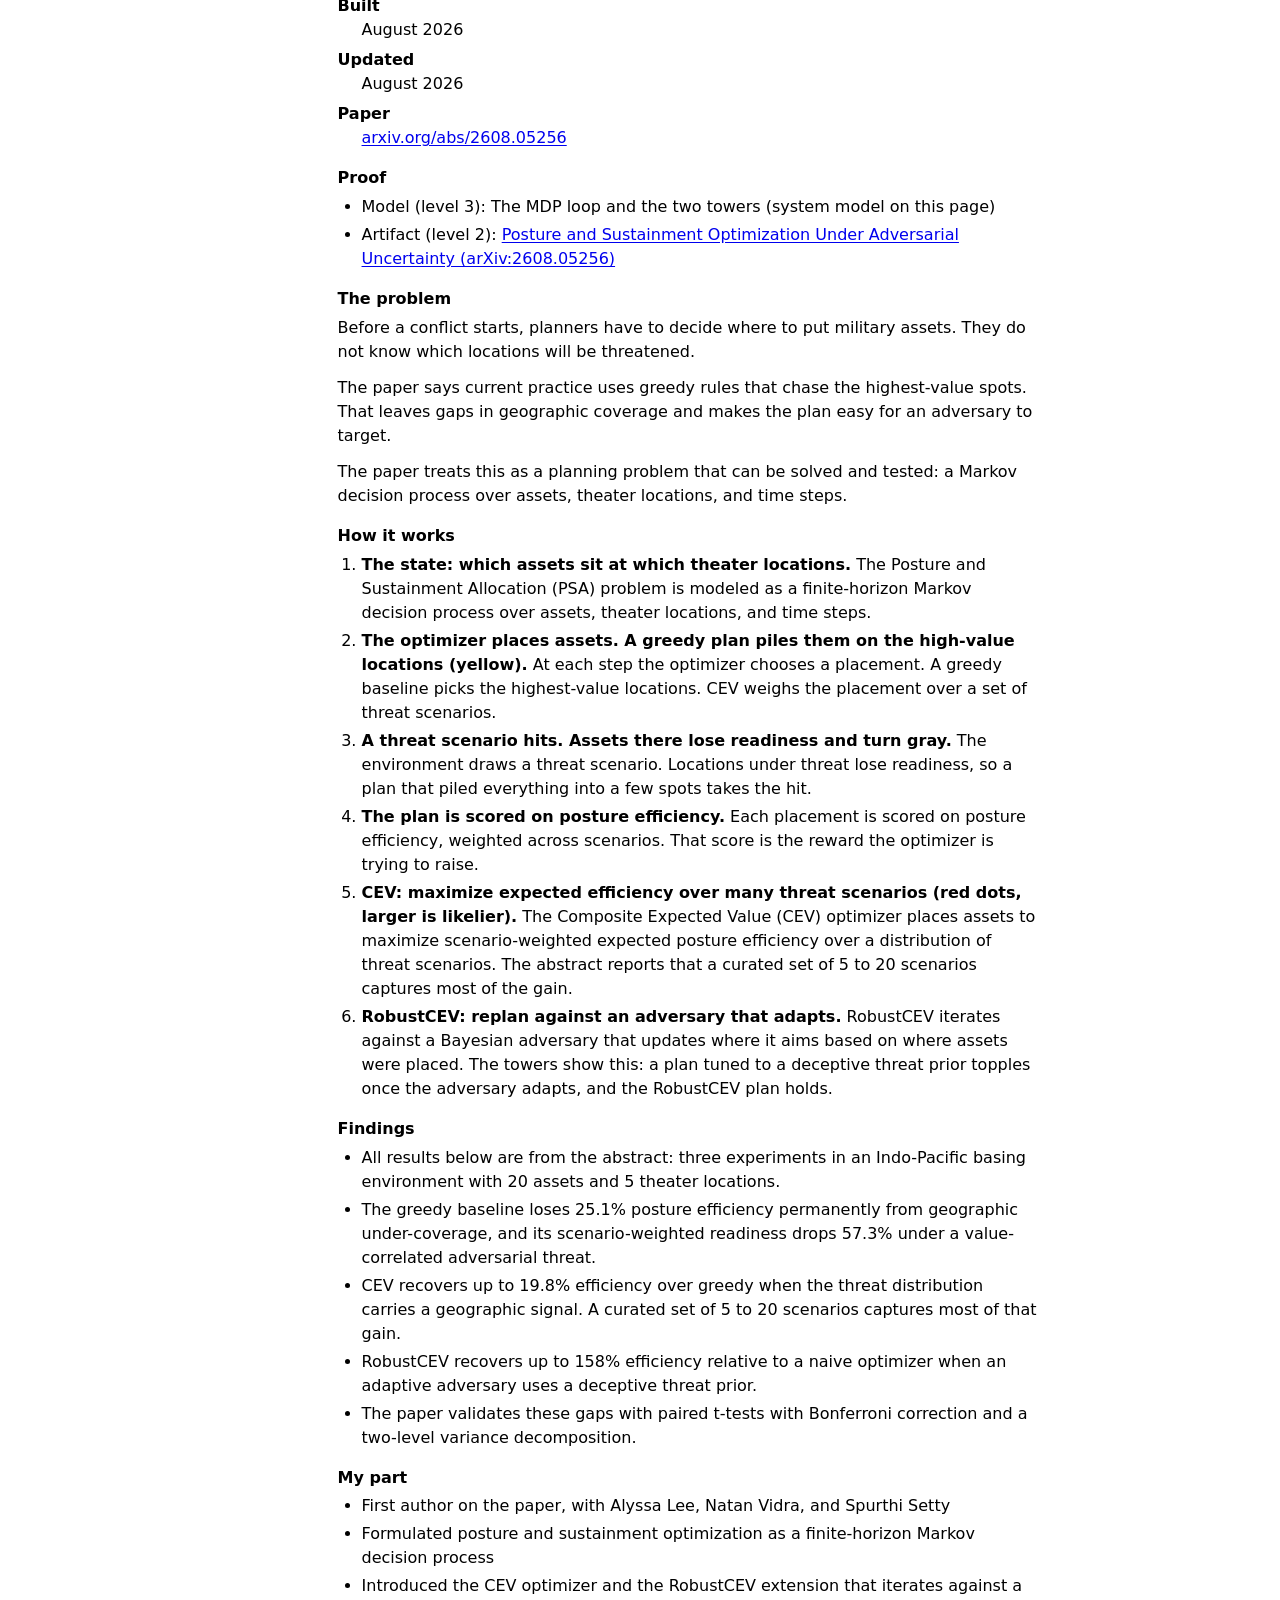
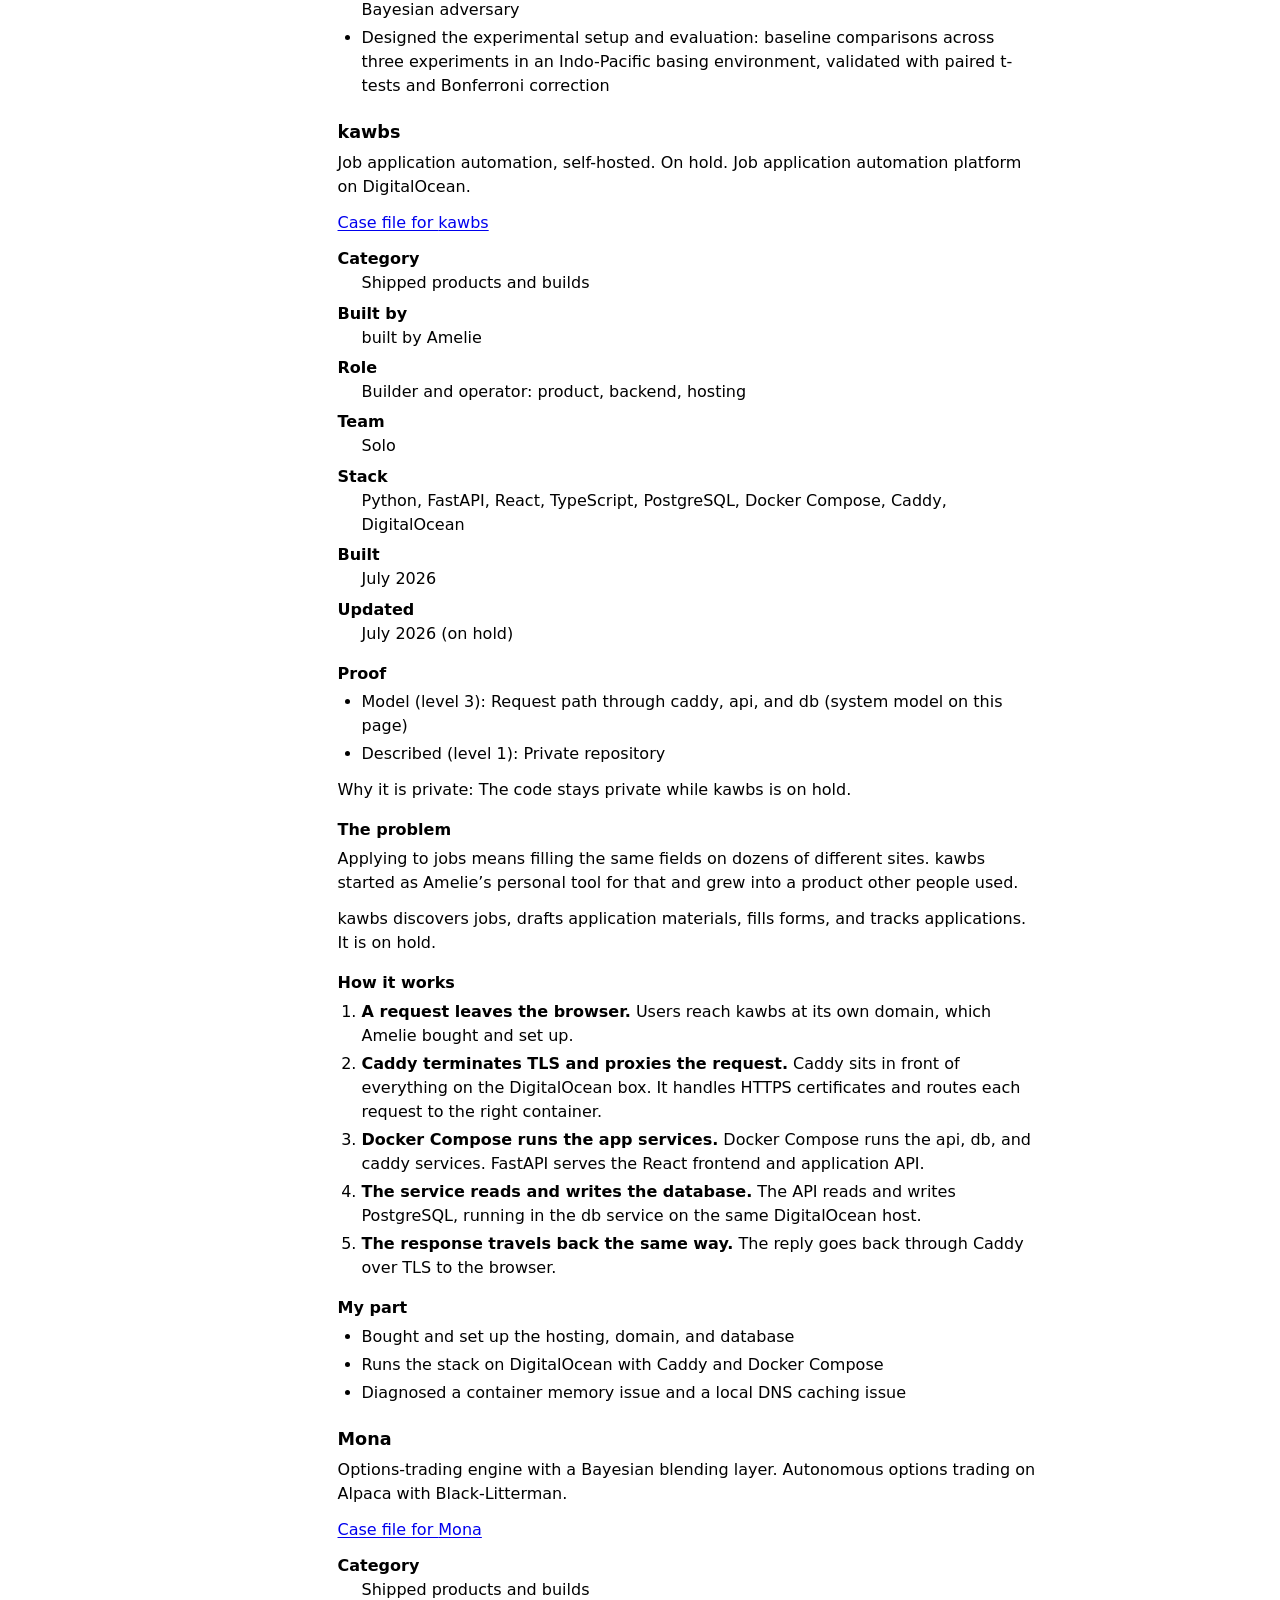
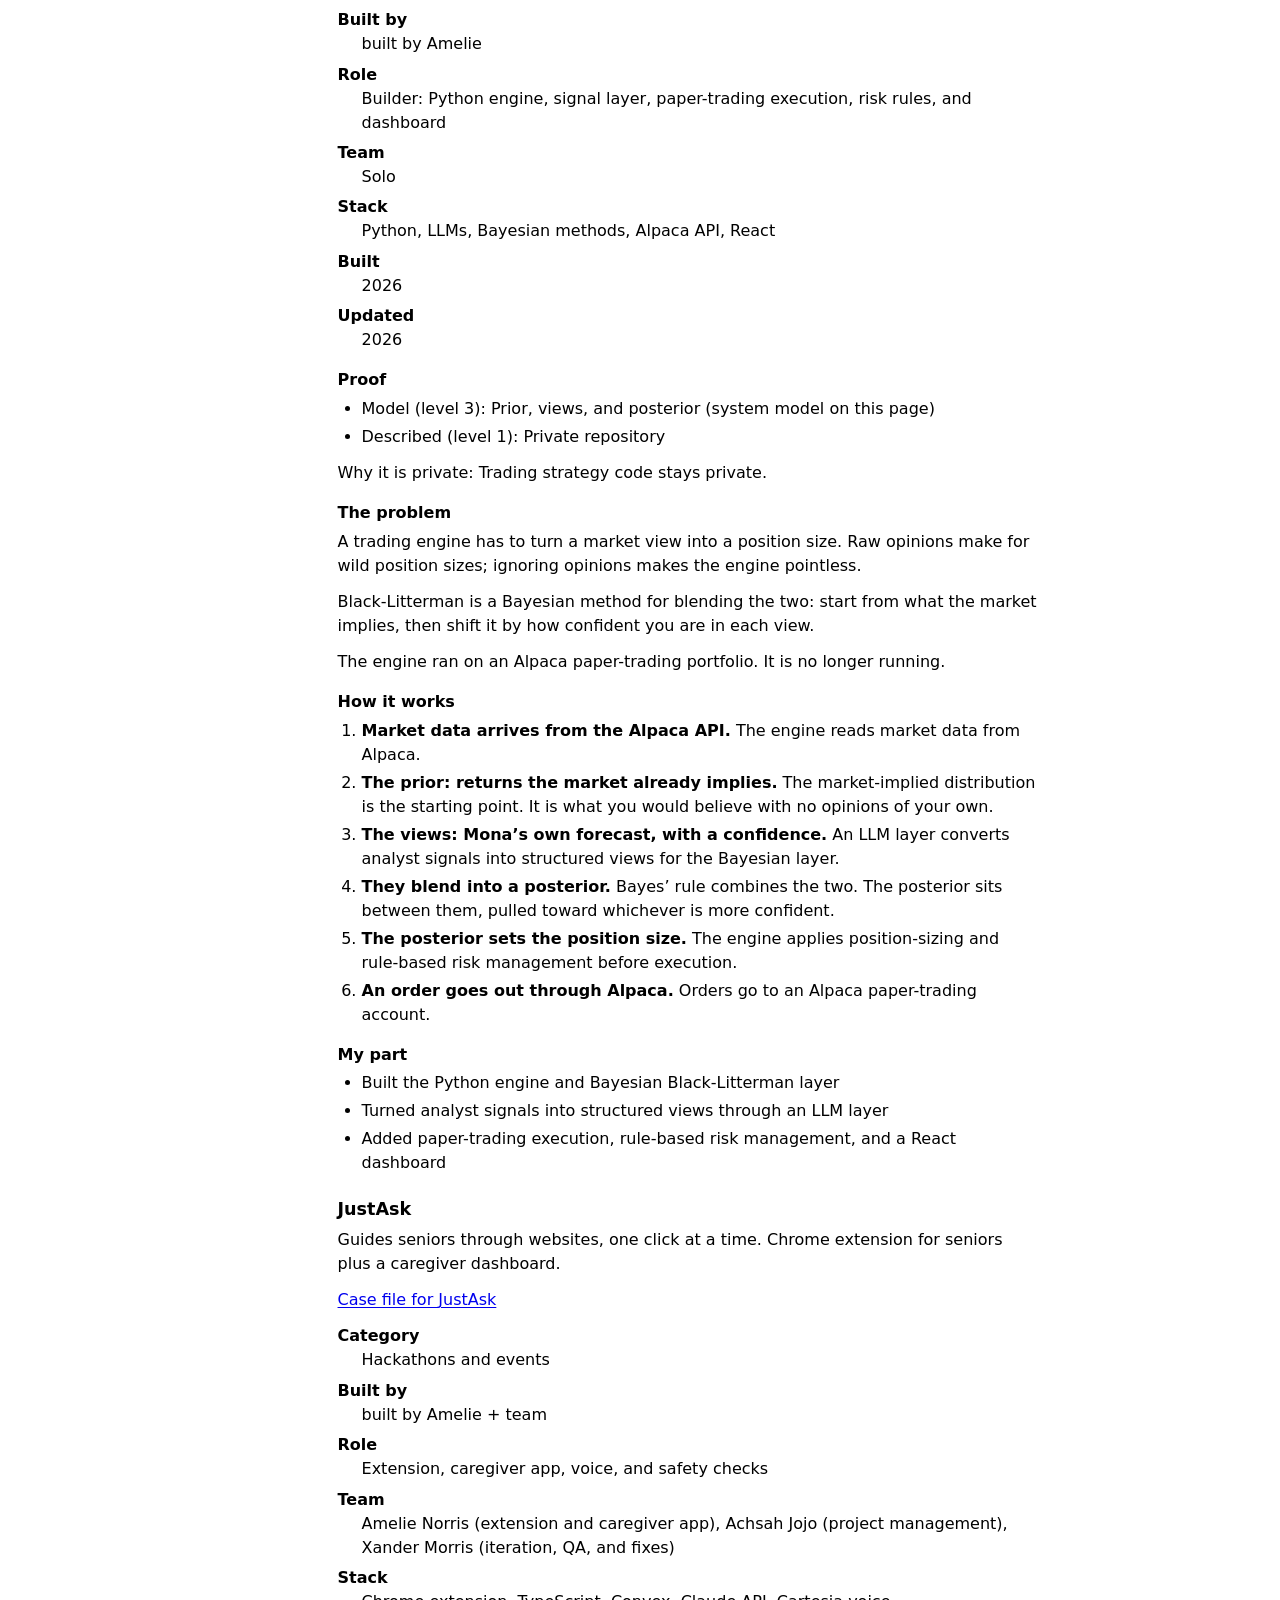
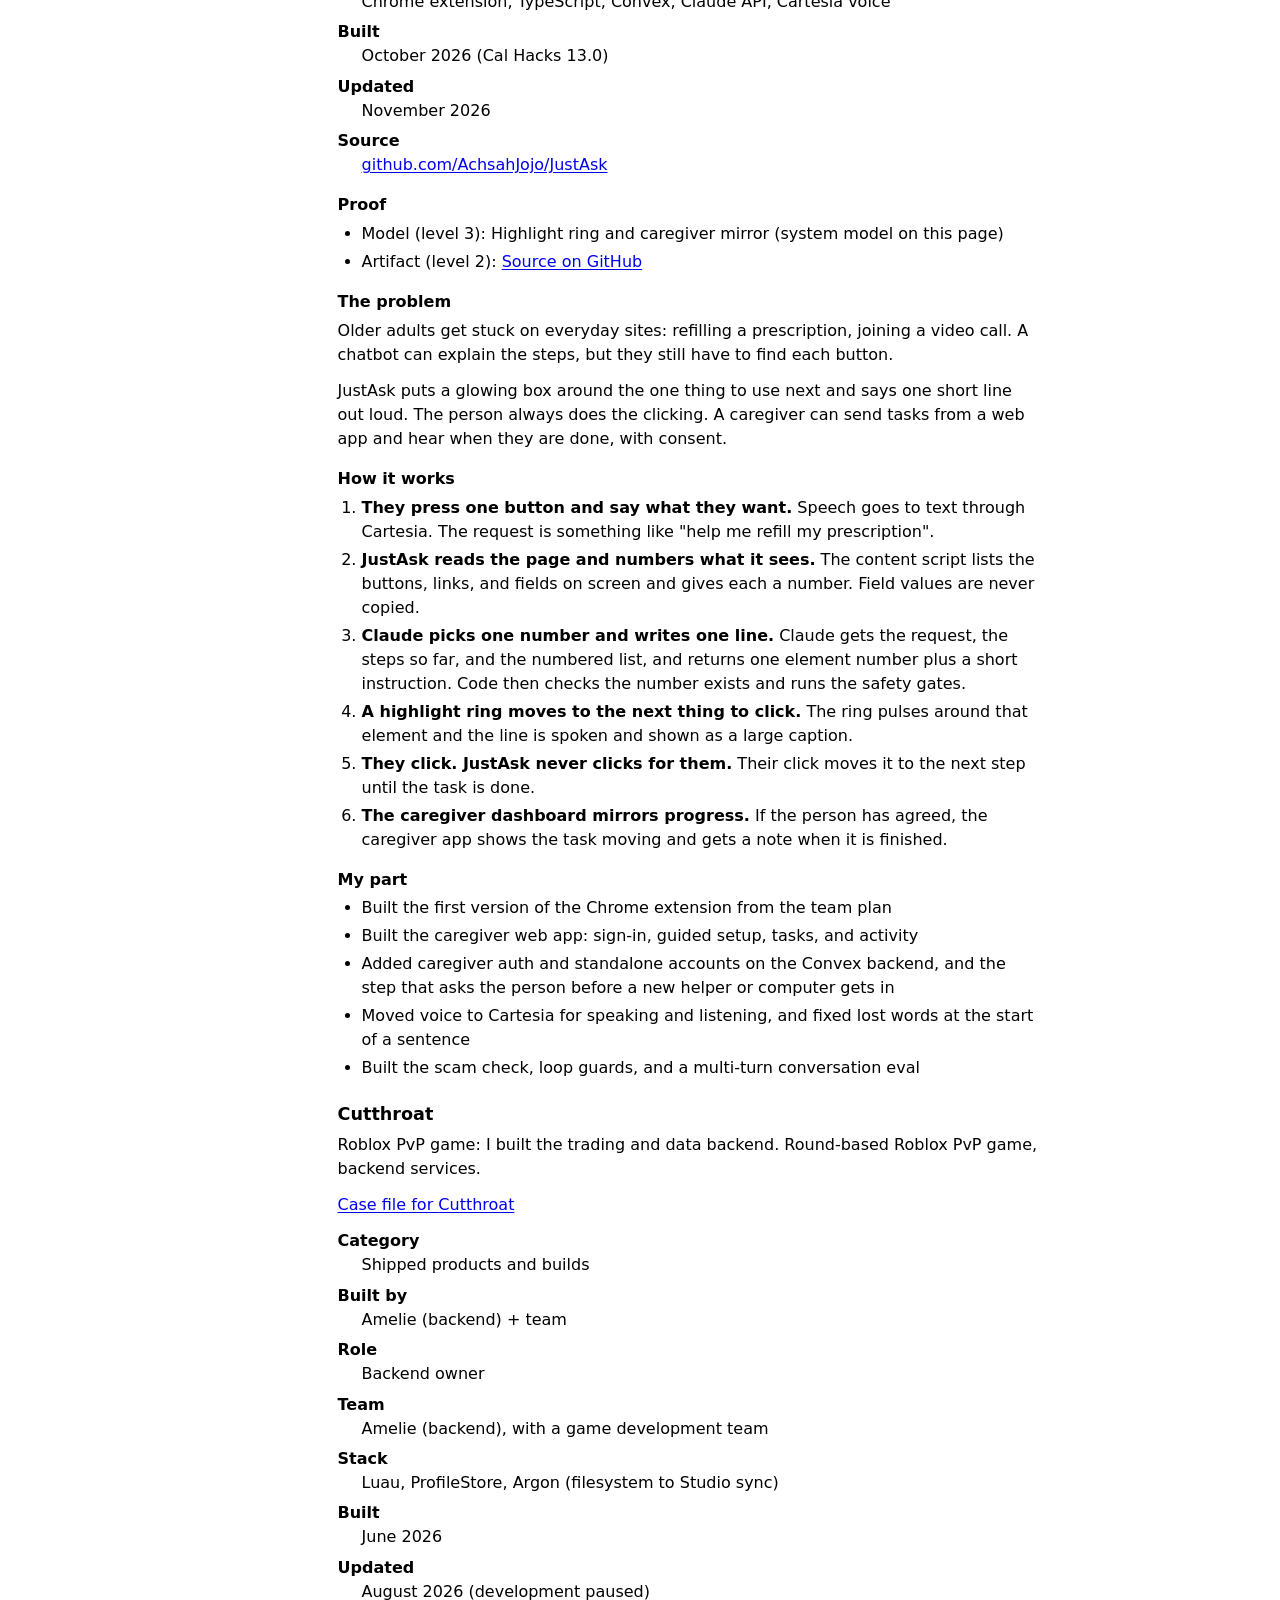
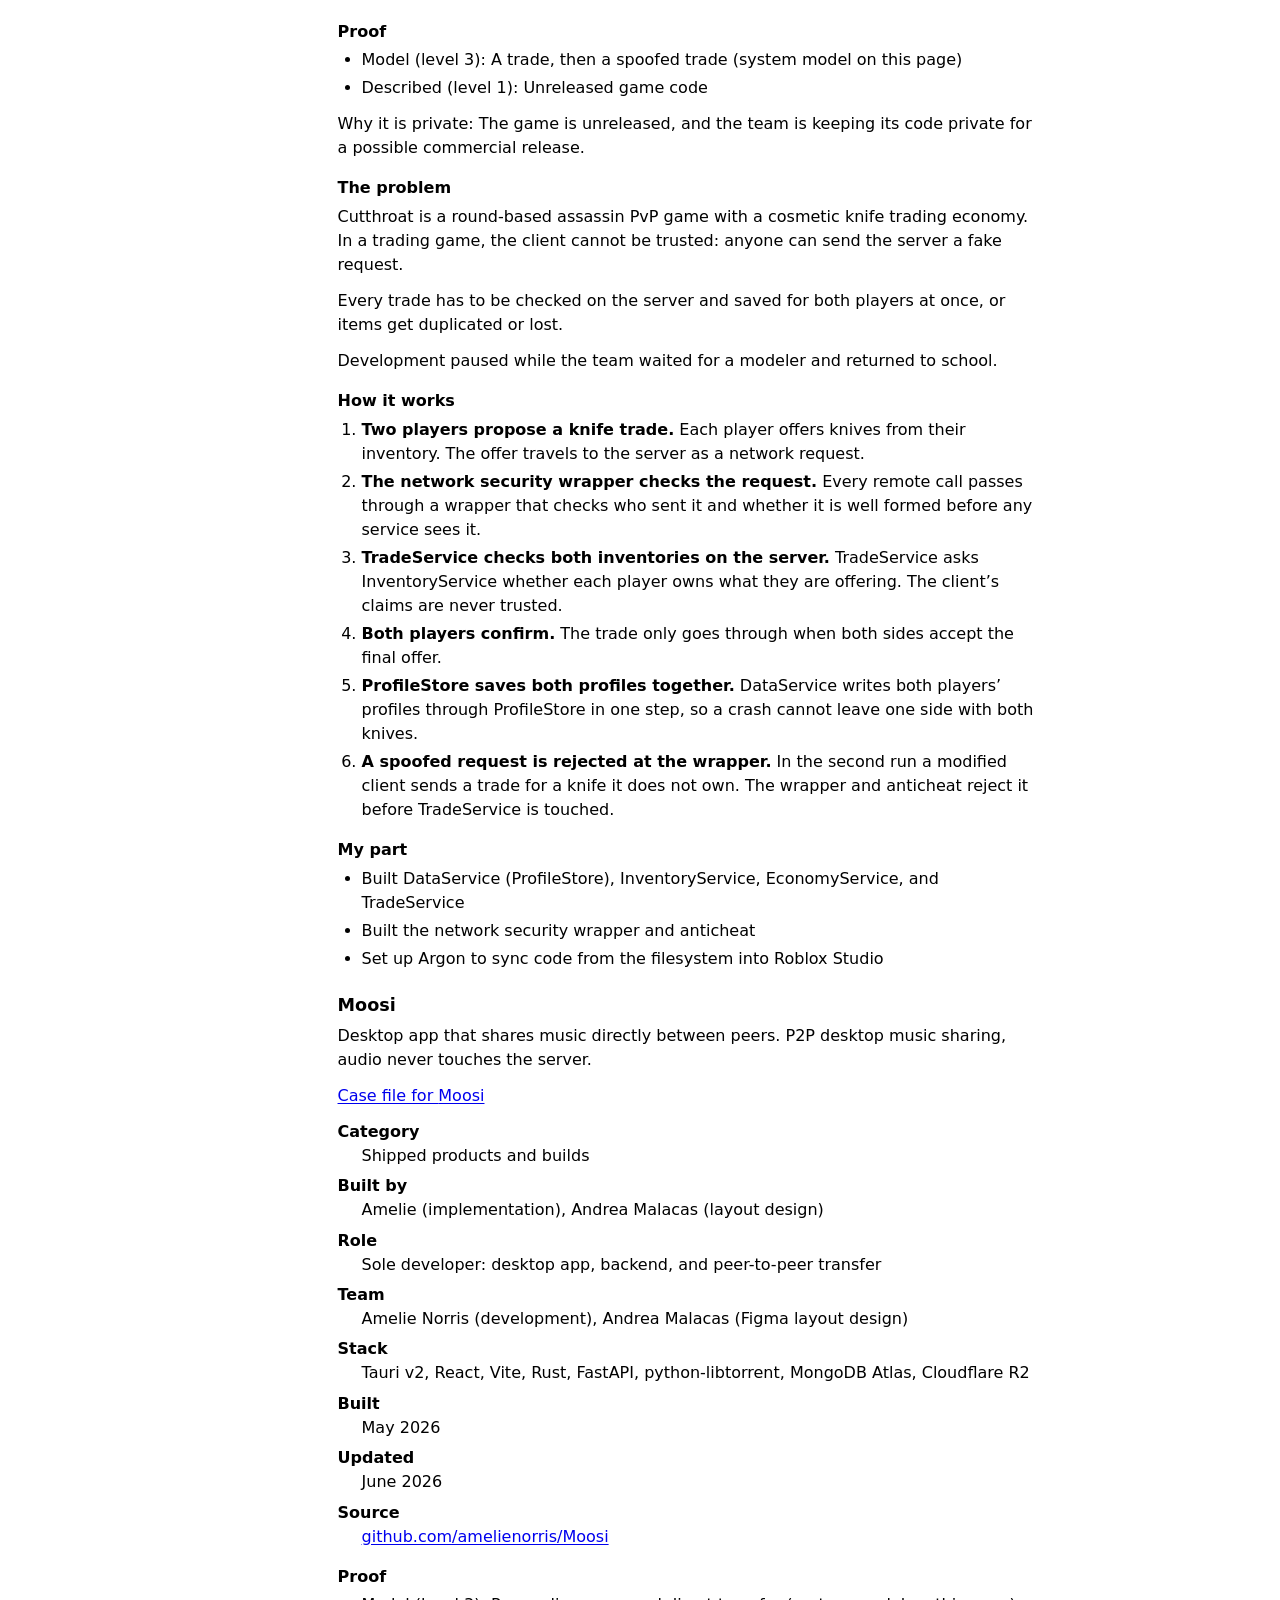
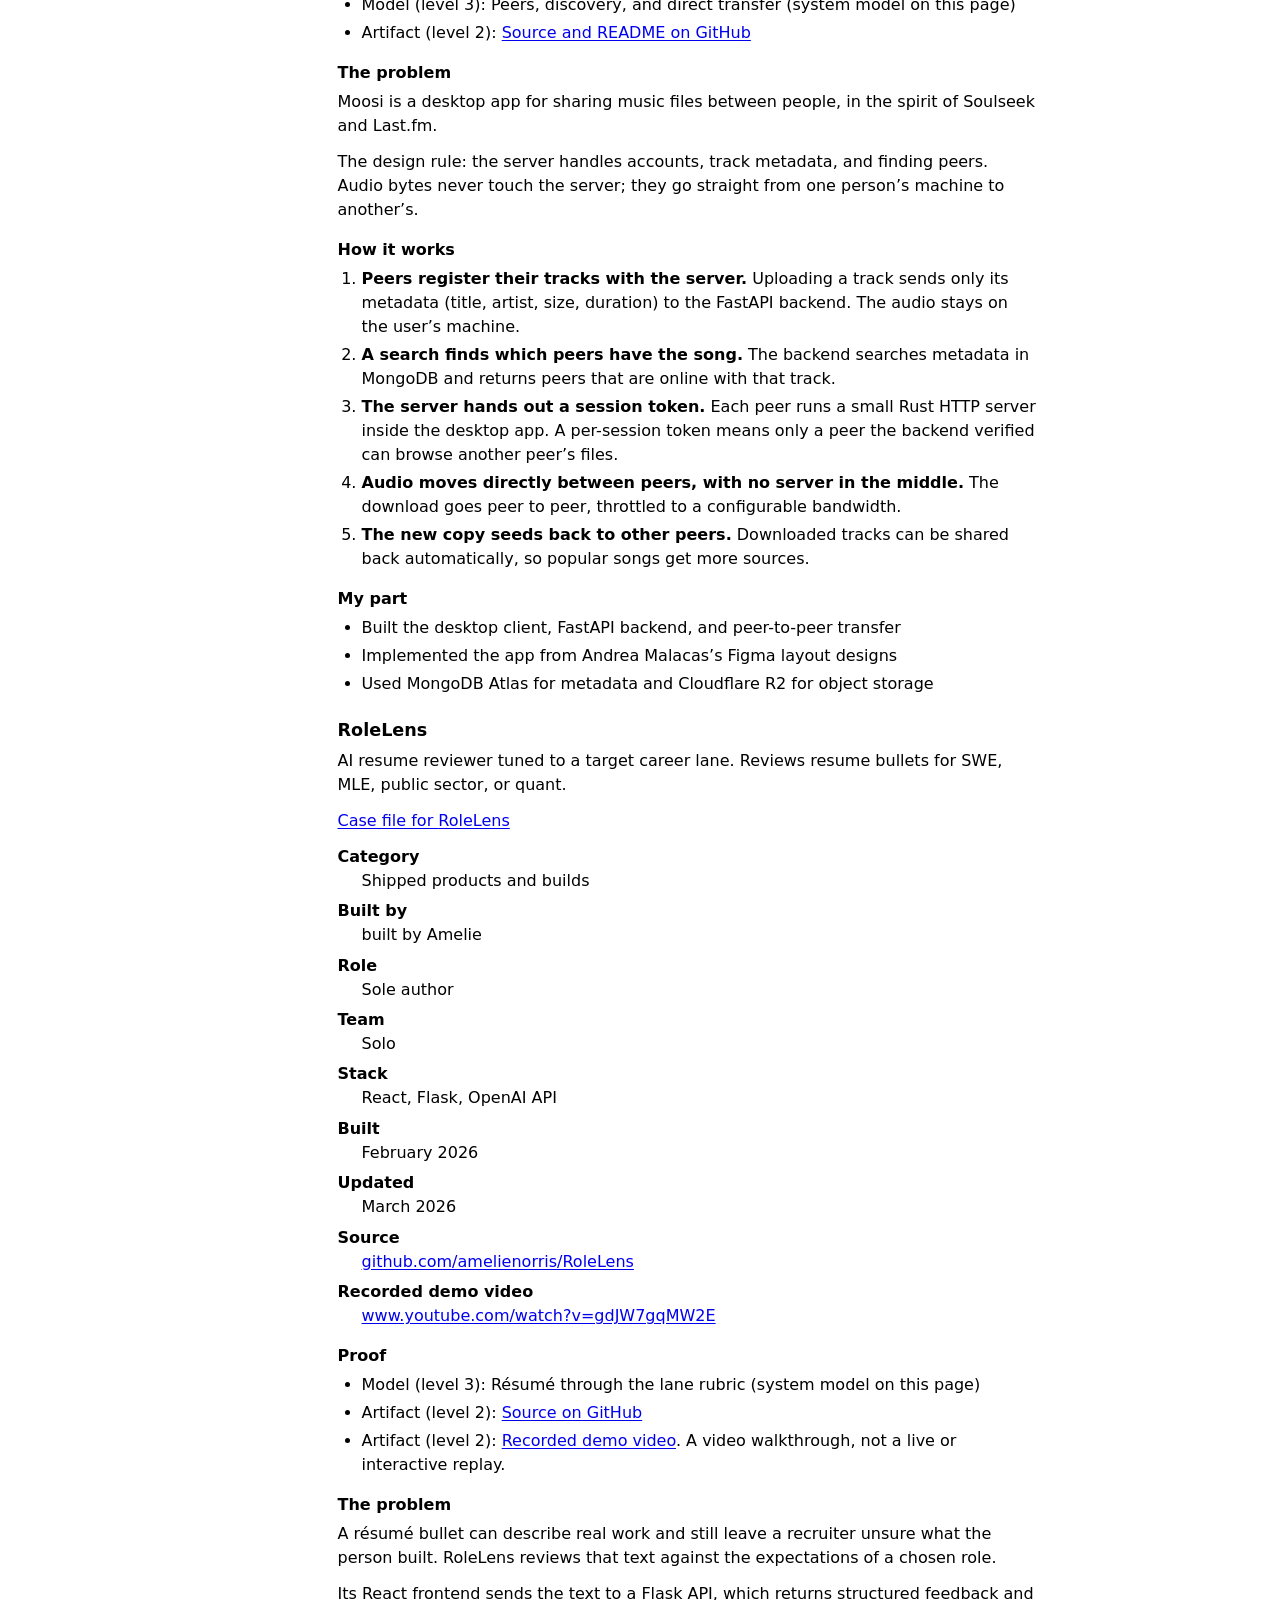
<file: plain/index.html>
<!DOCTYPE html><html lang="en-US" class="BNorjW_variable"><head><meta charSet="utf-8"/><meta name="viewport" content="width=device-width, initial-scale=1"/><link rel="preload" href="/_next/static/media/034111bd5fecc463-s.p.0m75r3fswdwux.woff2" as="font" crossorigin="" type="font/woff2"/><link rel="stylesheet" href="/_next/static/chunks/2y4-d6axaafzb.css" data-precedence="next"/><link rel="stylesheet" href="/_next/static/chunks/2d0fiwyvo0wap.css" data-precedence="next"/><link rel="preload" as="script" fetchPriority="low" href="/_next/static/chunks/310vm2bl3xxpt.js"/><script src="/_next/static/chunks/1wnov70f88xjy.js" async=""></script><script src="/_next/static/chunks/1e2e66heuz-e0.js" async=""></script><script src="/_next/static/chunks/0c98xzjfks9hq.js" async=""></script><script src="/_next/static/chunks/turbopack-2u1d16houkiyo.js" async=""></script><script src="/_next/static/chunks/21s67f6qi7gc6.js" async=""></script><meta name="theme-color" content="#003399"/><title>Plain view · Amelie Norris</title><meta name="description" content="Amelie Norris: every fact on the site as plain text. Open to summer 2027 internships."/><meta property="og:title" content="Amelie Norris · ML systems, evals, and data"/><meta property="og:description" content="CS at CSU Monterey Bay, December 2027. Open to summer 2027 internships in ML engineering, AI research, data, and software engineering."/><meta property="og:url" content="https://amelienorris.github.io/"/><meta property="og:image" content="https://amelienorris.github.io/og.png"/><meta property="og:image:width" content="1200"/><meta property="og:image:height" content="630"/><meta property="og:image:alt" content="Amelie Norris, ML systems, evals, and data, built from bricks"/><meta property="og:type" content="website"/><meta name="twitter:card" content="summary_large_image"/><meta name="twitter:title" content="Amelie Norris · ML systems, evals, and data"/><meta name="twitter:description" content="CS at CSU Monterey Bay, December 2027. Open to summer 2027 internships in ML engineering, AI research, data, and software engineering."/><meta name="twitter:image" content="https://amelienorris.github.io/og.png"/><meta name="twitter:image:alt" content="Amelie Norris, ML systems, evals, and data, built from bricks"/><meta name="twitter:image:width" content="1200"/><meta name="twitter:image:height" content="630"/><link rel="icon" href="/favicon.svg"/><meta name="next-size-adjust" content=""/><script>try{if((location.pathname==='/'||location.pathname===""||location.pathname==="/")&&!localStorage.getItem('built')){document.documentElement.dataset.build='1';localStorage.setItem('built','1')}}catch(e){}</script><script src="/_next/static/chunks/0cz1d0mv5g_q7.js" noModule=""></script></head><body><div hidden=""><!--$--><!--/$--></div><a class="skip-link" href="#main">Skip to content</a><header class="dQ673a_bar"><div class="dQ673a_inner"><a class="dQ673a_brand" href="/">Amelie Norris</a><nav aria-label="Main" class="dQ673a_nav"><ul class="dQ673a_links"><li><a href="/">Home</a></li><li><a href="/#projects">Projects</a></li><li><a href="/#research">Research</a></li><li><a href="/journey/">Journey</a></li><li><a href="/#contact">Contact</a></li></ul><ul class="dQ673a_right"><li><a href="/resume.pdf">Résumé</a></li></ul></nav><div class="Q5LJxq_wrap"><button type="button" class="Q5LJxq_toggle" aria-expanded="false" aria-controls="mobile-menu"><span class="Q5LJxq_icon" aria-hidden="true"><svg viewBox="0 0 16 16" width="100%" height="100%" shape-rendering="crispEdges" fill="currentColor" aria-hidden="true"><rect x="1" y="3" width="14" height="2"></rect><rect x="1" y="7" width="14" height="2"></rect><rect x="1" y="11" width="14" height="2"></rect></svg></span>Menu</button></div></div></header><div class="CUj6aG_shell"><aside class="GqU1_a_panel" data-state="auto" data-home="0" aria-label="Explorer"><div class="GqU1_a_titleBar"><span class="GqU1_a_title">Explorer</span><button type="button" class="GqU1_a_collapse" aria-controls="explorer-tree"><span class="GqU1_a_openLabel">Hide</span><span class="GqU1_a_closedLabel">Show</span><span class="visually-hidden"> Explorer</span></button></div><nav id="explorer-tree" class="GqU1_a_body" aria-label="Site map"><ul class="GqU1_a_tree" role="list"><li class="GqU1_a_item"><div class="GqU1_a_row" style="padding-left:4px"><button type="button" class="GqU1_a_caret" aria-expanded="true"><span aria-hidden="true"><svg viewBox="0 0 16 16" width="100%" height="100%" shape-rendering="crispEdges" fill="currentColor" aria-hidden="true"><rect x="3" y="5" width="10" height="1"></rect><rect x="4" y="6" width="8" height="1"></rect><rect x="5" y="7" width="6" height="1"></rect><rect x="6" y="8" width="4" height="1"></rect><rect x="7" y="9" width="2" height="1"></rect></svg></span><span class="visually-hidden">Collapse<!-- --> <!-- -->Profile</span></button><span class="GqU1_a_icon" aria-hidden="true"><svg viewBox="0 0 16 16" width="100%" height="100%" shape-rendering="crispEdges" fill="currentColor" aria-hidden="true"><rect x="1" y="3" width="5" height="1"></rect><rect x="1" y="3" width="1" height="11"></rect><rect x="6" y="4" width="8" height="1"></rect><rect x="14" y="4" width="1" height="10"></rect><rect x="1" y="13" width="14" height="1"></rect><rect x="2" y="6" width="12" height="1"></rect></svg></span><a class="GqU1_a_link" href="/">Profile</a></div><ul class="GqU1_a_tree" role="list"><li class="GqU1_a_item"><div class="GqU1_a_row" style="padding-left:20px"><span class="GqU1_a_caretSpacer"></span><span class="GqU1_a_icon" aria-hidden="true"><svg viewBox="0 0 16 16" width="100%" height="100%" shape-rendering="crispEdges" fill="currentColor" aria-hidden="true"><rect x="3" y="3" width="3" height="2"></rect><rect x="10" y="3" width="3" height="2"></rect><rect x="1" y="5" width="14" height="1"></rect><rect x="1" y="5" width="1" height="9"></rect><rect x="14" y="5" width="1" height="9"></rect><rect x="1" y="13" width="14" height="1"></rect></svg></span><a class="GqU1_a_link" href="/#contact">Contact</a></div></li><li class="GqU1_a_item"><div class="GqU1_a_row" style="padding-left:20px"><span class="GqU1_a_caretSpacer"></span><span class="GqU1_a_icon" aria-hidden="true"><svg viewBox="0 0 16 16" width="100%" height="100%" shape-rendering="crispEdges" fill="currentColor" aria-hidden="true"><rect x="3" y="3" width="3" height="2"></rect><rect x="10" y="3" width="3" height="2"></rect><rect x="1" y="5" width="14" height="1"></rect><rect x="1" y="5" width="1" height="9"></rect><rect x="14" y="5" width="1" height="9"></rect><rect x="1" y="13" width="14" height="1"></rect></svg></span><a class="GqU1_a_link" href="/#details">Details</a></div></li><li class="GqU1_a_item"><div class="GqU1_a_row" style="padding-left:20px"><span class="GqU1_a_caretSpacer"></span><span class="GqU1_a_icon" aria-hidden="true"><svg viewBox="0 0 16 16" width="100%" height="100%" shape-rendering="crispEdges" fill="currentColor" aria-hidden="true"><rect x="3" y="3" width="3" height="2"></rect><rect x="10" y="3" width="3" height="2"></rect><rect x="1" y="5" width="14" height="1"></rect><rect x="1" y="5" width="1" height="9"></rect><rect x="14" y="5" width="1" height="9"></rect><rect x="1" y="13" width="14" height="1"></rect></svg></span><a class="GqU1_a_link" href="/#interests">Interests and skills</a></div></li><li class="GqU1_a_item"><div class="GqU1_a_row" style="padding-left:20px"><span class="GqU1_a_caretSpacer"></span><span class="GqU1_a_icon" aria-hidden="true"><svg viewBox="0 0 16 16" width="100%" height="100%" shape-rendering="crispEdges" fill="currentColor" aria-hidden="true"><rect x="3" y="3" width="3" height="2"></rect><rect x="10" y="3" width="3" height="2"></rect><rect x="1" y="5" width="14" height="1"></rect><rect x="1" y="5" width="1" height="9"></rect><rect x="14" y="5" width="1" height="9"></rect><rect x="1" y="13" width="14" height="1"></rect></svg></span><a class="GqU1_a_link" href="/#blurbs">Blurbs</a></div></li></ul></li><li class="GqU1_a_item"><div class="GqU1_a_row" style="padding-left:4px"><button type="button" class="GqU1_a_caret" aria-expanded="true"><span aria-hidden="true"><svg viewBox="0 0 16 16" width="100%" height="100%" shape-rendering="crispEdges" fill="currentColor" aria-hidden="true"><rect x="3" y="5" width="10" height="1"></rect><rect x="4" y="6" width="8" height="1"></rect><rect x="5" y="7" width="6" height="1"></rect><rect x="6" y="8" width="4" height="1"></rect><rect x="7" y="9" width="2" height="1"></rect></svg></span><span class="visually-hidden">Collapse<!-- --> <!-- -->Projects</span></button><span class="GqU1_a_icon" aria-hidden="true"><svg viewBox="0 0 16 16" width="100%" height="100%" shape-rendering="crispEdges" fill="currentColor" aria-hidden="true"><rect x="1" y="3" width="5" height="1"></rect><rect x="1" y="3" width="1" height="11"></rect><rect x="6" y="4" width="8" height="1"></rect><rect x="14" y="4" width="1" height="10"></rect><rect x="1" y="13" width="14" height="1"></rect><rect x="2" y="6" width="12" height="1"></rect></svg></span><a class="GqU1_a_link" href="/#projects">Projects</a></div><ul class="GqU1_a_tree" role="list"><li class="GqU1_a_item"><div class="GqU1_a_row" style="padding-left:20px"><span class="GqU1_a_caretSpacer"></span><span class="GqU1_a_icon" data-cat="research" aria-hidden="true"><svg viewBox="0 0 16 16" width="100%" height="100%" shape-rendering="crispEdges" fill="currentColor" aria-hidden="true"><rect x="3" y="3" width="3" height="2"></rect><rect x="10" y="3" width="3" height="2"></rect><rect x="1" y="5" width="14" height="1"></rect><rect x="1" y="5" width="1" height="9"></rect><rect x="14" y="5" width="1" height="9"></rect><rect x="1" y="13" width="14" height="1"></rect></svg></span><a class="GqU1_a_link" aria-describedby="_R_2tb_-projectsconstraintbench" href="/projects/constraintbench/">ConstraintBench</a><span id="_R_2tb_-projectsconstraintbench" class="visually-hidden">A benchmark for silent rule-breaking in LLMs</span></div></li><li class="GqU1_a_item"><div class="GqU1_a_row" style="padding-left:20px"><span class="GqU1_a_caretSpacer"></span><span class="GqU1_a_icon" data-cat="research" aria-hidden="true"><svg viewBox="0 0 16 16" width="100%" height="100%" shape-rendering="crispEdges" fill="currentColor" aria-hidden="true"><rect x="3" y="3" width="3" height="2"></rect><rect x="10" y="3" width="3" height="2"></rect><rect x="1" y="5" width="14" height="1"></rect><rect x="1" y="5" width="1" height="9"></rect><rect x="14" y="5" width="1" height="9"></rect><rect x="1" y="13" width="14" height="1"></rect></svg></span><a class="GqU1_a_link" aria-describedby="_R_2tb_-projectsdash5" href="/projects/dash-5/">DASH-5 paper</a><span id="_R_2tb_-projectsdash5" class="visually-hidden">Co-authored arXiv paper on posture planning as an MDP</span></div></li><li class="GqU1_a_item"><div class="GqU1_a_row" style="padding-left:20px"><span class="GqU1_a_caretSpacer"></span><span class="GqU1_a_icon" data-cat="builds" aria-hidden="true"><svg viewBox="0 0 16 16" width="100%" height="100%" shape-rendering="crispEdges" fill="currentColor" aria-hidden="true"><rect x="3" y="3" width="3" height="2"></rect><rect x="10" y="3" width="3" height="2"></rect><rect x="1" y="5" width="14" height="1"></rect><rect x="1" y="5" width="1" height="9"></rect><rect x="14" y="5" width="1" height="9"></rect><rect x="1" y="13" width="14" height="1"></rect></svg></span><a class="GqU1_a_link" aria-describedby="_R_2tb_-projectskawbs" href="/projects/kawbs/">kawbs</a><span id="_R_2tb_-projectskawbs" class="visually-hidden">Job application automation platform on DigitalOcean</span></div></li><li class="GqU1_a_item"><div class="GqU1_a_row" style="padding-left:20px"><span class="GqU1_a_caretSpacer"></span><span class="GqU1_a_icon" data-cat="builds" aria-hidden="true"><svg viewBox="0 0 16 16" width="100%" height="100%" shape-rendering="crispEdges" fill="currentColor" aria-hidden="true"><rect x="3" y="3" width="3" height="2"></rect><rect x="10" y="3" width="3" height="2"></rect><rect x="1" y="5" width="14" height="1"></rect><rect x="1" y="5" width="1" height="9"></rect><rect x="14" y="5" width="1" height="9"></rect><rect x="1" y="13" width="14" height="1"></rect></svg></span><a class="GqU1_a_link" aria-describedby="_R_2tb_-projectsmona" href="/projects/mona/">Mona</a><span id="_R_2tb_-projectsmona" class="visually-hidden">Autonomous options trading on Alpaca with Black-Litterman</span></div></li><li class="GqU1_a_item"><div class="GqU1_a_row" style="padding-left:20px"><span class="GqU1_a_caretSpacer"></span><span class="GqU1_a_icon" data-cat="hackathons" aria-hidden="true"><svg viewBox="0 0 16 16" width="100%" height="100%" shape-rendering="crispEdges" fill="currentColor" aria-hidden="true"><rect x="3" y="3" width="3" height="2"></rect><rect x="10" y="3" width="3" height="2"></rect><rect x="1" y="5" width="14" height="1"></rect><rect x="1" y="5" width="1" height="9"></rect><rect x="14" y="5" width="1" height="9"></rect><rect x="1" y="13" width="14" height="1"></rect></svg></span><a class="GqU1_a_link" aria-describedby="_R_2tb_-projectsjustask" href="/projects/justask/">JustAsk</a><span id="_R_2tb_-projectsjustask" class="visually-hidden">Chrome extension for seniors plus a caregiver dashboard</span></div></li><li class="GqU1_a_item"><div class="GqU1_a_row" style="padding-left:20px"><span class="GqU1_a_caretSpacer"></span><span class="GqU1_a_icon" data-cat="builds" aria-hidden="true"><svg viewBox="0 0 16 16" width="100%" height="100%" shape-rendering="crispEdges" fill="currentColor" aria-hidden="true"><rect x="3" y="3" width="3" height="2"></rect><rect x="10" y="3" width="3" height="2"></rect><rect x="1" y="5" width="14" height="1"></rect><rect x="1" y="5" width="1" height="9"></rect><rect x="14" y="5" width="1" height="9"></rect><rect x="1" y="13" width="14" height="1"></rect></svg></span><a class="GqU1_a_link" aria-describedby="_R_2tb_-projectscutthroat" href="/projects/cutthroat/">Cutthroat</a><span id="_R_2tb_-projectscutthroat" class="visually-hidden">Round-based Roblox PvP game, backend services</span></div></li><li class="GqU1_a_item"><div class="GqU1_a_row" style="padding-left:20px"><span class="GqU1_a_caretSpacer"></span><span class="GqU1_a_icon" data-cat="builds" aria-hidden="true"><svg viewBox="0 0 16 16" width="100%" height="100%" shape-rendering="crispEdges" fill="currentColor" aria-hidden="true"><rect x="3" y="3" width="3" height="2"></rect><rect x="10" y="3" width="3" height="2"></rect><rect x="1" y="5" width="14" height="1"></rect><rect x="1" y="5" width="1" height="9"></rect><rect x="14" y="5" width="1" height="9"></rect><rect x="1" y="13" width="14" height="1"></rect></svg></span><a class="GqU1_a_link" aria-describedby="_R_2tb_-projectsmoosi" href="/projects/moosi/">Moosi</a><span id="_R_2tb_-projectsmoosi" class="visually-hidden">P2P desktop music sharing, audio never touches the server</span></div></li><li class="GqU1_a_item"><div class="GqU1_a_row" style="padding-left:20px"><span class="GqU1_a_caretSpacer"></span><span class="GqU1_a_icon" data-cat="builds" aria-hidden="true"><svg viewBox="0 0 16 16" width="100%" height="100%" shape-rendering="crispEdges" fill="currentColor" aria-hidden="true"><rect x="3" y="3" width="3" height="2"></rect><rect x="10" y="3" width="3" height="2"></rect><rect x="1" y="5" width="14" height="1"></rect><rect x="1" y="5" width="1" height="9"></rect><rect x="14" y="5" width="1" height="9"></rect><rect x="1" y="13" width="14" height="1"></rect></svg></span><a class="GqU1_a_link" aria-describedby="_R_2tb_-projectsrolelens" href="/projects/rolelens/">RoleLens</a><span id="_R_2tb_-projectsrolelens" class="visually-hidden">Reviews resume bullets for SWE, MLE, public sector, or quant</span></div></li><li class="GqU1_a_item"><div class="GqU1_a_row" style="padding-left:20px"><span class="GqU1_a_caretSpacer"></span><span class="GqU1_a_icon" aria-hidden="true"><svg viewBox="0 0 16 16" width="100%" height="100%" shape-rendering="crispEdges" fill="currentColor" aria-hidden="true"><rect x="3" y="3" width="3" height="2"></rect><rect x="10" y="3" width="3" height="2"></rect><rect x="1" y="5" width="14" height="1"></rect><rect x="1" y="5" width="1" height="9"></rect><rect x="14" y="5" width="1" height="9"></rect><rect x="1" y="13" width="14" height="1"></rect></svg></span><a class="GqU1_a_link" href="/#extended">Extended network (5 more)</a></div></li></ul></li><li class="GqU1_a_item"><div class="GqU1_a_row" style="padding-left:4px"><span class="GqU1_a_caretSpacer"></span><span class="GqU1_a_icon" aria-hidden="true"><svg viewBox="0 0 16 16" width="100%" height="100%" shape-rendering="crispEdges" fill="currentColor" aria-hidden="true"><rect x="3" y="3" width="3" height="2"></rect><rect x="10" y="3" width="3" height="2"></rect><rect x="1" y="5" width="14" height="1"></rect><rect x="1" y="5" width="1" height="9"></rect><rect x="14" y="5" width="1" height="9"></rect><rect x="1" y="13" width="14" height="1"></rect></svg></span><a class="GqU1_a_link" href="/#research">Latest entries and research</a></div></li><li class="GqU1_a_item"><div class="GqU1_a_row" style="padding-left:4px"><span class="GqU1_a_caretSpacer"></span><span class="GqU1_a_icon" aria-hidden="true"><svg viewBox="0 0 16 16" width="100%" height="100%" shape-rendering="crispEdges" fill="currentColor" aria-hidden="true"><rect x="3" y="3" width="3" height="2"></rect><rect x="10" y="3" width="3" height="2"></rect><rect x="1" y="5" width="14" height="1"></rect><rect x="1" y="5" width="1" height="9"></rect><rect x="14" y="5" width="1" height="9"></rect><rect x="1" y="13" width="14" height="1"></rect></svg></span><a class="GqU1_a_link" href="/#journey">Journey</a></div></li><li class="GqU1_a_item"><div class="GqU1_a_row" style="padding-left:4px"><span class="GqU1_a_caretSpacer"></span><span class="GqU1_a_icon" aria-hidden="true"><svg viewBox="0 0 16 16" width="100%" height="100%" shape-rendering="crispEdges" fill="currentColor" aria-hidden="true"><rect x="3" y="3" width="3" height="2"></rect><rect x="10" y="3" width="3" height="2"></rect><rect x="1" y="5" width="14" height="1"></rect><rect x="1" y="5" width="1" height="9"></rect><rect x="14" y="5" width="1" height="9"></rect><rect x="1" y="13" width="14" height="1"></rect></svg></span><a class="GqU1_a_link" href="/journey/">Full journey</a></div></li></ul></nav><div class="GqU1_a_props" aria-hidden="true"><div class="GqU1_a_propsHead">Description</div><p class="GqU1_a_propsBody">Point at or focus a row to see what it is.</p></div></aside><div class="CUj6aG_page"><main id="main" class="GkkiQG_plain"><h1>Amelie Norris</h1><p>Plain view: every fact on this site as text.</p><section aria-labelledby="summary"><h2 id="summary">Summary</h2><p>ML systems, evals, data, and products people use<!-- -->.</p><dl class="GkkiQG_facts"><dt>School</dt><dd>CSU Monterey Bay<!-- --> (<!-- -->CSUMB<!-- -->)</dd><dt>Degree</dt><dd>B.S. Computer Science<!-- -->, <!-- -->software engineering concentration</dd><dt>Graduating</dt><dd>December 2027</dd><dt>Location</dt><dd>Monterey County, California</dd><dt>Status</dt><dd>Open to summer 2027 internships</dd><dt>Looking for</dt><dd>ML engineering, AI research, data, and software engineering</dd><dt>Roles</dt><dd>Software engineer (SWE), Machine learning engineer (MLE), Data scientist, AI research intern, Data engineer, Data analyst, Backend engineer, Full-stack engineer</dd><dt>GPA</dt><dd>3.985</dd><dt>Now</dt><dd>Data Associate at Digital Nest; Resident Advisor at CSUMB</dd></dl><h3>About me</h3><p>I build ML systems, data pipelines, and products people use. I study computer science at CSU Monterey Bay, with a software engineering concentration, and graduate in December 2027. I’m looking for summer 2027 internships in ML engineering, AI research, data, and software engineering.</p><h3>Who I&#x27;d like to meet</h3><p>Teams hiring summer 2027 interns in ML engineering, AI research, data, and software engineering. I want to make a measurable impact, especially through technology that serves underserved communities or improves people’s health.</p></section><section aria-labelledby="contact"><h2 id="contact">Contact</h2><dl class="GkkiQG_facts"><dt>Email</dt><dd><a href="mailto:amelienorris@proton.me">amelienorris@proton.me</a></dd><dt>LinkedIn</dt><dd><a href="https://www.linkedin.com/in/amelienorris/">www.linkedin.com/in/amelienorris</a></dd><dt>GitHub</dt><dd><a href="https://github.com/amelienorris">github.com/amelienorris</a></dd><dt>Résumé</dt><dd><a href="/resume.pdf" download="">Download résumé (PDF)</a></dd></dl></section><section aria-labelledby="experience"><h2 id="experience">Experience and timeline</h2><section aria-labelledby="lane-work"><h3 id="lane-work">Work</h3><ul class="GkkiQG_entries"><li><strong>ML Engineer, AI Studio Fellow</strong>, <!-- -->Anote, Inc.<br/><time dateTime="2025-08">August 2025</time> to <time dateTime="2025-12">December 2025</time>. <!-- -->Remote<ul><li>Researched synthetic-data quality and evaluation metrics</li><li>QA testing and BlenderProc bug fixes on a team generating labeled computer-vision datasets</li></ul></li><li><strong>Backend Web Developer</strong>, <!-- -->Claimzee<br/><time dateTime="2026-01">January 2026</time> to <time dateTime="2026-07">July 2026</time>. <!-- -->Marina, CA<ul><li>Built API routes and server-side logic in Next.js and TypeScript for a production web app</li><li>Helped secure the payment structure and fixed bugs found in QA before launch</li></ul></li><li><strong>Machine Learning Engineer Intern</strong>, <!-- -->Anote, Inc.<br/><time dateTime="2026-06">June 2026</time> to <time dateTime="2026-08">August 2026</time>. <!-- -->Remote<ul><li>Extended Python synthetic-data pipelines and built and evaluated LLM agent workflows</li><li>Conducted applied AI research during the internship: first author on the posture and sustainment optimization paper; designed experiments and evaluation</li><li>Wrote technical whitepapers and proposals for DoD opportunities</li></ul><a href="/projects/dash-5/">Case file for <!-- -->DASH-5 paper</a></li><li><strong>Data Associate</strong>, <!-- -->Digital Nest<br/><time dateTime="2026-08">August 2026</time> to <!-- -->present<!-- -->. <!-- -->Salinas, CA<ul><li>Optimize data workflows in Airtable and Google Sheets, cleaning records to keep data integrity</li><li>Reorganize data structures with SQL and build dashboards for program reporting and annual grant reports</li></ul></li></ul></section><section aria-labelledby="lane-research"><h3 id="lane-research">Research</h3><ul class="GkkiQG_entries"><li><strong>ConstraintBench</strong>, <!-- -->Independent<br/><time dateTime="2026-04">April 2026</time> to <time dateTime="2026-04">April 2026</time><ul><li>Benchmark for LLM instruction-following under conflicting constraints</li></ul><a href="/projects/constraintbench/">Case file for <!-- -->ConstraintBench</a></li><li><strong>Faultbench</strong>, <!-- -->Independent<br/><time dateTime="2026-07">July 2026</time> to <time dateTime="2026-07">July 2026</time><ul><li>Adversarial evaluation-set generator for tool-calling AI agents</li></ul><a href="/projects/faultbench/">Case file for <!-- -->Faultbench</a></li><li><strong>DASH-5 paper on arXiv</strong>, <!-- -->Anote<br/><time dateTime="2026-08">August 2026</time><ul><li>First author</li><li>Posture and Sustainment Optimization Under Adversarial Uncertainty (arXiv:2608.05256)</li></ul><a href="/projects/dash-5/">Case file for <!-- -->DASH-5 paper</a></li></ul></section><section aria-labelledby="lane-campus"><h3 id="lane-campus">Campus</h3><ul class="GkkiQG_entries"><li><strong>Social Media and Marketing Intern</strong>, <!-- -->Otter Student Union, CSUMB<br/><time dateTime="2024-07">July 2024</time> to <time dateTime="2026-06">June 2026</time><ul><li>Produced brand-consistent social content and contributed to 50% follower growth over the two-year role</li><li>Created training and onboarding decks for design, marketing communications, photo/video, and social media</li><li>Coordinated campus marketing campaigns and tracked work in Notion</li></ul></li><li><strong>Science Student Success Peer Mentor</strong>, <!-- -->CSUMB<br/><time dateTime="2025-03">March 2025</time> to <time dateTime="2026-06">June 2026</time><ul><li>Mentor STEM students on coursework and career pathways</li></ul></li><li><strong>Resident Advisor</strong>, <!-- -->Student Housing and Residential Life, CSUMB<br/><time dateTime="2025-08">August 2025</time> to <!-- -->present<ul><li>Support a residential community with strict confidentiality and discretion</li><li>RA on duty during on-call shifts, supporting students in emergencies</li></ul></li></ul></section><section aria-labelledby="lane-builds"><h3 id="lane-builds">Builds</h3><ul class="GkkiQG_entries"><li><strong>Mona</strong>, <!-- -->Independent<br/><time dateTime="2026-01">January 2026</time><ul><li>Options-trading engine on the Alpaca API with a Bayesian Black-Litterman layer</li><li>Paper-trading execution with rule-based risk management</li><li>Paper-trading run completed; engine no longer running</li></ul><a href="/projects/mona/">Case file for <!-- -->Mona</a></li><li><strong>Moosi</strong>, <!-- -->Independent<br/><time dateTime="2026-05">May 2026</time> to <time dateTime="2026-06">June 2026</time><ul><li>P2P desktop music-sharing app</li></ul><a href="/projects/moosi/">Case file for <!-- -->Moosi</a></li><li><strong>Cutthroat</strong>, <!-- -->Game development team<br/><time dateTime="2026-06">June 2026</time> to <time dateTime="2026-08">August 2026</time><ul><li>Backend services for a round-based Roblox PvP game</li><li>Development paused</li></ul><a href="/projects/cutthroat/">Case file for <!-- -->Cutthroat</a></li><li><strong>kawbs</strong>, <!-- -->Independent<br/><time dateTime="2026-07">July 2026</time> to <time dateTime="2026-07">July 2026</time><ul><li>Job application automation platform, self-hosted on DigitalOcean</li><li>On hold</li></ul><a href="/projects/kawbs/">Case file for <!-- -->kawbs</a></li><li><strong>Cal Hacks 13.0: JustAsk</strong>, <!-- -->UC Berkeley<!-- --> (<!-- -->Hackathons and events<!-- -->)<br/><time dateTime="2026-10">October 2026</time><ul><li>Chrome extension for seniors + caregiver dashboard</li></ul><a href="/projects/justask/">Case file for <!-- -->JustAsk</a></li></ul></section><section aria-labelledby="lane-education"><h3 id="lane-education">Education</h3><ul class="GkkiQG_entries"><li><strong>B.S. Computer Science (software engineering)</strong>, <!-- -->CSU Monterey Bay<br/><time dateTime="2024-08">August 2024</time> to <time dateTime="2027-12">December 2027</time>. <!-- -->Monterey, CA<ul><li>3.985 GPA</li><li>Coursework: algorithms, data structures, data science, database systems, discrete math, linear algebra, automata theory</li><li>Expected graduation December 2027</li></ul></li><li><strong>Break Through Tech AI/ML Program</strong>, <!-- -->Cornell Tech<br/><time dateTime="2025-06">June 2025</time> to <time dateTime="2026-05">May 2026</time><ul><li>Machine learning fellowship: supervised learning, feature engineering, evaluation metrics, responsible AI</li></ul></li></ul></section></section><section aria-labelledby="projects"><h2 id="projects">Projects</h2><section aria-labelledby="top8"><h3 id="top8">Top 8</h3><article class="GkkiQG_project" aria-labelledby="p-constraintbench"><h4 id="p-constraintbench">ConstraintBench</h4><p>Tests whether LLMs admit when instructions conflict<!-- -->. <!-- -->A benchmark for silent rule-breaking in LLMs<!-- -->.</p><p><a href="/projects/constraintbench/">Case file for <!-- -->ConstraintBench</a></p><dl class="GkkiQG_facts"><dt>Category</dt><dd>Research and evaluations</dd><dt>Built by</dt><dd>built by Amelie</dd><dt>Role</dt><dd>Sole author</dd><dt>Team</dt><dd>Solo</dd><dt>Stack</dt><dd><span>Python (standard library)</span><span>, <!-- -->Anthropic API (optional live mode)</span></dd><dt>Built</dt><dd>April 2026</dd><dt>Updated</dt><dd>April 2026</dd><dt>Source</dt><dd><a href="https://github.com/amelienorris/constraintbench">github.com/amelienorris/constraintbench</a></dd></dl><h5>Proof</h5><ul><li>Replay<!-- --> (level <!-- -->4<!-- -->):<!-- --> <!-- -->Replay of demo-mode output<!-- -->. <!-- -->Runs on the JSON that benchmark.py --demo writes. Demo mode uses results stored in the repo, not a live model call.</li><li>Model<!-- --> (level <!-- -->3<!-- -->):<!-- --> <!-- -->The constraint stacker (system model)</li><li>Artifact<!-- --> (level <!-- -->2<!-- -->):<!-- --> <a href="https://github.com/amelienorris/constraintbench" data-print-href="true">Source and metric definitions on GitHub</a></li></ul><h5>The problem</h5><p>LLMs rarely get one clean instruction. They get a system prompt, a user request, tool output, and house rules, and some of those disagree.</p><p>The quiet failure is a model that breaks one of the rules and never mentions it. ConstraintBench measures how often that happens.</p><p>It sorts tasks by how hard the conflict is, from none at all to rules that cannot both be true, and scores each response on three plain metrics.</p><p>Live-model evaluation is paused because of API costs. The available replay uses stored demo-mode outputs.</p><h5>How it works</h5><ol><li><strong>Constraints arrive as bricks and stack on the prompt.</strong> <!-- -->Each benchmark item is a task plus 3 to 7 constraints. Baseline items have no conflict. Soft-conflict items have a priority you can infer. Hard-conflict items cannot all be satisfied. Scaling items pack 6 to 8 constraints with conflicts buried inside.</li><li><strong>Bricks that contradict each other get a red outline.</strong> <!-- -->The conflict is part of the item, so the benchmark knows ahead of time which constraints clash, for example &quot;list exactly 3 languages&quot; next to &quot;list exactly 5 languages&quot;.</li><li><strong>The model writes its response.</strong> <!-- -->The prompt lists every constraint and a system prompt tells the model to say so if instructions conflict. In live mode this goes to the Anthropic API.</li><li><strong>Each constraint lights green if kept, gray if broken.</strong> <!-- -->Every item has a checker function: word counts, required words, endings, banned words. Each check passes or fails.</li><li><strong>The conflict flag goes up only if the response names the conflict.</strong> <!-- -->A response counts as flagging the conflict when it says so in words such as &quot;conflict&quot;, &quot;contradict&quot;, or &quot;cannot&quot;.</li><li><strong>CSR, CDR, and RA meters fill.</strong> <!-- -->CSR is the share of non-conflicting constraints satisfied. CDR is 1 if the response acknowledges the conflict. RA is 1 when CSR is at least 0.8 with no conflict, or when a conflict is present and detected; otherwise 0.</li></ol><h5>My part</h5><ul><li>Designed the four task categories and wrote all 10 benchmark items with their checker functions</li><li>Defined the CSR, CDR, and RA metrics</li><li>Wrote the live runner against the Anthropic API and the per-category report</li></ul></article><article class="GkkiQG_project" aria-labelledby="p-dash-5"><h4 id="p-dash-5">DASH-5 paper</h4><p>Paper on placing assets before a conflict, on arXiv<!-- -->. <!-- -->Co-authored arXiv paper on posture planning as an MDP<!-- -->.</p><p><a href="/projects/dash-5/">Case file for <!-- -->DASH-5 paper</a></p><dl class="GkkiQG_facts"><dt>Category</dt><dd>Research and evaluations</dd><dt>Built by</dt><dd>Amelie (first author) + 3 co-authors</dd><dt>Role</dt><dd>First author: experimental setup and evaluation</dd><dt>Team</dt><dd>Amelie Norris, Alyssa Lee, Natan Vidra, Spurthi Setty (Anote)</dd><dt>Stack</dt><dd><span>Python</span><span>, <!-- -->Markov decision processes</span><span>, <!-- -->Bayesian adversary model</span><span>, <!-- -->LaTeX</span></dd><dt>Built</dt><dd>August 2026</dd><dt>Updated</dt><dd>August 2026</dd><dt>Paper</dt><dd><a href="https://arxiv.org/abs/2608.05256">arxiv.org/abs/2608.05256</a></dd></dl><h5>Proof</h5><ul><li>Model<!-- --> (level <!-- -->3<!-- -->):<!-- --> <!-- -->The MDP loop and the two towers (system model on this page)</li><li>Artifact<!-- --> (level <!-- -->2<!-- -->):<!-- --> <a href="https://arxiv.org/abs/2608.05256" data-print-href="true">Posture and Sustainment Optimization Under Adversarial Uncertainty (arXiv:2608.05256)</a></li></ul><h5>The problem</h5><p>Before a conflict starts, planners have to decide where to put military assets. They do not know which locations will be threatened.</p><p>The paper says current practice uses greedy rules that chase the highest-value spots. That leaves gaps in geographic coverage and makes the plan easy for an adversary to target.</p><p>The paper treats this as a planning problem that can be solved and tested: a Markov decision process over assets, theater locations, and time steps.</p><h5>How it works</h5><ol><li><strong>The state: which assets sit at which theater locations.</strong> <!-- -->The Posture and Sustainment Allocation (PSA) problem is modeled as a finite-horizon Markov decision process over assets, theater locations, and time steps.</li><li><strong>The optimizer places assets. A greedy plan piles them on the high-value locations (yellow).</strong> <!-- -->At each step the optimizer chooses a placement. A greedy baseline picks the highest-value locations. CEV weighs the placement over a set of threat scenarios.</li><li><strong>A threat scenario hits. Assets there lose readiness and turn gray.</strong> <!-- -->The environment draws a threat scenario. Locations under threat lose readiness, so a plan that piled everything into a few spots takes the hit.</li><li><strong>The plan is scored on posture efficiency.</strong> <!-- -->Each placement is scored on posture efficiency, weighted across scenarios. That score is the reward the optimizer is trying to raise.</li><li><strong>CEV: maximize expected efficiency over many threat scenarios (red dots, larger is likelier).</strong> <!-- -->The Composite Expected Value (CEV) optimizer places assets to maximize scenario-weighted expected posture efficiency over a distribution of threat scenarios. The abstract reports that a curated set of 5 to 20 scenarios captures most of the gain.</li><li><strong>RobustCEV: replan against an adversary that adapts.</strong> <!-- -->RobustCEV iterates against a Bayesian adversary that updates where it aims based on where assets were placed. The towers show this: a plan tuned to a deceptive threat prior topples once the adversary adapts, and the RobustCEV plan holds.</li></ol><h5>Findings</h5><ul><li>All results below are from the abstract: three experiments in an Indo-Pacific basing environment with 20 assets and 5 theater locations.</li><li>The greedy baseline loses 25.1% posture efficiency permanently from geographic under-coverage, and its scenario-weighted readiness drops 57.3% under a value-correlated adversarial threat.</li><li>CEV recovers up to 19.8% efficiency over greedy when the threat distribution carries a geographic signal. A curated set of 5 to 20 scenarios captures most of that gain.</li><li>RobustCEV recovers up to 158% efficiency relative to a naive optimizer when an adaptive adversary uses a deceptive threat prior.</li><li>The paper validates these gaps with paired t-tests with Bonferroni correction and a two-level variance decomposition.</li></ul><h5>My part</h5><ul><li>First author on the paper, with Alyssa Lee, Natan Vidra, and Spurthi Setty</li><li>Formulated posture and sustainment optimization as a finite-horizon Markov decision process</li><li>Introduced the CEV optimizer and the RobustCEV extension that iterates against a Bayesian adversary</li><li>Designed the experimental setup and evaluation: baseline comparisons across three experiments in an Indo-Pacific basing environment, validated with paired t-tests and Bonferroni correction</li></ul></article><article class="GkkiQG_project" aria-labelledby="p-kawbs"><h4 id="p-kawbs">kawbs</h4><p>Job application automation, self-hosted. On hold<!-- -->. <!-- -->Job application automation platform on DigitalOcean<!-- -->.</p><p><a href="/projects/kawbs/">Case file for <!-- -->kawbs</a></p><dl class="GkkiQG_facts"><dt>Category</dt><dd>Shipped products and builds</dd><dt>Built by</dt><dd>built by Amelie</dd><dt>Role</dt><dd>Builder and operator: product, backend, hosting</dd><dt>Team</dt><dd>Solo</dd><dt>Stack</dt><dd><span>Python</span><span>, <!-- -->FastAPI</span><span>, <!-- -->React</span><span>, <!-- -->TypeScript</span><span>, <!-- -->PostgreSQL</span><span>, <!-- -->Docker Compose</span><span>, <!-- -->Caddy</span><span>, <!-- -->DigitalOcean</span></dd><dt>Built</dt><dd>July 2026</dd><dt>Updated</dt><dd>July 2026 (on hold)</dd></dl><h5>Proof</h5><ul><li>Model<!-- --> (level <!-- -->3<!-- -->):<!-- --> <!-- -->Request path through caddy, api, and db (system model on this page)</li><li>Described<!-- --> (level <!-- -->1<!-- -->):<!-- --> <!-- -->Private repository</li></ul><p>Why it is private: <!-- -->The code stays private while kawbs is on hold.</p><h5>The problem</h5><p>Applying to jobs means filling the same fields on dozens of different sites. kawbs started as Amelie’s personal tool for that and grew into a product other people used.</p><p>kawbs discovers jobs, drafts application materials, fills forms, and tracks applications. It is on hold.</p><h5>How it works</h5><ol><li><strong>A request leaves the browser.</strong> <!-- -->Users reach kawbs at its own domain, which Amelie bought and set up.</li><li><strong>Caddy terminates TLS and proxies the request.</strong> <!-- -->Caddy sits in front of everything on the DigitalOcean box. It handles HTTPS certificates and routes each request to the right container.</li><li><strong>Docker Compose runs the app services.</strong> <!-- -->Docker Compose runs the api, db, and caddy services. FastAPI serves the React frontend and application API.</li><li><strong>The service reads and writes the database.</strong> <!-- -->The API reads and writes PostgreSQL, running in the db service on the same DigitalOcean host.</li><li><strong>The response travels back the same way.</strong> <!-- -->The reply goes back through Caddy over TLS to the browser.</li></ol><h5>My part</h5><ul><li>Bought and set up the hosting, domain, and database</li><li>Runs the stack on DigitalOcean with Caddy and Docker Compose</li><li>Diagnosed a container memory issue and a local DNS caching issue</li></ul></article><article class="GkkiQG_project" aria-labelledby="p-mona"><h4 id="p-mona">Mona</h4><p>Options-trading engine with a Bayesian blending layer<!-- -->. <!-- -->Autonomous options trading on Alpaca with Black-Litterman<!-- -->.</p><p><a href="/projects/mona/">Case file for <!-- -->Mona</a></p><dl class="GkkiQG_facts"><dt>Category</dt><dd>Shipped products and builds</dd><dt>Built by</dt><dd>built by Amelie</dd><dt>Role</dt><dd>Builder: Python engine, signal layer, paper-trading execution, risk rules, and dashboard</dd><dt>Team</dt><dd>Solo</dd><dt>Stack</dt><dd><span>Python</span><span>, <!-- -->LLMs</span><span>, <!-- -->Bayesian methods</span><span>, <!-- -->Alpaca API</span><span>, <!-- -->React</span></dd><dt>Built</dt><dd>2026</dd><dt>Updated</dt><dd>2026</dd></dl><h5>Proof</h5><ul><li>Model<!-- --> (level <!-- -->3<!-- -->):<!-- --> <!-- -->Prior, views, and posterior (system model on this page)</li><li>Described<!-- --> (level <!-- -->1<!-- -->):<!-- --> <!-- -->Private repository</li></ul><p>Why it is private: <!-- -->Trading strategy code stays private.</p><h5>The problem</h5><p>A trading engine has to turn a market view into a position size. Raw opinions make for wild position sizes; ignoring opinions makes the engine pointless.</p><p>Black-Litterman is a Bayesian method for blending the two: start from what the market implies, then shift it by how confident you are in each view.</p><p>The engine ran on an Alpaca paper-trading portfolio. It is no longer running.</p><h5>How it works</h5><ol><li><strong>Market data arrives from the Alpaca API.</strong> <!-- -->The engine reads market data from Alpaca.</li><li><strong>The prior: returns the market already implies.</strong> <!-- -->The market-implied distribution is the starting point. It is what you would believe with no opinions of your own.</li><li><strong>The views: Mona’s own forecast, with a confidence.</strong> <!-- -->An LLM layer converts analyst signals into structured views for the Bayesian layer.</li><li><strong>They blend into a posterior.</strong> <!-- -->Bayes’ rule combines the two. The posterior sits between them, pulled toward whichever is more confident.</li><li><strong>The posterior sets the position size.</strong> <!-- -->The engine applies position-sizing and rule-based risk management before execution.</li><li><strong>An order goes out through Alpaca.</strong> <!-- -->Orders go to an Alpaca paper-trading account.</li></ol><h5>My part</h5><ul><li>Built the Python engine and Bayesian Black-Litterman layer</li><li>Turned analyst signals into structured views through an LLM layer</li><li>Added paper-trading execution, rule-based risk management, and a React dashboard</li></ul></article><article class="GkkiQG_project" aria-labelledby="p-justask"><h4 id="p-justask">JustAsk</h4><p>Guides seniors through websites, one click at a time<!-- -->. <!-- -->Chrome extension for seniors plus a caregiver dashboard<!-- -->.</p><p><a href="/projects/justask/">Case file for <!-- -->JustAsk</a></p><dl class="GkkiQG_facts"><dt>Category</dt><dd>Hackathons and events</dd><dt>Built by</dt><dd>built by Amelie + team</dd><dt>Role</dt><dd>Extension, caregiver app, voice, and safety checks</dd><dt>Team</dt><dd>Amelie Norris (extension and caregiver app), Achsah Jojo (project management), Xander Morris (iteration, QA, and fixes)</dd><dt>Stack</dt><dd><span>Chrome extension</span><span>, <!-- -->TypeScript</span><span>, <!-- -->Convex</span><span>, <!-- -->Claude API</span><span>, <!-- -->Cartesia voice</span></dd><dt>Built</dt><dd>October 2026 (Cal Hacks 13.0)</dd><dt>Updated</dt><dd>November 2026</dd><dt>Source</dt><dd><a href="https://github.com/AchsahJojo/JustAsk">github.com/AchsahJojo/JustAsk</a></dd></dl><h5>Proof</h5><ul><li>Model<!-- --> (level <!-- -->3<!-- -->):<!-- --> <!-- -->Highlight ring and caregiver mirror (system model on this page)</li><li>Artifact<!-- --> (level <!-- -->2<!-- -->):<!-- --> <a href="https://github.com/AchsahJojo/JustAsk" data-print-href="true">Source on GitHub</a></li></ul><h5>The problem</h5><p>Older adults get stuck on everyday sites: refilling a prescription, joining a video call. A chatbot can explain the steps, but they still have to find each button.</p><p>JustAsk puts a glowing box around the one thing to use next and says one short line out loud. The person always does the clicking. A caregiver can send tasks from a web app and hear when they are done, with consent.</p><h5>How it works</h5><ol><li><strong>They press one button and say what they want.</strong> <!-- -->Speech goes to text through Cartesia. The request is something like &quot;help me refill my prescription&quot;.</li><li><strong>JustAsk reads the page and numbers what it sees.</strong> <!-- -->The content script lists the buttons, links, and fields on screen and gives each a number. Field values are never copied.</li><li><strong>Claude picks one number and writes one line.</strong> <!-- -->Claude gets the request, the steps so far, and the numbered list, and returns one element number plus a short instruction. Code then checks the number exists and runs the safety gates.</li><li><strong>A highlight ring moves to the next thing to click.</strong> <!-- -->The ring pulses around that element and the line is spoken and shown as a large caption.</li><li><strong>They click. JustAsk never clicks for them.</strong> <!-- -->Their click moves it to the next step until the task is done.</li><li><strong>The caregiver dashboard mirrors progress.</strong> <!-- -->If the person has agreed, the caregiver app shows the task moving and gets a note when it is finished.</li></ol><h5>My part</h5><ul><li>Built the first version of the Chrome extension from the team plan</li><li>Built the caregiver web app: sign-in, guided setup, tasks, and activity</li><li>Added caregiver auth and standalone accounts on the Convex backend, and the step that asks the person before a new helper or computer gets in</li><li>Moved voice to Cartesia for speaking and listening, and fixed lost words at the start of a sentence</li><li>Built the scam check, loop guards, and a multi-turn conversation eval</li></ul></article><article class="GkkiQG_project" aria-labelledby="p-cutthroat"><h4 id="p-cutthroat">Cutthroat</h4><p>Roblox PvP game: I built the trading and data backend<!-- -->. <!-- -->Round-based Roblox PvP game, backend services<!-- -->.</p><p><a href="/projects/cutthroat/">Case file for <!-- -->Cutthroat</a></p><dl class="GkkiQG_facts"><dt>Category</dt><dd>Shipped products and builds</dd><dt>Built by</dt><dd>Amelie (backend) + team</dd><dt>Role</dt><dd>Backend owner</dd><dt>Team</dt><dd>Amelie (backend), with a game development team</dd><dt>Stack</dt><dd><span>Luau</span><span>, <!-- -->ProfileStore</span><span>, <!-- -->Argon (filesystem to Studio sync)</span></dd><dt>Built</dt><dd>June 2026</dd><dt>Updated</dt><dd>August 2026 (development paused)</dd></dl><h5>Proof</h5><ul><li>Model<!-- --> (level <!-- -->3<!-- -->):<!-- --> <!-- -->A trade, then a spoofed trade (system model on this page)</li><li>Described<!-- --> (level <!-- -->1<!-- -->):<!-- --> <!-- -->Unreleased game code</li></ul><p>Why it is private: <!-- -->The game is unreleased, and the team is keeping its code private for a possible commercial release.</p><h5>The problem</h5><p>Cutthroat is a round-based assassin PvP game with a cosmetic knife trading economy. In a trading game, the client cannot be trusted: anyone can send the server a fake request.</p><p>Every trade has to be checked on the server and saved for both players at once, or items get duplicated or lost.</p><p>Development paused while the team waited for a modeler and returned to school.</p><h5>How it works</h5><ol><li><strong>Two players propose a knife trade.</strong> <!-- -->Each player offers knives from their inventory. The offer travels to the server as a network request.</li><li><strong>The network security wrapper checks the request.</strong> <!-- -->Every remote call passes through a wrapper that checks who sent it and whether it is well formed before any service sees it.</li><li><strong>TradeService checks both inventories on the server.</strong> <!-- -->TradeService asks InventoryService whether each player owns what they are offering. The client’s claims are never trusted.</li><li><strong>Both players confirm.</strong> <!-- -->The trade only goes through when both sides accept the final offer.</li><li><strong>ProfileStore saves both profiles together.</strong> <!-- -->DataService writes both players’ profiles through ProfileStore in one step, so a crash cannot leave one side with both knives.</li><li><strong>A spoofed request is rejected at the wrapper.</strong> <!-- -->In the second run a modified client sends a trade for a knife it does not own. The wrapper and anticheat reject it before TradeService is touched.</li></ol><h5>My part</h5><ul><li>Built DataService (ProfileStore), InventoryService, EconomyService, and TradeService</li><li>Built the network security wrapper and anticheat</li><li>Set up Argon to sync code from the filesystem into Roblox Studio</li></ul></article><article class="GkkiQG_project" aria-labelledby="p-moosi"><h4 id="p-moosi">Moosi</h4><p>Desktop app that shares music directly between peers<!-- -->. <!-- -->P2P desktop music sharing, audio never touches the server<!-- -->.</p><p><a href="/projects/moosi/">Case file for <!-- -->Moosi</a></p><dl class="GkkiQG_facts"><dt>Category</dt><dd>Shipped products and builds</dd><dt>Built by</dt><dd>Amelie (implementation), Andrea Malacas (layout design)</dd><dt>Role</dt><dd>Sole developer: desktop app, backend, and peer-to-peer transfer</dd><dt>Team</dt><dd>Amelie Norris (development), Andrea Malacas (Figma layout design)</dd><dt>Stack</dt><dd><span>Tauri v2</span><span>, <!-- -->React</span><span>, <!-- -->Vite</span><span>, <!-- -->Rust</span><span>, <!-- -->FastAPI</span><span>, <!-- -->python-libtorrent</span><span>, <!-- -->MongoDB Atlas</span><span>, <!-- -->Cloudflare R2</span></dd><dt>Built</dt><dd>May 2026</dd><dt>Updated</dt><dd>June 2026</dd><dt>Source</dt><dd><a href="https://github.com/amelienorris/Moosi">github.com/amelienorris/Moosi</a></dd></dl><h5>Proof</h5><ul><li>Model<!-- --> (level <!-- -->3<!-- -->):<!-- --> <!-- -->Peers, discovery, and direct transfer (system model on this page)</li><li>Artifact<!-- --> (level <!-- -->2<!-- -->):<!-- --> <a href="https://github.com/amelienorris/Moosi" data-print-href="true">Source and README on GitHub</a></li></ul><h5>The problem</h5><p>Moosi is a desktop app for sharing music files between people, in the spirit of Soulseek and Last.fm.</p><p>The design rule: the server handles accounts, track metadata, and finding peers. Audio bytes never touch the server; they go straight from one person’s machine to another’s.</p><h5>How it works</h5><ol><li><strong>Peers register their tracks with the server.</strong> <!-- -->Uploading a track sends only its metadata (title, artist, size, duration) to the FastAPI backend. The audio stays on the user’s machine.</li><li><strong>A search finds which peers have the song.</strong> <!-- -->The backend searches metadata in MongoDB and returns peers that are online with that track.</li><li><strong>The server hands out a session token.</strong> <!-- -->Each peer runs a small Rust HTTP server inside the desktop app. A per-session token means only a peer the backend verified can browse another peer’s files.</li><li><strong>Audio moves directly between peers, with no server in the middle.</strong> <!-- -->The download goes peer to peer, throttled to a configurable bandwidth.</li><li><strong>The new copy seeds back to other peers.</strong> <!-- -->Downloaded tracks can be shared back automatically, so popular songs get more sources.</li></ol><h5>My part</h5><ul><li>Built the desktop client, FastAPI backend, and peer-to-peer transfer</li><li>Implemented the app from Andrea Malacas’s Figma layout designs</li><li>Used MongoDB Atlas for metadata and Cloudflare R2 for object storage</li></ul></article><article class="GkkiQG_project" aria-labelledby="p-rolelens"><h4 id="p-rolelens">RoleLens</h4><p>AI resume reviewer tuned to a target career lane<!-- -->. <!-- -->Reviews resume bullets for SWE, MLE, public sector, or quant<!-- -->.</p><p><a href="/projects/rolelens/">Case file for <!-- -->RoleLens</a></p><dl class="GkkiQG_facts"><dt>Category</dt><dd>Shipped products and builds</dd><dt>Built by</dt><dd>built by Amelie</dd><dt>Role</dt><dd>Sole author</dd><dt>Team</dt><dd>Solo</dd><dt>Stack</dt><dd><span>React</span><span>, <!-- -->Flask</span><span>, <!-- -->OpenAI API</span></dd><dt>Built</dt><dd>February 2026</dd><dt>Updated</dt><dd>March 2026</dd><dt>Source</dt><dd><a href="https://github.com/amelienorris/RoleLens">github.com/amelienorris/RoleLens</a></dd><dt>Recorded demo video</dt><dd><a href="https://www.youtube.com/watch?v=gdJW7gqMW2E">www.youtube.com/watch?v=gdJW7gqMW2E</a></dd></dl><h5>Proof</h5><ul><li>Model<!-- --> (level <!-- -->3<!-- -->):<!-- --> <!-- -->Résumé through the lane rubric (system model on this page)</li><li>Artifact<!-- --> (level <!-- -->2<!-- -->):<!-- --> <a href="https://github.com/amelienorris/RoleLens" data-print-href="true">Source on GitHub</a></li><li>Artifact<!-- --> (level <!-- -->2<!-- -->):<!-- --> <a href="https://www.youtube.com/watch?v=gdJW7gqMW2E" data-print-href="true">Recorded demo video</a>. <!-- -->A video walkthrough, not a live or interactive replay.</li></ul><h5>The problem</h5><p>A résumé bullet can describe real work and still leave a recruiter unsure what the person built. RoleLens reviews that text against the expectations of a chosen role.</p><p>Its React frontend sends the text to a Flask API, which returns structured feedback and suggested revisions.</p><h5>How it works</h5><ol><li><strong>Choose a target role and paste résumé text.</strong> <!-- -->The frontend sends the text, role, tone, and any follow-up context to the review API.</li><li><strong>The API applies a role-specific rubric.</strong> <!-- -->The Flask endpoint calls an OpenAI-backed reviewer and normalizes its structured feedback.</li><li><strong>Review the feedback and suggested revision.</strong> <!-- -->The response includes critique and follow-up questions to make the contribution clearer without inventing results.</li></ol><h5>My part</h5><ul><li>React frontend and Flask API with per-lane rubrics and a strict JSON output schema</li></ul></article></section><section aria-labelledby="extended"><h3 id="extended">Extended network</h3><article class="GkkiQG_project" aria-labelledby="p-draculog"><h4 id="p-draculog">Draculog</h4><p>Estimates the CO2 cost of running code<!-- -->. <!-- -->A tool that estimates CO2 emissions from code<!-- -->.</p><dl class="GkkiQG_facts"><dt>Category</dt><dd>Shipped products and builds</dd><dt>Built by</dt><dd>Amelie (contributor) + team</dd><dt>Role</dt><dd>Contributor: fixes and learning materials</dd><dt>Team</dt><dd>Student contributors at CSUMB, under Dr. Gross</dd><dt>Stack</dt><dd><span>Python</span><span>, <!-- -->Java</span><span>, <!-- -->YAML configs</span></dd><dt>Built</dt><dd>March 2026</dd><dt>Updated</dt><dd>April 2026</dd></dl><h5>Proof</h5><ul><li>Described<!-- --> (level <!-- -->1<!-- -->):<!-- --> <!-- -->Contribution description<!-- -->. <!-- -->Project repositories are private.</li></ul><p>Why it is private: <!-- -->Project repositories are private.</p><h5>The problem</h5><p>Contributed CO2-estimator bug fixes and improvements to existing tools and evaluation metrics under Dr. Gross. Helped turn the work into learning materials and visualizations for the CSUMB data structures course.</p><h5>My part</h5><ul><li>Fixed bugs in existing CO2-estimation tools</li><li>Helped improve evaluation metrics, learning materials, and data-structures visualizations</li></ul></article><article class="GkkiQG_project" aria-labelledby="p-faultbench"><h4 id="p-faultbench">Faultbench</h4><p>Generates the test cases that break AI agents<!-- -->. <!-- -->Adversarial eval cases for tool-calling AI agents<!-- -->.</p><p><a href="/projects/faultbench/">Case file for <!-- -->Faultbench</a></p><dl class="GkkiQG_facts"><dt>Category</dt><dd>Research and evaluations</dd><dt>Built by</dt><dd>built by Amelie</dd><dt>Role</dt><dd>Sole author</dd><dt>Team</dt><dd>Solo</dd><dt>Stack</dt><dd><span>Python</span><span>, <!-- -->LLM agents</span><span>, <!-- -->Evaluation</span></dd><dt>Built</dt><dd>July 2026</dd><dt>Updated</dt><dd>July 2026</dd></dl><h5>Proof</h5><ul><li>Described<!-- --> (level <!-- -->1<!-- -->):<!-- --> <!-- -->Private, pre-release repository</li></ul><p>Why it is private: <!-- -->It is early and pre-release, so the repo stays private until the benchmark is stable.</p><h5>The problem</h5><p>An adversarial evaluation-set generator for tool-calling AI agents. Hand-written seed cases are expanded by an LLM, checked by a deterministic validator, then run against real agents and graded, to surface failures that standard benchmarks miss: malformed tool returns, prompt injection, distractor tools, ordering violations, conflicting instructions, and cost or loop traps.</p><p>Full evaluation metrics are not complete, and the paper draft has not been published.</p><h5>How it works</h5><ol><li><strong>Start with hand-authored failure cases.</strong> <!-- -->Seed cases cover tool-return errors, conflicting instructions, prompt injection, distractor tools, ordering dependencies, and cost or loop traps.</li><li><strong>Generate variants with an LLM.</strong> <!-- -->An LLM expands the seeds into structured evaluation cases.</li><li><strong>Validate the cases mechanically.</strong> <!-- -->The validator checks schemas and case validity before running the generated cases.</li><li><strong>Run cases against a tool-calling agent.</strong> <!-- -->An agent runner executes each accepted case and records its trajectory.</li><li><strong>Grade the recorded behavior.</strong> <!-- -->Deterministic checks grade failures. Full benchmark metrics and the paper draft are not published.</li></ol><h5>My part</h5><ul><li>Designed the failure-mode taxonomy and the seed, expand, validate, run, grade pipeline</li></ul></article><article class="GkkiQG_project" aria-labelledby="p-task-pals"><h4 id="p-task-pals">Chiikawa Task Pals (CST338)</h4><p>JavaFX desktop task tracker, CST338 team final project<!-- -->. <!-- -->JavaFX app for tasks, milestones, and focus sessions<!-- -->.</p><dl class="GkkiQG_facts"><dt>Category</dt><dd>Shipped products and builds</dd><dt>Built by</dt><dd>Amelie + 3 teammates</dd><dt>Role</dt><dd>Team member: database layer, accounts, theme, and tests</dd><dt>Team</dt><dd>Amelie Norris, Mikaella Chua, Kaden Love, Moises De Jesus</dd><dt>Stack</dt><dd><span>JavaFX</span><span>, <!-- -->SQLite</span><span>, <!-- -->OpenWeatherMap API</span><span>, <!-- -->Gradle</span></dd><dt>Built</dt><dd>April 2026</dd><dt>Updated</dt><dd>May 2026</dd><dt>Source</dt><dd><a href="https://github.com/amelienorris/CST338-JavaFX-Final-Project">github.com/amelienorris/CST338-JavaFX-Final-Project</a></dd></dl><h5>Proof</h5><ul><li>Artifact<!-- --> (level <!-- -->2<!-- -->):<!-- --> <a href="https://github.com/amelienorris/CST338-JavaFX-Final-Project" data-print-href="true">Source on GitHub</a></li></ul><h5>The problem</h5><p>A Chiikawa-themed JavaFX desktop app where users register, log personal tasks and milestones, and track focused work sessions.</p><h5>My part</h5><ul><li>Built the SQLite database layer and table handlers, with insert, update, and delete tests for every table run in memory</li><li>Built sign-up, login, and forgot-password flows with redirects</li><li>Added focus-session tracking and the Chiikawa theme shared across scenes</li><li>Unit tests for the User class, and back-button and logout navigation</li></ul></article><article class="GkkiQG_project" aria-labelledby="p-anote-synthetic-data"><h4 id="p-anote-synthetic-data">Anote synthetic data</h4><p>Synthetic computer vision datasets with BlenderProc<!-- -->. <!-- -->Labeled synthetic image datasets, Anote AI Studio<!-- -->.</p><dl class="GkkiQG_facts"><dt>Category</dt><dd>Research and evaluations</dd><dt>Built by</dt><dd>Amelie, at Anote</dd><dt>Role</dt><dd>Research, quality metrics, QA, and BlenderProc bug fixes</dd><dt>Team</dt><dd>Team of 5 at Anote</dd><dt>Stack</dt><dd><span>Python</span><span>, <!-- -->BlenderProc</span><span>, <!-- -->DALL-E 3</span><span>, <!-- -->YOLO</span><span>, <!-- -->COCO and YOLO formats</span></dd><dt>Built</dt><dd>August 2025</dd><dt>Updated</dt><dd>December 2025</dd></dl><h5>Proof</h5><ul><li>Described<!-- --> (level <!-- -->1<!-- -->):<!-- --> <!-- -->Internal Anote work</li></ul><p>Why it is private: <!-- -->The datasets and pipeline belong to Anote.</p><h5>The problem</h5><p>Contributed research, quality metrics, QA testing, and BlenderProc bug fixes to an Anote team building synthetic computer-vision datasets.</p><h5>My part</h5><ul><li>Researched synthetic-data quality and evaluation metrics</li><li>Tested the pipeline and fixed BlenderProc bugs as part of a team of five</li></ul></article><article class="GkkiQG_project" aria-labelledby="p-digital-nest"><h4 id="p-digital-nest">Digital Nest data work</h4><p>Cleaning program data for grant annual reports<!-- -->. <!-- -->Airtable and SQL cleanup and grant reporting<!-- -->.</p><dl class="GkkiQG_facts"><dt>Category</dt><dd>Work</dd><dt>Built by</dt><dd>Amelie, at Digital Nest</dd><dt>Role</dt><dd>Data Associate</dd><dt>Team</dt><dd>Digital Nest</dd><dt>Stack</dt><dd><span>Airtable</span><span>, <!-- -->SQL</span><span>, <!-- -->Data visualization</span></dd><dt>Built</dt><dd>August 2026</dd><dt>Updated</dt><dd>Present</dd></dl><h5>Proof</h5><ul><li>Described<!-- --> (level <!-- -->1<!-- -->):<!-- --> <!-- -->Role and workflow description</li></ul><p>Why it is private: <!-- -->Program records belong to Digital Nest and the people in them.</p><h5>The problem</h5><p>Cleans and deduplicates program data in Airtable and SQL, keeps records consistent, and builds the reports and charts that go into grant annual reports.</p><h5>My part</h5><ul><li>Data cleaning and workflow optimization in Airtable and SQL</li><li>Reporting and visualizations for grant annual reports</li><li>Maintaining data integrity</li></ul></article></section></section><section aria-labelledby="latest"><h2 id="latest">Latest entries</h2><ul class="GkkiQG_entries"><li><time dateTime="2026-10">October 2026</time>: <a href="/projects/justask/">Built JustAsk at Cal Hacks 13.0</a><br/>A Chrome extension that guides seniors through websites step by step, plus a caregiver dashboard.</li><li><time dateTime="2026-08">August 2026</time>: <a href="/projects/dash-5/">Paper on arXiv: Posture and Sustainment Optimization Under Adversarial Uncertainty</a><br/>First author, with co-authors at Anote. An MDP formulation with the CEV and RobustCEV optimizers.</li><li><time dateTime="2026-08">August 2026</time>: <a href="/journey/">Started as Data Associate at Digital Nest</a><br/>Cleaning program data in Airtable, Google Sheets, and SQL, and building dashboards for grant reports.</li><li><time dateTime="2026-04">April 2026</time>: <a href="/projects/constraintbench/">ConstraintBench</a><br/>A benchmark for how LLMs behave when instructions conflict.</li></ul></section><section aria-labelledby="skills"><h2 id="skills">Skills</h2><section aria-labelledby="tier-shipped"><h3 id="tier-shipped">Shipped with</h3><ul><li>Python</li><li>Java</li><li>TypeScript</li><li>JavaScript</li><li>SQL</li><li>LaTeX</li><li>Claude API</li><li>OpenAI API</li><li>DeepSeek API</li><li>Airtable</li><li>Google Sheets</li><li>FastAPI</li><li>REST APIs</li><li>React</li><li>Next.js</li><li>MongoDB</li><li>Docker</li><li>Docker Compose</li><li>Caddy</li><li>DigitalOcean</li><li>Git</li><li>Chrome extensions</li><li>Alpaca API</li></ul></section><section aria-labelledby="tier-comfortable"><h3 id="tier-comfortable">Comfortable</h3><ul><li>PyTorch</li><li>TensorFlow</li><li>Keras</li><li>XGBoost</li><li>scikit-learn</li><li>Hugging Face</li><li>LangChain</li><li>pandas</li></ul></section><section aria-labelledby="tier-learning"><h3 id="tier-learning">Learning</h3><ul><li>Luau</li><li>BlenderProc</li><li>Roblox (Argon sync)</li></ul></section></section><section aria-labelledby="proof-levels"><h2 id="proof-levels">Proof levels</h2><p>Each proof item above names a level, from 5 (strongest) to 1.</p><dl class="GkkiQG_facts"><div><dt>5<!-- -->. <!-- -->Live</dt><dd>You can use it right now.</dd></div><div><dt>4<!-- -->. <!-- -->Replay</dt><dd>An interactive demo running on real recorded outputs, not a live API call.</dd></div><div><dt>3<!-- -->. <!-- -->Model</dt><dd>An animated diagram of how it works, built from the real architecture.</dd></div><div><dt>2<!-- -->. <!-- -->Artifact</dt><dd>A paper, repo, or document you can read.</dd></div><div><dt>1<!-- -->. <!-- -->Described</dt><dd>Private or confidential: the role and the numbers, plus why it is not public.</dd></div></dl></section></main><!--$--><!--/$--></div></div><footer class="EZoWya_footer"><div class="EZoWya_inner"><ul class="EZoWya_links"><li><a href="mailto:amelienorris@proton.me">amelienorris@proton.me</a></li><li><a href="https://www.linkedin.com/in/amelienorris/" rel="noopener noreferrer">LinkedIn</a></li><li><a href="https://github.com/amelienorris" rel="noopener noreferrer">GitHub</a></li><li><a href="/resume.pdf">Résumé (PDF)</a></li></ul><p class="EZoWya_small">Built by <!-- -->Amelie Norris<!-- --> with Next.js and Clayzo.</p></div></footer><script id="_R_">(globalThis["TURBOPACK"] || (globalThis["TURBOPACK"] = [])).push({"otherChunks":["static/chunks/310vm2bl3xxpt.js","static/chunks/1wnov70f88xjy.js","static/chunks/1e2e66heuz-e0.js","static/chunks/0c98xzjfks9hq.js"],"runtimeModuleIds":[94553]});</script><script src="/_next/static/chunks/310vm2bl3xxpt.js" async=""></script><script>(self.__next_f=self.__next_f||[]).push([0])</script><script>self.__next_f.push([1,"1:\"$Sreact.fragment\"\n2:\"/_next/static/chunks/21s67f6qi7gc6.js\"\n3:I[22016,[\"$2\"],\"\"]\n4:I[65617,[\"$2\"],\"MobileMenu\"]\n5:I[46024,[\"$2\"],\"Explorer\"]\ne:I[68027,[\"$2\"],\"default\",1]\n:HL[\"/_next/static/chunks/2y4-d6axaafzb.css\",\"style\"]\n:HL[\"/_next/static/chunks/2d0fiwyvo0wap.css\",\"style\"]\n:HL[\"/_next/static/media/034111bd5fecc463-s.p.0m75r3fswdwux.woff2\",\"font\",{\"crossOrigin\":\"\",\"type\":\"font/woff2\"}]\na:X\nb:[[\"children\",{\"s\":\"__PAGE__\",\"h\":512,\"d\":{\"r\":\"$Lc\",\"p\":false,\"v\":null}}]]\n8:[[\"children\",{\"s\":\"plain\",\"h\":512,\"d\":{\"r\":\"$L9\",\"p\":false,\"v\":\"$a\"},\"c\":\"$Qb\"}]]\n0:{\"P\":null,\"c\":[\"\",\"plain\",\"\"],\"q\":\"\",\"i\":false,\"t\":{\"t\":{\"s\":\"\",\"h\":528,\"d\":{\"r\":[\"$\",\"$1\",\"c\",{\"children\":[[[\"$\",\"link\",\"0\",{\"rel\":\"stylesheet\",\"href\":\"/_next/static/chunks/2y4-d6axaafzb.css\",\"precedence\":\"next\",\"crossOrigin\":\"$undefined\",\"nonce\":\"$undefined\"}],[\"$\",\"link\",\"1\",{\"rel\":\"stylesheet\",\"href\":\"/_next/static/chunks/2d0fiwyvo0wap.css\",\"precedence\":\"next\",\"crossOrigin\":\"$undefined\",\"nonce\":\"$undefined\"}],[\"$\",\"script\",\"script-0\",{\"src\":\"/_next/static/chunks/21s67f6qi7gc6.js\",\"async\":true,\"nonce\":\"$undefined\"}]],[\"$\",\"html\",null,{\"lang\":\"en-US\",\"className\":\"BNorjW_variable\",\"suppressHydrationWarning\":true,\"children\":[[\"$\",\"head\",null,{\"children\":[\"$\",\"script\",null,{\"dangerouslySetInnerHTML\":{\"__html\":\"try{if((location.pathname==='/'||location.pathname===\\\"\\\"||location.pathname===\\\"/\\\")\u0026\u0026!localStorage.getItem('built')){document.documentElement.dataset.build='1';localStorage.setItem('built','1')}}catch(e){}\"}}]}],[\"$\",\"body\",null,{\"children\":[[\"$\",\"a\",null,{\"className\":\"skip-link\",\"href\":\"#main\",\"children\":\"Skip to content\"}],[\"$\",\"header\",null,{\"className\":\"dQ673a_bar\",\"children\":[\"$\",\"div\",null,{\"className\":\"dQ673a_inner\",\"children\":[[\"$\",\"$L3\",null,{\"href\":\"/\",\"className\":\"dQ673a_brand\",\"children\":\"Amelie Norris\"}],[\"$\",\"nav\",null,{\"aria-label\":\"Main\",\"className\":\"dQ673a_nav\",\"children\":[[\"$\",\"ul\",null,{\"className\":\"dQ673a_links\",\"children\":[[\"$\",\"li\",\"/\",{\"children\":[\"$\",\"$L3\",null,{\"href\":\"/\",\"children\":\"Home\"}]}],[\"$\",\"li\",\"/#projects\",{\"children\":[\"$\",\"$L3\",null,{\"href\":\"/#projects\",\"children\":\"Projects\"}]}],[\"$\",\"li\",\"/#research\",{\"children\":[\"$\",\"$L3\",null,{\"href\":\"/#research\",\"children\":\"Research\"}]}],[\"$\",\"li\",\"/journey/\",{\"children\":[\"$\",\"$L3\",null,{\"href\":\"/journey/\",\"children\":\"Journey\"}]}],[\"$\",\"li\",\"/#contact\",{\"children\":[\"$\",\"$L3\",null,{\"href\":\"/#contact\",\"children\":\"Contact\"}]}]]}],[\"$\",\"ul\",null,{\"className\":\"dQ673a_right\",\"children\":[\"$\",\"li\",null,{\"children\":[\"$\",\"a\",null,{\"href\":\"/resume.pdf\",\"children\":\"Résumé\"}]}]}]]}],[\"$\",\"$L4\",null,{\"links\":[{\"label\":\"Home\",\"href\":\"/\"},{\"label\":\"Projects\",\"href\":\"/#projects\"},{\"label\":\"Research\",\"href\":\"/#research\"},{\"label\":\"Journey\",\"href\":\"/journey/\"},{\"label\":\"Contact\",\"href\":\"/#contact\"},{\"label\":\"Résumé\",\"href\":\"/resume.pdf\"}],\"projects\":[{\"label\":\"ConstraintBench\",\"href\":\"/projects/constraintbench/\",\"blurb\":\"Tests whether LLMs admit when instructions conflict\",\"cat\":\"research\"},{\"label\":\"DASH-5 paper\",\"href\":\"/projects/dash-5/\",\"blurb\":\"Paper on placing assets before a conflict, on arXiv\",\"cat\":\"research\"},{\"label\":\"kawbs\",\"href\":\"/projects/kawbs/\",\"blurb\":\"Job application automation, self-hosted. On hold\",\"cat\":\"builds\"},{\"label\":\"Mona\",\"href\":\"/projects/mona/\",\"blurb\":\"Options-trading engine with a Bayesian blending layer\",\"cat\":\"builds\"},{\"label\":\"JustAsk\",\"href\":\"/projects/justask/\",\"blurb\":\"Guides seniors through websites, one click at a time\",\"cat\":\"hackathons\"},{\"label\":\"Cutthroat\",\"href\":\"/projects/cutthroat/\",\"blurb\":\"Roblox PvP game: I built the trading and data backend\",\"cat\":\"builds\"},{\"label\":\"Moosi\",\"href\":\"/projects/moosi/\",\"blurb\":\"Desktop app that shares music directly between peers\",\"cat\":\"builds\"},{\"label\":\"RoleLens\",\"href\":\"/projects/rolelens/\",\"blurb\":\"AI resume reviewer tuned to a target career lane\",\"cat\":\"builds\"}]}]]}]}],[\"$\",\"div\",null,{\"className\":\"CUj6aG_shell\",\"children\":[[\"$\",\"$L5\",null,{\"tree\":[{\"label\":\"Profile\",\"href\":\"/\",\"spy\":\"profile\",\"children\":[{\"label\":\"Contact\",\"href\":\"/#contact\",\"spy\":\"contact\"},{\"label\":\"Details\",\"href\":\"/#details\",\"spy\":\"details\"},{\"label\":\"Interests and skills\",\"href\":\"/#interests\",\"spy\":\"interests\"},{\"label\":\"Blurbs\",\"href\":\"/#blurbs\",\"spy\":\"blurbs\"}]},{\"label\":\"Projects\",\"href\":\"/#projects\",\"spy\":\"projects\",\"children\":[{\"label\":\"ConstraintBench\",\"href\":\"/projects/constraintbench/\",\"blurb\":\"A benchmark for silent rule-breaking in LLMs\",\"cat\":\"research\"},{\"label\":\"DASH-5 paper\",\"href\":\"/projects/dash-5/\",\"blurb\":\"Co-authored arXiv paper on posture planning as an MDP\",\"cat\":\"research\"},{\"label\":\"kawbs\",\"href\":\"/projects/kawbs/\",\"blurb\":\"Job application automation platform on DigitalOcean\",\"cat\":\"builds\"},{\"label\":\"Mona\",\"href\":\"/projects/mona/\",\"blurb\":\"Autonomous options trading on Alpaca with Black-Litterman\",\"cat\":\"builds\"},{\"label\":\"JustAsk\",\"href\":\"/projects/justask/\",\"blurb\":\"Chrome extension for seniors plus a caregiver dashboard\",\"cat\":\"hackathons\"},{\"label\":\"Cutthroat\",\"href\":\"/projects/cutthroat/\",\"blurb\":\"Round-based Roblox PvP game, backend services\",\"cat\":\"builds\"},{\"label\":\"Moosi\",\"href\":\"/projects/moosi/\",\"blurb\":\"P2P desktop music sharing, audio never touches the server\",\"cat\":\"builds\"},{\"label\":\"RoleLens\",\"href\":\"/projects/rolelens/\",\"blurb\":\"Reviews resume bullets for SWE, MLE, public sector, or quant\",\"cat\":\"builds\"},{\"label\":\"Extended network (5 more)\",\"href\":\"/#extended\",\"spy\":\"extended\"}]},{\"label\":\"Latest entries and research\",\"href\":\"/#research\",\"spy\":\"research\"},{\"label\":\"Journey\",\"href\":\"/#journey\",\"spy\":\"journey\"},{\"label\":\"Full journey\",\"href\":\"/journey/\"}]}],\"$L6\"]}],\"$L7\"]}]]}]]}],\"p\":false,\"v\":null},\"c\":\"$Q8\"},\"h\":{\"r\":\"$Ld\",\"p\":false,\"v\":null}},\"m\":\"$undefined\",\"G\":[\"$e\",[\"$Lf\",\"$L10\"]],\"S\":true,\"r\":\"$undefined\",\"s\":\"$undefined\",\"a\":\"$undefined\",\"l\":\"$undefined\",\"p\":\"$undefined\",\"d\":\"$undefined\",\"b\":\"TPxS0I5syh90qJTkR-nbz\"}\n11:I[39756,[\"$2\"],\"default\"]\n12:I[37457,[\"$2\"],\"default\"]\n20:\"ViewportBoundary\"\n21:I[97367,[\"$2\"],\"$20\"]\n23:\"MetadataBoundary\"\n24:I[97367,[\"$2\"],\"$23\"]\n25:\"$Sreact.suspense\"\n6:[\"$\",\"div\",null,{\"className\":\"CUj6aG_page\",\"children\":[\"$\",\"$L11\",null,{\"parallelRouterKey\":\"children\",\"error\":\"$undefined\",\"errorStyles\":\"$undefined\",\"errorScripts\":\"$undefined\",\"template\":[\"$\",\"$L12\",null,{}],\"templateStyles\":\"$undefined\",\"templateScripts\":\"$undefined\",\"notFound\":[[[\"$\",\"title\",null,{\"children\":\"404: This page could not be found.\"}],[\"$\",\"div\",null,{\"style\":{\"fontFamily\":\"system-ui,\\\"Segoe UI\\\",Roboto,Helvetica,Arial,sans-serif,\\\"Apple Color Emoji\\\",\\\"Segoe UI Emoji\\\"\",\"height\":\"100vh\",\"textAlign\":\"center\",\"display\":\"flex\",\"flexDirection\":\"column\",\"alignItems\":\"center\",\"justifyContent\":\"center\"},\"children\":[\"$\",\"div\",null,{\"children\":[[\"$\",\"style\",null,{\"dangerouslySetInnerHTML\":{\"__html\":\"body{color:#000;background:#fff;margin:0}.next-error-h1{border-right:1px solid rgba(0,0,0,.3)}@media (prefers-color-scheme:dark){body{color:#fff;background:#000}.next-error-h1{border-right:1px solid rgba(255,255,255,.3)}}\"}}],[\"$\",\"h1\",null,{\"className\":\"next-error-h1\",\"style\":{\"display\":\"inline-block\",\"margin\":\"0 20px 0 0\",\"padding\":\"0 23px 0 0\",\"fontSize\":24,\"fontWeight\":500,\"verticalAlign\":\"top\",\"lineHeight\":\"49px\"},\"children\":404}],[\"$\",\"div\",null,{\"style\":{\"display\":\"inline-block\"},\"children\":[\"$\",\"h2\",null,{\"style\":{\"fontSize\":14,\"fontWeight\":400,\"lineHeight\":\"49px\",\"margin\":0},\"children\":\"This page could not be found.\"}]}]]}]}]],[]],\"forbidden\":\"$undefined\",\"unauthorized\":\"$undefined\"}]}]\n7:[\"$\",\"footer\",null,{\"className\":\"EZoWya_footer\",\"children\":[\"$\",\"div\",null,{\"className\":\"EZoWya_inner\",\"children\":[[\"$\",\"ul\",null,{\"className\":\"EZoWya_links\",\"children\":[[\"$\",\"li\",null,{\"children\":[\"$\",\"a\",null,{\"href\":\"mailto:amelienorris@proton.me\",\"children\":\"amelienorris@proton.me\"}]}],[\"$\",\"li\",null,{\"children\":[\"$\",\"a\",null,{\"href\":\"https://www.linkedin.com/in/amelienorris/\",\"rel\":\"noopener noreferrer\",\"children\":\"LinkedIn\"}]}],[\"$\",\"li\",null,{\"children\":[\"$\",\"a\",null,{\"href\":\"https://github.com/amelienorris\",\"rel\":\"noopener noreferrer\",\"children\":\"GitHub\"}]}],[\"$\",\"li\",null,{\"children\":[\"$\",\"a\",null,{\"href\":\"/resume.pdf\",\"children\":\"Résumé (PDF)\"}]}]]}],[\"$\",\"p\",null,{\"className\":\"EZoWya_small\",\"children\":[\"Built by \",\"Amelie Norris\",\" with Next.js and Clayzo.\"]}]]}]}]\n9:[\"$\",\"$1\",\"c\",{\"children\":[null,[\"$\",\"$L11\",null,{\"parallelRouterKey\":\"children\",\"error\":\"$undefined\",\"errorStyles\":\"$undefined\",\"errorScripts\":\"$undefined\",\"template\":[\"$\",\"$L12\",null,{}],\"templateStyles\":\"$undefined\",\"templateScripts\":\"$undefined\",\"notFound\":\"$undefined\",\"forbidden\":\"$undefined\",\"unauthorized\":\"$undefined\"}]]}]\nc:[\"$\",\"$1\",\"c\",{\"children\":[[\"$\",\"main\",null,{\"id\":\"main\",\"className\":\"GkkiQG_plain\",\"children\":[[\"$\",\"h1\",null,{\"children\":\"Amelie Norris\"}],[\"$\",\"p\",null,{\"children\":\"Plain view: every fact on this site as text.\"}],[\"$\",\"section\",null,{\"aria-labelledby\":\"summary\",\"children\":[[\"$\",\"h2\",null,{\"id\":\"summary\",\"children\":\"Summary\"}],[\"$\",\"p\",null,{\"children\":[\"ML systems, evals, data, and products people use\",\".\"]}],[\"$\",\"dl\",null,{\"className\":\"GkkiQG_facts\",\"children\":[[\"$\",\"dt\",null,{\"children\":\"School\"}],[\"$\",\"dd\",null,{\"children\":[\"CSU Monterey Bay\",\" (\",\"CSUMB\",\")\"]}],[\"$\",\"dt\",null,{\"children\":\"Degree\"}],[\"$\",\"dd\",null,{\"children\":[\"B.S. Computer Science\",\", \",\"software engineering concentration\"]}],[\"$\",\"dt\",null,{\"children\":\"Graduating\"}],[\"$\",\"dd\",null,{\"children\":\"December 2027\"}],[\"$\",\"dt\",null,{\"children\":\"Location\"}],[\"$\",\"dd\",null,{\"children\":\"Monterey County, California\"}],[\"$\",\"dt\",null,{\"children\":\"Status\"}],[\"$\",\"dd\",null,{\"children\":\"Open to summer 2027 internships\"}],[\"$\",\"dt\",null,{\"children\":\"Looking for\"}],[\"$\",\"dd\",null,{\"children\":\"ML engineering, AI research, data, and software engineering\"}],[\"$\",\"dt\",null,{\"children\":\"Roles\"}],[\"$\",\"dd\",null,{\"children\":\"Software engineer (SWE), Machine learning engineer (MLE), Data scientist, AI research intern, Data engineer, Data analyst, Backend engineer, Full-stack engineer\"}],[[\"$\",\"dt\",null,{\"children\":\"GPA\"}],[\"$\",\"dd\",null,{\"children\":\"3.985\"}]],[[\"$\",\"dt\",null,{\"children\":\"Now\"}],[\"$\",\"dd\",null,{\"children\":\"Data Associate at Digital Nest; Resident Advisor at CSUMB\"}]]]}],[\"$\",\"h3\",null,{\"children\":\"About me\"}],[\"$\",\"p\",null,{\"children\":\"I build ML systems, data pipelines, and products people use. I study computer science at CSU Monterey Bay, with a software engineering concentration, and graduate in December 2027. I’m looking for summer 2027 internships in ML engineering, AI research, data, and software engineering.\"}],[\"$\",\"h3\",null,{\"children\":\"Who I'd like to meet\"}],[\"$\",\"p\",null,{\"children\":\"Teams hiring summer 2027 interns in ML engineering, AI research, data, and software engineering. I want to make a measurable impact, especially through technology that serves underserved communities or improves people’s health.\"}]]}],[\"$\",\"section\",null,{\"aria-labelledby\":\"contact\",\"children\":[[\"$\",\"h2\",null,{\"id\":\"contact\",\"children\":\"Contact\"}],[\"$\",\"dl\",null,{\"className\":\"GkkiQG_facts\",\"children\":[[\"$\",\"dt\",null,{\"children\":\"Email\"}],[\"$\",\"dd\",null,{\"children\":[\"$\",\"a\",null,{\"href\":\"mailto:amelienorris@proton.me\",\"children\":\"amelienorris@proton.me\"}]}],[\"$\",\"dt\",null,{\"children\":\"LinkedIn\"}],[\"$\",\"dd\",null,{\"children\":[\"$\",\"a\",null,{\"href\":\"https://www.linkedin.com/in/amelienorris/\",\"children\":\"www.linkedin.com/in/amelienorris\"}]}],[\"$\",\"dt\",null,{\"children\":\"GitHub\"}],[\"$\",\"dd\",null,{\"children\":[\"$\",\"a\",null,{\"href\":\"https://github.com/amelienorris\",\"children\":\"github.com/amelienorris\"}]}],[[\"$\",\"dt\",null,{\"children\":\"Résumé\"}],[\"$\",\"dd\",null,{\"children\":[\"$\",\"a\",null,{\"href\":\"/resume.pdf\",\"download\":true,\"children\":\"Download résumé (PDF)\"}]}]]]}],null]}],[\"$\",\"section\",null,{\"aria-labelledby\":\"experience\",\"children\":[[\"$\",\"h2\",null,{\"id\":\"experience\",\"children\":\"Experience and timeline\"}],[[\"$\",\"section\",\"work\",{\"aria-labelledby\":\"lane-work\",\"children\":[[\"$\",\"h3\",null,{\"id\":\"lane-work\",\"children\":\"Work\"}],[\"$\",\"ul\",null,{\"className\":\"GkkiQG_entries\",\"children\":[[\"$\",\"li\",\"anote-fellow\",{\"children\":[[\"$\",\"strong\",null,{\"children\":\"ML Engineer, AI Studio Fellow\"}],\", \",\"Anote, Inc.\",null,[\"$\",\"br\",null,{}],[[\"$\",\"time\",null,{\"dateTime\":\"2025-08\",\"children\":\"August 2025\"}],\" to \",[\"$\",\"time\",null,{\"dateTime\":\"2025-12\",\"children\":\"December 2025\"}]],[\". \",\"Remote\"],[\"$\",\"ul\",null,{\"children\":[[\"$\",\"li\",\"Researched synthetic-data quality and evaluation metrics\",{\"children\":\"Researched synthetic-data quality and evaluation metrics\"}],[\"$\",\"li\",\"QA testing and BlenderProc bug fixes on a team generating labeled computer-vision datasets\",{\"children\":\"QA testing and BlenderProc bug fixes on a team generating labeled computer-vision datasets\"}]]}],null]}],[\"$\",\"li\",\"claimzee\",{\"children\":[[\"$\",\"strong\",null,{\"children\":\"Backend Web Developer\"}],\", \",\"Claimzee\",null,[\"$\",\"br\",null,{}],[[\"$\",\"time\",null,{\"dateTime\":\"2026-01\",\"children\":\"January 2026\"}],\" to \",[\"$\",\"time\",null,{\"dateTime\":\"2026-07\",\"children\":\"July 2026\"}]],[\". \",\"Marina, CA\"],[\"$\",\"ul\",null,{\"children\":[[\"$\",\"li\",\"Built API routes and server-side logic in Next.js and TypeScript for a production web app\",{\"children\":\"$L13\"}],\"$L14\"]}],null]}],\"$L15\",\"$L16\"]}]]}],\"$L17\",\"$L18\",\"$L19\",\"$L1a\"]]}],\"$L1b\",\"$L1c\",\"$L1d\",null,\"$L1e\"]}],null,\"$L1f\"]}]\nd:[\"$\",\"$1\",\"h\",{\"children\":[null,[\"$\",\"$L21\",null,{\"children\":\"$L22\"}],[\"$\",\"$L24\",null,{\"children\":[[\"$\",\"div\",null,{\"hidden\":true,\"children\":[\"$\",\"$25\",null,{\"name\":\"Next.Metadata\",\"children\":\"$L26\"}]}],null]}],[\"$\",\"meta\",null,{\"name\":\"next-size-adjust\",\"content\":\"\"}]]}]\nf:[\"$\",\"link\",\"0\",{\"rel\":\"stylesheet\",\"href\":\"/_next/static/chunks/2y4-d6axaafzb.css\",\"precedence\":\"next\",\"crossOrigin\":\"$undefined\",\"nonce\":\"$undefined\"}]\n10:[\"$\",\"link\",\"1\",{\"rel\":\"stylesheet\",\"href\":\"/_next/static/chunks/2d0fiwyvo0wap.css\",\"precedence\":\"next\",\"crossOrigin\":\"$undefined\",\"nonce\":\"$undefined\"}]\n36:I[97367,[\"$2\"],\"OutletBoundary\"]\na:C\n13:\"Built API routes and server-side logic in Next.js and TypeScript for a production web app\"\n14:[\"$\",\"li\",\"Helped secure the payment structure and fixed bugs found in QA before launch\",{\"children\":\"Helped secure the payment structure and fixed bugs found in QA before launch\"}]\n15:[\"$\",\"li\",\"anote\",{\"children\":[[\"$\",\"strong\",null,{\"children\":\"Machine Learning Engineer Intern\"}],\", \",\"Anote, Inc.\",null,[\"$\",\"br\",null,{}],[[\"$\",\"time\",null,{\"dateTime\":\"2026-06\",\"children\":\"June 2026\"}],\" to \",[\"$\",\"time\",null,{\"dateTime\":\"2026-08\",\"children\":\"August 2026\"}]],[\". \",\"Remote\"],[\"$\",\"ul\",null,{\"children\":[[\"$\",\"li\",\"Extended Python synthetic-data pipelines and built and evaluated LLM agent workflows\",{\"children\":\"Extended Python synthetic-data pipelines and built and evaluated LLM agent workflows\"}],[\"$\",\"li\",\"Conducted applied AI research during the internship: first author on the posture and sustainment optimization paper; designed experiments and evaluation\",{\"children\":\"Conducted applied AI research during the internship: first author on the posture and sustainment optimization paper; designed experiments and evaluation\"}],[\"$\",\"li\",\"Wrote technical whitepapers and proposals for DoD opportunities\",{\"children\":\"Wrote technical whitepapers and proposals for DoD opportunities\"}]]}],[\"$\",\"a\",null,{\"href\":\"/projects/dash-5/\",\"children\":[\"Case file for \",\"DASH-5 paper\"]}]]}]\n16:[\"$\",\"li\",\"digital-nest\",{\"children\":[[\"$\",\"strong\",null,{\"children\":\"Data Associate\"}],\", \",\"Digital Nest\",null,[\"$\",\"br\",null,{}],[[\"$\",\"time\",null,{\"dateTime\":\"2026-08\",\"children\":\"August 2026\"}],\" to \",\"present\"],[\". \",\"Salinas, CA\"],[\"$\",\"ul\",null,{\"children\":[[\"$\",\"li\",\"Optimize data workflows in Airtable and Google Sheets, cleaning records to keep data integrity\",{\"children\":\"Optimize data workflows in Airtable and Google Sheets, cleaning records to keep data integrity\"}],[\"$\",\"li\",\"Reorganize data structures with SQL and build dashboards for program reporting and annual grant reports\",{\"children\":\"Reorganize data structures with SQL and build dashboards for program reporting and annual grant reports\"}]]}],null]}]\n17:[\"$\",\"section\",\"research\",{\"aria-labelledby\":\"lane-research\",\"children\":[[\"$\",\"h3\",null,{\"id\":\"lane-research\",\"children\":\"Research\"}],[\"$\",\"ul\",null,{\"className\":\"GkkiQG_entries\",\"children\":[[\"$\",\"li\",\"constraintbench\",{\"children\":[[\"$\",\"strong\",null,{\"children\":\"ConstraintBench\"}],\", \",\"Independent\",null,[\"$\",\"br\",null,{}],[[\"$\",\"time\",null,{\"dateTime\":\"2026-04\",\"children\":\"April 2026\"}],\" to \",[\"$\",\"time\",null,{\"dateTime\":\"2026-04\",\"children\":\"April 2026\"}]],null,[\"$\",\"ul\",null,{\"children\":[[\"$\",\"li\",\"Benchmark for LLM instruction-following under conflicting constraints\",{\"children\":\"Benchmark for LLM instruction-following under conflicting constraints\"}]]}],[\"$\",\"a\",null,{\"href\":\"/projects/constraintbench/\",\"children\":[\"Case file for \",\"ConstraintBench\"]}]]}],[\"$\",\"li\",\"faultbench\",{\"children\":[[\"$\",\"strong\",null,{\"children\":\"Faultbench\"}],\", \",\"Independent\",null,[\"$\",\"br\",null,{}],[[\"$\",\"time\",null,{\"dateTime\":\"2026-07\",\"children\":\"July 2026\"}],\" to \",[\"$\",\"time\",null,{\"dateTime\":\"2026-07\",\"children\":\"July 2026\"}]],null,[\"$\",\"ul\",null,{\"children\":[[\"$\",\"li\",\"Adversarial evaluation-set generator for tool-calling AI agents\",{\"children\":\"Adversarial evaluation-set generator for tool-calling AI agents\"}]]}],[\"$\",\"a\",null,{\"href\":\"/projects/faultbench/\",\"children\":[\"Case file for \",\"Faultbench\"]}]]}],[\"$\",\"li\",\"dash5\",{\"children\":[[\"$\",\"strong\",null,{\"children\":\"DASH-5 paper on arXiv\"}],\", \",\"Anote\",null,[\"$\",\"br\",null,{}],[\"$\",\"time\",null,{\"dateTime\":\"2026-08\",\"children\":\"August 2026\"}],null,[\"$\",\"ul\",null,{\"children\":[[\"$\",\"li\",\"First author\",{\"children\":\"First author\"}],[\"$\",\"li\",\"Posture and Sustainment Optimization Under Adversarial Uncertainty (arXiv:2608.05256)\",{\"children\":\"Posture and Sustainment Optimization Under Adversarial Uncertainty (arXiv:2608.05256)\"}]]}],[\"$\",\"a\",null,{\"href\":\"/projects/dash-5/\",\"children\":[\"Case file for \",\"DASH-5 paper\"]}]]}]]}]]}]\n18:[\"$\",\"section\",\"campus\",{\"aria-labelledby\":\"lane-campus\",\"children\":[[\"$\",\"h3\",null,{\"id\":\"lane-campus\",\"children\":\"Campus\"}],[\"$\",\"ul\",null,{\"className\":\"GkkiQG_entries\",\"children\":[[\"$\",\"li\",\"osu\",{\"children\":[[\"$\",\"strong\",null,{\"children\":\"Social Media and Marketing Intern\"}],\", \",\"Otter Student Union, CSUMB\",null,[\"$\",\"br\",null,{}],[[\"$\",\"time\",null,{\"dateTime\":\"2024-07\",\"children\":\"July 2024\"}],\" to \",[\"$\",\"time\",null,{\"dateTime\":\"2026-06\",\"children\":\"June 2026\"}]],null,[\"$\",\"ul\",null,{\"children\":[[\"$\",\"li\",\"Produced brand-consistent social content and contributed to 50% follower growth over the two-year role\",{\"children\":\"Produced brand-consistent social content and contributed to 50% follower growth over the two-year role\"}],[\"$\",\"li\",\"Created training and onboarding decks for design, marketing communications, photo/video, and social media\",{\"children\":\"Created training and onboarding decks for design, marketing communications, photo/video, and social media\"}],[\"$\",\"li\",\"Coordinated campus marketing campaigns and tracked work in Notion\",{\"children\":\"Coordinated campus marketing campaigns and tracked work in Notion\"}]]}],null]}],[\"$\",\"li\",\"peer-mentor\",{\"children\":[[\"$\",\"strong\",null,{\"children\":\"Science Student Success Peer Mentor\"}],\", \",\"CSUMB\",null,[\"$\",\"br\",null,{}],[[\"$\",\"time\",null,{\"dateTime\":\"2025-03\",\"children\":\"March 2025\"}],\" to \",[\"$\",\"time\",null,{\"dateTime\":\"2026-06\",\"children\":\"June 2026\"}]],null,[\"$\",\"ul\",null,{\"children\":[[\"$\",\"li\",\"Mentor STEM students on coursework and career pathways\",{\"children\":\"Mentor STEM students on coursework and career pathways\"}]]}],null]}],[\"$\",\"li\",\"ra\",{\"children\":[[\"$\",\"strong\",null,{\"children\":\"Resident Advisor\"}],\", \",\"Student Housing and Residential Life, CSUMB\",null,[\"$\",\"br\",null,{}],[[\"$\",\"time\",null,{\"dateTime\":\"2025-08\",\"children\":\"August 2025\"}],\" to \",\"present\"],null,[\"$\",\"ul\",null,{\"children\":[[\"$\",\"li\",\"Support a residential community with strict confidentiality and discretion\",{\"children\":\"Support a residential community with strict confidentiality and discretion\"}],[\"$\",\"li\",\"RA on duty during on-call shifts, supporting students in emergencies\",{\"children\":\"RA on duty during on-call shifts, supporting students in emergencies\"}]]}],null]}]]}]]}]\n19:[\"$\",\"section\",\"builds\",{\"aria-labelledby\":\"lane-builds\",\"children\":[[\"$\",\"h3\",null,{\"id\":\"lane-builds\",\"children\":\"Builds\"}],[\"$\",\"ul\",null,{\"className\":\"GkkiQG_entries\",\"children\":[[\"$\",\"li\",\"mona\",{\"children\":[[\"$\",\"strong\",null,{\"children\":\"Mona\"}],\", \",\"Independent\",null,[\"$\",\"br\",null,{}],[\"$\",\"time\",null,{\"dateTime\":\"2026-01\",\"children\":\"January 2026\"}],null,[\"$\",\"ul\",null,{\"children\":[[\"$\",\"li\",\"Options-trading engine on the Alpaca API with a Bayesian Black-Litterman layer\",{\"children\":\"Options-trading engine on the Alpaca API with a Bayesian Black-Litterman layer\"}],[\"$\",\"li\",\"Paper-trading execution with rule-based risk management\",{\"children\":\"Paper-trading execution with rule-based risk management\"}],[\"$\",\"li\",\"Paper-trading run completed; engine no longer running\",{\"children\":\"Paper-trading run completed; engine no longer running\"}]]}],[\"$\",\"a\",null,{\"href\":\"/projects/mona/\",\"children\":[\"Case file for \",\"Mona\"]}]]}],[\"$\",\"li\",\"moosi\",{\"children\":[[\"$\",\"strong\",null,{\"children\":\"Moosi\"}],\", \",\"Independent\",null,[\"$\",\"br\",null,{}],[[\"$\",\"time\",null,{\"dateTime\":\"2026-05\",\"children\":\"May 2026\"}],\" to \",[\"$\",\"time\",null,{\"dateTime\":\"2026-06\",\"children\":\"June 2026\"}]],null,[\"$\",\"ul\",null,{\"children\":[[\"$\",\"li\",\"P2P desktop music-sharing app\",{\"children\":\"P2P desktop music-sharing app\"}]]}],[\"$\",\"a\",null,{\"href\":\"/projects/moosi/\",\"children\":[\"Case file for \",\"Moosi\"]}]]}],[\"$\",\"li\",\"cutthroat\",{\"children\":[[\"$\",\"strong\",null,{\"children\":\"Cutthroat\"}],\", \",\"Game development team\",null,[\"$\",\"br\",null,{}],[[\"$\",\"time\",null,{\"dateTime\":\"2026-06\",\"children\":\"June 2026\"}],\" to \",[\"$\",\"time\",null,{\"dateTime\":\"2026-08\",\"children\":\"August 2026\"}]],null,[\"$\",\"ul\",null,{\"children\":[[\"$\",\"li\",\"Backend services for a round-based Roblox PvP game\",{\"children\":\"Backend services for a round-based Roblox PvP game\"}],[\"$\",\"li\",\"Development paused\",{\"children\":\"Development paused\"}]]}],[\"$\",\"a\",null,{\"href\":\"/projects/cutthroat/\",\"children\":[\"Case file for \",\"Cutthroat\"]}]]}],[\"$\",\"li\",\"kawbs\",{\"children\":[[\"$\",\"strong\",null,{\"children\":\"kawbs\"}],\", \",\"Independent\",null,[\"$\",\"br\",null,{}],[[\"$\",\"time\",null,{\"dateTime\":\"2026-07\",\"children\":\"July 2026\"}],\" to \",[\"$\",\"time\",null,{\"dateTime\":\"2026-07\",\"children\":\"July 2026\"}]],null,[\"$\",\"ul\",null,{\"children\":[[\"$\",\"li\",\"Job application automation platform, self-hosted on DigitalOcean\",{\"children\":\"Job application automation platform, self-hosted on DigitalOcean\"}],[\"$\",\"li\",\"On hold\",{\"children\":\"On hold\"}]]}],[\"$\",\"a\",null,{\"href\":\"/projects/kawbs/\",\"children\":[\"Case file for \",\"kawbs\"]}]]}],[\"$\",\"li\",\"calhacks\",{\"children\":[[\"$\",\"strong\",null,{\"children\":\"Cal Hacks 13.0: JustAsk\"}],\", \",\"UC Berkeley\",[\" (\",\"Hackathons and events\",\")\"],[\"$\",\"br\",null,{}],[\"$\",\"time\",null,{\"dateTime\":\"2026-10\",\"children\":\"October 2026\"}],null,[\"$\",\"ul\",null,{\"children\":[[\"$\",\"li\",\"Chrome extension for seniors + caregiver dashboard\",{\"children\":\"Chrome extension for seniors + caregiver dashboard\"}]]}],[\"$\",\"a\",null,{\"href\":\"/projects/justask/\",\"children\":[\"Case file for \",\"JustAsk\"]}]]}]]}]]}]\n1a:[\"$\",\"section\",\"education\",{\"aria-labelledby\":\"lane-education\",\"children\":[[\"$\",\"h3\",null,{\"id\":\"lane-education\",\"children\":\"Education\"}],[\"$\",\"ul\",null,{\"className\":\"GkkiQG_entries\",\"children\":[[\"$\",\"li\",\"csumb\",{\"children\":[[\"$\",\"strong\",null,{\"children\":\"B.S. Computer Science (software engineering)\"}],\", \",\"CSU Monterey Bay\",null,[\"$\",\"br\",null,{}],[[\"$\",\"time\",null,{\"dateTime\":\"2024-08\",\"children\":\"August 2024\"}],\" to \",[\"$\",\"time\",null,{\"dateTime\":\"2027-12\",\"children\":\"December 2027\"}]],[\". \",\"Monterey, CA\"],[\"$\",\"ul\",null,{\"children\":[[\"$\",\"li\",\"3.985 GPA\",{\"children\":\"3.985 GPA\"}],[\"$\",\"li\",\"Coursework: algorithms, data structures, data science, database systems, discrete math, linear algebra, automata theory\",{\"children\":\"Coursework: algorithms, data structures, data science, database systems, discrete math, linear algebra, automata theory\"}],[\"$\",\"li\",\"Expected graduation December 2027\",{\"children\":\"Expected graduation December 2027\"}]]}],null]}],[\"$\",\"li\",\"btt\",{\"children\":[[\"$\",\"strong\",null,{\"children\":\"Break Through Tech AI/ML Program\"}],\", \",\"Cornell Tech\",null,[\"$\",\"br\",null,{}],[[\"$\",\"time\",null,{\"dateTime\":\"2025-06\",\"children\":\"June 2025\"}],\" to \",[\"$\",\"time\",null,{\"dateTime\":\"2026-05\",\"children\":\"May 2026\"}]],null,[\"$\",\"ul\",null,{\"children\":[[\"$\",\"li\",\"Machine learning fellowship: supervised learning, feature engineering, evaluation metrics, responsible AI\",{\"children\":\"Machine learning fellowship: supervised learning, feature engineering, evaluation metrics, responsible AI\"}]]}],null]}]]}]]}]\n1b:[\"$\",\"section\",null,{\"aria-labelledby\":\"projects\",\"children\":[[\"$\",\"h2\",null,{\"id\":\"projects\",\"children\":\"Projects\"}],[\"$\",\"section\",null,{\"aria-labelledby\":\"top8\",\"children\":[[\"$\",\"h3\",null,{\"id\":\"top8\",\"children\":\"Top 8\"}],[[\"$\",\"article\",\"constraintbench\",{\"className\":\"GkkiQG_project\",\"aria-labelledby\":\"p-constraintbench\",\"children\":[[\"$\",\"h4\",null,{\"id\":\"p-constraintbench\",\"children\":\"ConstraintBench\"}],[\"$\",\"p\",null,{\"children\":[\"Tests whether LLMs admit when instructions conflict\",\". \",\"A benchmark for silent rule-breaking in LLMs\",\".\"]}],[\"$\",\"p\",null,{\"children\":[\"$\",\"a\",null,{\"href\":\"/projects/constraintbench/\",\"children\":[\"Case file for \",\"ConstraintBench\"]}]}],[\"$\",\"dl\",null,{\"className\":\"GkkiQG_facts\",\"children\":[[\"$\",\"dt\",null,{\"children\":\"Category\"}],[\"$\",\"dd\",null,{\"children\":\"Research and evaluations\"}],[\"$\",\"dt\",null,{\"children\":\"Built by\"}],[\"$\",\"dd\",null,{\"children\":\"built by Amelie\"}],[\"$\",\"dt\",null,{\"children\":\"Role\"}],[\"$\",\"dd\",null,{\"children\":\"Sole author\"}],[\"$\",\"dt\",null,{\"children\":\"Team\"}],[\"$\",\"dd\",null,{\"children\":\"Solo\"}],[\"$\",\"dt\",null,{\"children\":\"Stack\"}],[\"$\",\"dd\",null,{\"children\":[[\"$\",\"span\",\"Python (standard library)\",{\"children\":[null,\"Python (standard library)\"]}],[\"$\",\"span\",\"Anthropic API (optional live mode)\",{\"children\":[\", \",\"Anthropic API (optional live mode)\"]}]]}],[\"$\",\"dt\",null,{\"children\":\"Built\"}],[\"$\",\"dd\",null,{\"children\":\"April 2026\"}],[\"$\",\"dt\",null,{\"children\":\"Updated\"}],[\"$\",\"dd\",null,{\"children\":\"April 2026\"}],[[\"$\",\"$1\",\"source\",{\"children\":[[\"$\",\"dt\",null,{\"children\":\"Source\"}],[\"$\",\"dd\",null,{\"children\":[\"$\",\"a\",null,{\"href\":\"https://github.com/amelienorris/constraintbench\",\"children\":\"github.com/amelienorris/constraintbench\"}]}]]}]]]}],[\"$\",\"h5\",null,{\"children\":\"Proof\"}],[\"$\",\"ul\",null,{\"children\":[[\"$\",\"li\",\"Replay of demo-mode output\",{\"children\":[\"Replay\",\" (level \",4,\"):\",\" \",\"Replay of demo-mode output\",[\". \",\"Runs on the JSON that benchmark.py --demo writes. Demo mode uses results stored in the repo, not a live model call.\"]]}],[\"$\",\"li\",\"The constraint stacker (system model)\",{\"children\":[\"Model\",\" (level \",3,\"):\",\" \",\"The constraint stacker (system model)\",null]}],[\"$\",\"li\",\"Source and metric definitions on GitHub\",{\"children\":[\"Artifact\",\" (level \",2,\"):\",\" \",[\"$\",\"a\",null,{\"href\":\"https://github.com/amelienorris/constraintbench\",\"data-print-href\":true,\"children\":\"Source and metric definitions on GitHub\"}],null]}]]}],null,[\"$\",\"h5\",null,{\"children\":\"The problem\"}],[[\"$\",\"p\",\"LLMs rarely get one clean instruction. They get a system prompt, a user request, tool output, and house rules, and some of those disagree.\",{\"children\":\"LLMs rarely get one clean instruction. They get a system prompt, a user request, tool output, and house rules, and some of those disagree.\"}],[\"$\",\"p\",\"The quiet failure is a model that breaks one of the rules and never mentions it. ConstraintBench measures how often that happens.\",{\"children\":\"The quiet failure is a model that breaks one of the rules and never mentions it. ConstraintBench measures how often that happens.\"}],[\"$\",\"p\",\"It sorts tasks by how hard the conflict is, from none at all to rules that cannot both be true, and scores each response on three plain metrics.\",{\"children\":\"It sorts tasks by how hard the conflict is, from none at all to rules that cannot both be true, and scores each response on three plain metrics.\"}],[\"$\",\"p\",\"Live-model evaluation is paused because of API costs. The available replay uses stored demo-mode outputs.\",{\"children\":\"Live-model evaluation is paused because of API costs. The available replay uses stored demo-mode outputs.\"}]],[[\"$\",\"h5\",null,{\"children\":\"How it works\"}],[\"$\",\"ol\",null,{\"children\":[[\"$\",\"li\",\"stack\",{\"children\":[[\"$\",\"strong\",null,{\"children\":\"Constraints arrive as bricks and stack on the prompt.\"}],\" \",\"Each benchmark item is a task plus 3 to 7 constraints. Baseline items have no conflict. Soft-conflict items have a priority you can infer. Hard-conflict items cannot all be satisfied. Scaling items pack 6 to 8 constraints with conflicts buried inside.\"]}],\"$L27\",\"$L28\",\"$L29\",\"$L2a\",\"$L2b\"]}]],null,null,\"$L2c\",\"$L2d\"]}],\"$L2e\",\"$L2f\",\"$L30\",\"$L31\",\"$L32\",\"$L33\",\"$L34\"]]}],\"$L35\"]}]\n1c:[\"$\",\"section\",null,{\"aria-labelledby\":\"latest\",\"children\":[[\"$\",\"h2\",null,{\"id\":\"latest\",\"children\":\"Latest entries\"}],[\"$\",\"ul\",null,{\"className\":\"GkkiQG_entries\",\"children\":[[\"$\",\"li\",\"Built JustAsk at Cal Hacks 13.0\",{\"children\":[[\"$\",\"time\",null,{\"dateTime\":\"2026-10\",\"children\":\"October 2026\"}],\": \",[\"$\",\"a\",null,{\"href\":\"/projects/justask/\",\"children\":\"Built JustAsk at Cal Hacks 13.0\"}],[\"$\",\"br\",null,{}],\"A Chrome extension that guides seniors through websites step by step, plus a caregiver dashboard.\"]}],[\"$\",\"li\",\"Paper on arXiv: Posture and Sustainment Optimization Under Adversarial Uncertainty\",{\"children\":[[\"$\",\"time\",null,{\"dateTime\":\"2026-08\",\"children\":\"August 2026\"}],\": \",[\"$\",\"a\",null,{\"href\":\"/projects/dash-5/\",\"children\":\"Paper on arXiv: Posture and Sustainment Optimization Under Adversarial Uncertainty\"}],[\"$\",\"br\",null,{}],\"First author, with co-authors at Anote. An MDP formulation with the CEV and RobustCEV optimizers.\"]}],[\"$\",\"li\",\"Started as Data Associate at Digital Nest\",{\"children\":[[\"$\",\"time\",null,{\"dateTime\":\"2026-08\",\"children\":\"August 2026\"}],\": \",[\"$\",\"a\",null,{\"href\":\"/journey/\",\"children\":\"Started as Data Associate at Digital Nest\"}],[\"$\",\"br\",null,{}],\"Cleaning program data in Airtable, Google Sheets, and SQL, and building dashboards for grant reports.\"]}],[\"$\",\"li\",\"ConstraintBench\",{\"children\":[[\"$\",\"time\",null,{\"dateTime\":\"2026-04\",\"children\":\"April 2026\"}],\": \",[\"$\",\"a\",null,{\"href\":\"/projects/constraintbench/\",\"children\":\"ConstraintBench\"}],[\"$\",\"br\",null,{}],\"A benchmark for how LLMs behave when instructions conflict.\"]}]]}]]}]\n1d:[\"$\",\"section\",null,{\"aria-labelledby\":\"skills\",\"children\":[[\"$\",\"h2\",null,{\"id\":\"skills\",\"children\":\"Skills\"}],[[\"$\",\"section\",\"shipped\",{\"aria-labelledby\":\"tier-shipped\",\"children\":[[\"$\",\"h3\",null,{\"id\":\"tier-shipped\",\"children\":\"Shipped with\"}],[\"$\",\"ul\",null,{\"children\":[[\"$\",\"li\",\"Python\",{\"children\":\"Python\"}],[\"$\",\"li\",\"Java\",{\"children\":\"Java\"}],[\"$\",\"li\",\"TypeScript\",{\"children\":\"TypeScript\"}],[\"$\",\"li\",\"JavaScript\",{\"children\":\"JavaScript\"}],[\"$\",\"li\",\"SQL\",{\"children\":\"SQL\"}],[\"$\",\"li\",\"LaTeX\",{\"children\":\"LaTeX\"}],[\"$\",\"li\",\"Claude API\",{\"children\":\"Claude API\"}],[\"$\",\"li\",\"OpenAI API\",{\"children\":\"OpenAI API\"}],[\"$\",\"li\",\"DeepSeek API\",{\"children\":\"DeepSeek API\"}],[\"$\",\"li\",\"Airtable\",{\"children\":\"Airtable\"}],[\"$\",\"li\",\"Google Sheets\",{\"children\":\"Google Sheets\"}],[\"$\",\"li\",\"FastAPI\",{\"children\":\"FastAPI\"}],[\"$\",\"li\",\"REST APIs\",{\"children\":\"REST APIs\"}],[\"$\",\"li\",\"React\",{\"children\":\"React\"}],[\"$\",\"li\",\"Next.js\",{\"children\":\"Next.js\"}],[\"$\",\"li\",\"MongoDB\",{\"children\":\"MongoDB\"}],[\"$\",\"li\",\"Docker\",{\"children\":\"Docker\"}],[\"$\",\"li\",\"Docker Compose\",{\"children\":\"Docker Compose\"}],[\"$\",\"li\",\"Caddy\",{\"children\":\"Caddy\"}],[\"$\",\"li\",\"DigitalOcean\",{\"children\":\"DigitalOcean\"}],[\"$\",\"li\",\"Git\",{\"children\":\"Git\"}],[\"$\",\"li\",\"Chrome extensions\",{\"children\":\"Chrome extensions\"}],[\"$\",\"li\",\"Alpaca API\",{\"children\":\"Alpaca API\"}]]}]]}],[\"$\",\"section\",\"comfortable\",{\"aria-labelledby\":\"tier-comfortable\",\"children\":[[\"$\",\"h3\",null,{\"id\":\"tier-comfortable\",\"children\":\"Comfortable\"}],[\"$\",\"ul\",null,{\"children\":[[\"$\",\"li\",\"PyTorch\",{\"children\":\"PyTorch\"}],[\"$\",\"li\",\"TensorFlow\",{\"children\":\"TensorFlow\"}],[\"$\",\"li\",\"Keras\",{\"children\":\"Keras\"}],[\"$\",\"li\",\"XGBoost\",{\"children\":\"XGBoost\"}],[\"$\",\"li\",\"scikit-learn\",{\"children\":\"scikit-learn\"}],[\"$\",\"li\",\"Hugging Face\",{\"children\":\"Hugging Face\"}],[\"$\",\"li\",\"LangChain\",{\"children\":\"LangChain\"}],[\"$\",\"li\",\"pandas\",{\"children\":\"pandas\"}]]}]]}],[\"$\",\"section\",\"learning\",{\"aria-labelledby\":\"tier-learning\",\"children\":[[\"$\",\"h3\",null,{\"id\":\"tier-learning\",\"children\":\"Learning\"}],[\"$\",\"ul\",null,{\"children\":[[\"$\",\"li\",\"Luau\",{\"children\":\"Luau\"}],[\"$\",\"li\",\"BlenderProc\",{\"children\":\"BlenderProc\"}],[\"$\",\"li\",\"Roblox (Argon sync)\",{\"children\":\"Roblox (Argon sync)\"}]]}]]}]],null]}]\n1e:[\"$\",\"section\",null,{\"aria-labelledby\":\"proof-levels\",\"children\":[[\"$\",\"h2\",null,{\"id\":\"proof-levels\",\"children\":\"Proof levels\"}],[\"$\",\"p\",null,{\"children\":\"Each proof item above names a level, from 5 (strongest) to 1.\"}],[\"$\",\"dl\",null,{\"className\":\"GkkiQG_facts\",\"children\":[[\"$\",\"div\",\"5\",{\"children\":[[\"$\",\"dt\",null,{\"children\":[5,\". \",\"Live\"]}],[\"$\",\"dd\",null,{\"children\":\"You can use it right now.\"}]]}],[\"$\",\"div\",\"4\",{\"children\":[[\"$\",\"dt\",null,{\"children\":[4,\". \",\"Replay\"]}],[\"$\",\"dd\",null,{\"children\":\"An interactive demo running on real recorded outputs, not a live API call.\"}]]}],[\"$\",\"div\",\"3\",{\"children\":[[\"$\",\"dt\",null,{\"children\":[3,\". \",\"Model\"]}],[\"$\",\"dd\",null,{\"children\":\"An animated diagram of how it works, built from the real architecture.\"}]]}],[\"$\",\"div\",\"2\",{\"children\":[[\"$\",\"dt\",null,{\"children\":[2,\". \",\"Artifact\"]}],[\"$\",\"dd\",null,{\"children\":\"A paper, repo, or document you can read.\"}]]}],[\"$\",\"div\",\"1\",{\"children\":[[\"$\",\"dt\",null,{\"children\":[1,\". \",\"Described\"]}],[\"$\",\"dd\",null,{\"children\":\"Private or confidential: the role and the numbers, plus why it is not public.\"}]]}]]}]]}]\n1f:[\"$\",\"$L36\",null,{\"children\":[\"$\",\"$25\",null,{\"name\":\"Next.MetadataOutlet\",\"children\":\"$@37\"}]}]\n27:[\"$\",\"li\",\"conflict\",{\"children\":[[\"$\",\"strong\",null,{\"children\":\"Bricks that contradict each other get a red outline.\"}],\" \",\"The conflict is part of the item, so the benchmark knows ahead of time which constraints clash, for example \\\"list exactly 3 languages\\\" next to \\\"list exactly 5 languages\\\".\"]}]\n28:[\"$\",\"li\",\"response\",{\"children\":[[\"$\",\"strong\",null,{\"children\":\"The model writes its response.\"}],\" \",\"The prompt lists every constraint and a system prompt tells the model to say so if instructions conflict. In live mode this goes to the Anthropic API.\"]}]\n29:[\"$\",\"li\",\"check\",{\"children\":[[\"$\",\"strong\",null,{\"children\":\"Each constraint lights green if kept, gray if broken.\"}],\" \",\"Every item has a checker function: word counts, required words, endings, banned words. Each check passes or fails.\"]}]\n2a:[\"$\",\"li\",\"flag\",{\"children\":[[\"$\",\"strong\",null,{\"children\":\"The conflict flag goes up only if the response names the conflict.\"}],\" \",\"A response counts as flagging the conflict when it says so in words such as \\\"conflict\\\", \\\"contradict\\\", or \\\"cannot\\\".\"]}]\n2b:[\"$\",\"li\",\"score\",{\"children\":[[\"$\",\"strong\",null,{\"children\":\"CSR, CDR, and RA meters fill.\"}],\" \",\"CSR is the share of non-conflicting constraints satisfied. CDR is 1 if the response acknowledges the conflict. RA is 1 when CSR is at least 0.8 with no conflict, or when a conflict is present and detected; otherwise 0.\"]}]\n2c:[\"$\",\"h5\",null,{\"children\":\"My part\"}]\n2d:[\"$\",\"ul\",null,{\"children\":[[\"$\",\"li\",\"Designed the four task categories and wrote all 10 benchmark items with their checker functions\",{\"children\":\"Designed the four task categories and wrote all 10 benchmark items with their checker functions\"}],[\"$\",\"li\",\"Defined the CSR, CDR, and RA metrics\",{\"children\":\"Defined the CSR, CDR, and RA metrics\"}],[\"$\",\"li\",\"Wrote the live runner against the Anthropic API and the per-category report\",{\"children\":\"Wrote the live runner against the Anthropic API and the per-category report\"}]]}]\n2e:[\"$\",\"article\",\"dash-5\",{\"className\":\"GkkiQG_project\",\"aria-labelledby\":\"p-dash-5\",\"children\":[[\"$\",\"h4\",null,{\"id\":\"p-dash-5\",\"children\":\"DASH-5 paper\"}],[\"$\",\"p\",null,{\"children\":[\"Paper on placing assets before a conflict, on arXiv\",\". \",\"Co-authored arXiv paper on posture planning as an MDP\",\".\"]}],[\"$\",\"p\",null,{\"children\":[\"$\",\"a\",null,{\"href\":\"/projects/dash-5/\",\"children\":[\"Case file for \",\"DASH-5 paper\"]}]}],[\"$\",\"dl\",null,{\"className\":\"GkkiQG_facts\",\"children\":[[\"$\",\"dt\",null,{\"children\":\"Category\"}],[\"$\",\"dd\",null,{\"children\":\"Research and evaluations\"}],[\"$\",\"dt\",null,{\"children\":\"Built by\"}],[\"$\",\"dd\",null,{\"children\":\"Amelie (first author) + 3 co-authors\"}],[\"$\",\"dt\",null,{\"children\":\"Role\"}],[\"$\",\"dd\",null,{\"children\":\"First author: experimental setup and evaluation\"}],[\"$\",\"dt\",null,{\"children\":\"Team\"}],[\"$\",\"dd\",null,{\"children\":\"Amelie Norris, Alyssa Lee, Natan Vidra, Spurthi Setty (Anote)\"}],[\"$\",\"dt\",null,{\"children\":\"Stack\"}],[\"$\",\"dd\",null,{\"children\":[[\"$\",\"span\",\"Python\",{\"children\":[null,\"Python\"]}],[\"$\",\"span\",\"Markov decision processes\",{\"children\":[\", \",\"Markov decision processes\"]}],[\"$\",\"span\",\"Bayesian adversary model\",{\"children\":[\", \",\"Bayesian adversary model\"]}],[\"$\",\"span\",\"LaTeX\",{\"children\":[\", \",\"LaTeX\"]}]]}],[\"$\",\"dt\",null,{\"children\":\"Built\"}],[\"$\",\"dd\",null,{\"children\":\"August 2026\"}],[\"$\",\"dt\",null,{\"children\":\"Updated\"}],[\"$\",\"dd\",null,{\"children\":\"August 2026\"}],[[\"$\",\"$1\",\"paper\",{\"children\":[[\"$\",\"dt\",null,{\"children\":\"Paper\"}],[\"$\",\"dd\",null,{\"children\":[\"$\",\"a\",null,{\"href\":\"https://arxiv.org/abs/2608.05256\",\"children\":\"arxiv.org/abs/2608.05256\"}]}]]}]]]}],[\"$\",\"h5\",null,{\"children\":\"Proof\"}],[\"$\",\"ul\",null,{\"children\":[[\"$\",\"li\",\"The MDP loop and the two towers (system model on this page)\",{\"children\":[\"Model\",\" (level \",3,\"):\",\" \",\"The MDP loop and the two towers (system model on this page)\",null]}],[\"$\",\"li\",\"Posture and Sustainment Optimization Under Adversarial Uncertainty (arXiv:2608.05256)\",{\"children\":[\"Artifact\",\" (level \",2,\"):\",\" \",[\"$\",\"a\",null,{\"href\":\"https://arxiv.org/abs/2608.05256\",\"data-print-href\":true,\"children\":\"Posture and Sustainment Optimization Under Adversarial Uncertainty (arXiv:2608.05256)\"}],null]}]]}],null,[\"$\",\"h5\",null,{\"children\":\"The problem\"}],[[\"$\",\"p\",\"Before a conflict starts, planners have to decide where to put military assets. They do not know which locations will be threatened.\",{\"children\":\"Before a conflict starts, planners have to decide where to put military assets. They do not know which locations will be threatened.\"}],[\"$\",\"p\",\"The paper says current practice uses greedy rules that chase the highest-value spots. That leaves gaps in geographic coverage and makes the plan easy for an adversary to target.\",{\"children\":\"The paper says current practice uses greedy rules that chase the highest-value spots. That leaves gaps in geographic coverage and makes the plan easy for an adversary to target.\"}],[\"$\",\"p\",\"The paper treats this as a planning problem that can be solved and tested: a Markov decision process over assets, theater locations, and time steps.\",{\"children\":\"The paper treats this as a planning problem that can be solved and tested: a Markov decision process over assets, theater locations, and time steps.\"}]],[[\"$\",\"h5\",null,{\"children\":\"How it works\"}],[\"$\",\"ol\",null,{\"children\":[[\"$\",\"li\",\"state\",{\"children\":[[\"$\",\"strong\",null,{\"children\":\"The state: which assets sit at which theater locations.\"}],\" \",\"The Posture and Sustainment Allocation (PSA) problem is modeled as a finite-horizon Markov decision process over assets, theater locations, and time steps.\"]}],[\"$\",\"li\",\"act\",{\"children\":[[\"$\",\"strong\",null,{\"children\":\"The optimizer places assets. A greedy plan piles them on the high-value locations (yellow).\"}],\" \",\"At each step the optimizer chooses a placement. A greedy baseline picks the highest-value locations. CEV weighs the placement over a set of threat scenarios.\"]}],[\"$\",\"li\",\"shock\",{\"children\":[[\"$\",\"strong\",null,{\"children\":\"A threat scenario hits. Assets there lose readiness and turn gray.\"}],\" \",\"$L38\"]}],\"$L39\",\"$L3a\",\"$L3b\"]}]],\"$L3c\",null,\"$L3d\",\"$L3e\"]}]\n2f:[\"$\",\"article\",\"kawbs\",{\"className\":\"GkkiQG_project\",\"aria-labelledby\":\"p-kawbs\",\"children\":[[\"$\",\"h4\",null,{\"id\":\"p-kawbs\",\"children\":\"kawbs\"}],[\"$\",\"p\",null,{\"children\":[\"Job application automation, self-hosted. On hold\",\". \",\"Job application automation platform on DigitalOcean\",\".\"]}],[\"$\",\"p\",null,{\"children\":[\"$\",\"a\",null,{\"href\":\"/projects/kawbs/\",\"children\":[\"Case file for \",\"kawbs\"]}]}],[\"$\",\"dl\",null,{\"className\":\"GkkiQG_facts\",\"children\":[[\"$\",\"dt\",null,{\"children\":\"Category\"}],[\"$\",\"dd\",null,{\"children\":\"Shipped products and builds\"}],[\"$\",\"dt\",null,{\"children\":\"Built by\"}],[\"$\",\"dd\",null,{\"children\":\"built by Amelie\"}],[\"$\",\"dt\",null,{\"children\":\"Role\"}],[\"$\",\"dd\",null,{\"children\":\"Builder and operator: product, backend, hosting\"}],[\"$\",\"dt\",null,{\"children\":\"Team\"}],[\"$\",\"dd\",null,{\"children\":\"Solo\"}],[\"$\",\"dt\",null,{\"children\":\"Stack\"}],[\"$\",\"dd\",null,{\"children\":[[\"$\",\"span\",\"Python\",{\"children\":[null,\"Python\"]}],[\"$\",\"span\",\"FastAPI\",{\"children\":[\", \",\"FastAPI\"]}],[\"$\",\"span\",\"React\",{\"children\":[\", \",\"React\"]}],[\"$\",\"span\",\"TypeScript\",{\"children\":[\", \",\"TypeScript\"]}],[\"$\",\"span\",\"PostgreSQL\",{\"children\":[\", \",\"PostgreSQL\"]}],[\"$\",\"span\",\"Docker Compose\",{\"children\":[\", \",\"Docker Compose\"]}],[\"$\",\"span\",\"Caddy\",{\"children\":[\", \",\"Caddy\"]}],[\"$\",\"span\",\"DigitalOcean\",{\"children\":[\", \",\"DigitalOcean\"]}]]}],[\"$\",\"dt\",null,{\"children\":\"Built\"}],[\"$\",\"dd\",null,{\"children\":\"July 2026\"}],[\"$\",\"dt\",null,{\"children\":\"Updated\"}],[\"$\",\"dd\",null,{\"children\":\"July 2026 (on hold)\"}],[]]}],[\"$\",\"h5\",null,{\"children\":\"Proof\"}],[\"$\",\"ul\",null,{\"children\":[[\"$\",\"li\",\"Request path through caddy, api, and db (system model on this page)\",{\"children\":[\"Model\",\" (level \",3,\"):\",\" \",\"Request path through caddy, api, and db (system model on this page)\",null]}],[\"$\",\"li\",\"Private repository\",{\"children\":[\"Described\",\" (level \",1,\"):\",\" \",\"Private repository\",null]}]]}],[\"$\",\"p\",null,{\"children\":[\"Why it is private: \",\"The code stays private while kawbs is on hold.\"]}],[\"$\",\"h5\",null,{\"children\":\"The problem\"}],[[\"$\",\"p\",\"Applying to jobs means filling the same fields on dozens of different sites. kawbs started as Amelie’s personal tool for that and grew into a product other people used.\",{\"children\":\"Applying to jobs means filling the same fields on dozens of different sites. kawbs started as Amelie’s personal tool for that and grew into a product other people used.\"}],[\"$\",\"p\",\"kawbs discovers jobs, drafts application materials, fills forms, and tracks applications. It is on hold.\",{\"children\":\"kawbs discovers jobs, drafts application materials, fills forms, and tracks applications. It is on hold.\"}]],[[\"$\",\"h5\",null,{\"children\":\"How it works\"}],[\"$\",\"ol\",null,{\"children\":[[\"$\",\"li\",\"browser\",{\"children\":[[\"$\",\"strong\",null,{\"children\":\"A request leaves the browser.\"}],\" \",\"Users reach kawbs at its own domain, which Amelie bought and set up.\"]}],[\"$\",\"li\",\"caddy\",{\"children\":[[\"$\",\"strong\",null,{\"children\":\"Caddy terminates TLS and proxies the request.\"}],\" \",\"Caddy sits in front of everything on the DigitalOcean box. It handles HTTPS certificates and routes each request to the right container.\"]}],[\"$\",\"li\",\"compose\",{\"children\":[[\"$\",\"strong\",null,{\"children\":\"Docker Compose runs the app services.\"}],\" \",\"Docker Compose runs the api, db, and caddy services. FastAPI serves the React frontend and application API.\"]}],[\"$\",\"li\",\"db\",{\"children\":[[\"$\",\"strong\",null,{\"children\":\"The service reads and writes the database.\"}],\" \",\"The API reads and writes PostgreSQL, running in the db service on the same DigitalOcean host.\"]}],[\"$\",\"li\",\"back\",{\"children\":[[\"$\",\"strong\",null,{\"children\":\"The response travels back the same way.\"}],\" \",\"The reply goes back through Caddy over TLS to the browser.\"]}]]}]],null,null,[\"$\",\"h5\",null,{\"children\":\"My part\"}],[\"$\",\"ul\",null,{\"children\":[[\"$\",\"li\",\"Bought and set up the hosting, domain, and database\",{\"children\":\"Bought and set up the hosting, domain, and database\"}],[\"$\",\"li\",\"Runs the stack on DigitalOcean with Caddy and Docker Compose\",{\"children\":\"Runs the stack on DigitalOcean with Caddy and Docker Compose\"}],[\"$\",\"li\",\"Diagnosed a container memory issue and a local DNS caching issue\",{\"children\":\"$L3f\"}]]}]]}]\n30:[\"$\",\"article\",\"mona\",{\"className\":\"GkkiQG_project\",\"aria-labelledby\":\"p-mona\",\"children\":[[\"$\",\"h4\",null,{\"id\":\"p-mona\",\"children\":\"Mona\"}],[\"$\",\"p\",null,{\"children\":[\"Options-trading engine with a Bayesian blending layer\",\". \",\"Autonomous options trading on Alpaca with Black-Litterman\",\".\"]}],[\"$\",\"p\",null,{\"children\":[\"$\",\"a\",null,{\"href\":\"/projects/mona/\",\"children\":[\"Case file for \",\"Mona\"]}]}],[\"$\",\"dl\",null,{\"className\":\"GkkiQG_facts\",\"children\":[[\"$\",\"dt\",null,{\"children\":\"Category\"}],[\"$\",\"dd\",null,{\"children\":\"Shipped products and builds\"}],[\"$\",\"dt\",null,{\"children\":\"Built by\"}],[\"$\",\"dd\",null,{\"children\":\"built by Amelie\"}],[\"$\",\"dt\",null,{\"children\":\"Role\"}],[\"$\",\"dd\",null,{\"children\":\"Builder: Python engine, signal layer, paper-trading execution, risk rules, and dashboard\"}],[\"$\",\"dt\",null,{\"children\":\"Team\"}],[\"$\",\"dd\",null,{\"children\":\"Solo\"}],[\"$\",\"dt\",null,{\"children\":\"Stack\"}],[\"$\",\"dd\",null,{\"children\":[[\"$\",\"span\",\"Python\",{\"children\":[null,\"Python\"]}],[\"$\",\"span\",\"LLMs\",{\"children\":[\", \",\"LLMs\"]}],[\"$\",\"span\",\"Bayesian methods\",{\"children\":[\", \",\"Bayesian methods\"]}],[\"$\",\"span\",\"Alpaca API\",{\"children\":[\", \",\"Alpaca API\"]}],[\"$\",\"span\",\"React\",{\"children\":[\", \",\"React\"]}]]}],[\"$\",\"dt\",null,{\"children\":\"Built\"}],[\"$\",\"dd\",null,{\"children\":\"2026\"}],[\"$\",\"dt\",null,{\"children\":\"Updated\"}],[\"$\",\"dd\",null,{\"children\":\"2026\"}],[]]}],[\"$\",\"h5\",null,{\"children\":\"Proof\"}],[\"$\",\"ul\",null,{\"children\":[[\"$\",\"li\",\"Prior, views, and posterior (system model on this page)\",{\"children\":[\"Model\",\" (level \",3,\"):\",\" \",\"Prior, views, and posterior (system model on this page)\",null]}],[\"$\",\"li\",\"Private repository\",{\"children\":[\"Described\",\" (level \",1,\"):\",\" \",\"Private repository\",null]}]]}],[\"$\",\"p\",null,{\"children\":[\"Why it is private: \",\"Trading strategy code stays private.\"]}],[\"$\",\"h5\",null,{\"children\":\"The problem\"}],[[\"$\",\"p\",\"A trading engine has to turn a market view into a position size. Raw opinions make for wild position sizes; ignoring opinions makes the engine pointless.\",{\"children\":\"A trading engine has to turn a market view into a position size. Raw opinions make for wild position sizes; ignoring opinions makes the engine pointless.\"}],[\"$\",\"p\",\"Black-Litterman is a Bayesian method for blending the two: start from what the market implies, then shift it by how confident you are in each view.\",{\"children\":\"Black-Litterman is a Bayesian method for blending the two: start from what the market implies, then shift it by how confident you are in each view.\"}],[\"$\",\"p\",\"The engine ran on an Alpaca paper-trading portfolio. It is no longer running.\",{\"children\":\"The engine ran on an Alpaca paper-trading portfolio. It is no longer running.\"}]],[[\"$\",\"h5\",null,{\"children\":\"How it works\"}],[\"$\",\"ol\",null,{\"children\":[[\"$\",\"li\",\"data\",{\"children\":[[\"$\",\"strong\",null,{\"children\":\"Market data arrives from the Alpaca API.\"}],\" \",\"The engine reads market data from Alpaca.\"]}],[\"$\",\"li\",\"prior\",{\"children\":[[\"$\",\"strong\",null,{\"children\":\"The prior: returns the market already implies.\"}],\" \",\"The market-implied distribution is the starting point. It is what you would believe with no opinions of your own.\"]}],[\"$\",\"li\",\"views\",{\"children\":[[\"$\",\"strong\",null,{\"children\":\"The views: Mona’s own forecast, with a confidence.\"}],\" \",\"An LLM layer converts analyst signals into structured views for the Bayesian layer.\"]}],[\"$\",\"li\",\"posterior\",{\"children\":[[\"$\",\"strong\",null,{\"children\":\"They blend into a posterior.\"}],\" \",\"Bayes’ rule combines the two. The posterior sits between them, pulled toward whichever is more confident.\"]}],[\"$\",\"li\",\"size\",{\"children\":[[\"$\",\"strong\",null,{\"children\":\"The posterior sets the position size.\"}],\" \",\"The engine applies position-sizing and rule-based risk management before execution.\"]}],[\"$\",\"li\",\"order\",{\"children\":[[\"$\",\"strong\",null,{\"children\":\"An order goes out through Alpaca.\"}],\" \",\"Orders go to an Alpaca paper-trading account.\"]}]]}]],null,null,[\"$\",\"h5\",null,{\"children\":\"My part\"}],[\"$\",\"ul\",null,{\"children\":[[\"$\",\"li\",\"Built the Python engine and Bayesian Black-Litterman layer\",{\"children\":\"Built the Python engine and Bayesian Black-Litterman layer\"}],\"$L40\",\"$L41\"]}]]}]\n31:[\"$\",\"article\",\"justask\",{\"className\":\"GkkiQG_project\",\"aria-labelledby\":\"p-justask\",\"children\":[[\"$\",\"h4\",null,{\"id\":\"p-justask\",\"children\":\"JustAsk\"}],[\"$\",\"p\",null,{\"children\":[\"Guides seniors through websites, one click at a time\",\". \",\"Chrome extension for seniors plus a caregiver dashboard\",\".\"]}],[\"$\",\"p\",null,{\"children\":[\"$\",\"a\",null,{\"href\":\"/projects/justask/\",\"children\":[\"Case file for \",\"JustAsk\"]}]}],[\"$\",\"dl\",null,{\"className\":\"GkkiQG_facts\",\"children\":[[\"$\",\"dt\",null,{\"children\":\"Category\"}],[\"$\",\"dd\",null,{\"children\":\"Hackathons and events\"}],[\"$\",\"dt\",null,{\"children\":\"Built by\"}],[\"$\",\"dd\",null,{\"children\":\"built by Amelie + team\"}],[\"$\",\"dt\",null,{\"children\":\"Role\"}],[\"$\",\"dd\",null,{\"children\":\"Extension, caregiver app, voice, and safety checks\"}],[\"$\",\"dt\",null,{\"children\":\"Team\"}],[\"$\",\"dd\",null,{\"children\":\"Amelie Norris (extension and caregiver app), Achsah Jojo (project management), Xander Morris (iteration, QA, and fixes)\"}],[\"$\",\"dt\",null,{\"children\":\"Stack\"}],[\"$\",\"dd\",null,{\"children\":[[\"$\",\"span\",\"Chrome extension\",{\"children\":[null,\"Chrome extension\"]}],[\"$\",\"span\",\"TypeScript\",{\"children\":[\", \",\"TypeScript\"]}],[\"$\",\"span\",\"Convex\",{\"children\":[\", \",\"Convex\"]}],[\"$\",\"span\",\"Claude API\",{\"children\":[\", \",\"Claude API\"]}],[\"$\",\"span\",\"Cartesia voice\",{\"children\":[\", \",\"Cartesia voice\"]}]]}],[\"$\",\"dt\",null,{\"children\":\"Built\"}],[\"$\",\"dd\",null,{\"children\":\"October 2026 (Cal Hacks 13.0)\"}],[\"$\",\"dt\",null,{\"children\":\"Updated\"}],[\"$\",\"dd\",null,{\"children\":\"November 2026\"}],[[\"$\",\"$1\",\"source\",{\"children\":[[\"$\",\"dt\",null,{\"children\":\"Source\"}],[\"$\",\"dd\",null,{\"children\":[\"$\",\"a\",null,{\"href\":\"https://github.com/AchsahJojo/JustAsk\",\"children\":\"github.com/AchsahJojo/JustAsk\"}]}]]}]]]}],[\"$\",\"h5\",null,{\"children\":\"Proof\"}],[\"$\",\"ul\",null,{\"children\":[[\"$\",\"li\",\"Highlight ring and caregiver mirror (system model on this page)\",{\"children\":[\"Model\",\" (level \",3,\"):\",\" \",\"Highlight ring and caregiver mirror (system model on this page)\",null]}],[\"$\",\"li\",\"Source on GitHub\",{\"children\":[\"Artifact\",\" (level \",2,\"):\",\" \",[\"$\",\"a\",null,{\"href\":\"https://github.com/AchsahJojo/JustAsk\",\"data-print-href\":true,\"children\":\"Source on GitHub\"}],null]}]]}],null,[\"$\",\"h5\",null,{\"children\":\"The problem\"}],[[\"$\",\"p\",\"Older adults get stuck on everyday sites: refilling a prescription, joining a video call. A chatbot can explain the steps, but they still have to find each button.\",{\"children\":\"Older adults get stuck on everyday sites: refilling a prescription, joining a video call. A chatbot can explain the steps, but they still have to find each button.\"}],[\"$\",\"p\",\"JustAsk puts a glowing box around the one thing to use next and says one short line out loud. The person always does the clicking. A caregiver can send tasks from a web app and hear when they are done, with consent.\",{\"children\":\"JustAsk puts a glowing box around the one thing to use next and says one short line out loud. The person always does the clicking. A caregiver can send tasks from a web app and hear when they are done, with consent.\"}]],[[\"$\",\"h5\",null,{\"children\":\"How it works\"}],[\"$\",\"ol\",null,{\"children\":[[\"$\",\"li\",\"ask\",{\"children\":[[\"$\",\"strong\",null,{\"children\":\"They press one button and say what they want.\"}],\" \",\"Speech goes to text through Cartesia. The request is something like \\\"help me refill my prescription\\\".\"]}],[\"$\",\"li\",\"read\",{\"children\":[[\"$\",\"strong\",null,{\"children\":\"JustAsk reads the page and numbers what it sees.\"}],\" \",\"The content script lists the buttons, links, and fields on screen and gives each a number. Field values are never copied.\"]}],[\"$\",\"li\",\"pick\",{\"children\":[[\"$\",\"strong\",null,{\"children\":\"Claude picks one number and writes one line.\"}],\" \",\"Claude gets the request, the steps so far, and the numbered list, and returns one element number plus a short instruction. Code then checks the number exists and runs the safety gates.\"]}],[\"$\",\"li\",\"ring\",{\"children\":[[\"$\",\"strong\",null,{\"children\":\"A highlight ring moves to the next thing to click.\"}],\" \",\"The ring pulses around that element and the line is spoken and shown as a large caption.\"]}],\"$L42\",\"$L43\"]}]],null,null,\"$L44\",\"$L45\"]}]\n32:[\"$\",\"article\",\"cutthroat\",{\"className\":\"GkkiQG_project\",\"aria-labelledby\":\"p-cutthroat\",\"children\":[[\"$\",\"h4\",null,{\"id\":\"p-cutthroat\",\"children\":\"Cutthroat\"}],[\"$\",\"p\",null,{\"children\":[\"Roblox PvP game: I built the trading and data backend\",\". \",\"Round-based Roblox PvP game, backend services\",\".\"]}],[\"$\",\"p\",null,{\"children\":[\"$\",\"a\",null,{\"href\":\"/projects/cutthroat/\",\"children\":[\"Case file for \",\"Cutthroat\"]}]}],[\"$\",\"dl\",null,{\"className\":\"GkkiQG_facts\",\"children\":[[\"$\",\"dt\",null,{\"children\":\"Category\"}],[\"$\",\"dd\",null,{\"children\":\"Shipped products and builds\"}],[\"$\",\"dt\",null,{\"children\":\"Built by\"}],[\"$\",\"dd\",null,{\"children\":\"Amelie (backend) + team\"}],[\"$\",\"dt\",null,{\"children\":\"Role\"}],[\"$\",\"dd\",null,{\"children\":\"Backend owner\"}],[\"$\",\"dt\",null,{\"children\":\"Team\"}],[\"$\",\"dd\",null,{\"children\":\"Amelie (backend), with a game development team\"}],[\"$\",\"dt\",null,{\"children\":\"Stack\"}],[\"$\",\"dd\",null,{\"children\":[[\"$\",\"span\",\"Luau\",{\"children\":[null,\"Luau\"]}],[\"$\",\"span\",\"ProfileStore\",{\"children\":[\", \",\"ProfileStore\"]}],[\"$\",\"span\",\"Argon (filesystem to Studio sync)\",{\"children\":[\", \",\"Argon (filesystem to Studio sync)\"]}]]}],[\"$\",\"dt\",null,{\"children\":\"Built\"}],[\"$\",\"dd\",null,{\"children\":\"June 2026\"}],[\"$\",\"dt\",null,{\"children\":\"Updated\"}],[\"$\",\"dd\",null,{\"children\":\"August 2026 (development paused)\"}],[]]}],[\"$\",\"h5\",null,{\"children\":\"Proof\"}],[\"$\",\"ul\",null,{\"children\":[[\"$\",\"li\",\"A trade, then a spoofed trade (system model on this page)\",{\"children\":[\"Model\",\" (level \",3,\"):\",\" \",\"A trade, then a spoofed trade (system model on this page)\",null]}],[\"$\",\"li\",\"Unreleased game code\",{\"children\":[\"Described\",\" (level \",1,\"):\",\" \",\"Unreleased game code\",null]}]]}],[\"$\",\"p\",null,{\"children\":[\"Why it is private: \",\"The game is unreleased, and the team is keeping its code private for a possible commercial release.\"]}],[\"$\",\"h5\",null,{\"children\":\"The problem\"}],[[\"$\",\"p\",\"Cutthroat is a round-based assassin PvP game with a cosmetic knife trading economy. In a trading game, the client cannot be trusted: anyone can send the server a fake request.\",{\"children\":\"Cutthroat is a round-based assassin PvP game with a cosmetic knife trading economy. In a trading game, the client cannot be trusted: anyone can send the server a fake request.\"}],[\"$\",\"p\",\"Every trade has to be checked on the server and saved for both players at once, or items get duplicated or lost.\",{\"children\":\"Every trade has to be checked on the server and saved for both players at once, or items get duplicated or lost.\"}],[\"$\",\"p\",\"Development paused while the team waited for a modeler and returned to school.\",{\"children\":\"Development paused while the team waited for a modeler and returned to school.\"}]],[[\"$\",\"h5\",null,{\"children\":\"How it works\"}],[\"$\",\"ol\",null,{\"children\":[[\"$\",\"li\",\"propose\",{\"children\":[[\"$\",\"strong\",null,{\"children\":\"Two players propose a knife trade.\"}],\" \",\"Each player offers knives from their inventory. The offer travels to the server as a network request.\"]}],[\"$\",\"li\",\"wrapper\",{\"children\":[[\"$\",\"strong\",null,{\"children\":\"The network security wrapper checks the request.\"}],\" \",\"Every remote call passes through a wrapper that checks who sent it and whether it is well formed before any service sees it.\"]}],[\"$\",\"li\",\"validate\",{\"children\":[[\"$\",\"strong\",null,{\"children\":\"TradeService checks both inventories on the server.\"}],\" \",\"TradeService asks InventoryService whether each player owns what they are offering. The client’s claims are never trusted.\"]}],[\"$\",\"li\",\"confirm\",{\"children\":[[\"$\",\"strong\",null,{\"children\":\"Both players confirm.\"}],\" \",\"The trade only goes through when both sides accept the final offer.\"]}],[\"$\",\"li\",\"commit\",{\"children\":[[\"$\",\"strong\",null,{\"children\":\"ProfileStore saves both profiles together.\"}],\" \",\"DataService writes both players’ profiles through ProfileStore in one step, so a crash cannot leave one side with both knives.\"]}],[\"$\",\"li\",\"spoof\",{\"children\":[[\"$\",\"strong\",null,{\"children\":\"A spoofed request is rejected at the wrapper.\"}],\" \",\"In the second run a modified client sends a trade for a knife it does not own. The wrapper and anticheat reject it before TradeService is touched.\"]}]]}]],null,null,\"$L46\",\"$L47\"]}]\n33:[\"$\",\"article\",\"moosi\",{\"className\":\"GkkiQG_project\",\"aria-labelledby\":\"p-moosi\",\"children\":[[\"$\",\"h4\",null,{\"id\":\"p-moosi\",\"children\":\"Moosi\"}],[\"$\",\"p\",null,{\"children\":[\"Desktop app that shares music directly between peers\",\". \",\"P2P desktop music sharing, audio never touches the server\",\".\"]}],[\"$\",\"p\",null,{\"children\":[\"$\",\"a\",null,{\"href\":\"/projects/moosi/\",\"children\":[\"Case file for \",\"Moosi\"]}]}],[\"$\",\"dl\",null,{\"className\":\"GkkiQG_facts\",\"children\":[[\"$\",\"dt\",null,{\"children\":\"Category\"}],[\"$\",\"dd\",null,{\"children\":\"Shipped products and builds\"}],[\"$\",\"dt\",null,{\"children\":\"Built by\"}],[\"$\",\"dd\",null,{\"children\":\"Amelie (implementation), Andrea Malacas (layout design)\"}],[\"$\",\"dt\",null,{\"children\":\"Role\"}],[\"$\",\"dd\",null,{\"children\":\"Sole developer: desktop app, backend, and peer-to-peer transfer\"}],[\"$\",\"dt\",null,{\"children\":\"Team\"}],[\"$\",\"dd\",null,{\"children\":\"Amelie Norris (development), Andrea Malacas (Figma layout design)\"}],[\"$\",\"dt\",null,{\"children\":\"Stack\"}],[\"$\",\"dd\",null,{\"children\":[[\"$\",\"span\",\"Tauri v2\",{\"children\":[null,\"Tauri v2\"]}],[\"$\",\"span\",\"React\",{\"children\":[\", \",\"React\"]}],[\"$\",\"span\",\"Vite\",{\"children\":[\", \",\"Vite\"]}],[\"$\",\"span\",\"Rust\",{\"children\":[\", \",\"Rust\"]}],[\"$\",\"span\",\"FastAPI\",{\"children\":[\", \",\"FastAPI\"]}],[\"$\",\"span\",\"python-libtorrent\",{\"children\":[\", \",\"python-libtorrent\"]}],[\"$\",\"span\",\"MongoDB Atlas\",{\"children\":[\", \",\"MongoDB Atlas\"]}],[\"$\",\"span\",\"Cloudflare R2\",{\"children\":[\", \",\"Cloudflare R2\"]}]]}],[\"$\",\"dt\",null,{\"children\":\"Built\"}],[\"$\",\"dd\",null,{\"children\":\"May 2026\"}],[\"$\",\"dt\",null,{\"children\":\"Updated\"}],[\"$\",\"dd\",null,{\"children\":\"June 2026\"}],[[\"$\",\"$1\",\"source\",{\"children\":[[\"$\",\"dt\",null,{\"children\":\"Source\"}],[\"$\",\"dd\",null,{\"children\":[\"$\",\"a\",null,{\"href\":\"https://github.com/amelienorris/Moosi\",\"children\":\"github.com/amelienorris/Moosi\"}]}]]}]]]}],[\"$\",\"h5\",null,{\"children\":\"Proof\"}],[\"$\",\"ul\",null,{\"children\":[[\"$\",\"li\",\"Peers, discovery, and direct transfer (system model on this page)\",{\"children\":[\"Model\",\" (level \",3,\"):\",\" \",\"Peers, discovery, and direct transfer (system model on this page)\",null]}],[\"$\",\"li\",\"Source and README on GitHub\",{\"children\":[\"Artifact\",\" (level \",2,\"):\",\" \",[\"$\",\"a\",null,{\"href\":\"https://github.com/amelienorris/Moosi\",\"data-print-href\":true,\"children\":\"Source and README on GitHub\"}],null]}]]}],null,[\"$\",\"h5\",null,{\"children\":\"The problem\"}],[[\"$\",\"p\",\"Moosi is a desktop app for sharing music files between people, in the spirit of Soulseek and Last.fm.\",{\"children\":\"Moosi is a desktop app for sharing music files between people, in the spirit of Soulseek and Last.fm.\"}],[\"$\",\"p\",\"The design rule: the server handles accounts, track metadata, and finding peers. Audio bytes never touch the server; they go straight from one person’s machine to another’s.\",{\"children\":\"The design rule: the server handles accounts, track metadata, and finding peers. Audio bytes never touch the server; they go straight from one person’s machine to another’s.\"}]],[[\"$\",\"h5\",null,{\"children\":\"How it works\"}],[\"$\",\"ol\",null,{\"children\":[[\"$\",\"li\",\"announce\",{\"children\":[[\"$\",\"strong\",null,{\"children\":\"Peers register their tracks with the server.\"}],\" \",\"Uploading a track sends only its metadata (title, artist, size, duration) to the FastAPI backend. The audio stays on the user’s machine.\"]}],[\"$\",\"li\",\"discover\",{\"children\":[[\"$\",\"strong\",null,{\"children\":\"A search finds which peers have the song.\"}],\" \",\"The backend searches metadata in MongoDB and returns peers that are online with that track.\"]}],[\"$\",\"li\",\"token\",{\"children\":[[\"$\",\"strong\",null,{\"children\":\"The server hands out a session token.\"}],\" \",\"Each peer runs a small Rust HTTP server inside the desktop app. A per-session token means only a peer the backend verified can browse another peer’s files.\"]}],[\"$\",\"li\",\"transfer\",{\"children\":[[\"$\",\"strong\",null,{\"children\":\"Audio moves directly between peers, with no server in the middle.\"}],\" \",\"The download goes peer to peer, throttled to a configurable bandwidth.\"]}],[\"$\",\"li\",\"seed\",{\"children\":[[\"$\",\"strong\",null,{\"children\":\"The new copy seeds back to other peers.\"}],\" \",\"Downloaded tracks can be shared back automatically, so popular songs get more sources.\"]}]]}]],null,null,\"$L48\",\"$L49\"]}]\n34:[\"$\",\"article\",\"rolelens\",{\"className\":\"GkkiQG_project\",\"aria-labelledby\":\"p-rolelens\",\"children\":[[\"$\",\"h4\",null,{\"id\":\"p-rolelens\",\"children\":\"RoleLens\"}],[\"$\",\"p\",null,{\"children\":[\"AI resume reviewer tuned to a target career lane\",\". \",\"Reviews resume bullets for SWE, MLE, public sector, or quant\",\".\"]}],[\"$\",\"p\",null,{\"children\":[\"$\",\"a\",null,{\"href\":\"/projects/rolelens/\",\"children\":[\"Case file for \",\"RoleLens\"]}]}],[\"$\",\"dl\",null,{\"className\":\"GkkiQG_facts\",\"children\":[[\"$\",\"dt\",null,{\"children\":\"Category\"}],[\"$\",\"dd\",null,{\"children\":\"Shipped products and builds\"}],[\"$\",\"dt\",null,{\"children\":\"Built by\"}],[\"$\",\"dd\",null,{\"children\":\"built by Amelie\"}],[\"$\",\"dt\",null,{\"children\":\"Role\"}],[\"$\",\"dd\",null,{\"children\":\"Sole author\"}],[\"$\",\"dt\",null,{\"children\":\"Team\"}],[\"$\",\"dd\",null,{\"children\":\"Solo\"}],[\"$\",\"dt\",null,{\"children\":\"Stack\"}],[\"$\",\"dd\",null,{\"children\":[[\"$\",\"span\",\"React\",{\"children\":[null,\"React\"]}],[\"$\",\"span\",\"Flask\",{\"children\":[\", \",\"Flask\"]}],[\"$\",\"span\",\"OpenAI API\",{\"children\":[\", \",\"OpenAI API\"]}]]}],[\"$\",\"dt\",null,{\"children\":\"Built\"}],[\"$\",\"dd\",null,{\"children\":\"February 2026\"}],[\"$\",\"dt\",null,{\"children\":\"Updated\"}],[\"$\",\"dd\",null,{\"children\":\"March 2026\"}],[[\"$\",\"$1\",\"source\",{\"children\":[[\"$\",\"dt\",null,{\"children\":\"Source\"}],[\"$\",\"dd\",null,{\"children\":[\"$\",\"a\",null,{\"href\":\"https://github.com/amelienorris/RoleLens\",\"children\":\"github.com/amelienorris/RoleLens\"}]}]]}],[\"$\",\"$1\",\"video\",{\"children\":[[\"$\",\"dt\",null,{\"children\":\"Recorded demo video\"}],[\"$\",\"dd\",null,{\"children\":[\"$\",\"a\",null,{\"href\":\"https://www.youtube.com/watch?v=gdJW7gqMW2E\",\"children\":\"www.youtube.com/watch?v=gdJW7gqMW2E\"}]}]]}]]]}],[\"$\",\"h5\",null,{\"children\":\"Proof\"}],[\"$\",\"ul\",null,{\"children\":[[\"$\",\"li\",\"Résumé through the lane rubric (system model on this page)\",{\"children\":[\"Model\",\" (level \",3,\"):\",\" \",\"Résumé through the lane rubric (system model on this page)\",null]}],[\"$\",\"li\",\"Source on GitHub\",{\"children\":[\"Artifact\",\" (level \",2,\"):\",\" \",[\"$\",\"a\",null,{\"href\":\"https://github.com/amelienorris/RoleLens\",\"data-print-href\":true,\"children\":\"Source on GitHub\"}],null]}],[\"$\",\"li\",\"Recorded demo video\",{\"children\":[\"Artifact\",\" (level \",2,\"):\",\" \",[\"$\",\"a\",null,{\"href\":\"https://www.youtube.com/watch?v=gdJW7gqMW2E\",\"data-print-href\":true,\"children\":\"Recorded demo video\"}],[\". \",\"A video walkthrough, not a live or interactive replay.\"]]}]]}],null,[\"$\",\"h5\",null,{\"children\":\"The problem\"}],[[\"$\",\"p\",\"A résumé bullet can describe real work and still leave a recruiter unsure what the person built. RoleLens reviews that text against the expectations of a chosen role.\",{\"children\":\"A résumé bullet can describe real work and still leave a recruiter unsure what the person built. RoleLens reviews that text against the expectations of a chosen role.\"}],[\"$\",\"p\",\"Its React frontend sends the text to a Flask API, which returns structured feedback and suggested revisions.\",{\"children\":\"Its React frontend sends the text to a Flask API, which returns structured feedback and suggested revisions.\"}]],[[\"$\",\"h5\",null,{\"children\":\"How it works\"}],[\"$\",\"ol\",null,{\"children\":[[\"$\",\"li\",\"input\",{\"children\":[[\"$\",\"strong\",null,{\"children\":\"Choose a target role and paste résumé text.\"}],\" \",\"The frontend sends the text, role, tone, and any follow-up context to the review API.\"]}],[\"$\",\"li\",\"review\",{\"children\":[[\"$\",\"strong\",null,{\"children\":\"The API applies a role-specific rubric.\"}],\" \",\"The Flask endpoint calls an OpenAI-backed reviewer and normalizes its structured feedback.\"]}],[\"$\",\"li\",\"revise\",{\"children\":[[\"$\",\"strong\",null,{\"children\":\"Review the feedback and suggested revision.\"}],\" \",\"The response includes critique and follow-up questions to make the contribution clearer without inventing results.\"]}]]}]],null,null,[\"$\",\"h5\",null,{\"children\":\"My part\"}],[\"$\",\"ul\",null,{\"children\":[[\"$\",\"li\",\"React frontend and Flask API with per-lane rubrics and a strict JSON output schema\",{\"children\":\"React frontend and Flask API with per-lane rubrics and a strict JSON output schema\"}]]}]]}]\n35:[\"$\",\"section\",null,{\"aria-labelledby\":\"extended\",\"children\":[[\"$\",\"h3\",null,{\"id\":\"extended\",\"children\":\"Extended network\"}],[[\"$\",\"article\",\"draculog\",{\"className\":\"GkkiQG_project\",\"aria-labelledby\":\"p-draculog\",\"children\":[[\"$\",\"h4\",null,{\"id\":\"p-draculog\",\"children\":\"Draculog\"}],[\"$\",\"p\",null,{\"children\":[\"Estimates the CO2 cost of running code\",\". \",\"A tool that estimates CO2 emissions from code\",\".\"]}],null,[\"$\",\"dl\",null,{\"className\":\"GkkiQG_facts\",\"children\":[[\"$\",\"dt\",null,{\"children\":\"Category\"}],[\"$\",\"dd\",null,{\"children\":\"Shipped products and builds\"}],[\"$\",\"dt\",null,{\"children\":\"Built by\"}],[\"$\",\"dd\",null,{\"children\":\"Amelie (contributor) + team\"}],[\"$\",\"dt\",null,{\"children\":\"Role\"}],[\"$\",\"dd\",null,{\"children\":\"Contributor: fixes and learning materials\"}],[\"$\",\"dt\",null,{\"children\":\"Team\"}],[\"$\",\"dd\",null,{\"children\":\"Student contributors at CSUMB, under Dr. Gross\"}],[\"$\",\"dt\",null,{\"children\":\"Stack\"}],[\"$\",\"dd\",null,{\"children\":[[\"$\",\"span\",\"Python\",{\"children\":[null,\"Python\"]}],[\"$\",\"span\",\"Java\",{\"children\":[\", \",\"Java\"]}],[\"$\",\"span\",\"YAML configs\",{\"children\":[\", \",\"YAML configs\"]}]]}],[\"$\",\"dt\",null,{\"children\":\"Built\"}],[\"$\",\"dd\",null,{\"children\":\"March 2026\"}],[\"$\",\"dt\",null,{\"children\":\"Updated\"}],[\"$\",\"dd\",null,{\"children\":\"April 2026\"}],[]]}],[\"$\",\"h5\",null,{\"children\":\"Proof\"}],[\"$\",\"ul\",null,{\"children\":[[\"$\",\"li\",\"Contribution description\",{\"children\":[\"Described\",\" (level \",1,\"):\",\" \",\"Contribution description\",[\". \",\"Project repositories are private.\"]]}]]}],[\"$\",\"p\",null,{\"children\":[\"Why it is private: \",\"Project repositories are private.\"]}],[\"$\",\"h5\",null,{\"children\":\"The problem\"}],[[\"$\",\"p\",\"Contributed CO2-estimator bug fixes and improvements to existing tools and evaluation metrics under Dr. Gross. Helped turn the work into learning materials and visualizations for the CSUMB data structures course.\",{\"children\":\"Contributed CO2-estimator bug fixes and improvements to existing tools and evaluation metrics under Dr. Gross. Helped turn the work into learning materials and visualizations for the CSUMB data structures course.\"}]],null,null,null,[\"$\",\"h5\",null,{\"children\":\"My part\"}],[\"$\",\"ul\",null,{\"children\":[[\"$\",\"li\",\"Fixed bugs in existing CO2-estimation tools\",{\"children\":\"Fixed bugs in existing CO2-estimation tools\"}],[\"$\",\"li\",\"Helped improve evaluation metrics, learning materials, and data-structures visualizations\",{\"children\":\"Helped improve evaluation metrics, learning materials, and data-structures visualizations\"}]]}]]}],[\"$\",\"article\",\"faultbench\",{\"className\":\"GkkiQG_project\",\"aria-labelledby\":\"p-faultbench\",\"children\":[[\"$\",\"h4\",null,{\"id\":\"p-faultbench\",\"children\":\"Faultbench\"}],[\"$\",\"p\",null,{\"children\":[\"Generates the test cases that break AI agents\",\". \",\"Adversarial eval cases for tool-calling AI agents\",\".\"]}],[\"$\",\"p\",null,{\"children\":[\"$\",\"a\",null,{\"href\":\"/projects/faultbench/\",\"children\":[\"Case file for \",\"Faultbench\"]}]}],[\"$\",\"dl\",null,{\"className\":\"GkkiQG_facts\",\"children\":[[\"$\",\"dt\",null,{\"children\":\"Category\"}],[\"$\",\"dd\",null,{\"children\":\"Research and evaluations\"}],[\"$\",\"dt\",null,{\"children\":\"Built by\"}],[\"$\",\"dd\",null,{\"children\":\"built by Amelie\"}],[\"$\",\"dt\",null,{\"children\":\"Role\"}],[\"$\",\"dd\",null,{\"children\":\"Sole author\"}],[\"$\",\"dt\",null,{\"children\":\"Team\"}],[\"$\",\"dd\",null,{\"children\":\"Solo\"}],[\"$\",\"dt\",null,{\"children\":\"Stack\"}],[\"$\",\"dd\",null,{\"children\":[[\"$\",\"span\",\"Python\",{\"children\":[null,\"Python\"]}],[\"$\",\"span\",\"LLM agents\",{\"children\":[\", \",\"LLM agents\"]}],[\"$\",\"span\",\"Evaluation\",{\"children\":[\", \",\"Evaluation\"]}]]}],[\"$\",\"dt\",null,{\"children\":\"Built\"}],[\"$\",\"dd\",null,{\"children\":\"July 2026\"}],[\"$\",\"dt\",null,{\"children\":\"Updated\"}],[\"$\",\"dd\",null,{\"children\":\"July 2026\"}],[]]}],[\"$\",\"h5\",null,{\"children\":\"Proof\"}],[\"$\",\"ul\",null,{\"children\":[[\"$\",\"li\",\"Private, pre-release repository\",{\"children\":[\"Described\",\" (level \",1,\"):\",\" \",\"Private, pre-release repository\",null]}]]}],[\"$\",\"p\",null,{\"children\":[\"Why it is private: \",\"It is early and pre-release, so the repo stays private until the benchmark is stable.\"]}],[\"$\",\"h5\",null,{\"children\":\"The problem\"}],[[\"$\",\"p\",\"An adversarial evaluation-set generator for tool-calling AI agents. Hand-written seed cases are expanded by an LLM, checked by a deterministic validator, then run against real agents and graded, to surface failures that standard benchmarks miss: malformed tool returns, prompt injection, distractor tools, ordering violations, conflicting instructions, and cost or loop traps.\",{\"children\":\"$L4a\"}],\"$L4b\"],\"$L4c\",null,null,\"$L4d\",\"$L4e\"]}],\"$L4f\",\"$L50\",\"$L51\"]]}]\n38:\"The environment draws a threat scenario. Locations under threat lose readiness, so a plan that piled everything into a few spots takes the hit.\"\n39:[\"$\",\"li\",\"reward\",{\"children\":[[\"$\",\"strong\",null,{\"children\":\"The plan is scored on posture efficiency.\"}],\" \",\"Each placement is scored on posture efficiency, weighted across scenarios. That score is the reward the optimizer is trying to raise.\"]}]\n3a:[\"$\",\"li\",\"cev\",{\"children\":[[\"$\",\"strong\",null,{\"children\":\"CEV: maximize expected efficiency over many threat scenarios (red dots, larger is likelier).\"}],\" \",\"The Composite Expected Value (CEV) optimizer places assets to maximize scenario-weighted expected posture efficiency over a distribution of threat scenarios. The abstract reports that a curated set of 5 to 20 scenarios captures most of the gain.\"]}]\n3b:[\"$\",\"li\",\"robustcev\",{\"children\":[[\"$\",\"strong\",null,{\"children\":\"RobustCEV: replan against an adversary that adapts.\"}],\" \",\"RobustCEV iterates against a Bayesian adversary that updates where it aims based on where assets were placed. The towers show this: a plan tuned to a deceptive threat prior topples once the adversary adapts, and the RobustCEV plan holds.\"]}]\n3c:[[\"$\",\"h5\",null,{\"children\":\"Findings\"}],[\"$\",\"ul\",null,{\"children\":[[\"$\",\"li\",\"All results below are from the abstract: three experiments in an Indo-Pacific basing environment with 20 assets and 5 theater locations.\",{\"children\":\"All results below are from the abstract: three experiments in an Indo-Pacific basing environment with 20 assets and 5 theater locations.\"}],[\"$\",\"li\",\"The greedy baseline loses 25.1% posture efficiency permanently from geographic under-coverage, and its scenario-weighted readiness drops 57.3% under a value-correlated adversarial threat.\",{\"children\":\"The greedy baseline loses 25.1% posture efficiency permanently from geographic under-coverage, and its scenario-weighted readiness drops 57.3% under a value-correlated adversarial threat.\"}],[\"$\",\"li\",\"CEV recovers up to 19.8% efficiency over greedy when the threat distribution carries a geographic signal. A curated set of 5 to 20 scenarios captures most of that gain.\",{\"children\":\"CEV recovers up to 19.8% efficiency over greedy when the threat distribution carries a geographic signal. A curated set of 5 to 20 scenarios captures most of that gain.\"}],[\"$\",\"li\",\"RobustCEV recovers up to 158% efficiency relative to a naive optimizer when an adaptive adversary uses a deceptive threat prior.\",{\"children\":\"RobustCEV recovers up to 158% efficiency relative to a naive optimizer when an adaptive adversary uses a deceptive threat prior.\"}],[\"$\",\"li\",\"The paper validates these gaps with paired t-tests with Bonferroni correction and a two-level variance decomposition.\",{\"children\":\"The paper validates these gaps with paired t-tests with Bonferroni correction and a two-level variance decomposition.\"}]]}]]\n3d:[\"$\",\"h5\",null,{\"children\":\"My part\"}]\n3e:[\"$\",\"ul\",null,{\"children\":[[\"$\",\"li\",\"First author on the paper, with Alyssa Lee, Natan Vidra, and Spurthi Setty\",{\"children\":\"First author on the paper, with Alyssa Lee, Natan Vidra, and Spurthi Setty\"}],[\"$\",\"li\",\"Formulated posture and sustainment optimization as a finite-horizon Markov decision process\",{\"children\":\"Formulated posture and sustainment optimization as a finite-horizon Markov decision process\"}],[\"$\",\"li\",\"Introduced the CEV optimizer and the RobustCEV extension that iterates against a Bayesian adversary\",{\"children\":\"Introduced the CEV optimizer and the RobustCEV extension that iterates against a Bayesian adversary\"}],[\"$\",\"li\",\"Designed the experimental setup and evaluation: baseline comparisons across three experiments in an Indo-Pacific basing environment, validated with paired t-tests and Bonferroni correction\",{\"children\":\"Designed the experimental setup and evaluation: baseline comparisons across three experiments in an Indo-Pacific basing environment, validated with paired t-tests and Bonferroni correction\"}]]}]\n3f:\"Diagnosed a container memory issue and a local DNS caching issue\"\n40:[\"$\",\"li\",\"Turned analyst signals into structured views through an LLM layer\",{\"children\":\"Turned analyst signals into structured views through an LLM layer\"}]\n41:[\"$\",\"li\",\"Added paper-trading execution, rule-based risk management, and a React dashboard\",{\"children\":\"Added paper-trading execution, rule-based risk management, and a React dashboard\"}]\n42:[\"$\",\"li\",\"click\",{\"children\":[[\"$\",\"strong\",null,{\"children\":\"They click. JustAsk never clicks for them.\"}],\" \",\"Their click moves it to the next step until the task is done.\"]}]\n43:[\"$\",\"li\",\"mirror\",{\"children\":[[\"$\",\"strong\",null,{\"children\":\"The caregiver dashboard mirrors progress.\"}],\" \",\"If the person has agreed, the caregiver app shows the task moving and gets a note when it is finished.\"]}]\n44:[\"$\",\"h5\",null,{\"children\":\"My part\"}]\n45:[\"$\",\"ul\",null,{\"children\":[[\"$\",\"li\",\"Built the first version of the Chrome extension from the team plan\",{\"children\":\"Built the first version of the Chrome extension from the team plan\"}],[\"$\",\"li\",\"Built the caregiver web app: sign-in, guided setup, tasks, and activity\",{\"children\":\"Built the caregiver web app: sign-in, guided setup, tasks, and activity\"}],[\"$\",\"li\",\"Added caregiver auth and standalone accounts on the Convex backend, and the step that asks the person before a new helper or computer gets in\",{\"children\":\"Added caregiver auth and standalone accounts on the Convex backend, and the step that asks the person before a new helper or computer gets in\"}],[\"$\",\"li\",\"Moved voice to Cartesia for speaking and listening, and fixed lost words at the start of a sentence\",{\"children\":\"Moved voice to Cartesia for speaking and listening, and fixed lost words at the start of a sentence\"}],[\"$\",\"li\",\"Built the scam check, loop guards, and a multi-turn conversation eval\",{\"children\":\"Built the scam check, loop guards, and a multi-turn conversation eval\"}]]}]\n46:[\"$\",\"h5\",null,{\"children\":\"My part\"}]\n47:[\"$\",\"ul\",null,{\"children\":[[\"$\",\"li\",\"Built DataService (ProfileStore), InventoryService, EconomyService, and TradeService\",{\"children\":\"Built DataService (ProfileStore), InventoryService, EconomyService, and TradeService\"}],[\"$\",\"li\",\"Built the network security wrapper and anticheat\",{\"children\":\"Built the network security wrapper and anticheat\"}],[\"$\",\"li\",\"Set up Argon to sync code from the filesystem into Roblox Studio\",{\"children\":\"Set up Argon to sync code from the filesystem into Roblox Studio\"}]]}]\n48:[\"$\",\"h5\",null,{\"children\":\"My part\"}]\n49:[\"$\",\"ul\",null,{\"children\":[[\"$\",\"li\",\"Built the desktop client, FastAPI backend, and peer-to-peer transfer\",{\"children\":\"Built the desktop client, FastAPI backend, and peer-to-peer transfer\"}],[\"$\",\"li\",\"Implemented the app from Andrea Malacas’s Figma layout designs\",{\"children\":\"Implemented the app from Andrea Malacas’s Figma layout designs\"}],[\"$\",\"li\",\"Used MongoDB Atlas for metadata and Cloudflare R2 for object storage\",{\"children\":\"Used MongoDB Atlas for metadata and Cloudflare R2 for object storage\"}]]}]\n4a:\"An adversarial evaluation-set generator for tool-calling AI agents. Hand-written seed cases are expanded by an LLM, checked by a deterministic validator, then run against real agents and graded, to surface failures that standard benchmarks miss: malformed tool returns, prompt injection, distractor tools, ordering violations, conflicting instructions, and cost or loop traps.\"\n4b:[\"$\",\"p\",\"Full evaluation metrics are not complete, and the paper draft has not been published.\",{\"children\":\"Full evaluation metrics are not complete, and the paper draft has not been published.\"}]\n4c:[[\"$\",\"h5\",null,{\"children\":\"How it works\"}],[\"$\",\"ol\",null,{\"children\":[[\"$\",\"li\",\"seed\",{\"children\":[[\"$\",\"strong\",null,{\"children\":\"Start with hand-authored failure cases.\"}],\" \",\"Seed cases cover tool-return errors, conflicting instructions, prompt injection, distractor tools, ordering dependencies, and cost or loop traps.\"]}],[\"$\",\"li\",\"expand\",{\"children\":[[\"$\",\"strong\",null,{\"children\":\"Generate variants with an LLM.\"}],\" \",\"An LLM expands the seeds into structured evaluation cases.\"]}],[\"$\",\"li\",\"validate\",{\"children\":[[\"$\",\"strong\",null,{\"children\":\"Validate the cases mechanically.\"}],\" \",\"The validator checks schemas and case validity before running the generated cases.\"]}],[\"$\",\"li\",\"run\",{\"children\":[[\"$\",\"strong\",null,{\"children\":\"Run cases against a tool-calling agent.\"}],\" \",\"An agent runner executes each accepted case and records its trajectory.\"]}],[\"$\",\"li\",\"grade\",{\"children\":[[\"$\",\"strong\",null,{\"children\":\"Grade the recorded behavior.\"}],\" \",\"Deterministic checks grade failures. Full benchmark metrics and the paper draft are not published.\"]}]]}]]\n4d:[\"$\",\"h5\",null,{\"children\":\"My part\"}]\n4e:[\"$\",\"ul\",null,{\"children\":[[\"$\",\"li\",\"Designed the failure-mode taxonomy and the seed, expand, validate, run, grade pipeline\",{\"children\":\"Designed the failure-mode taxonomy and the seed, expand, validate, run, grade pipeline\"}]]}]\n4f:[\"$\",\"article\",\"task-pals\",{\"className\":\"GkkiQG_project\",\"aria-labelledby\":\"p-task-pals\",\"children\":[[\"$\",\"h4\",null,{\"id\":\"p-task-pals\",\"children\":\"Chiikawa Task Pals (CST338)\"}],[\"$\",\"p\",null,{\"children\":[\"JavaFX desktop task tracker, CST338 team final project\",\". \",\"JavaFX app for tasks, milestones, and focus sessions\",\".\"]}],null,[\"$\",\"dl\",null,{\"className\":\"GkkiQG_facts\",\"children\":[[\"$\",\"dt\",null,{\"children\":\"Category\"}],[\"$\",\"dd\",null,{\"children\":\"Shipped products and builds\"}],[\"$\",\"dt\",null,{\"children\":\"Built by\"}],[\"$\",\"dd\",null,{\"children\":\"Amelie + 3 teammates\"}],[\"$\",\"dt\",null,{\"children\":\"Role\"}],[\"$\",\"dd\",null,{\"children\":\"Team member: database layer, accounts, theme, and tests\"}],[\"$\",\"dt\",null,{\"children\":\"Team\"}],[\"$\",\"dd\",null,{\"children\":\"Amelie Norris, Mikaella Chua, Kaden Love, Moises De Jesus\"}],[\"$\",\"dt\",null,{\"children\":\"Stack\"}],[\"$\",\"dd\",null,{\"children\":[[\"$\",\"span\",\"JavaFX\",{\"children\":[null,\"JavaFX\"]}],[\"$\",\"span\",\"SQLite\",{\"children\":[\", \",\"SQLite\"]}],[\"$\",\"span\",\"OpenWeatherMap API\",{\"children\":[\", \",\"OpenWeatherMap API\"]}],[\"$\",\"span\",\"Gradle\",{\"children\":[\", \",\"Gradle\"]}]]}],[\"$\",\"dt\",null,{\"children\":\"Built\"}],[\"$\",\"dd\",null,{\"children\":\"April 2026\"}],[\"$\",\"dt\",null,{\"children\":\"Updated\"}],[\"$\",\"dd\",null,{\"children\":\"May 2026\"}],[[\"$\",\"$1\",\"source\",{\"children\":[[\"$\",\"dt\",null,{\"children\":\"Source\"}],[\"$\",\"dd\",null,{\"children\":[\"$\",\"a\",null,{\"href\":\"https://github.com/amelienorris/CST338-JavaFX-Final-Project\",\"children\":\"github.com/amelienorris/CST338-JavaFX-Final-Project\"}]}]]}]]]}],[\"$\",\"h5\",null,{\"children\":\"Proof\"}],[\"$\",\"ul\",null,{\"children\":[[\"$\",\"li\",\"Source on GitHub\",{\"children\":[\"Artifact\",\" (level \",2,\"):\",\" \",[\"$\",\"a\",null,{\"href\":\"https://github.com/amelienorris/CST338-JavaFX-Final-Project\",\"data-print-href\":true,\"children\":\"Source on GitHub\"}],null]}]]}],null,[\"$\",\"h5\",null,{\"children\":\"The problem\"}],[[\"$\",\"p\",\"A Chiikawa-themed JavaFX desktop app where users register, log personal tasks and milestones, and track focused work sessions.\",{\"children\":\"A Chiikawa-themed JavaFX desktop app where users register, log personal tasks and milestones, and track focused work sessions.\"}]],null,null,null,[\"$\",\"h5\",null,{\"children\":\"My part\"}],[\"$\",\"ul\",null,{\"children\":[[\"$\",\"li\",\"Built the SQLite database layer and table handlers, with insert, update, and delete tests for every table run in memory\",{\"children\":\"Built the SQLite database layer and table handlers, with insert, update, and delete tests for every table run in memory\"}],[\"$\",\"li\",\"Built sign-up, login, and forgot-password flows with redirects\",{\"children\":\"Built sign-up, login, and forgot-password flows with redirects\"}],[\"$\",\"li\",\"Added focus-session tracking and the Chiikawa theme shared across scenes\",{\"children\":\"Added focus-session tracking and the Chiikawa theme shared across scenes\"}],[\"$\",\"li\",\"Unit tests for the User class, and back-button and logout navigation\",{\"children\":\"Unit tests for the User class, and back-button and logout navigation\"}]]}]]}]\n50:[\"$\",\"article\",\"anote-synthetic-data\",{\"className\":\"GkkiQG_project\",\"aria-labelledby\":\"p-anote-synthetic-data\",\"children\":[[\"$\",\"h4\",null,{\"id\":\"p-anote-synthetic-data\",\"children\":\"Anote synthetic data\"}],[\"$\",\"p\",null,{\"children\":[\"Synthetic computer vision datasets with BlenderProc\",\". \",\"Labeled synthetic image datasets, Anote AI Studio\",\".\"]}],null,[\"$\",\"dl\",null,{\"className\":\"GkkiQG_facts\",\"children\":[[\"$\",\"dt\",null,{\"children\":\"Category\"}],[\"$\",\"dd\",null,{\"children\":\"Research and evaluations\"}],[\"$\",\"dt\",null,{\"children\":\"Built by\"}],[\"$\",\"dd\",null,{\"children\":\"Amelie, at Anote\"}],[\"$\",\"dt\",null,{\"children\":\"Role\"}],[\"$\",\"dd\",null,{\"children\":\"Research, quality metrics, QA, and BlenderProc bug fixes\"}],[\"$\",\"dt\",null,{\"children\":\"Team\"}],[\"$\",\"dd\",null,{\"children\":\"Team of 5 at Anote\"}],[\"$\",\"dt\",null,{\"children\":\"Stack\"}],[\"$\",\"dd\",null,{\"children\":[[\"$\",\"span\",\"Python\",{\"children\":[null,\"Python\"]}],[\"$\",\"span\",\"BlenderProc\",{\"children\":[\", \",\"BlenderProc\"]}],[\"$\",\"span\",\"DALL-E 3\",{\"children\":[\", \",\"DALL-E 3\"]}],[\"$\",\"span\",\"YOLO\",{\"children\":[\", \",\"YOLO\"]}],[\"$\",\"span\",\"COCO and YOLO formats\",{\"children\":[\", \",\"COCO and YOLO formats\"]}]]}],[\"$\",\"dt\",null,{\"children\":\"Built\"}],[\"$\",\"dd\",null,{\"children\":\"August 2025\"}],[\"$\",\"dt\",null,{\"children\":\"Updated\"}],[\"$\",\"dd\",null,{\"children\":\"December 2025\"}],[]]}],[\"$\",\"h5\",null,{\"children\":\"Proof\"}],[\"$\",\"ul\",null,{\"children\":[[\"$\",\"li\",\"Internal Anote work\",{\"children\":[\"Described\",\" (level \",1,\"):\",\" \",\"Internal Anote work\",null]}]]}],[\"$\",\"p\",null,{\"children\":[\"Why it is private: \",\"The datasets and pipeline belong to Anote.\"]}],[\"$\",\"h5\",null,{\"children\":\"The problem\"}],[[\"$\",\"p\",\"Contributed research, quality metrics, QA testing, and BlenderProc bug fixes to an Anote team building synthetic computer-vision datasets.\",{\"children\":\"Contributed research, quality metrics, QA testing, and BlenderProc bug fixes to an Anote team building synthetic computer-vision datasets.\"}]],null,null,null,[\"$\",\"h5\",null,{\"children\":\"My part\"}],[\"$\",\"ul\",null,{\"children\":[[\"$\",\"li\",\"Researched synthetic-data quality and evaluation metrics\",{\"children\":\"Researched synthetic-data quality and evaluation metrics\"}],[\"$\",\"li\",\"Tested the pipeline and fixed BlenderProc bugs as part of a team of five\",{\"children\":\"Tested the pipeline and fixed BlenderProc bugs as part of a team of five\"}]]}]]}]\n51:[\"$\",\"article\",\"digital-nest\",{\"className\":\"GkkiQG_project\",\"aria-labelledby\":\"p-digital-nest\",\"children\":[[\"$\",\"h4\",null,{\"id\":\"p-digital-nest\",\"children\":\"Digital Nest data work\"}],[\"$\",\"p\",null,{\"children\":[\"Cleaning program data for grant annual reports\",\". \",\"Airtable and SQL cleanup and grant reporting\",\".\"]}],null,[\"$\",\"dl\",null,{\"className\":\"GkkiQG_facts\",\"children\":[[\"$\",\"dt\",null,{\"children\":\"Category\"}],[\"$\",\"dd\",null,{\"children\":\"Work\"}],[\"$\",\"dt\",null,{\"children\":\"Built by\"}],[\"$\",\"dd\",null,{\"children\":\"Amelie, at Digital Nest\"}],[\"$\",\"dt\",null,{\"children\":\"Role\"}],[\"$\",\"dd\",null,{\"children\":\"Data Associate\"}],[\"$\",\"dt\",null,{\"children\":\"Team\"}],[\"$\",\"dd\",null,{\"children\":\"Digital Nest\"}],[\"$\",\"dt\",null,{\"children\":\"Stack\"}],[\"$\",\"dd\",null,{\"children\":[[\"$\",\"span\",\"Airtable\",{\"children\":[null,\"Airtable\"]}],[\"$\",\"span\",\"SQL\",{\"children\":[\", \",\"SQL\"]}],[\"$\",\"span\",\"Data visualization\",{\"children\":[\", \",\"Data visualization\"]}]]}],[\"$\",\"dt\",null,{\"children\":\"Built\"}],[\"$\",\"dd\",null,{\"children\":\"August 2026\"}],[\"$\",\"dt\",null,{\"children\":\"Updated\"}],[\"$\",\"dd\",null,{\"children\":\"Present\"}],[]]}],[\"$\",\"h5\",null,{\"children\":\"Proof\"}],[\"$\",\"ul\",null,{\"children\":[[\"$\",\"li\",\"Role and workflow description\",{\"children\":[\"Described\",\" (level \",1,\"):\",\" \",\"Role and workflow description\",null]}]]}],[\"$\",\"p\",null,{\"children\":[\"Why it is private: \",\"Program records belong to Digital Nest and the people in them.\"]}],[\"$\",\"h5\",null,{\"children\":\"The problem\"}],[[\"$\",\"p\",\"Cleans and deduplicates program data in Airtable and SQL, keeps records consistent, and builds the reports and charts that go into grant annual reports.\",{\"children\":\"Cleans and deduplicates program data in Airtable and SQL, keeps records consistent, and builds the reports and charts that go into grant annual reports.\"}]],null,null,null,[\"$\",\"h5\",null,{\"children\":\"My part\"}],[\"$\",\"ul\",null,{\"children\":[[\"$\",\"li\",\"Data cleaning and workflow optimization in Airtable and SQL\",{\"children\":\"Data cleaning and workflow optimization in Airtable and SQL\"}],[\"$\",\"li\",\"Reporting and visualizations for grant annual reports\",{\"children\":\"Reporting and visualizations for grant annual reports\"}],[\"$\",\"li\",\"Maintaining data integrity\",{\"children\":\"Maintaining data integrity\"}]]}]]}]\n22:[[\"$\",\"meta\",\"0\",{\"charSet\":\"utf-8\"}],[\"$\",\"meta\",\"1\",{\"name\":\"viewport\",\"content\":\"width=device-width, initial-scale=1\"}],[\"$\",\"meta\",\"2\",{\"name\":\"theme-color\",\"content\":\"#003399\"}]]\n52:I[27201,[\"$2\"],\"IconMark\"]\n26:[[\"$\",\"title\",\"0\",{\"children\":\"Plain view · Amelie Norris\"}],[\"$\",\"meta\",\"1\",{\"name\":\"description\",\"content\":\"Amelie Norris: every fact on the site as plain text. Open to summer 2027 internships.\"}],[\"$\",\"meta\",\"2\",{\"property\":\"og:title\",\"content\":\"Amelie Norris · ML systems, evals, and data\"}],[\"$\",\"meta\",\"3\",{\"property\":\"og:description\",\"content\":\"CS at CSU Monterey Bay, December 2027. Open to summer 2027 internships in ML engineering, AI research, data, and software engineering.\"}],[\"$\",\"meta\",\"4\",{\"property\":\"og:url\",\"content\":\"https://amelienorris.github.io/\"}],[\"$\",\"meta\",\"5\",{\"property\":\"og:image\",\"content\":\"https://amelienorris.github.io/og.png\"}],[\"$\",\"meta\",\"6\",{\"property\":\"og:image:width\",\"content\":\"1200\"}],[\"$\",\"meta\",\"7\",{\"property\":\"og:image:height\",\"content\":\"630\"}],[\"$\",\"meta\",\"8\",{\"property\":\"og:image:alt\",\"content\":\"Amelie Norris, ML systems, evals, and data, built from bricks\"}],[\"$\",\"meta\",\"9\",{\"property\":\"og:type\",\"content\":\"website\"}],[\"$\",\"meta\",\"10\",{\"name\":\"twitter:card\",\"content\":\"summary_large_image\"}],[\"$\",\"meta\",\"11\",{\"name\":\"twitter:title\",\"content\":\"Amelie Norris · ML systems, evals, and data\"}],[\"$\",\"meta\",\"12\",{\"name\":\"twitter:description\",\"content\":\"CS at CSU Monterey Bay, December 2027. Open to summer 2027 internships in ML engineering, AI research, data, and software engineering.\"}],[\"$\",\"meta\",\"13\",{\"name\":\"twitter:image\",\"content\":\"https://amelienorris.github.io/og.png\"}],[\"$\",\"meta\",\"14\",{\"name\":\"twitter:image:alt\",\"content\":\"Amelie Norris, ML systems, evals, and data, built from bricks\"}],[\"$\",\"meta\",\"15\",{\"name\":\"twitter:image:width\",\"content\":\"1200\"}],[\"$\",\"meta\",\"16\",{\"name\":\"twitter:image:height\",\"content\":\"630\"}],[\"$\",\"link\",\"17\",{\"rel\":\"icon\",\"href\":\"/favicon.svg\"}],[\"$\",\"$L52\",\"18\",{}]]\n37:null\n"])</script></body></html>
</file>
<file: _next/static/chunks/2y4-d6axaafzb.css>
@font-face{font-family:Pixelify Sans;font-style:normal;font-weight:500;font-display:swap;src:url(../media/1e634a0870b53d3f-s.10l581if_zng5.woff2)format("woff2");unicode-range:U+301,U+400-45F,U+490-491,U+4B0-4B1,U+2116}@font-face{font-family:Pixelify Sans;font-style:normal;font-weight:500;font-display:swap;src:url(../media/a6407282b78ca7d7-s.22tbmskoyk1ev.woff2)format("woff2");unicode-range:U+100-2BA,U+2BD-2C5,U+2C7-2CC,U+2CE-2D7,U+2DD-2FF,U+304,U+308,U+329,U+1D00-1DBF,U+1E00-1E9F,U+1EF2-1EFF,U+2020,U+20A0-20AB,U+20AD-20C4,U+2113,U+2C60-2C7F,U+A720-A7FF}@font-face{font-family:Pixelify Sans;font-style:normal;font-weight:500;font-display:swap;src:url(../media/034111bd5fecc463-s.p.0m75r3fswdwux.woff2)format("woff2");unicode-range:U+??,U+131,U+152-153,U+2BB-2BC,U+2C6,U+2DA,U+2DC,U+304,U+308,U+329,U+2000-206F,U+20AC,U+2122,U+2191,U+2193,U+2212,U+2215,U+FEFF,U+FFFD}@font-face{font-family:Pixelify Sans;font-style:normal;font-weight:700;font-display:swap;src:url(../media/1e634a0870b53d3f-s.10l581if_zng5.woff2)format("woff2");unicode-range:U+301,U+400-45F,U+490-491,U+4B0-4B1,U+2116}@font-face{font-family:Pixelify Sans;font-style:normal;font-weight:700;font-display:swap;src:url(../media/a6407282b78ca7d7-s.22tbmskoyk1ev.woff2)format("woff2");unicode-range:U+100-2BA,U+2BD-2C5,U+2C7-2CC,U+2CE-2D7,U+2DD-2FF,U+304,U+308,U+329,U+1D00-1DBF,U+1E00-1E9F,U+1EF2-1EFF,U+2020,U+20A0-20AB,U+20AD-20C4,U+2113,U+2C60-2C7F,U+A720-A7FF}@font-face{font-family:Pixelify Sans;font-style:normal;font-weight:700;font-display:swap;src:url(../media/034111bd5fecc463-s.p.0m75r3fswdwux.woff2)format("woff2");unicode-range:U+??,U+131,U+152-153,U+2BB-2BC,U+2C6,U+2DA,U+2DC,U+304,U+308,U+329,U+2000-206F,U+20AC,U+2122,U+2191,U+2193,U+2212,U+2215,U+FEFF,U+FFFD}@font-face{font-family:Pixelify Sans Fallback;src:local(Arial);ascent-override:81.7%;descent-override:24.87%;line-gap-override:0.0%;size-adjust:112.61%}.BNorjW_className{font-family:Pixelify Sans,Pixelify Sans Fallback;font-style:normal}.BNorjW_variable{--font-pixelify:"Pixelify Sans", "Pixelify Sans Fallback"}
:root{--baseplate:#a3a2a5;--baseplate-dark:#8a898c;--paper:#fff;--ink:#1b2a35;--top-bar:#039;--box-header:#369;--box-border:#69c;--heading-orange:#c24600;--brick-red:#c4281c;--brick-blue:#0d69ac;--brick-yellow:#f5cd30;--brick-green:#287f47;--brick-orange:#da8541;--brick-white:#f2f3f3;--chrome:#d4d0c8;--chrome-light:#fff;--chrome-dark:gray;--todo:#f60;--font-display:var(--font-pixelify), "Pixelify Sans", Verdana, Tahoma, Geneva, sans-serif;--font-body:Verdana, Tahoma, Geneva, sans-serif;--fs-meta:13px;--fs-body:16px;--fs-box:20px;--fs-title:28px;--fs-name:48px;--fs-name-mobile:36px;--lh-body:1.55;--measure:68ch;--outline:2px solid var(--ink);--shadow:4px 4px 0 var(--ink);--shadow-pressed:2px 2px 0 var(--ink);--brick-radius:2px;--stud:10px;--stud-gap:6px;--content-max:1180px;--explorer-w:240px;--left-col:320px;--gutter:16px}[data-cat=work]{--brick:var(--brick-blue);--brick-ink:#fff}[data-cat=research]{--brick:var(--brick-red);--brick-ink:#fff}[data-cat=campus]{--brick:var(--brick-yellow);--brick-ink:var(--ink)}[data-cat=builds]{--brick:var(--brick-green);--brick-ink:#fff}[data-cat=hackathons]{--brick:var(--brick-orange);--brick-ink:var(--ink)}[data-cat=education]{--brick:var(--brick-white);--brick-ink:var(--ink)}[data-cat=action]{--brick:var(--brick-green);--brick-ink:#fff}[data-cat=plain]{--brick:var(--brick-white);--brick-ink:var(--ink)}
*,:before,:after{box-sizing:border-box}html{-webkit-text-size-adjust:100%;scroll-padding-top:64px}body{font-family:var(--font-body);font-size:var(--fs-body);line-height:var(--lh-body);color:var(--ink);background-color:var(--baseplate);background-image:radial-gradient(circle at 10px 10px, #ffffff47 0 3px, transparent 3.5px), radial-gradient(circle at 12px 12px, var(--baseplate-dark) 0 5px, transparent 5.5px), radial-gradient(circle at 12px 12px, #b1b0b3 0 5px, transparent 5.5px);background-size:24px 24px;margin:0}img,svg{max-width:100%;display:block}a{color:var(--brick-blue);text-underline-offset:2px}a:hover{color:var(--top-bar)}p{max-width:var(--measure);margin:0 0 .75em}h1,h2,h3,h4{margin:0;line-height:1.25}ul,ol{margin:0;padding-left:1.25em}li{max-width:var(--measure)}button{font:inherit;color:inherit}:focus-visible{outline:3px solid var(--brick-yellow);outline-offset:2px;box-shadow:0 0 0 1px var(--ink)}.visually-hidden{clip:rect(0 0 0 0);white-space:nowrap;border:0;width:1px;height:1px;margin:-1px;padding:0;overflow:hidden;position:absolute!important}.skip-link{z-index:100;background:var(--paper);color:var(--ink);border:var(--outline);padding:8px 12px;font-weight:700;position:absolute;top:-60px;left:8px}.skip-link:focus{top:8px}.meta{font-size:var(--fs-meta)}@media (prefers-reduced-motion:reduce){*,:before,:after{scroll-behavior:auto!important;transition-duration:.01ms!important;animation-duration:.01ms!important;animation-iteration-count:1!important}}@keyframes build-drop{0%{transform:translateY(var(--drop,-56px));opacity:0}55%{opacity:1;transform:translateY(5px)}78%{transform:translateY(-2px)}to{opacity:1;transform:none}}html[data-build="1"] [data-build]{animation:.38s cubic-bezier(.25,.7,.35,1) both build-drop}html[data-build="1"] [data-build=profile]{animation-delay:0s}html[data-build="1"] [data-build=name]{--drop:-32px;animation-delay:.14s}html[data-build="1"] [data-build=avatar]{animation-delay:.26s}html[data-build="1"] [data-build=f1]{--drop:-14px;animation-delay:.36s}html[data-build="1"] [data-build=f2]{--drop:-14px;animation-delay:.44s}html[data-build="1"] [data-build=f3]{--drop:-14px;animation-delay:.52s}html[data-build="1"] [data-build=c1]{animation-delay:.56s}html[data-build="1"] [data-build=c2]{animation-delay:.64s}html[data-build="1"] [data-build=c3]{animation-delay:.72s}html[data-build="1"] [data-build=c4]{animation-delay:.8s}@media (prefers-reduced-motion:reduce){html[data-build="1"] [data-build]{animation:none}}
</file>
<file: _next/static/chunks/2d0fiwyvo0wap.css>
.WUf7Da_box{background:var(--paper);border:var(--outline);box-shadow:var(--shadow);border-radius:0;min-width:0}.WUf7Da_head,.WUf7Da_headOrange{background:var(--box-header);color:#fff;border-bottom:var(--outline);justify-content:space-between;align-items:center;gap:12px;padding:6px 12px;display:flex}.WUf7Da_headOrange{background:var(--brick-orange);color:var(--ink)}.WUf7Da_title{font-family:var(--font-body);font-size:var(--fs-box);font-weight:700;line-height:1.3}.WUf7Da_aside{font-size:var(--fs-meta)}.WUf7Da_aside a{color:inherit}.WUf7Da_body{padding:14px 16px 16px}
._Dv4aq_brick{background:var(--brick,var(--brick-white));min-height:44px;color:var(--brick-ink,var(--ink));border:var(--outline);border-radius:var(--brick-radius);box-shadow:var(--shadow);justify-content:center;align-items:center;gap:8px;padding:18px 14px 8px;font-weight:700;line-height:1.3;text-decoration:none;display:inline-flex;position:relative}._Dv4aq_brick:before{content:"";pointer-events:none;background-image:radial-gradient(circle at 3.5px 3.5px,#ffffffb3 0 1.5px,#0000 2px),radial-gradient(circle at 5px 5px,#0000 0 3.6px,#00000052 3.8px 5px,#0000 5.2px),linear-gradient(135deg,#ffffff73,#0000002e),radial-gradient(circle at 5px 5px,#000 0 5px,#0000 5.2px);background-position:0 0;background-repeat:space no-repeat;background-size:16px 10px;background-color:color-mix(in srgb, var(--brick,var(--brick-white)) 88%, #fff);height:10px;position:absolute;top:4px;left:6px;right:6px;-webkit-mask-image:radial-gradient(circle at 5px 5px,#000 0 5px,#0000 5.3px);mask-image:radial-gradient(circle at 5px 5px,#000 0 5px,#0000 5.3px);-webkit-mask-size:16px 10px;mask-size:16px 10px;-webkit-mask-repeat:space no-repeat;mask-repeat:space no-repeat}._Dv4aq_noStuds{padding-top:8px}._Dv4aq_noStuds:before{display:none}._Dv4aq_press{cursor:pointer;transition:transform 80ms ease-out,box-shadow 80ms ease-out}._Dv4aq_press:hover,._Dv4aq_press:active{box-shadow:var(--shadow-pressed);color:var(--brick-ink,var(--ink));transform:translate(2px,2px)}._Dv4aq_display{font-family:var(--font-display);letter-spacing:.2px;font-size:20px;font-weight:500}._Dv4aq_icon{flex:none;width:20px;height:20px}
.a9JVTG_legend{font-size:var(--fs-meta);flex-wrap:wrap;align-items:baseline;gap:4px 12px;display:flex}.a9JVTG_legendTitle{font-weight:700;font-size:var(--fs-meta);margin:0 0 4px}.a9JVTG_items{flex-wrap:wrap;gap:4px 14px;margin:0;padding:0;list-style:none;display:flex}.a9JVTG_item{align-items:center;gap:6px;display:inline-flex}.a9JVTG_swatch{background:var(--brick);border:2px solid var(--ink);border-radius:2px;width:16px;height:12px}.a9JVTG_proof{font-size:var(--fs-meta)}.a9JVTG_dl,.a9JVTG_dlCompact{gap:4px;margin:0;display:grid}.a9JVTG_dl .a9JVTG_row{grid-template-columns:100px 1fr;gap:8px;display:grid}.a9JVTG_dlCompact .a9JVTG_row{display:block}.a9JVTG_dl dt,.a9JVTG_dlCompact dt{align-items:center;gap:6px;font-weight:700;display:inline-flex}.a9JVTG_dl dd,.a9JVTG_dlCompact dd{margin:0}.a9JVTG_dlCompact dd{margin-left:4px;display:inline}.a9JVTG_dlCompact dt{display:inline-flex}.a9JVTG_studOn{border:2px solid var(--ink);background:var(--ink);border-radius:50%;width:12px;height:12px}
._pj32W_wrap{flex-wrap:wrap;align-items:center;gap:8px;display:inline-flex}._pj32W_row{gap:4px;display:inline-flex}._pj32W_stud{border:2px solid var(--ink);background:var(--paper);border-radius:50%;width:12px;height:12px}._pj32W_stud[data-on="1"]{background:radial-gradient(circle at 35% 35%, #5a7a90 0 1.5px, var(--ink) 2.5px)}._pj32W_wrap[data-size=md] ._pj32W_stud{width:16px;height:16px}._pj32W_names{font-size:var(--fs-meta)}
.udoUJG_todo{background:var(--todo);color:var(--ink);border:2px dashed var(--ink);font-size:var(--fs-meta);line-height:1.5;font-family:var(--font-body);text-align:left;vertical-align:baseline;flex-wrap:wrap;align-items:baseline;gap:6px;padding:1px 6px;font-weight:400;display:inline-flex}.udoUJG_tag{font-weight:700}
.Q5LJxq_wrap{display:none}@media (max-width:899px){.Q5LJxq_wrap{display:block}}.Q5LJxq_toggle{background:var(--chrome);min-height:36px;color:var(--ink);border:2px solid;border-color:var(--chrome-light) var(--chrome-dark) var(--chrome-dark) var(--chrome-light);outline:1px solid var(--ink);cursor:pointer;align-items:center;gap:8px;padding:4px 12px;font-size:15px;font-weight:700;display:inline-flex}.Q5LJxq_toggle:active{border-color:var(--chrome-dark) var(--chrome-light) var(--chrome-light) var(--chrome-dark)}.Q5LJxq_icon{width:16px;height:16px}.Q5LJxq_sheet{z-index:60;background:var(--paper);color:var(--ink);padding:0 var(--gutter) 32px;position:fixed;inset:0;overflow-y:auto}.Q5LJxq_sheetHead{margin:0 calc(-1 * var(--gutter)) 16px;padding:6px var(--gutter);background:var(--top-bar);border-bottom:var(--outline);justify-content:space-between;align-items:center;min-height:48px;display:flex}.Q5LJxq_sheetTitle{color:#fff;font-weight:700}.Q5LJxq_links{border-top:1px solid var(--box-border);margin:0 0 24px;padding:0;list-style:none}.Q5LJxq_links li{border-bottom:1px solid var(--box-border)}.Q5LJxq_links a{color:var(--top-bar);padding:14px 4px;font-size:20px;font-weight:700;text-decoration:none;display:block}.Q5LJxq_sub{font-size:var(--fs-box);color:var(--heading-orange);margin-bottom:8px}.Q5LJxq_projects{gap:8px;margin:0;padding:0;list-style:none;display:grid}.Q5LJxq_projects a{border:var(--outline);color:var(--ink);background:var(--paper);align-items:flex-start;gap:12px;padding:10px;text-decoration:none;display:flex}.Q5LJxq_swatch{background:var(--brick);border:2px solid var(--ink);border-radius:2px;flex:none;width:16px;height:16px;margin-top:3px}.Q5LJxq_blurb{font-size:14px;display:block}
.dQ673a_bar{z-index:50;background:var(--top-bar);color:#fff;border-bottom:var(--outline);position:sticky;top:0}.dQ673a_inner{max-width:calc(var(--content-max) + var(--explorer-w) + 24px);padding:0 var(--gutter);align-items:center;gap:24px;min-height:48px;margin:0 auto;display:flex}.dQ673a_brand{color:#fff;white-space:nowrap;font-size:16px;font-weight:700;text-decoration:none}.dQ673a_brand:hover{color:#fff;text-decoration:underline}.dQ673a_nav{flex:1;justify-content:space-between;align-items:center;gap:16px;display:flex}.dQ673a_links,.dQ673a_right{align-items:center;gap:4px;margin:0;padding:0;list-style:none;display:flex}.dQ673a_links a,.dQ673a_right a{color:#fff;padding:12px 10px;font-size:15px;text-decoration:none;display:inline-block}.dQ673a_links a:hover,.dQ673a_right a:hover{color:#fff;text-decoration:underline}@media (max-width:899px){.dQ673a_nav{display:none}.dQ673a_inner{justify-content:space-between}}
.EZoWya_footer{background:var(--top-bar);color:#fff;border-top:var(--outline);margin-top:40px}.EZoWya_inner{max-width:calc(var(--content-max) + var(--explorer-w) + 24px);padding:16px var(--gutter) 20px;margin:0 auto}.EZoWya_links{flex-wrap:wrap;gap:4px 20px;margin:0 0 8px;padding:0;list-style:none;display:flex}.EZoWya_links a{color:#fff;padding:6px 0;display:inline-block}.EZoWya_links a:hover{color:#fff}.EZoWya_small{font-size:var(--fs-meta);margin:0}
.GqU1_a_panel{display:none}@media (min-width:1100px){.GqU1_a_panel{width:var(--explorer-w);background:var(--chrome);max-height:calc(100vh - 80px);color:var(--ink);border:2px solid;border-color:var(--chrome-light) var(--chrome-dark) var(--chrome-dark) var(--chrome-light);outline:2px solid var(--ink);box-shadow:6px 6px 0 var(--ink);flex-direction:column;align-self:start;font-size:13px;display:flex;position:sticky;top:64px}.GqU1_a_panel[data-state=closed],.GqU1_a_panel[data-state=auto]{width:max-content;min-width:72px}.GqU1_a_panel[data-state=closed] .GqU1_a_body,.GqU1_a_panel[data-state=closed] .GqU1_a_props,.GqU1_a_panel[data-state=closed] .GqU1_a_title,.GqU1_a_panel[data-state=auto] .GqU1_a_body,.GqU1_a_panel[data-state=auto] .GqU1_a_props,.GqU1_a_panel[data-state=auto] .GqU1_a_title,.GqU1_a_panel[data-state=closed] .GqU1_a_openLabel,.GqU1_a_panel[data-state=auto] .GqU1_a_openLabel,.GqU1_a_panel[data-state=open] .GqU1_a_closedLabel{display:none}.GqU1_a_panel[data-state=closed] .GqU1_a_titleBar,.GqU1_a_panel[data-state=auto] .GqU1_a_titleBar{flex-direction:column;padding:4px}}@media (min-width:1280px){.GqU1_a_panel[data-state=auto][data-home="1"]{width:var(--explorer-w)}.GqU1_a_panel[data-state=auto][data-home="1"] .GqU1_a_body,.GqU1_a_panel[data-state=auto][data-home="1"] .GqU1_a_props{display:block}.GqU1_a_panel[data-state=auto][data-home="1"] .GqU1_a_title,.GqU1_a_panel[data-state=auto][data-home="1"] .GqU1_a_openLabel{display:inline}.GqU1_a_panel[data-state=auto][data-home="1"] .GqU1_a_closedLabel{display:none}.GqU1_a_panel[data-state=auto][data-home="1"] .GqU1_a_titleBar{flex-direction:row;padding:3px 4px 3px 8px}}.GqU1_a_titleBar{background:var(--top-bar);color:#fff;justify-content:space-between;align-items:center;gap:4px;padding:3px 4px 3px 8px;font-weight:700;display:flex}.GqU1_a_title{font-size:13px}.GqU1_a_collapse{white-space:nowrap;background:var(--chrome);min-height:24px;color:var(--ink);border:2px solid;border-color:var(--chrome-light) var(--chrome-dark) var(--chrome-dark) var(--chrome-light);cursor:pointer;flex-shrink:0;padding:0 8px;font-size:13px}.GqU1_a_collapse:active{border-color:var(--chrome-dark) var(--chrome-light) var(--chrome-light) var(--chrome-dark)}.GqU1_a_body{background:var(--paper);border:2px solid;border-color:var(--chrome-dark) var(--chrome-light) var(--chrome-light) var(--chrome-dark);flex:1;margin:4px;padding:4px 0;overflow-y:auto}.GqU1_a_tree{margin:0;padding:0;list-style:none}.GqU1_a_item{max-width:none}.GqU1_a_row{align-items:center;gap:3px;min-height:26px;padding-right:4px;display:flex}.GqU1_a_row[data-current="1"]{background:var(--top-bar)}.GqU1_a_row[data-current="1"] .GqU1_a_link{color:#fff}.GqU1_a_caret,.GqU1_a_caretSpacer{width:22px;height:22px;color:var(--ink);cursor:pointer;background:0 0;border:0;flex:none;justify-content:center;align-items:center;padding:0;display:inline-flex}.GqU1_a_row[data-current="1"] .GqU1_a_caret{color:#fff}.GqU1_a_caret span[aria-hidden]{width:10px;height:10px}.GqU1_a_icon{width:14px;height:14px;color:var(--chrome-dark);flex:none}.GqU1_a_icon[data-cat]{color:var(--brick);filter:drop-shadow(1px 1px 0 var(--ink))}.GqU1_a_link{min-width:0;color:var(--ink);flex:1;padding:2px 4px;line-height:1.35;text-decoration:none}.GqU1_a_link:hover{color:var(--ink);text-decoration:underline}.GqU1_a_props{background:var(--paper);border:2px solid;border-color:var(--chrome-dark) var(--chrome-light) var(--chrome-light) var(--chrome-dark);margin:0 4px 4px}.GqU1_a_propsHead{background:var(--chrome);border-bottom:1px solid var(--chrome-dark);padding:2px 6px;font-weight:700}.GqU1_a_propsBody{min-height:56px;margin:0;padding:6px;font-size:13px;line-height:1.4}
.Swlklq_intro{margin-bottom:12px}.Swlklq_grid{grid-template-columns:repeat(4,minmax(0,1fr));gap:18px 14px;margin:0 0 16px;padding:0;list-style:none;display:grid}@media (max-width:1279px){.Swlklq_grid{grid-template-columns:repeat(2,minmax(0,1fr))}}@media (min-width:700px) and (max-width:1099px){.Swlklq_grid{grid-template-columns:repeat(4,minmax(0,1fr))}}.Swlklq_grid li{min-width:0;display:flex}.Swlklq_tile{background:var(--brick);width:100%;color:var(--brick-ink);border:var(--outline);border-radius:var(--brick-radius);box-shadow:var(--shadow);flex-direction:column;padding:18px 8px 8px;text-decoration:none;transition:transform 80ms ease-out,box-shadow 80ms ease-out;display:flex;position:relative}.Swlklq_tile:hover,.Swlklq_tile:active{box-shadow:var(--shadow-pressed);color:var(--brick-ink);transform:translate(2px,2px)}.Swlklq_studs{background-color:color-mix(in srgb, var(--brick) 88%, #fff);background-image:radial-gradient(circle at 3.5px 3.5px,#ffffffb3 0 1.5px,#0000 2px),linear-gradient(135deg,#ffffff73,#0003);background-repeat:space no-repeat;background-size:16px 10px;height:10px;position:absolute;top:4px;left:6px;right:6px;-webkit-mask-image:radial-gradient(circle at 5px 5px,#000 0 5px,#0000 5.3px);mask-image:radial-gradient(circle at 5px 5px,#000 0 5px,#0000 5.3px);-webkit-mask-size:16px 10px;mask-size:16px 10px;-webkit-mask-repeat:space no-repeat;mask-repeat:space no-repeat}.Swlklq_pic{aspect-ratio:16/9;background:var(--paper);border:var(--outline);display:block;overflow:hidden}.Swlklq_pic img{object-fit:cover;width:100%;height:100%}.Swlklq_picFallback{background:radial-gradient(circle at 8px 8px, color-mix(in srgb, var(--brick) 40%, #fff) 0 4px, transparent 4.5px) 0 0 / 16px 16px, var(--paper);width:100%;height:100%;display:block}.Swlklq_tileName{font-family:var(--font-display);overflow-wrap:normal;margin-top:8px;font-size:20px;font-weight:500;line-height:1.15}.Swlklq_tileLine{flex:1;margin-top:4px;font-size:13px;line-height:1.4}.Swlklq_tileProof{background:var(--paper);border:2px solid var(--ink);align-self:flex-start;margin-top:8px;padding:4px 6px;line-height:0}.Swlklq_legends{border-top:1px solid var(--box-border);gap:6px;padding-top:10px;display:grid}.Swlklq_proofKey{font-size:var(--fs-meta);flex-wrap:wrap;align-items:center;gap:4px 8px;margin:0;display:flex}.Swlklq_keyStuds{gap:3px;display:inline-flex}.Swlklq_keyStuds span{border:2px solid var(--ink);border-radius:50%;width:10px;height:10px}.Swlklq_keyStuds span[data-on="1"]{background:var(--ink)}.Swlklq_extended{border:var(--outline);margin-top:14px}.Swlklq_summary{background:var(--brick-white);cursor:pointer;color:var(--top-bar);padding:8px 12px;font-weight:700;text-decoration:underline}.Swlklq_extList{margin:0;padding:0;list-style:none}.Swlklq_extItem{border-top:1px solid var(--box-border);gap:10px;padding:10px 12px;display:flex}.Swlklq_extSwatch{background:var(--brick);border:2px solid var(--ink);border-radius:2px;flex:none;width:16px;height:16px;margin-top:4px}.Swlklq_extBody{min-width:0}.Swlklq_extName{font-size:16px}.Swlklq_extLine{margin:2px 0 4px;font-size:14px}.Swlklq_extMeta{font-size:var(--fs-meta);flex-wrap:wrap;align-items:center;gap:4px 14px;margin:0;display:flex}.Swlklq_reason{font-style:italic}
.pobxfq_model{margin:0;container-type:inline-size}.pobxfq_stage{background:var(--paper);border:var(--outline);box-shadow:var(--shadow)}.pobxfq_canvasBox{aspect-ratio:16/9;background:#eef3f8;position:relative;overflow:hidden}.pobxfq_player,.pobxfq_posterImg{width:100%;height:100%;position:absolute;inset:0}:is(.pobxfq_player canvas,.pobxfq_player img){width:100%!important;height:100%!important}.pobxfq_labels{pointer-events:none;position:absolute;inset:0}.pobxfq_label{white-space:nowrap;font-size:13px;font-weight:700;line-height:1.25;position:absolute;transform:translate(-50%,-50%)}.pobxfq_label[data-tone=ink]{color:var(--ink)}.pobxfq_label[data-tone=white]{color:#fff}.pobxfq_label[data-tone=chip]{background:var(--paper);color:var(--ink);border:2px solid var(--ink);padding:2px 6px}@container (max-width:560px){.pobxfq_label[data-minor="1"]{display:none}}@container (max-width:400px){.pobxfq_labels{display:none}}.pobxfq_bar{background:var(--paper);border:var(--outline);flex-wrap:wrap;justify-content:space-between;align-items:center;gap:10px 16px;margin-top:12px;padding:10px 12px;display:flex}.pobxfq_caption{flex:260px;min-height:3.1em;margin:0;font-weight:700}.pobxfq_stepNo{font-size:var(--fs-meta);font-weight:400;display:block}.pobxfq_controls{gap:8px;display:flex}.pobxfq_btn{background:var(--chrome);min-height:40px;color:var(--ink);border:2px solid;border-color:var(--chrome-light) var(--chrome-dark) var(--chrome-dark) var(--chrome-light);outline:1px solid var(--ink);cursor:pointer;align-items:center;gap:6px;padding:4px 14px;font-size:15px;font-weight:700;display:inline-flex}.pobxfq_btn:active{border-color:var(--chrome-dark) var(--chrome-light) var(--chrome-light) var(--chrome-dark)}.pobxfq_btn:focus-visible{outline:3px solid var(--brick-yellow);box-shadow:0 0 0 1px var(--ink)}.pobxfq_icon{width:14px;height:14px}.pobxfq_list{margin-top:12px}.pobxfq_listHead{margin-bottom:6px;font-size:16px}.pobxfq_ol{margin:0;padding-left:1.6em;font-size:15px}.pobxfq_ol li{padding:2px 4px}.pobxfq_ol li[data-current="1"]{background:var(--brick-yellow);color:var(--ink);font-weight:700}
.CUj6aG_shell{max-width:calc(var(--content-max) + var(--explorer-w) + 24px);padding:16px var(--gutter) 0;grid-template-columns:minmax(0,1fr);gap:24px;margin:0 auto;display:grid}@media (min-width:1100px){.CUj6aG_shell{grid-template-columns:auto minmax(0,1fr)}}.CUj6aG_page{width:100%;min-width:0;max-width:var(--content-max);margin:0 auto}
.oe3DtG_home{padding-bottom:8px}.oe3DtG_cols{grid-template-columns:var(--left-col) minmax(0, 1fr);grid-template-areas:"left right""full full";align-items:start;gap:20px;display:grid}.oe3DtG_left,.oe3DtG_right,.oe3DtG_full{flex-direction:column;gap:20px;min-width:0;display:flex}.oe3DtG_left{grid-area:left}.oe3DtG_right{grid-area:right}.oe3DtG_full{grid-area:full}.oe3DtG_full:empty{display:none}@media (min-width:700px) and (max-width:979px){.oe3DtG_cols{grid-template-columns:280px minmax(0,1fr)}}@media (max-width:699px){.oe3DtG_cols{flex-direction:column;align-items:stretch;gap:16px;display:flex}.oe3DtG_left,.oe3DtG_right,.oe3DtG_full{display:contents}.oe3DtG_oProfile{order:1}.oe3DtG_oContact{order:2}.oe3DtG_oBanner{order:3}.oe3DtG_oBlurbs{order:4}.oe3DtG_oTop8{order:5}.oe3DtG_oMarquee{order:6}.oe3DtG_oJourney{order:7}.oe3DtG_oLatest{order:8}.oe3DtG_oDetails{order:9}.oe3DtG_oInterests{order:10}.oe3DtG_oComments{order:11}}.oe3DtG_oProfile,.oe3DtG_oContact,.oe3DtG_oBanner,.oe3DtG_oBlurbs,.oe3DtG_oTop8,.oe3DtG_oLatest,.oe3DtG_oDetails,.oe3DtG_oInterests,.oe3DtG_oMarquee,.oe3DtG_oJourney,.oe3DtG_oComments{min-width:0}.oe3DtG_oJourney:empty,.oe3DtG_oComments:empty{display:none}.oe3DtG_box{background:var(--paper);border:var(--outline);box-shadow:var(--shadow)}.oe3DtG_profileHead{border-bottom:1px solid var(--box-border);padding:10px 14px 6px}.oe3DtG_name{font-family:var(--font-display);font-size:var(--fs-name);text-align:center;color:var(--ink);font-weight:700;line-height:1.05}.oe3DtG_profileBody{grid-template-columns:110px minmax(0,1fr);align-items:center;gap:14px;padding:12px 14px 14px;display:grid}.oe3DtG_avatarWrap{background:var(--brick-white);border:var(--outline);box-shadow:3px 3px 0 var(--ink);line-height:0}.oe3DtG_avatar{aspect-ratio:1;object-fit:cover;width:100%;height:auto}.oe3DtG_facts p{margin:0 0 6px}.oe3DtG_tagline{font-weight:700;line-height:1.4}.oe3DtG_school{font-size:15px}.oe3DtG_status{color:var(--brick-green);align-items:center;gap:8px;font-size:14px;font-weight:700;display:inline-flex}.oe3DtG_dot{background:var(--brick-green);border:2px solid var(--ink);border-radius:50%;flex:none;width:12px;height:12px;animation:2.4s ease-in-out infinite oe3DtG_pulse}@keyframes oe3DtG_pulse{0%,to{opacity:1;transform:scale(1)}50%{opacity:.65;transform:scale(.8)}}@media (prefers-reduced-motion:reduce){.oe3DtG_dot{animation:none}}@media (max-width:699px){.oe3DtG_name{font-size:var(--fs-name-mobile)}.oe3DtG_profileBody{grid-template-columns:84px minmax(0,1fr);gap:12px;padding:10px 12px 12px}}.oe3DtG_contactGrid{grid-template-columns:1fr 1fr;gap:14px 12px;display:grid}.oe3DtG_contactBrick{width:100%;padding-left:8px;padding-right:8px;font-size:20px}.oe3DtG_contactTodo{align-items:center;display:flex}.oe3DtG_contactLine{overflow-wrap:anywhere;margin:12px 0 0;font-size:14px}.oe3DtG_details,.oe3DtG_skills{border-collapse:collapse;width:100%;font-size:14px}.oe3DtG_details th,.oe3DtG_skills th{text-align:left;vertical-align:top;color:var(--heading-orange);white-space:nowrap;padding:6px 10px 6px 0;font-weight:700}.oe3DtG_details td,.oe3DtG_skills td{vertical-align:top;padding:6px 0}.oe3DtG_details tr+tr,.oe3DtG_skills tr+tr{border-top:1px solid var(--box-border)}.oe3DtG_unsorted{margin-top:10px}.oe3DtG_unsortedList{margin:6px 0 0;font-size:13px}.oe3DtG_blurbHead{color:var(--heading-orange);margin:0 0 4px;font-size:16px}.oe3DtG_blurbHead+p{margin-bottom:12px}.oe3DtG_banner{background:var(--paper);border:var(--outline);max-width:none;box-shadow:var(--shadow);margin:0;padding:10px 14px;font-size:15px}.oe3DtG_entries{margin:0;padding:0;list-style:none}.oe3DtG_entry{gap:2px;padding:10px 0;display:grid}.oe3DtG_entry+.oe3DtG_entry{border-top:1px solid var(--box-border)}.oe3DtG_entryDate{font-size:var(--fs-meta);font-weight:700}.oe3DtG_entryTitle{font-weight:700}.oe3DtG_entryLine{font-size:14px}.oe3DtG_marquee{background:var(--brick-yellow);color:var(--ink);border:var(--outline);box-shadow:var(--shadow);padding:8px 0;overflow:hidden}.oe3DtG_marqueeTrack{width:max-content;animation:40s linear infinite oe3DtG_marquee;display:flex}.oe3DtG_marquee:hover .oe3DtG_marqueeTrack,.oe3DtG_marquee:focus .oe3DtG_marqueeTrack,.oe3DtG_marquee:focus-within .oe3DtG_marqueeTrack{animation-play-state:paused}.oe3DtG_marqueeGroup{flex:none;display:flex}.oe3DtG_marqueeItem{white-space:nowrap;align-items:center;gap:10px;padding:0 22px;font-size:15px;font-weight:700;display:inline-flex}.oe3DtG_marqueeStud{background:var(--ink);border-radius:50%;width:10px;height:10px}@keyframes oe3DtG_marquee{0%{transform:translate(0)}to{transform:translate(-50%)}}@media (prefers-reduced-motion:reduce){.oe3DtG_marqueeTrack{flex-wrap:wrap;width:auto;animation:none}.oe3DtG_marqueeGroup:nth-child(2){display:none}.oe3DtG_marqueeGroup{flex-wrap:wrap;row-gap:6px}}.oe3DtG_comments{margin:0;padding:0;list-style:none}.oe3DtG_comment{border-top:1px solid var(--box-border);grid-template-columns:120px 1fr;gap:12px;padding:12px 0;display:grid}.oe3DtG_commentWho{justify-items:start;gap:4px;display:grid}.oe3DtG_commentAvatar{background:var(--brick-blue);color:#fff;border:var(--outline);place-items:center;width:48px;height:48px;font-weight:700;display:grid}.oe3DtG_commentQuote{margin:0}
._7PyFaW_replay{container-type:inline-size}._7PyFaW_note{background:var(--brick-yellow);border:var(--outline);max-width:none;margin:0 0 12px;padding:8px 12px;font-size:14px}._7PyFaW_tabs{border-bottom:var(--outline);flex-wrap:wrap;gap:0;display:flex}._7PyFaW_tab{background:var(--chrome);min-height:40px;color:var(--ink);border:2px solid var(--ink);cursor:pointer;border-bottom:0;margin-bottom:-2px;margin-right:-2px;padding:6px 14px;font-size:15px;font-weight:700}._7PyFaW_tab[aria-selected=true]{background:var(--paper);z-index:1;padding-bottom:8px;position:relative}._7PyFaW_panel{padding:12px 0 0}._7PyFaW_blurb{margin:0 0 8px}._7PyFaW_items{flex-wrap:wrap;gap:8px;margin-bottom:12px;display:flex}._7PyFaW_item{background:var(--paper);min-width:64px;min-height:36px;color:var(--ink);border:var(--outline);box-shadow:var(--shadow-pressed);cursor:pointer;padding:4px 10px;font-weight:700}._7PyFaW_item[aria-pressed=true]{background:var(--brick-blue);color:#fff}._7PyFaW_task,._7PyFaW_num,._7PyFaW_respLabel,._7PyFaW_chip,._7PyFaW_meter{font-size:13px;line-height:1.3;position:absolute}._7PyFaW_task{color:var(--ink);white-space:normal;font-weight:700;transform:none}._7PyFaW_num{font-size:14px;font-weight:700;transform:translate(-50%,-50%)}._7PyFaW_num[data-tone=white]{color:#fff}._7PyFaW_num[data-tone=ink]{color:var(--ink)}._7PyFaW_respLabel{color:#fff;font-weight:700;transform:translate(-50%,-50%)}._7PyFaW_chip{background:var(--paper);border:2px solid var(--ink);white-space:nowrap;padding:1px 6px;font-weight:700;transform:translate(-50%)}._7PyFaW_meter{color:var(--ink);white-space:nowrap;font-weight:700;transform:translate(-50%,-50%)}@container (max-width:620px){._7PyFaW_task,._7PyFaW_chip,._7PyFaW_meter b{display:none}}@container (max-width:420px){._7PyFaW_num,._7PyFaW_respLabel,._7PyFaW_meter{display:none}}._7PyFaW_detail{margin-top:16px}._7PyFaW_h{margin-bottom:6px;font-size:16px}._7PyFaW_constraints{margin:0 0 8px;padding-left:1.6em}._7PyFaW_constraints li{padding:3px 4px}._7PyFaW_constraints li[data-state=kept]{border-left:6px solid var(--brick-green)}._7PyFaW_constraints li[data-state=broken]{border-left:6px solid #8a898c}._7PyFaW_tag{border:1px solid var(--ink);margin-left:8px;padding:0 6px;font-size:13px;display:inline-block}._7PyFaW_small{font-size:14px}._7PyFaW_table{border-collapse:collapse;width:100%;margin:12px 0 8px;font-size:14px}._7PyFaW_table caption{text-align:left;padding-bottom:6px;font-weight:700}._7PyFaW_table th,._7PyFaW_table td{text-align:left;border:1px solid var(--box-border);padding:6px 8px}._7PyFaW_table thead th{background:var(--box-header);color:#fff}._7PyFaW_table tr[data-current="1"]{background:#fff7d6}._7PyFaW_table code,._7PyFaW_small code{font-size:13px}
.lkUJpG_timeline{gap:16px;min-width:0;display:grid}.lkUJpG_fullLink{font-weight:700}.lkUJpG_desktop{min-width:0}.lkUJpG_mobile{display:none}@media (max-width:699px){.lkUJpG_desktop{display:none}.lkUJpG_mobile{display:block}.lkUJpG_srList{display:none}}.lkUJpG_chart{--lane-w:96px;--pad:14px;--label-h:20px;--brick-h:37px;--row-h:64px;--title-fs:13px;--title-top:16px;font-family:var(--font-body);position:relative}.lkUJpG_chart[data-size=full]{--lane-w:112px;--pad:18px;--label-h:26px;--brick-h:50px;--row-h:92px;--title-fs:16px;--title-top:16px}.lkUJpG_nowRow,.lkUJpG_axis{margin-left:calc(var(--lane-w) + var(--pad) + 2px);margin-right:calc(var(--pad) + 2px);position:relative}.lkUJpG_nowRow{height:26px}.lkUJpG_nowLabel{background:var(--paper);color:var(--ink);border:2px solid var(--ink);white-space:nowrap;padding:0 6px;font-size:13px;font-weight:700;line-height:16px;position:absolute;bottom:4px;transform:translate(-50%)}.lkUJpG_axis{height:28px}.lkUJpG_tick,.lkUJpG_tickMajor{background:var(--ink);width:2px;height:6px;margin-left:-1px;position:absolute;top:0}.lkUJpG_tickMajor{height:10px}.lkUJpG_year{font-size:13px;font-weight:700;line-height:16px;position:absolute;top:10px;left:0}.lkUJpG_body{grid-template-columns:var(--lane-w) minmax(0, 1fr);display:grid}.lkUJpG_laneLabels{padding-top:calc(var(--pad) + 2px);align-content:start;display:grid}.lkUJpG_laneLabel{height:calc(var(--n) * var(--row-h));padding-right:10px;padding-top:var(--label-h);align-items:center;font-size:13px;font-weight:700;line-height:1.2;display:flex}.lkUJpG_strip{padding:var(--pad);background-color:var(--baseplate);background-image:radial-gradient(circle at 10px 10px, #ffffff47 0 3px, transparent 3.5px), radial-gradient(circle at 12px 12px, var(--baseplate-dark) 0 5px, transparent 5.5px), radial-gradient(circle at 12px 12px, #b1b0b3 0 5px, transparent 5.5px);border:var(--outline);background-size:24px 24px;min-width:0}.lkUJpG_plot{height:calc(var(--rows) * var(--row-h));position:relative}.lkUJpG_band{left:calc(-1 * var(--pad));right:calc(-1 * var(--pad));top:calc(var(--first) * var(--row-h));height:calc(var(--n) * var(--row-h));position:absolute}.lkUJpG_band+.lkUJpG_band{border-top:2px dashed var(--ink)}.lkUJpG_nowLine{top:calc(-1 * var(--pad) - 2px);bottom:calc(-1 * var(--pad) - 2px);border-left:2px dashed var(--ink);pointer-events:none;width:0;margin-left:-1px;position:absolute}.lkUJpG_layer{position:absolute;inset:0}.lkUJpG_slot{top:calc(var(--row) * var(--row-h) + var(--label-h));left:calc(var(--l) * 1%);width:calc(var(--w) * 1%);height:var(--brick-h);position:absolute}.lkUJpG_slot[data-kind=point]{width:var(--brick-h);left:calc(var(--l) * 1% - var(--brick-h) / 2)}.lkUJpG_btn{width:100%;height:100%;color:var(--brick-ink,var(--ink));cursor:pointer;text-align:left;background:0 0;border:0;margin:0;padding:0;transition:transform 80ms ease-out;display:block;position:relative}.lkUJpG_shadow,.lkUJpG_edge,.lkUJpG_face{border-radius:var(--brick-radius);position:absolute}.lkUJpG_shadow{background:var(--ink);transition:transform 80ms ease-out;inset:0;transform:translate(4px,4px)}.lkUJpG_edge{background:var(--ink);inset:0}.lkUJpG_face{background:var(--brick,var(--brick-white));inset:2px}.lkUJpG_btn:hover,.lkUJpG_btn[data-pinned],.lkUJpG_btn:hover .lkUJpG_shadow,.lkUJpG_btn[data-pinned] .lkUJpG_shadow{transform:translate(2px,2px)}.lkUJpG_studs{pointer-events:none;background-image:radial-gradient(circle at 3.5px 3.5px,#ffffffb3 0 1.5px,#0000 2px),radial-gradient(circle at 5px 5px,#0000 0 3.6px,#00000052 3.8px 5px,#0000 5.2px),linear-gradient(135deg,#ffffff73,#0000002e),radial-gradient(circle at 5px 5px,#000 0 5px,#0000 5.2px);background-position:0 0;background-repeat:space no-repeat;background-size:16px 10px;background-color:color-mix(in srgb, var(--brick,var(--brick-white)) 88%, #fff);height:10px;position:absolute;top:5px;left:8px;right:8px;-webkit-mask-image:radial-gradient(circle at 5px 5px,#000 0 5px,#0000 5.3px);mask-image:radial-gradient(circle at 5px 5px,#000 0 5px,#0000 5.3px);-webkit-mask-size:16px 10px;mask-size:16px 10px;-webkit-mask-repeat:space no-repeat;mask-repeat:space no-repeat}.lkUJpG_slot[data-kind=point] .lkUJpG_studs{width:10px;left:calc(50% - 5px);right:auto}.lkUJpG_title{top:var(--title-top);white-space:nowrap;font-size:var(--title-fs);align-items:center;padding:0 8px;font-weight:700;line-height:1.2;display:flex;position:absolute;bottom:2px;left:2px;right:2px;overflow:hidden}.lkUJpG_title[data-hidden]{visibility:hidden}.lkUJpG_flag{width:calc(var(--brick-h) - 20px);height:calc(var(--brick-h) - 20px);position:absolute;bottom:3px;left:50%;transform:translate(-50%)}.lkUJpG_slot[data-kind=ongoing] .lkUJpG_shadow,.lkUJpG_slot[data-kind=ongoing] .lkUJpG_edge,.lkUJpG_slot[data-kind=ongoing] .lkUJpG_face{border-radius:var(--brick-radius) 0 0 var(--brick-radius);clip-path:polygon(0 0,calc(100% - 8px) 0,100% 16.6%,calc(100% - 8px) 33.3%,100% 50%,calc(100% - 8px) 66.6%,100% 83.3%,calc(100% - 8px) 100%,0 100%)}.lkUJpG_slot[data-kind=ongoing] .lkUJpG_studs{right:18px}.lkUJpG_slot[data-kind=ongoing] .lkUJpG_title{padding-right:16px}.lkUJpG_slot[data-clipped] .lkUJpG_face{border-right:2px dashed var(--ink);right:0}.lkUJpG_above{background:var(--paper);color:var(--ink);border:1px solid var(--ink);white-space:nowrap;pointer-events:none;padding:0 5px;font-size:13px;font-weight:700;line-height:16px;position:absolute;bottom:calc(100% + 3px);left:0}.lkUJpG_above[data-right]{left:auto;right:0}.lkUJpG_layer[data-anim=wait] .lkUJpG_slot{opacity:0;transform:translateY(-56px)}.lkUJpG_layer[data-anim=play] .lkUJpG_slot{animation:lkUJpG_drop var(--drop) cubic-bezier(.3, 1.45, .55, 1) both;animation-delay:calc(var(--i) * var(--step))}@keyframes lkUJpG_drop{0%{opacity:0;transform:translateY(-56px)}40%{opacity:1}to{opacity:1;transform:translateY(0)}}@media (prefers-reduced-motion:reduce){.lkUJpG_layer[data-anim] .lkUJpG_slot{opacity:1;animation:none;transform:none}}.lkUJpG_card{z-index:30;background:var(--paper);width:min(360px,100vw - 32px);color:var(--ink);border:var(--outline);box-shadow:var(--shadow);border-radius:0;position:absolute}.lkUJpG_cardClose{background:var(--chrome);color:var(--ink);border:2px solid;border-color:var(--chrome-light) var(--chrome-dark) var(--chrome-dark) var(--chrome-light);box-shadow:0 0 0 1px var(--ink);cursor:pointer;margin:0 12px 12px;padding:4px 12px;font-size:13px;font-weight:700}.lkUJpG_detailHead{background:var(--brick,var(--brick-white));color:var(--brick-ink,var(--ink));border-bottom:var(--outline);padding:8px 12px}.lkUJpG_detailLane{font-size:13px;font-weight:700;line-height:1.3;display:block}.lkUJpG_detailTitle{margin:0;font-size:16px;font-weight:700;line-height:1.3}.lkUJpG_detailBody{padding:10px 12px 12px;font-size:14px;line-height:1.5}.lkUJpG_detailBody p{margin:0 0 4px}.lkUJpG_detailOrg{font-weight:700}.lkUJpG_detailDates{color:var(--heading-orange);font-size:13px;font-weight:700}.lkUJpG_detailMeta{font-size:13px}.lkUJpG_detailBullets{margin:8px 0 4px}.lkUJpG_detailBullets li+li{margin-top:2px}.lkUJpG_detailLink{font-weight:700;margin-top:8px!important}.lkUJpG_detailList{grid-template-columns:repeat(auto-fill,minmax(min(100%,300px),1fr));gap:20px;margin:0;padding:0;list-style:none;display:grid}.lkUJpG_detailCard{border:var(--outline);max-width:none;box-shadow:var(--shadow);background:var(--paper)}.lkUJpG_vertical{gap:12px;display:grid}.lkUJpG_vGroup{gap:10px;display:grid}.lkUJpG_vYear,.lkUJpG_vNow{background:var(--ink);color:#fff;justify-self:start;margin:0;padding:0 8px;font-size:13px;font-weight:700;line-height:22px}.lkUJpG_vNow{background:var(--paper);color:var(--ink);border:2px dashed var(--ink)}.lkUJpG_vList{gap:14px;margin:0;padding:0;list-style:none;display:grid}.lkUJpG_vItem{grid-template-columns:30px minmax(0,1fr);gap:10px;max-width:none;display:grid}.lkUJpG_vMarker{background:var(--brick,var(--brick-white));border:var(--outline);border-radius:var(--brick-radius);box-shadow:var(--shadow);min-height:30px;position:relative}.lkUJpG_vMarker:before{content:"";background:color-mix(in srgb, var(--brick,var(--brick-white)) 88%, #fff);border-radius:50%;width:10px;height:10px;position:absolute;top:4px;left:calc(50% - 5px);box-shadow:inset -1.5px -1.5px #00000052,inset 1.5px 1.5px #ffffff8c}.lkUJpG_vItem[data-kind=ongoing] .lkUJpG_vMarker{box-shadow:4px 0 0 var(--ink);clip-path:polygon(0 0,100% 0,calc(100% + 4px) 0,calc(100% + 4px) calc(100% - 8px),83% 100%,66% calc(100% - 8px),50% 100%,33% calc(100% - 8px),16% 100%,0 calc(100% - 8px));border-bottom:0}.lkUJpG_vItem[data-kind=point] .lkUJpG_vMarker{align-self:start;height:30px}.lkUJpG_vFlag{width:12px;height:12px;color:var(--brick-ink,var(--ink));position:absolute;bottom:1px;left:50%;transform:translate(-50%)}.lkUJpG_vCard{border:var(--outline);min-width:0;box-shadow:var(--shadow);background:var(--paper)}.lkUJpG_tray{border:2px dashed var(--ink);background:var(--paper);padding:12px}.lkUJpG_trayTitle{color:var(--heading-orange);font-size:16px}.lkUJpG_trayNote{margin:2px 0 12px;font-size:13px}.lkUJpG_trayList{flex-wrap:wrap;gap:14px 12px;margin:0;padding:0;list-style:none;display:flex}.lkUJpG_trayList .lkUJpG_trayBrick{overflow-wrap:break-word;flex-direction:column;justify-content:flex-start;align-items:flex-start;gap:4px;max-width:100%;padding:18px 10px 8px;font-size:13px}.lkUJpG_trayName{font-size:13px}.lkUJpG_trayOrg{font-weight:400}
body:has(.GkkiQG_plain){background:#fff}.GkkiQG_plain{color:#000;overflow-wrap:anywhere;background:#fff;max-width:72ch;margin:0 auto;padding:16px;font-family:Verdana,Tahoma,Geneva,system-ui,sans-serif;font-size:16px;line-height:1.5}.GkkiQG_plain h1{margin:.4em 0;font-size:2em}.GkkiQG_plain h2{border-top:1px solid #000;margin:1.6em 0 .5em;padding-top:.4em;font-size:1.5em}.GkkiQG_plain h3{margin:1.2em 0 .4em;font-size:1.25em}.GkkiQG_plain h4{margin:1.2em 0 .4em;font-size:1.1em}.GkkiQG_plain h5{margin:1em 0 .3em;font-size:1em}.GkkiQG_plain p,.GkkiQG_plain li{max-width:none}.GkkiQG_plain p{margin:0 0 .75em}.GkkiQG_plain ul,.GkkiQG_plain ol{margin:0 0 .75em;padding-left:1.5em}.GkkiQG_plain li+li{margin-top:.25em}.GkkiQG_plain a{color:#00e;text-decoration:underline}.GkkiQG_plain a:visited{color:#551a8b}.GkkiQG_plain a:hover{color:#00e}.GkkiQG_facts{margin:0 0 .75em}.GkkiQG_facts dt{font-weight:700}.GkkiQG_facts dd{margin:0 0 .4em 1.5em}.GkkiQG_entries>li+li{margin-top:.9em}.GkkiQG_entries ul{margin:.25em 0}.GkkiQG_project{margin-bottom:1.5em}.GkkiQG_comment{margin:0 0 1em}.GkkiQG_comment blockquote{margin:0 0 .25em 1.5em}@media print{:is(body:has(.GkkiQG_plain) header,body:has(.GkkiQG_plain) aside,body:has(.GkkiQG_plain) footer,body:has(.GkkiQG_plain) nav,body:has(.GkkiQG_plain) .skip-link){display:none!important}body:has(.GkkiQG_plain){background:#fff!important}body:has(.GkkiQG_plain) *{box-shadow:none!important}.GkkiQG_plain{max-width:none;padding:0;font-size:11pt}.GkkiQG_plain a,.GkkiQG_plain a:visited{color:#000}.GkkiQG_plain a[data-print-href]:after{content:" (" attr(href) ")";font-size:.9em}.GkkiQG_plain h2,.GkkiQG_plain h3,.GkkiQG_plain h4,.GkkiQG_plain h5{break-after:avoid}.GkkiQG_project{break-inside:auto}}
.RhyhTW_page{background:var(--paper);border:var(--outline);box-shadow:var(--shadow);padding:14px 20px 24px}.RhyhTW_back{margin:0 0 10px;font-size:14px}.RhyhTW_back a{align-items:center;gap:6px;padding:4px 0;display:inline-flex}.RhyhTW_backIcon{width:14px;height:14px}.RhyhTW_head{border-bottom:4px solid var(--brick);flex-wrap:wrap;justify-content:space-between;align-items:baseline;gap:4px 16px;margin-bottom:14px;padding-bottom:10px;display:flex}.RhyhTW_title{font-family:var(--font-display);font-size:var(--fs-title);font-weight:700;line-height:1.15}.RhyhTW_by{margin:0;font-size:14px}.RhyhTW_top{grid-template-columns:minmax(0,1fr) 300px;align-items:start;gap:20px;display:grid}@media (max-width:979px){.RhyhTW_top{grid-template-columns:minmax(0,1fr)}}.RhyhTW_modelCol{min-width:0}.RhyhTW_side{border:var(--outline);background:var(--paper);box-shadow:var(--shadow)}.RhyhTW_actions{border-bottom:var(--outline);gap:12px;padding:14px;display:grid}.RhyhTW_primary{width:100%}.RhyhTW_secondary{flex-wrap:wrap;gap:10px;display:flex}.RhyhTW_secondary>*{flex:120px}.RhyhTW_noLinks{border-bottom:var(--outline);margin:0;padding:12px 14px;font-size:14px}.RhyhTW_proofRow{border-bottom:1px solid var(--box-border);flex-wrap:wrap;align-items:center;gap:6px 10px;padding:10px 14px;display:flex}.RhyhTW_sideLabel{font-size:14px;font-weight:700}.RhyhTW_small{font-size:14px}.RhyhTW_facts{margin:0;padding:6px 14px 12px;font-size:14px}.RhyhTW_fact{grid-template-columns:78px minmax(0,1fr);gap:8px;padding:6px 0;display:grid}.RhyhTW_fact+.RhyhTW_fact{border-top:1px solid var(--box-border)}.RhyhTW_fact dt{color:var(--heading-orange);font-weight:700}.RhyhTW_fact dd{overflow-wrap:break-word;min-width:0;margin:0}.RhyhTW_pending{border:2px dashed var(--ink);background:var(--brick-white);padding:14px}.RhyhTW_tabsWrap{margin-top:24px}.RhyhTW_tablist{border-bottom:var(--outline);flex-wrap:wrap;display:flex}.RhyhTW_tab{background:var(--chrome);min-height:44px;color:var(--ink);border:2px solid var(--ink);cursor:pointer;margin:0 -2px -2px 0;padding:8px 16px;font-size:16px;font-weight:700}.RhyhTW_tab[aria-selected=true]{background:var(--box-header);color:#fff;z-index:1;position:relative}.RhyhTW_panel{padding:16px 2px 0}.RhyhTW_panel[data-active="0"]{display:none}.RhyhTW_panel:focus-visible{outline-offset:4px}.RhyhTW_stackedHead{display:none}@media (max-width:699px){.RhyhTW_tablist{display:none}.RhyhTW_panel,.RhyhTW_panel[data-active="0"]{padding-top:20px;display:block}.RhyhTW_stackedHead{font-size:var(--fs-box);background:var(--box-header);color:#fff;border:var(--outline);margin-bottom:12px;padding:6px 10px;display:block}.RhyhTW_page{padding:12px 12px 20px}}.RhyhTW_prose{max-width:72ch}.RhyhTW_prose ul{padding-left:1.25em}.RhyhTW_prose li+li{margin-top:6px}.RhyhTW_howList{margin:0;padding-left:1.6em}.RhyhTW_howList>li+li{margin-top:14px}.RhyhTW_howHead{margin-bottom:4px;font-size:16px}.RhyhTW_incident{border-top:4px solid var(--brick-red);margin-top:28px;padding-top:16px}.RhyhTW_incidentTitle{font-size:var(--fs-box);margin-bottom:12px}.RhyhTW_postmortem{margin:16px 0 0}.RhyhTW_postmortem dt{color:var(--heading-orange);margin-top:10px;font-weight:700}.RhyhTW_postmortem dd{margin:2px 0 0}.RhyhTW_proofList{list-style:none;padding:0!important}.RhyhTW_proofList li{border-top:1px solid var(--box-border);grid-template-columns:96px minmax(0,1fr);gap:10px;padding:8px 0;display:grid}.RhyhTW_lvl{border:2px solid var(--ink);place-self:start;padding:1px 8px;font-size:13px;font-weight:700}.RhyhTW_legendBox{border:1px solid var(--box-border);background:var(--brick-white);margin-top:16px;padding:10px 12px}.RhyhTW_modelNote{background:var(--brick-white);border-left:4px solid var(--brick-yellow);max-width:none;margin:10px 0 0;padding:6px 10px;font-size:14px}
._5jP07W_page{gap:20px;padding-bottom:8px;display:grid}._5jP07W_head{background:var(--paper);border:var(--outline);box-shadow:var(--shadow);padding:14px 16px}._5jP07W_h1{font-family:var(--font-display);font-size:var(--fs-title);font-weight:700;line-height:1.15}._5jP07W_lede{margin:8px 0 4px}._5jP07W_back{margin:0;font-size:14px;font-weight:700}
</file>
